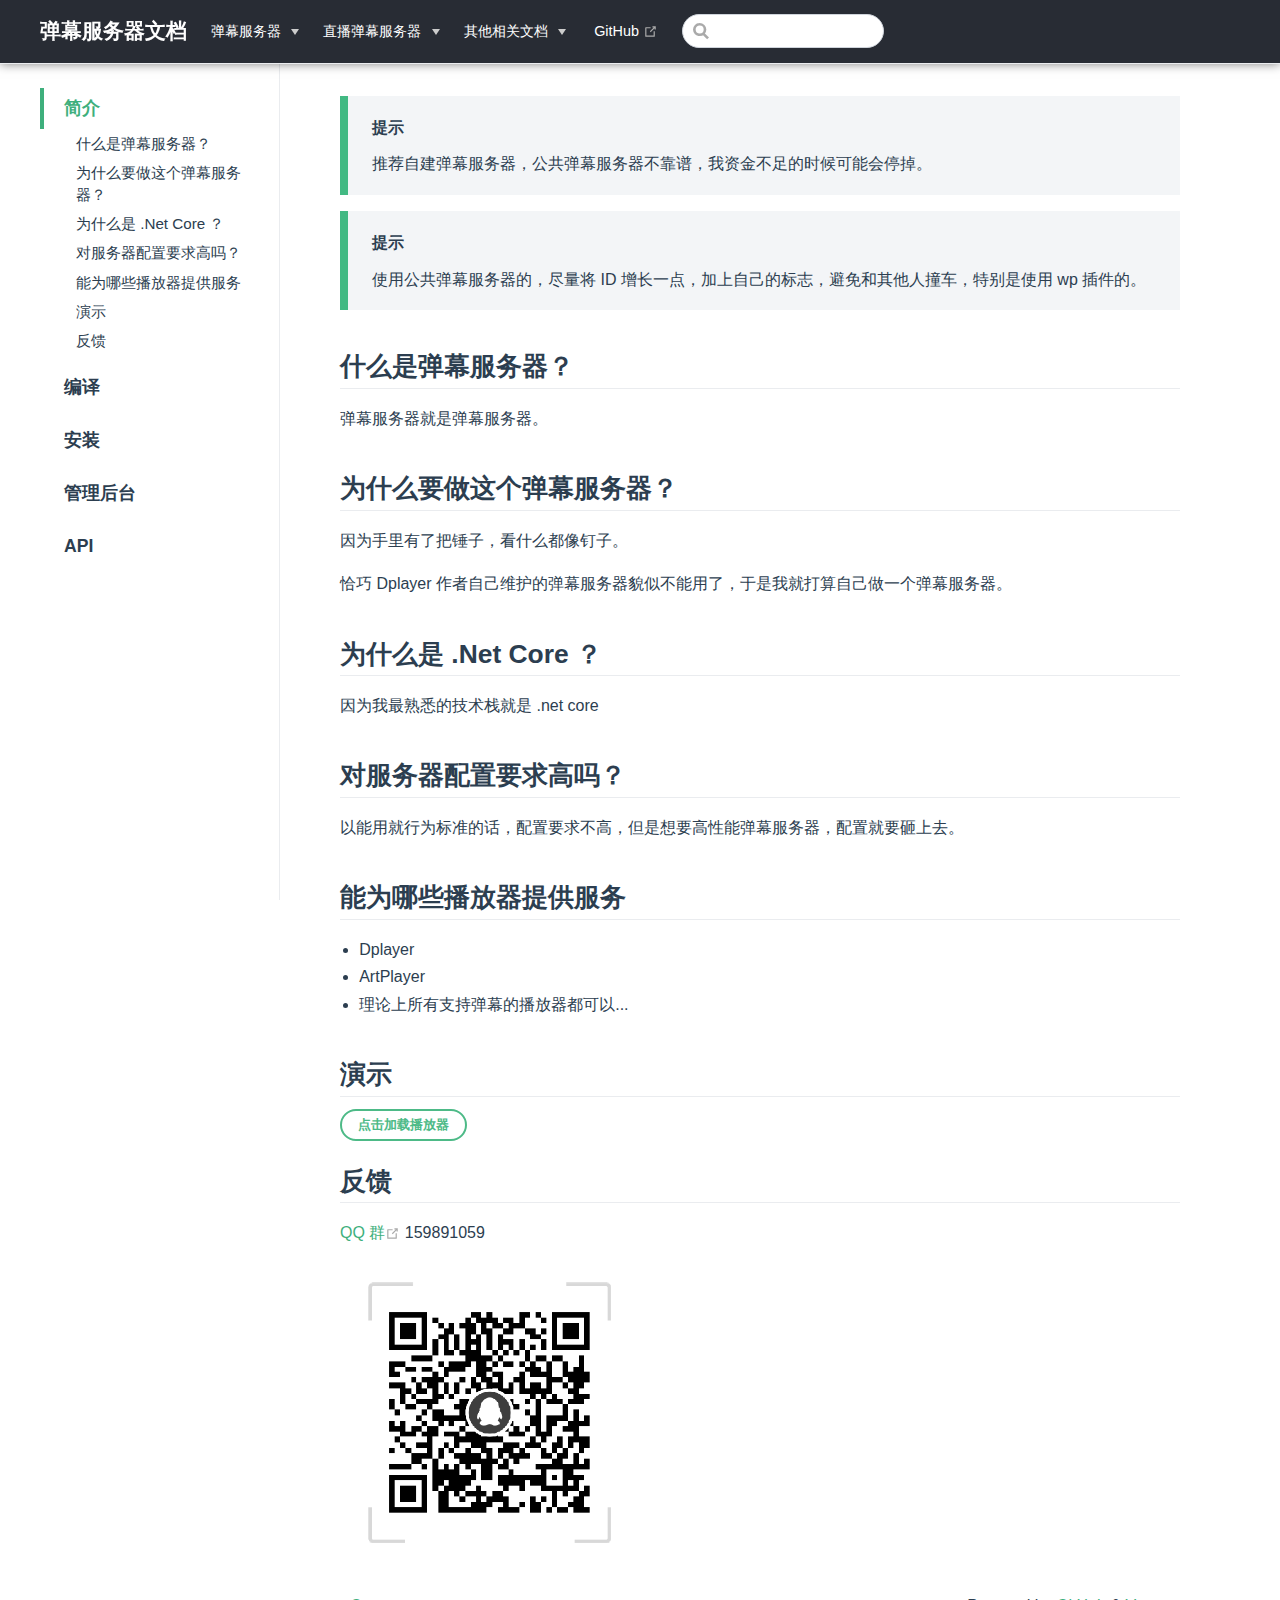
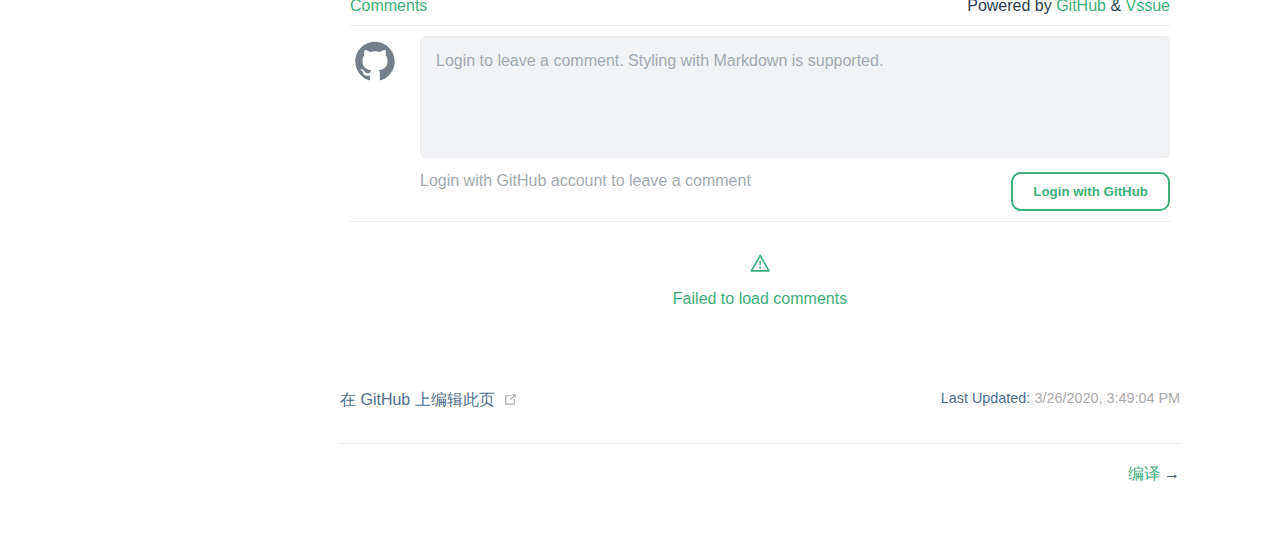
<file: danmu/index.html>
<!DOCTYPE html>
<html lang="en-US">
  <head>
    <meta charset="utf-8">
    <meta name="viewport" content="width=device-width,initial-scale=1">
    <title>简介 | 弹幕服务器文档</title>
    <meta name="description" content="Danmu.Server 弹幕服务器文档">
    <meta name="generator" content="VuePress 1.3.1">
    <link rel="icon" href="/favicon.png">
    
    <link rel="preload" href="/assets/css/0.styles.9aaad053.css" as="style"><link rel="preload" href="/assets/js/app.044b6d44.js" as="script"><link rel="preload" href="/assets/js/3.a4555ad6.js" as="script"><link rel="preload" href="/assets/js/8.705f28dc.js" as="script"><link rel="preload" href="/assets/js/4.b73c36b1.js" as="script"><link rel="prefetch" href="/assets/js/10.29b220e4.js"><link rel="prefetch" href="/assets/js/11.7ca59abe.js"><link rel="prefetch" href="/assets/js/12.73f42aed.js"><link rel="prefetch" href="/assets/js/13.ba0046e8.js"><link rel="prefetch" href="/assets/js/14.7a0109a0.js"><link rel="prefetch" href="/assets/js/15.c3f37ac7.js"><link rel="prefetch" href="/assets/js/16.ab5525b2.js"><link rel="prefetch" href="/assets/js/17.f99894ca.js"><link rel="prefetch" href="/assets/js/18.1f7d3e4f.js"><link rel="prefetch" href="/assets/js/19.3c8f49ad.js"><link rel="prefetch" href="/assets/js/20.335239d6.js"><link rel="prefetch" href="/assets/js/21.06995a8d.js"><link rel="prefetch" href="/assets/js/5.79865d3e.js"><link rel="prefetch" href="/assets/js/6.e4e79ae0.js"><link rel="prefetch" href="/assets/js/7.9766105f.js"><link rel="prefetch" href="/assets/js/9.791594b1.js"><link rel="prefetch" href="/assets/js/vendors~dplayer.c60a2c69.js">
    <link rel="stylesheet" href="/assets/css/0.styles.9aaad053.css">
  </head>
  <body>
    <div id="app" data-server-rendered="true"><div class="theme-container"><header class="navbar"><div class="inner"><div class="sidebar-button"><svg xmlns="http://www.w3.org/2000/svg" aria-hidden="true" role="img" viewBox="0 0 448 512" class="icon"><path fill="currentColor" d="M436 124H12c-6.627 0-12-5.373-12-12V80c0-6.627 5.373-12 12-12h424c6.627 0 12 5.373 12 12v32c0 6.627-5.373 12-12 12zm0 160H12c-6.627 0-12-5.373-12-12v-32c0-6.627 5.373-12 12-12h424c6.627 0 12 5.373 12 12v32c0 6.627-5.373 12-12 12zm0 160H12c-6.627 0-12-5.373-12-12v-32c0-6.627 5.373-12 12-12h424c6.627 0 12 5.373 12 12v32c0 6.627-5.373 12-12 12z"></path></svg></div> <a href="/" class="home-link router-link-active"><!----> <span class="site-name">弹幕服务器文档</span></a> <div class="links"><nav class="nav-links can-hide"><div class="nav-item"><div class="dropdown-wrapper"><a class="dropdown-title"><span class="title">弹幕服务器</span> <span class="arrow right"></span></a> <ul class="nav-dropdown" style="display:none;"><li class="dropdown-item"><!----> <a href="/danmu/" class="nav-link router-link-exact-active router-link-active">简介</a></li><li class="dropdown-item"><!----> <a href="/danmu/make.html" class="nav-link">编译</a></li><li class="dropdown-item"><!----> <a href="/danmu/install.html" class="nav-link">安装</a></li><li class="dropdown-item"><!----> <a href="/danmu/admin.html" class="nav-link">管理</a></li><li class="dropdown-item"><!----> <a href="/danmu/api.html" class="nav-link">API</a></li></ul></div></div><div class="nav-item"><div class="dropdown-wrapper"><a class="dropdown-title"><span class="title">直播弹幕服务器</span> <span class="arrow right"></span></a> <ul class="nav-dropdown" style="display:none;"><li class="dropdown-item"><!----> <a href="/live/" class="nav-link">简介</a></li><li class="dropdown-item"><!----> <a href="/live/install.html" class="nav-link">安装</a></li><li class="dropdown-item"><!----> <a href="/live/api.html" class="nav-link">API</a></li></ul></div></div><div class="nav-item"><div class="dropdown-wrapper"><a class="dropdown-title"><span class="title">其他相关文档</span> <span class="arrow right"></span></a> <ul class="nav-dropdown" style="display:none;"><li class="dropdown-item"><!----> <a href="/other/" class="nav-link">其他文档</a></li><li class="dropdown-item"><!----> <a href="/other/pgsql.html" class="nav-link">PostgreSQL安装</a></li><li class="dropdown-item"><!----> <a href="/other/otherapi.html" class="nav-link">其他API</a></li><li class="dropdown-item"><!----> <a href="/other/fqa.html" class="nav-link">FQA</a></li><li class="dropdown-item"><!----> <a href="/other/sponsors.html" class="nav-link">感谢</a></li></ul></div></div> <a href="https://github.com/MonoLogueChi/Danmu.Server" target="_blank" rel="noopener noreferrer" class="repo-link">
    GitHub
    <svg xmlns="http://www.w3.org/2000/svg" aria-hidden="true" x="0px" y="0px" viewBox="0 0 100 100" width="15" height="15" class="icon outbound"><path fill="currentColor" d="M18.8,85.1h56l0,0c2.2,0,4-1.8,4-4v-32h-8v28h-48v-48h28v-8h-32l0,0c-2.2,0-4,1.8-4,4v56C14.8,83.3,16.6,85.1,18.8,85.1z"></path> <polygon fill="currentColor" points="45.7,48.7 51.3,54.3 77.2,28.5 77.2,37.2 85.2,37.2 85.2,14.9 62.8,14.9 62.8,22.9 71.5,22.9"></polygon></svg></a></nav> <div class="search-box"><input aria-label="Search" autocomplete="off" spellcheck="false" value=""> <!----></div></div></div></header> <div class="sidebar-mask"></div> <div class="docs-layout"><aside class="sidebar"><nav class="nav-links"><div class="nav-item"><div class="dropdown-wrapper"><a class="dropdown-title"><span class="title">弹幕服务器</span> <span class="arrow right"></span></a> <ul class="nav-dropdown" style="display:none;"><li class="dropdown-item"><!----> <a href="/danmu/" class="nav-link router-link-exact-active router-link-active">简介</a></li><li class="dropdown-item"><!----> <a href="/danmu/make.html" class="nav-link">编译</a></li><li class="dropdown-item"><!----> <a href="/danmu/install.html" class="nav-link">安装</a></li><li class="dropdown-item"><!----> <a href="/danmu/admin.html" class="nav-link">管理</a></li><li class="dropdown-item"><!----> <a href="/danmu/api.html" class="nav-link">API</a></li></ul></div></div><div class="nav-item"><div class="dropdown-wrapper"><a class="dropdown-title"><span class="title">直播弹幕服务器</span> <span class="arrow right"></span></a> <ul class="nav-dropdown" style="display:none;"><li class="dropdown-item"><!----> <a href="/live/" class="nav-link">简介</a></li><li class="dropdown-item"><!----> <a href="/live/install.html" class="nav-link">安装</a></li><li class="dropdown-item"><!----> <a href="/live/api.html" class="nav-link">API</a></li></ul></div></div><div class="nav-item"><div class="dropdown-wrapper"><a class="dropdown-title"><span class="title">其他相关文档</span> <span class="arrow right"></span></a> <ul class="nav-dropdown" style="display:none;"><li class="dropdown-item"><!----> <a href="/other/" class="nav-link">其他文档</a></li><li class="dropdown-item"><!----> <a href="/other/pgsql.html" class="nav-link">PostgreSQL安装</a></li><li class="dropdown-item"><!----> <a href="/other/otherapi.html" class="nav-link">其他API</a></li><li class="dropdown-item"><!----> <a href="/other/fqa.html" class="nav-link">FQA</a></li><li class="dropdown-item"><!----> <a href="/other/sponsors.html" class="nav-link">感谢</a></li></ul></div></div> <a href="https://github.com/MonoLogueChi/Danmu.Server" target="_blank" rel="noopener noreferrer" class="repo-link">
    GitHub
    <svg xmlns="http://www.w3.org/2000/svg" aria-hidden="true" x="0px" y="0px" viewBox="0 0 100 100" width="15" height="15" class="icon outbound"><path fill="currentColor" d="M18.8,85.1h56l0,0c2.2,0,4-1.8,4-4v-32h-8v28h-48v-48h28v-8h-32l0,0c-2.2,0-4,1.8-4,4v56C14.8,83.3,16.6,85.1,18.8,85.1z"></path> <polygon fill="currentColor" points="45.7,48.7 51.3,54.3 77.2,28.5 77.2,37.2 85.2,37.2 85.2,14.9 62.8,14.9 62.8,22.9 71.5,22.9"></polygon></svg></a></nav>  <ul class="sidebar-links"><li><a href="/danmu/" class="active sidebar-link">简介</a><ul class="sidebar-sub-headers"><li class="sidebar-sub-header"><a href="/danmu/#什么是弹幕服务器？" class="sidebar-link">什么是弹幕服务器？</a></li><li class="sidebar-sub-header"><a href="/danmu/#为什么要做这个弹幕服务器？" class="sidebar-link">为什么要做这个弹幕服务器？</a></li><li class="sidebar-sub-header"><a href="/danmu/#为什么是-net-core-？" class="sidebar-link">为什么是 .Net Core ？</a></li><li class="sidebar-sub-header"><a href="/danmu/#对服务器配置要求高吗？" class="sidebar-link">对服务器配置要求高吗？</a></li><li class="sidebar-sub-header"><a href="/danmu/#能为哪些播放器提供服务" class="sidebar-link">能为哪些播放器提供服务</a></li><li class="sidebar-sub-header"><a href="/danmu/#演示" class="sidebar-link">演示</a></li><li class="sidebar-sub-header"><a href="/danmu/#反馈" class="sidebar-link">反馈</a></li></ul></li><li><a href="/danmu/make.html" class="sidebar-link">编译</a></li><li><a href="/danmu/install.html" class="sidebar-link">安装</a></li><li><a href="/danmu/admin.html" class="sidebar-link">管理后台</a></li><li><a href="/danmu/api.html" class="sidebar-link">API</a></li></ul> </aside> <main class="page"> <div class="theme-default-content content__default"><div class="custom-block tip"><p class="custom-block-title">提示</p> <p>推荐自建弹幕服务器，公共弹幕服务器不靠谱，我资金不足的时候可能会停掉。</p></div> <div class="custom-block tip"><p class="custom-block-title">提示</p> <p>使用公共弹幕服务器的，尽量将 ID 增长一点，加上自己的标志，避免和其他人撞车，特别是使用 wp 插件的。</p></div> <h2 id="什么是弹幕服务器？"><a href="#什么是弹幕服务器？" class="header-anchor">#</a> 什么是弹幕服务器？</h2> <p>弹幕服务器就是弹幕服务器。</p> <h2 id="为什么要做这个弹幕服务器？"><a href="#为什么要做这个弹幕服务器？" class="header-anchor">#</a> 为什么要做这个弹幕服务器？</h2> <p>因为手里有了把锤子，看什么都像钉子。</p> <p>恰巧 Dplayer 作者自己维护的弹幕服务器貌似不能用了，于是我就打算自己做一个弹幕服务器。</p> <h2 id="为什么是-net-core-？"><a href="#为什么是-net-core-？" class="header-anchor">#</a> 为什么是 .Net Core ？</h2> <p>因为我最熟悉的技术栈就是 .net core</p> <h2 id="对服务器配置要求高吗？"><a href="#对服务器配置要求高吗？" class="header-anchor">#</a> 对服务器配置要求高吗？</h2> <p>以能用就行为标准的话，配置要求不高，但是想要高性能弹幕服务器，配置就要砸上去。</p> <h2 id="能为哪些播放器提供服务"><a href="#能为哪些播放器提供服务" class="header-anchor">#</a> 能为哪些播放器提供服务</h2> <ul><li>Dplayer</li> <li>ArtPlayer</li> <li>理论上所有支持弹幕的播放器都可以...</li></ul> <h2 id="演示"><a href="#演示" class="header-anchor">#</a> 演示</h2> <div class="dplayer" data-v-042a9bb7><button class="btn-show-player" style="display:;" data-v-042a9bb7>点击加载播放器</button> <!----></div> <h2 id="反馈"><a href="#反馈" class="header-anchor">#</a> 反馈</h2> <p><a href="https://shang.qq.com/wpa/qunwpa?idkey=f2a6dba8d97899969101dd29210d972f04febd0ff8cf08ed50dd27790f23c9a9" target="_blank" rel="noopener noreferrer">QQ 群<svg xmlns="http://www.w3.org/2000/svg" aria-hidden="true" x="0px" y="0px" viewBox="0 0 100 100" width="15" height="15" class="icon outbound"><path fill="currentColor" d="M18.8,85.1h56l0,0c2.2,0,4-1.8,4-4v-32h-8v28h-48v-48h28v-8h-32l0,0c-2.2,0-4,1.8-4,4v56C14.8,83.3,16.6,85.1,18.8,85.1z"></path> <polygon fill="currentColor" points="45.7,48.7 51.3,54.3 77.2,28.5 77.2,37.2 85.2,37.2 85.2,14.9 62.8,14.9 62.8,22.9 71.5,22.9"></polygon></svg></a> 159891059</p> <p><img src="[data-uri]" alt="" width="300" height="300"></p> <!----></div> <footer class="page-edit"><div class="edit-link"><a href="https://github.com/MonoLogueChi/Danmu.Server/edit/doc-source/docs/danmu/index.md" target="_blank" rel="noopener noreferrer">在 GitHub 上编辑此页</a> <svg xmlns="http://www.w3.org/2000/svg" aria-hidden="true" x="0px" y="0px" viewBox="0 0 100 100" width="15" height="15" class="icon outbound"><path fill="currentColor" d="M18.8,85.1h56l0,0c2.2,0,4-1.8,4-4v-32h-8v28h-48v-48h28v-8h-32l0,0c-2.2,0-4,1.8-4,4v56C14.8,83.3,16.6,85.1,18.8,85.1z"></path> <polygon fill="currentColor" points="45.7,48.7 51.3,54.3 77.2,28.5 77.2,37.2 85.2,37.2 85.2,14.9 62.8,14.9 62.8,22.9 71.5,22.9"></polygon></svg></div> <div class="last-updated"><span class="prefix">Last Updated: </span> <span class="time">3/26/2020, 3:49:04 PM</span></div></footer> <div class="page-nav"><p class="inner"><!----> <span class="next"><a href="/danmu/make.html">
          编译
        </a>
        →
      </span></p></div> </main></div></div><div class="global-ui"><!----></div></div>
    <script src="/assets/js/app.044b6d44.js" defer></script><script src="/assets/js/3.a4555ad6.js" defer></script><script src="/assets/js/8.705f28dc.js" defer></script><script src="/assets/js/4.b73c36b1.js" defer></script>
  </body>
</html>
</file>
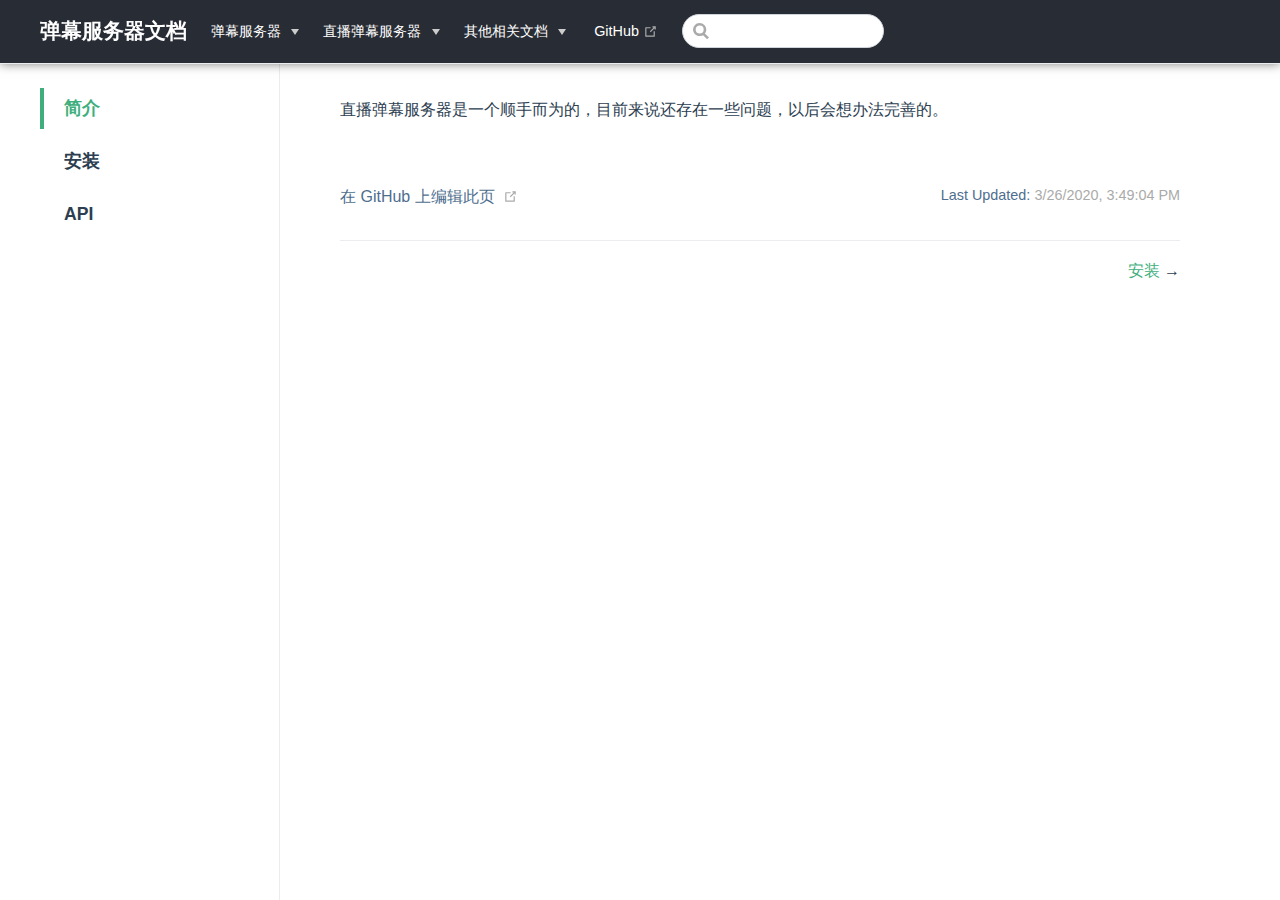
<file: live/index.html>
<!DOCTYPE html>
<html lang="en-US">
  <head>
    <meta charset="utf-8">
    <meta name="viewport" content="width=device-width,initial-scale=1">
    <title>简介 | 弹幕服务器文档</title>
    <meta name="description" content="Danmu.Server 弹幕服务器文档">
    <meta name="generator" content="VuePress 1.3.1">
    <link rel="icon" href="/favicon.png">
    
    <link rel="preload" href="/assets/css/0.styles.9aaad053.css" as="style"><link rel="preload" href="/assets/js/app.044b6d44.js" as="script"><link rel="preload" href="/assets/js/3.a4555ad6.js" as="script"><link rel="preload" href="/assets/js/16.ab5525b2.js" as="script"><link rel="prefetch" href="/assets/js/10.29b220e4.js"><link rel="prefetch" href="/assets/js/11.7ca59abe.js"><link rel="prefetch" href="/assets/js/12.73f42aed.js"><link rel="prefetch" href="/assets/js/13.ba0046e8.js"><link rel="prefetch" href="/assets/js/14.7a0109a0.js"><link rel="prefetch" href="/assets/js/15.c3f37ac7.js"><link rel="prefetch" href="/assets/js/17.f99894ca.js"><link rel="prefetch" href="/assets/js/18.1f7d3e4f.js"><link rel="prefetch" href="/assets/js/19.3c8f49ad.js"><link rel="prefetch" href="/assets/js/20.335239d6.js"><link rel="prefetch" href="/assets/js/21.06995a8d.js"><link rel="prefetch" href="/assets/js/4.b73c36b1.js"><link rel="prefetch" href="/assets/js/5.79865d3e.js"><link rel="prefetch" href="/assets/js/6.e4e79ae0.js"><link rel="prefetch" href="/assets/js/7.9766105f.js"><link rel="prefetch" href="/assets/js/8.705f28dc.js"><link rel="prefetch" href="/assets/js/9.791594b1.js"><link rel="prefetch" href="/assets/js/vendors~dplayer.c60a2c69.js">
    <link rel="stylesheet" href="/assets/css/0.styles.9aaad053.css">
  </head>
  <body>
    <div id="app" data-server-rendered="true"><div class="theme-container"><header class="navbar"><div class="inner"><div class="sidebar-button"><svg xmlns="http://www.w3.org/2000/svg" aria-hidden="true" role="img" viewBox="0 0 448 512" class="icon"><path fill="currentColor" d="M436 124H12c-6.627 0-12-5.373-12-12V80c0-6.627 5.373-12 12-12h424c6.627 0 12 5.373 12 12v32c0 6.627-5.373 12-12 12zm0 160H12c-6.627 0-12-5.373-12-12v-32c0-6.627 5.373-12 12-12h424c6.627 0 12 5.373 12 12v32c0 6.627-5.373 12-12 12zm0 160H12c-6.627 0-12-5.373-12-12v-32c0-6.627 5.373-12 12-12h424c6.627 0 12 5.373 12 12v32c0 6.627-5.373 12-12 12z"></path></svg></div> <a href="/" class="home-link router-link-active"><!----> <span class="site-name">弹幕服务器文档</span></a> <div class="links"><nav class="nav-links can-hide"><div class="nav-item"><div class="dropdown-wrapper"><a class="dropdown-title"><span class="title">弹幕服务器</span> <span class="arrow right"></span></a> <ul class="nav-dropdown" style="display:none;"><li class="dropdown-item"><!----> <a href="/danmu/" class="nav-link">简介</a></li><li class="dropdown-item"><!----> <a href="/danmu/make.html" class="nav-link">编译</a></li><li class="dropdown-item"><!----> <a href="/danmu/install.html" class="nav-link">安装</a></li><li class="dropdown-item"><!----> <a href="/danmu/admin.html" class="nav-link">管理</a></li><li class="dropdown-item"><!----> <a href="/danmu/api.html" class="nav-link">API</a></li></ul></div></div><div class="nav-item"><div class="dropdown-wrapper"><a class="dropdown-title"><span class="title">直播弹幕服务器</span> <span class="arrow right"></span></a> <ul class="nav-dropdown" style="display:none;"><li class="dropdown-item"><!----> <a href="/live/" class="nav-link router-link-exact-active router-link-active">简介</a></li><li class="dropdown-item"><!----> <a href="/live/install.html" class="nav-link">安装</a></li><li class="dropdown-item"><!----> <a href="/live/api.html" class="nav-link">API</a></li></ul></div></div><div class="nav-item"><div class="dropdown-wrapper"><a class="dropdown-title"><span class="title">其他相关文档</span> <span class="arrow right"></span></a> <ul class="nav-dropdown" style="display:none;"><li class="dropdown-item"><!----> <a href="/other/" class="nav-link">其他文档</a></li><li class="dropdown-item"><!----> <a href="/other/pgsql.html" class="nav-link">PostgreSQL安装</a></li><li class="dropdown-item"><!----> <a href="/other/otherapi.html" class="nav-link">其他API</a></li><li class="dropdown-item"><!----> <a href="/other/fqa.html" class="nav-link">FQA</a></li><li class="dropdown-item"><!----> <a href="/other/sponsors.html" class="nav-link">感谢</a></li></ul></div></div> <a href="https://github.com/MonoLogueChi/Danmu.Server" target="_blank" rel="noopener noreferrer" class="repo-link">
    GitHub
    <svg xmlns="http://www.w3.org/2000/svg" aria-hidden="true" x="0px" y="0px" viewBox="0 0 100 100" width="15" height="15" class="icon outbound"><path fill="currentColor" d="M18.8,85.1h56l0,0c2.2,0,4-1.8,4-4v-32h-8v28h-48v-48h28v-8h-32l0,0c-2.2,0-4,1.8-4,4v56C14.8,83.3,16.6,85.1,18.8,85.1z"></path> <polygon fill="currentColor" points="45.7,48.7 51.3,54.3 77.2,28.5 77.2,37.2 85.2,37.2 85.2,14.9 62.8,14.9 62.8,22.9 71.5,22.9"></polygon></svg></a></nav> <div class="search-box"><input aria-label="Search" autocomplete="off" spellcheck="false" value=""> <!----></div></div></div></header> <div class="sidebar-mask"></div> <div class="docs-layout"><aside class="sidebar"><nav class="nav-links"><div class="nav-item"><div class="dropdown-wrapper"><a class="dropdown-title"><span class="title">弹幕服务器</span> <span class="arrow right"></span></a> <ul class="nav-dropdown" style="display:none;"><li class="dropdown-item"><!----> <a href="/danmu/" class="nav-link">简介</a></li><li class="dropdown-item"><!----> <a href="/danmu/make.html" class="nav-link">编译</a></li><li class="dropdown-item"><!----> <a href="/danmu/install.html" class="nav-link">安装</a></li><li class="dropdown-item"><!----> <a href="/danmu/admin.html" class="nav-link">管理</a></li><li class="dropdown-item"><!----> <a href="/danmu/api.html" class="nav-link">API</a></li></ul></div></div><div class="nav-item"><div class="dropdown-wrapper"><a class="dropdown-title"><span class="title">直播弹幕服务器</span> <span class="arrow right"></span></a> <ul class="nav-dropdown" style="display:none;"><li class="dropdown-item"><!----> <a href="/live/" class="nav-link router-link-exact-active router-link-active">简介</a></li><li class="dropdown-item"><!----> <a href="/live/install.html" class="nav-link">安装</a></li><li class="dropdown-item"><!----> <a href="/live/api.html" class="nav-link">API</a></li></ul></div></div><div class="nav-item"><div class="dropdown-wrapper"><a class="dropdown-title"><span class="title">其他相关文档</span> <span class="arrow right"></span></a> <ul class="nav-dropdown" style="display:none;"><li class="dropdown-item"><!----> <a href="/other/" class="nav-link">其他文档</a></li><li class="dropdown-item"><!----> <a href="/other/pgsql.html" class="nav-link">PostgreSQL安装</a></li><li class="dropdown-item"><!----> <a href="/other/otherapi.html" class="nav-link">其他API</a></li><li class="dropdown-item"><!----> <a href="/other/fqa.html" class="nav-link">FQA</a></li><li class="dropdown-item"><!----> <a href="/other/sponsors.html" class="nav-link">感谢</a></li></ul></div></div> <a href="https://github.com/MonoLogueChi/Danmu.Server" target="_blank" rel="noopener noreferrer" class="repo-link">
    GitHub
    <svg xmlns="http://www.w3.org/2000/svg" aria-hidden="true" x="0px" y="0px" viewBox="0 0 100 100" width="15" height="15" class="icon outbound"><path fill="currentColor" d="M18.8,85.1h56l0,0c2.2,0,4-1.8,4-4v-32h-8v28h-48v-48h28v-8h-32l0,0c-2.2,0-4,1.8-4,4v56C14.8,83.3,16.6,85.1,18.8,85.1z"></path> <polygon fill="currentColor" points="45.7,48.7 51.3,54.3 77.2,28.5 77.2,37.2 85.2,37.2 85.2,14.9 62.8,14.9 62.8,22.9 71.5,22.9"></polygon></svg></a></nav>  <ul class="sidebar-links"><li><a href="/live/" class="active sidebar-link">简介</a></li><li><a href="/live/install.html" class="sidebar-link">安装</a></li><li><a href="/live/api.html" class="sidebar-link">API</a></li></ul> </aside> <main class="page"> <div class="theme-default-content content__default"><p>直播弹幕服务器是一个顺手而为的，目前来说还存在一些问题，以后会想办法完善的。</p></div> <footer class="page-edit"><div class="edit-link"><a href="https://github.com/MonoLogueChi/Danmu.Server/edit/doc-source/docs/live/index.md" target="_blank" rel="noopener noreferrer">在 GitHub 上编辑此页</a> <svg xmlns="http://www.w3.org/2000/svg" aria-hidden="true" x="0px" y="0px" viewBox="0 0 100 100" width="15" height="15" class="icon outbound"><path fill="currentColor" d="M18.8,85.1h56l0,0c2.2,0,4-1.8,4-4v-32h-8v28h-48v-48h28v-8h-32l0,0c-2.2,0-4,1.8-4,4v56C14.8,83.3,16.6,85.1,18.8,85.1z"></path> <polygon fill="currentColor" points="45.7,48.7 51.3,54.3 77.2,28.5 77.2,37.2 85.2,37.2 85.2,14.9 62.8,14.9 62.8,22.9 71.5,22.9"></polygon></svg></div> <div class="last-updated"><span class="prefix">Last Updated: </span> <span class="time">3/26/2020, 3:49:04 PM</span></div></footer> <div class="page-nav"><p class="inner"><!----> <span class="next"><a href="/live/install.html">
          安装
        </a>
        →
      </span></p></div> </main></div></div><div class="global-ui"><!----></div></div>
    <script src="/assets/js/app.044b6d44.js" defer></script><script src="/assets/js/3.a4555ad6.js" defer></script><script src="/assets/js/16.ab5525b2.js" defer></script>
  </body>
</html>
</file>
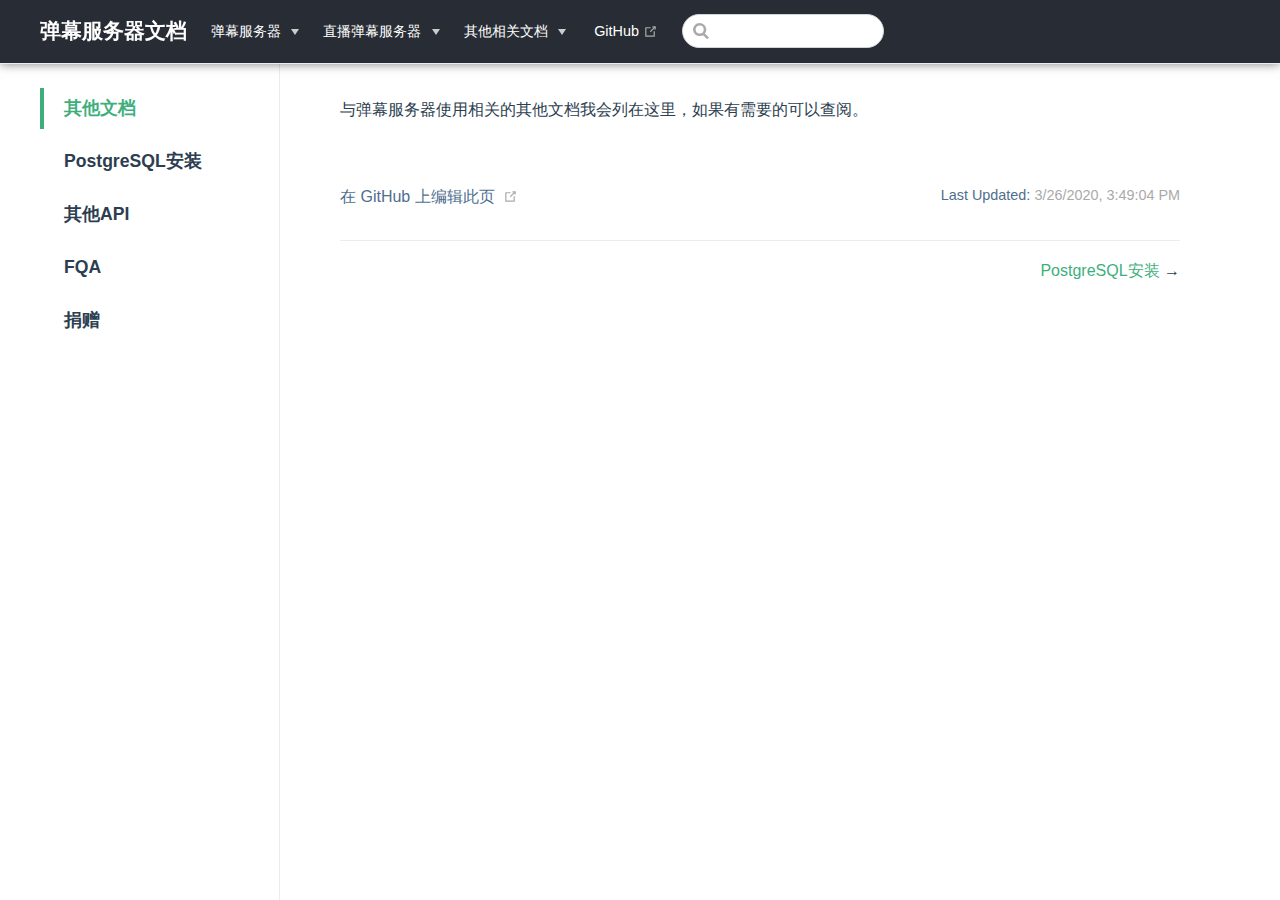
<file: other/index.html>
<!DOCTYPE html>
<html lang="en-US">
  <head>
    <meta charset="utf-8">
    <meta name="viewport" content="width=device-width,initial-scale=1">
    <title>其他文档 | 弹幕服务器文档</title>
    <meta name="description" content="Danmu.Server 弹幕服务器文档">
    <meta name="generator" content="VuePress 1.3.1">
    <link rel="icon" href="/favicon.png">
    
    <link rel="preload" href="/assets/css/0.styles.9aaad053.css" as="style"><link rel="preload" href="/assets/js/app.044b6d44.js" as="script"><link rel="preload" href="/assets/js/3.a4555ad6.js" as="script"><link rel="preload" href="/assets/js/19.3c8f49ad.js" as="script"><link rel="prefetch" href="/assets/js/10.29b220e4.js"><link rel="prefetch" href="/assets/js/11.7ca59abe.js"><link rel="prefetch" href="/assets/js/12.73f42aed.js"><link rel="prefetch" href="/assets/js/13.ba0046e8.js"><link rel="prefetch" href="/assets/js/14.7a0109a0.js"><link rel="prefetch" href="/assets/js/15.c3f37ac7.js"><link rel="prefetch" href="/assets/js/16.ab5525b2.js"><link rel="prefetch" href="/assets/js/17.f99894ca.js"><link rel="prefetch" href="/assets/js/18.1f7d3e4f.js"><link rel="prefetch" href="/assets/js/20.335239d6.js"><link rel="prefetch" href="/assets/js/21.06995a8d.js"><link rel="prefetch" href="/assets/js/4.b73c36b1.js"><link rel="prefetch" href="/assets/js/5.79865d3e.js"><link rel="prefetch" href="/assets/js/6.e4e79ae0.js"><link rel="prefetch" href="/assets/js/7.9766105f.js"><link rel="prefetch" href="/assets/js/8.705f28dc.js"><link rel="prefetch" href="/assets/js/9.791594b1.js"><link rel="prefetch" href="/assets/js/vendors~dplayer.c60a2c69.js">
    <link rel="stylesheet" href="/assets/css/0.styles.9aaad053.css">
  </head>
  <body>
    <div id="app" data-server-rendered="true"><div class="theme-container"><header class="navbar"><div class="inner"><div class="sidebar-button"><svg xmlns="http://www.w3.org/2000/svg" aria-hidden="true" role="img" viewBox="0 0 448 512" class="icon"><path fill="currentColor" d="M436 124H12c-6.627 0-12-5.373-12-12V80c0-6.627 5.373-12 12-12h424c6.627 0 12 5.373 12 12v32c0 6.627-5.373 12-12 12zm0 160H12c-6.627 0-12-5.373-12-12v-32c0-6.627 5.373-12 12-12h424c6.627 0 12 5.373 12 12v32c0 6.627-5.373 12-12 12zm0 160H12c-6.627 0-12-5.373-12-12v-32c0-6.627 5.373-12 12-12h424c6.627 0 12 5.373 12 12v32c0 6.627-5.373 12-12 12z"></path></svg></div> <a href="/" class="home-link router-link-active"><!----> <span class="site-name">弹幕服务器文档</span></a> <div class="links"><nav class="nav-links can-hide"><div class="nav-item"><div class="dropdown-wrapper"><a class="dropdown-title"><span class="title">弹幕服务器</span> <span class="arrow right"></span></a> <ul class="nav-dropdown" style="display:none;"><li class="dropdown-item"><!----> <a href="/danmu/" class="nav-link">简介</a></li><li class="dropdown-item"><!----> <a href="/danmu/make.html" class="nav-link">编译</a></li><li class="dropdown-item"><!----> <a href="/danmu/install.html" class="nav-link">安装</a></li><li class="dropdown-item"><!----> <a href="/danmu/admin.html" class="nav-link">管理</a></li><li class="dropdown-item"><!----> <a href="/danmu/api.html" class="nav-link">API</a></li></ul></div></div><div class="nav-item"><div class="dropdown-wrapper"><a class="dropdown-title"><span class="title">直播弹幕服务器</span> <span class="arrow right"></span></a> <ul class="nav-dropdown" style="display:none;"><li class="dropdown-item"><!----> <a href="/live/" class="nav-link">简介</a></li><li class="dropdown-item"><!----> <a href="/live/install.html" class="nav-link">安装</a></li><li class="dropdown-item"><!----> <a href="/live/api.html" class="nav-link">API</a></li></ul></div></div><div class="nav-item"><div class="dropdown-wrapper"><a class="dropdown-title"><span class="title">其他相关文档</span> <span class="arrow right"></span></a> <ul class="nav-dropdown" style="display:none;"><li class="dropdown-item"><!----> <a href="/other/" class="nav-link router-link-exact-active router-link-active">其他文档</a></li><li class="dropdown-item"><!----> <a href="/other/pgsql.html" class="nav-link">PostgreSQL安装</a></li><li class="dropdown-item"><!----> <a href="/other/otherapi.html" class="nav-link">其他API</a></li><li class="dropdown-item"><!----> <a href="/other/fqa.html" class="nav-link">FQA</a></li><li class="dropdown-item"><!----> <a href="/other/sponsors.html" class="nav-link">感谢</a></li></ul></div></div> <a href="https://github.com/MonoLogueChi/Danmu.Server" target="_blank" rel="noopener noreferrer" class="repo-link">
    GitHub
    <svg xmlns="http://www.w3.org/2000/svg" aria-hidden="true" x="0px" y="0px" viewBox="0 0 100 100" width="15" height="15" class="icon outbound"><path fill="currentColor" d="M18.8,85.1h56l0,0c2.2,0,4-1.8,4-4v-32h-8v28h-48v-48h28v-8h-32l0,0c-2.2,0-4,1.8-4,4v56C14.8,83.3,16.6,85.1,18.8,85.1z"></path> <polygon fill="currentColor" points="45.7,48.7 51.3,54.3 77.2,28.5 77.2,37.2 85.2,37.2 85.2,14.9 62.8,14.9 62.8,22.9 71.5,22.9"></polygon></svg></a></nav> <div class="search-box"><input aria-label="Search" autocomplete="off" spellcheck="false" value=""> <!----></div></div></div></header> <div class="sidebar-mask"></div> <div class="docs-layout"><aside class="sidebar"><nav class="nav-links"><div class="nav-item"><div class="dropdown-wrapper"><a class="dropdown-title"><span class="title">弹幕服务器</span> <span class="arrow right"></span></a> <ul class="nav-dropdown" style="display:none;"><li class="dropdown-item"><!----> <a href="/danmu/" class="nav-link">简介</a></li><li class="dropdown-item"><!----> <a href="/danmu/make.html" class="nav-link">编译</a></li><li class="dropdown-item"><!----> <a href="/danmu/install.html" class="nav-link">安装</a></li><li class="dropdown-item"><!----> <a href="/danmu/admin.html" class="nav-link">管理</a></li><li class="dropdown-item"><!----> <a href="/danmu/api.html" class="nav-link">API</a></li></ul></div></div><div class="nav-item"><div class="dropdown-wrapper"><a class="dropdown-title"><span class="title">直播弹幕服务器</span> <span class="arrow right"></span></a> <ul class="nav-dropdown" style="display:none;"><li class="dropdown-item"><!----> <a href="/live/" class="nav-link">简介</a></li><li class="dropdown-item"><!----> <a href="/live/install.html" class="nav-link">安装</a></li><li class="dropdown-item"><!----> <a href="/live/api.html" class="nav-link">API</a></li></ul></div></div><div class="nav-item"><div class="dropdown-wrapper"><a class="dropdown-title"><span class="title">其他相关文档</span> <span class="arrow right"></span></a> <ul class="nav-dropdown" style="display:none;"><li class="dropdown-item"><!----> <a href="/other/" class="nav-link router-link-exact-active router-link-active">其他文档</a></li><li class="dropdown-item"><!----> <a href="/other/pgsql.html" class="nav-link">PostgreSQL安装</a></li><li class="dropdown-item"><!----> <a href="/other/otherapi.html" class="nav-link">其他API</a></li><li class="dropdown-item"><!----> <a href="/other/fqa.html" class="nav-link">FQA</a></li><li class="dropdown-item"><!----> <a href="/other/sponsors.html" class="nav-link">感谢</a></li></ul></div></div> <a href="https://github.com/MonoLogueChi/Danmu.Server" target="_blank" rel="noopener noreferrer" class="repo-link">
    GitHub
    <svg xmlns="http://www.w3.org/2000/svg" aria-hidden="true" x="0px" y="0px" viewBox="0 0 100 100" width="15" height="15" class="icon outbound"><path fill="currentColor" d="M18.8,85.1h56l0,0c2.2,0,4-1.8,4-4v-32h-8v28h-48v-48h28v-8h-32l0,0c-2.2,0-4,1.8-4,4v56C14.8,83.3,16.6,85.1,18.8,85.1z"></path> <polygon fill="currentColor" points="45.7,48.7 51.3,54.3 77.2,28.5 77.2,37.2 85.2,37.2 85.2,14.9 62.8,14.9 62.8,22.9 71.5,22.9"></polygon></svg></a></nav>  <ul class="sidebar-links"><li><a href="/other/" class="active sidebar-link">其他文档</a></li><li><a href="/other/pgsql.html" class="sidebar-link">PostgreSQL安装</a></li><li><a href="/other/otherapi.html" class="sidebar-link">其他API</a></li><li><a href="/other/fqa.html" class="sidebar-link">FQA</a></li><li><a href="/other/sponsors.html" class="sidebar-link">捐赠</a></li></ul> </aside> <main class="page"> <div class="theme-default-content content__default"><p>与弹幕服务器使用相关的其他文档我会列在这里，如果有需要的可以查阅。</p></div> <footer class="page-edit"><div class="edit-link"><a href="https://github.com/MonoLogueChi/Danmu.Server/edit/doc-source/docs/other/index.md" target="_blank" rel="noopener noreferrer">在 GitHub 上编辑此页</a> <svg xmlns="http://www.w3.org/2000/svg" aria-hidden="true" x="0px" y="0px" viewBox="0 0 100 100" width="15" height="15" class="icon outbound"><path fill="currentColor" d="M18.8,85.1h56l0,0c2.2,0,4-1.8,4-4v-32h-8v28h-48v-48h28v-8h-32l0,0c-2.2,0-4,1.8-4,4v56C14.8,83.3,16.6,85.1,18.8,85.1z"></path> <polygon fill="currentColor" points="45.7,48.7 51.3,54.3 77.2,28.5 77.2,37.2 85.2,37.2 85.2,14.9 62.8,14.9 62.8,22.9 71.5,22.9"></polygon></svg></div> <div class="last-updated"><span class="prefix">Last Updated: </span> <span class="time">3/26/2020, 3:49:04 PM</span></div></footer> <div class="page-nav"><p class="inner"><!----> <span class="next"><a href="/other/pgsql.html">
          PostgreSQL安装
        </a>
        →
      </span></p></div> </main></div></div><div class="global-ui"><!----></div></div>
    <script src="/assets/js/app.044b6d44.js" defer></script><script src="/assets/js/3.a4555ad6.js" defer></script><script src="/assets/js/19.3c8f49ad.js" defer></script>
  </body>
</html>
</file>
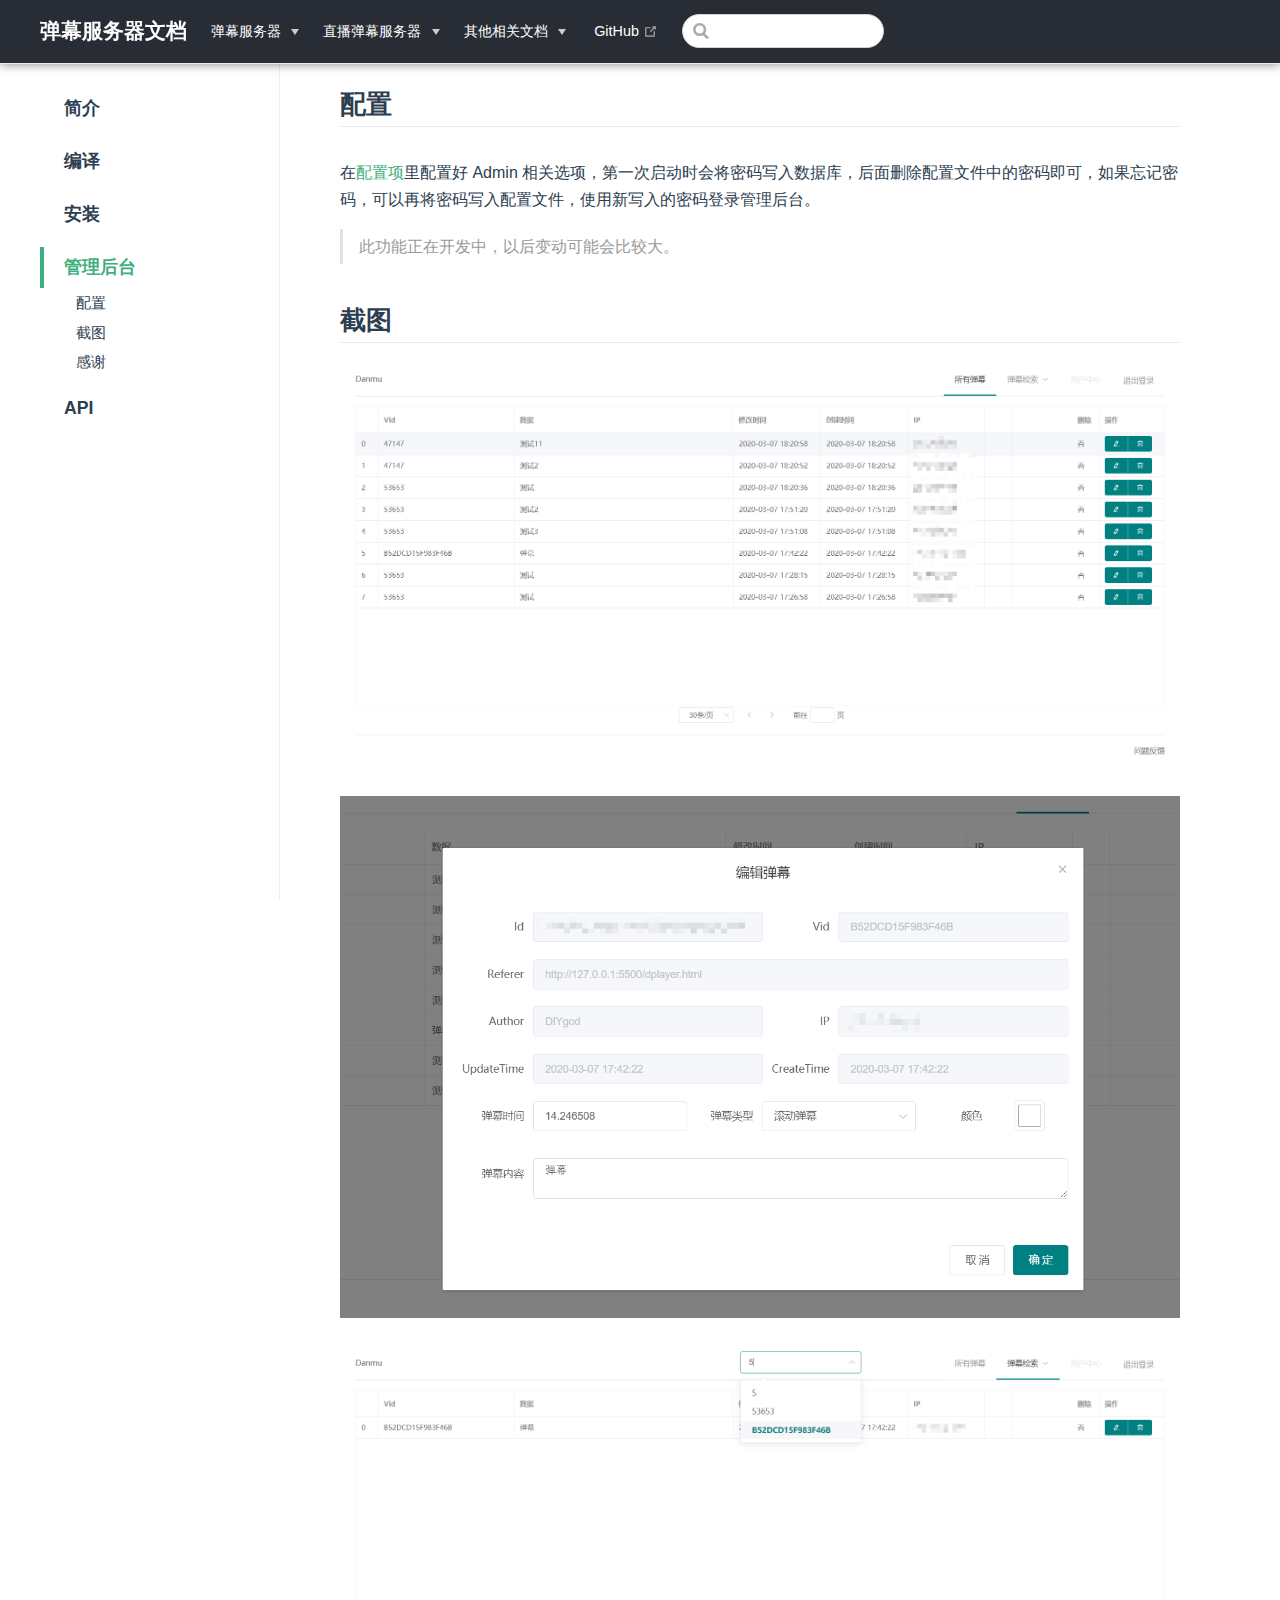
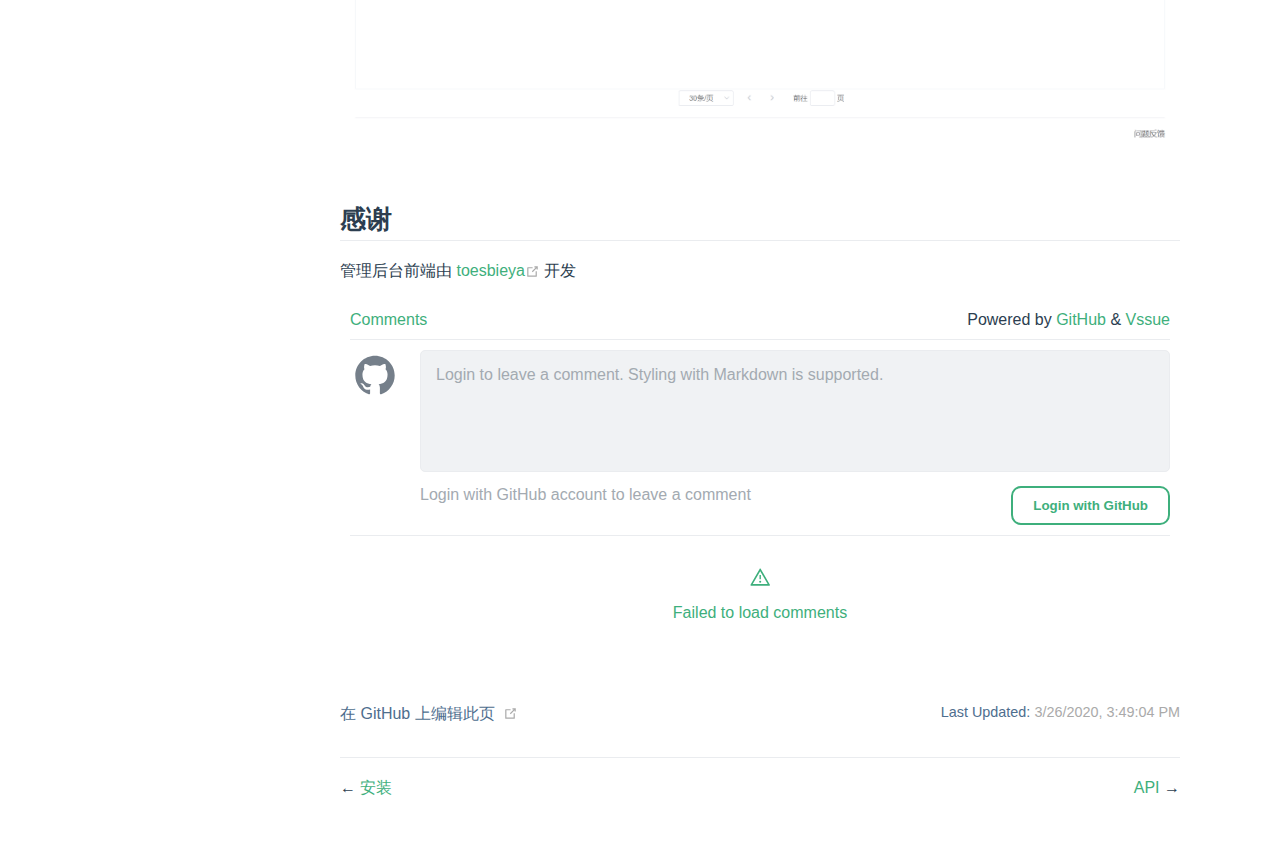
<file: danmu/admin.html>
<!DOCTYPE html>
<html lang="en-US">
  <head>
    <meta charset="utf-8">
    <meta name="viewport" content="width=device-width,initial-scale=1">
    <title>管理后台 | 弹幕服务器文档</title>
    <meta name="description" content="Danmu.Server 弹幕服务器文档">
    <meta name="generator" content="VuePress 1.3.1">
    <link rel="icon" href="/favicon.png">
    
    <link rel="preload" href="/assets/css/0.styles.9aaad053.css" as="style"><link rel="preload" href="/assets/js/app.044b6d44.js" as="script"><link rel="preload" href="/assets/js/3.a4555ad6.js" as="script"><link rel="preload" href="/assets/js/6.e4e79ae0.js" as="script"><link rel="prefetch" href="/assets/js/10.29b220e4.js"><link rel="prefetch" href="/assets/js/11.7ca59abe.js"><link rel="prefetch" href="/assets/js/12.73f42aed.js"><link rel="prefetch" href="/assets/js/13.ba0046e8.js"><link rel="prefetch" href="/assets/js/14.7a0109a0.js"><link rel="prefetch" href="/assets/js/15.c3f37ac7.js"><link rel="prefetch" href="/assets/js/16.ab5525b2.js"><link rel="prefetch" href="/assets/js/17.f99894ca.js"><link rel="prefetch" href="/assets/js/18.1f7d3e4f.js"><link rel="prefetch" href="/assets/js/19.3c8f49ad.js"><link rel="prefetch" href="/assets/js/20.335239d6.js"><link rel="prefetch" href="/assets/js/21.06995a8d.js"><link rel="prefetch" href="/assets/js/4.b73c36b1.js"><link rel="prefetch" href="/assets/js/5.79865d3e.js"><link rel="prefetch" href="/assets/js/7.9766105f.js"><link rel="prefetch" href="/assets/js/8.705f28dc.js"><link rel="prefetch" href="/assets/js/9.791594b1.js"><link rel="prefetch" href="/assets/js/vendors~dplayer.c60a2c69.js">
    <link rel="stylesheet" href="/assets/css/0.styles.9aaad053.css">
  </head>
  <body>
    <div id="app" data-server-rendered="true"><div class="theme-container"><header class="navbar"><div class="inner"><div class="sidebar-button"><svg xmlns="http://www.w3.org/2000/svg" aria-hidden="true" role="img" viewBox="0 0 448 512" class="icon"><path fill="currentColor" d="M436 124H12c-6.627 0-12-5.373-12-12V80c0-6.627 5.373-12 12-12h424c6.627 0 12 5.373 12 12v32c0 6.627-5.373 12-12 12zm0 160H12c-6.627 0-12-5.373-12-12v-32c0-6.627 5.373-12 12-12h424c6.627 0 12 5.373 12 12v32c0 6.627-5.373 12-12 12zm0 160H12c-6.627 0-12-5.373-12-12v-32c0-6.627 5.373-12 12-12h424c6.627 0 12 5.373 12 12v32c0 6.627-5.373 12-12 12z"></path></svg></div> <a href="/" class="home-link router-link-active"><!----> <span class="site-name">弹幕服务器文档</span></a> <div class="links"><nav class="nav-links can-hide"><div class="nav-item"><div class="dropdown-wrapper"><a class="dropdown-title"><span class="title">弹幕服务器</span> <span class="arrow right"></span></a> <ul class="nav-dropdown" style="display:none;"><li class="dropdown-item"><!----> <a href="/danmu/" class="nav-link router-link-active">简介</a></li><li class="dropdown-item"><!----> <a href="/danmu/make.html" class="nav-link">编译</a></li><li class="dropdown-item"><!----> <a href="/danmu/install.html" class="nav-link">安装</a></li><li class="dropdown-item"><!----> <a href="/danmu/admin.html" class="nav-link router-link-exact-active router-link-active">管理</a></li><li class="dropdown-item"><!----> <a href="/danmu/api.html" class="nav-link">API</a></li></ul></div></div><div class="nav-item"><div class="dropdown-wrapper"><a class="dropdown-title"><span class="title">直播弹幕服务器</span> <span class="arrow right"></span></a> <ul class="nav-dropdown" style="display:none;"><li class="dropdown-item"><!----> <a href="/live/" class="nav-link">简介</a></li><li class="dropdown-item"><!----> <a href="/live/install.html" class="nav-link">安装</a></li><li class="dropdown-item"><!----> <a href="/live/api.html" class="nav-link">API</a></li></ul></div></div><div class="nav-item"><div class="dropdown-wrapper"><a class="dropdown-title"><span class="title">其他相关文档</span> <span class="arrow right"></span></a> <ul class="nav-dropdown" style="display:none;"><li class="dropdown-item"><!----> <a href="/other/" class="nav-link">其他文档</a></li><li class="dropdown-item"><!----> <a href="/other/pgsql.html" class="nav-link">PostgreSQL安装</a></li><li class="dropdown-item"><!----> <a href="/other/otherapi.html" class="nav-link">其他API</a></li><li class="dropdown-item"><!----> <a href="/other/fqa.html" class="nav-link">FQA</a></li><li class="dropdown-item"><!----> <a href="/other/sponsors.html" class="nav-link">感谢</a></li></ul></div></div> <a href="https://github.com/MonoLogueChi/Danmu.Server" target="_blank" rel="noopener noreferrer" class="repo-link">
    GitHub
    <svg xmlns="http://www.w3.org/2000/svg" aria-hidden="true" x="0px" y="0px" viewBox="0 0 100 100" width="15" height="15" class="icon outbound"><path fill="currentColor" d="M18.8,85.1h56l0,0c2.2,0,4-1.8,4-4v-32h-8v28h-48v-48h28v-8h-32l0,0c-2.2,0-4,1.8-4,4v56C14.8,83.3,16.6,85.1,18.8,85.1z"></path> <polygon fill="currentColor" points="45.7,48.7 51.3,54.3 77.2,28.5 77.2,37.2 85.2,37.2 85.2,14.9 62.8,14.9 62.8,22.9 71.5,22.9"></polygon></svg></a></nav> <div class="search-box"><input aria-label="Search" autocomplete="off" spellcheck="false" value=""> <!----></div></div></div></header> <div class="sidebar-mask"></div> <div class="docs-layout"><aside class="sidebar"><nav class="nav-links"><div class="nav-item"><div class="dropdown-wrapper"><a class="dropdown-title"><span class="title">弹幕服务器</span> <span class="arrow right"></span></a> <ul class="nav-dropdown" style="display:none;"><li class="dropdown-item"><!----> <a href="/danmu/" class="nav-link router-link-active">简介</a></li><li class="dropdown-item"><!----> <a href="/danmu/make.html" class="nav-link">编译</a></li><li class="dropdown-item"><!----> <a href="/danmu/install.html" class="nav-link">安装</a></li><li class="dropdown-item"><!----> <a href="/danmu/admin.html" class="nav-link router-link-exact-active router-link-active">管理</a></li><li class="dropdown-item"><!----> <a href="/danmu/api.html" class="nav-link">API</a></li></ul></div></div><div class="nav-item"><div class="dropdown-wrapper"><a class="dropdown-title"><span class="title">直播弹幕服务器</span> <span class="arrow right"></span></a> <ul class="nav-dropdown" style="display:none;"><li class="dropdown-item"><!----> <a href="/live/" class="nav-link">简介</a></li><li class="dropdown-item"><!----> <a href="/live/install.html" class="nav-link">安装</a></li><li class="dropdown-item"><!----> <a href="/live/api.html" class="nav-link">API</a></li></ul></div></div><div class="nav-item"><div class="dropdown-wrapper"><a class="dropdown-title"><span class="title">其他相关文档</span> <span class="arrow right"></span></a> <ul class="nav-dropdown" style="display:none;"><li class="dropdown-item"><!----> <a href="/other/" class="nav-link">其他文档</a></li><li class="dropdown-item"><!----> <a href="/other/pgsql.html" class="nav-link">PostgreSQL安装</a></li><li class="dropdown-item"><!----> <a href="/other/otherapi.html" class="nav-link">其他API</a></li><li class="dropdown-item"><!----> <a href="/other/fqa.html" class="nav-link">FQA</a></li><li class="dropdown-item"><!----> <a href="/other/sponsors.html" class="nav-link">感谢</a></li></ul></div></div> <a href="https://github.com/MonoLogueChi/Danmu.Server" target="_blank" rel="noopener noreferrer" class="repo-link">
    GitHub
    <svg xmlns="http://www.w3.org/2000/svg" aria-hidden="true" x="0px" y="0px" viewBox="0 0 100 100" width="15" height="15" class="icon outbound"><path fill="currentColor" d="M18.8,85.1h56l0,0c2.2,0,4-1.8,4-4v-32h-8v28h-48v-48h28v-8h-32l0,0c-2.2,0-4,1.8-4,4v56C14.8,83.3,16.6,85.1,18.8,85.1z"></path> <polygon fill="currentColor" points="45.7,48.7 51.3,54.3 77.2,28.5 77.2,37.2 85.2,37.2 85.2,14.9 62.8,14.9 62.8,22.9 71.5,22.9"></polygon></svg></a></nav>  <ul class="sidebar-links"><li><a href="/danmu/" class="sidebar-link">简介</a></li><li><a href="/danmu/make.html" class="sidebar-link">编译</a></li><li><a href="/danmu/install.html" class="sidebar-link">安装</a></li><li><a href="/danmu/admin.html" class="active sidebar-link">管理后台</a><ul class="sidebar-sub-headers"><li class="sidebar-sub-header"><a href="/danmu/admin.html#配置" class="sidebar-link">配置</a></li><li class="sidebar-sub-header"><a href="/danmu/admin.html#截图" class="sidebar-link">截图</a></li><li class="sidebar-sub-header"><a href="/danmu/admin.html#感谢" class="sidebar-link">感谢</a></li></ul></li><li><a href="/danmu/api.html" class="sidebar-link">API</a></li></ul> </aside> <main class="page"> <div class="theme-default-content content__default"><h2 id="配置"><a href="#配置" class="header-anchor">#</a> 配置</h2> <p>在<a href="/danmu/install.html#安装程序">配置项</a>里配置好 Admin 相关选项，第一次启动时会将密码写入数据库，后面删除配置文件中的密码即可，如果忘记密码，可以再将密码写入配置文件，使用新写入的密码登录管理后台。</p> <blockquote><p>此功能正在开发中，以后变动可能会比较大。</p></blockquote> <h2 id="截图"><a href="#截图" class="header-anchor">#</a> 截图</h2> <p><img src="/assets/img/admin0.43657310.png" alt=""></p> <p><img src="/assets/img/admin1.ab65bf96.png" alt=""></p> <p><img src="/assets/img/admin2.826efaf3.png" alt=""></p> <h2 id="感谢"><a href="#感谢" class="header-anchor">#</a> 感谢</h2> <p>管理后台前端由 <a href="https://github.com/toesbieya" target="_blank" rel="noopener noreferrer">toesbieya<svg xmlns="http://www.w3.org/2000/svg" aria-hidden="true" x="0px" y="0px" viewBox="0 0 100 100" width="15" height="15" class="icon outbound"><path fill="currentColor" d="M18.8,85.1h56l0,0c2.2,0,4-1.8,4-4v-32h-8v28h-48v-48h28v-8h-32l0,0c-2.2,0-4,1.8-4,4v56C14.8,83.3,16.6,85.1,18.8,85.1z"></path> <polygon fill="currentColor" points="45.7,48.7 51.3,54.3 77.2,28.5 77.2,37.2 85.2,37.2 85.2,14.9 62.8,14.9 62.8,22.9 71.5,22.9"></polygon></svg></a> 开发</p> <!----></div> <footer class="page-edit"><div class="edit-link"><a href="https://github.com/MonoLogueChi/Danmu.Server/edit/doc-source/docs/danmu/admin.md" target="_blank" rel="noopener noreferrer">在 GitHub 上编辑此页</a> <svg xmlns="http://www.w3.org/2000/svg" aria-hidden="true" x="0px" y="0px" viewBox="0 0 100 100" width="15" height="15" class="icon outbound"><path fill="currentColor" d="M18.8,85.1h56l0,0c2.2,0,4-1.8,4-4v-32h-8v28h-48v-48h28v-8h-32l0,0c-2.2,0-4,1.8-4,4v56C14.8,83.3,16.6,85.1,18.8,85.1z"></path> <polygon fill="currentColor" points="45.7,48.7 51.3,54.3 77.2,28.5 77.2,37.2 85.2,37.2 85.2,14.9 62.8,14.9 62.8,22.9 71.5,22.9"></polygon></svg></div> <div class="last-updated"><span class="prefix">Last Updated: </span> <span class="time">3/26/2020, 3:49:04 PM</span></div></footer> <div class="page-nav"><p class="inner"><span class="prev">
        ←
        <a href="/danmu/install.html" class="prev">
          安装
        </a></span> <span class="next"><a href="/danmu/api.html">
          API
        </a>
        →
      </span></p></div> </main></div></div><div class="global-ui"><!----></div></div>
    <script src="/assets/js/app.044b6d44.js" defer></script><script src="/assets/js/3.a4555ad6.js" defer></script><script src="/assets/js/6.e4e79ae0.js" defer></script>
  </body>
</html>
</file>
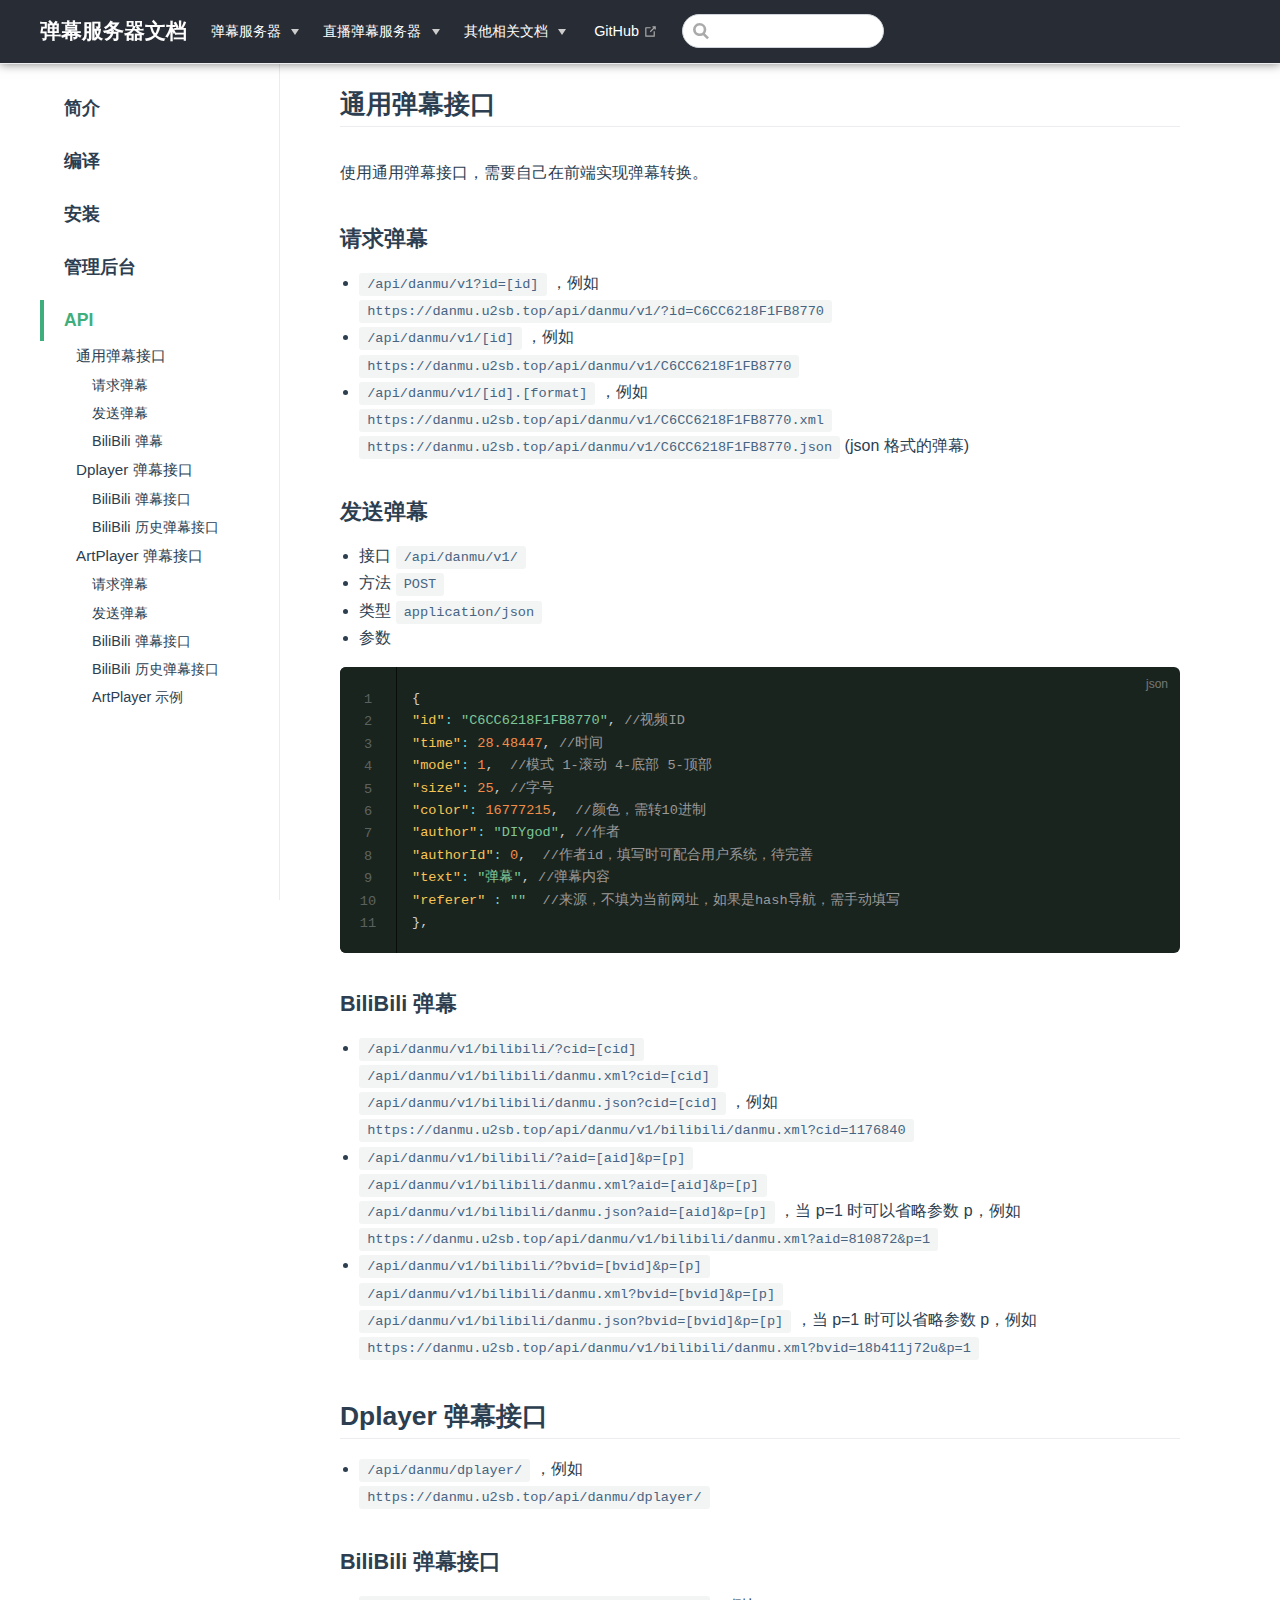
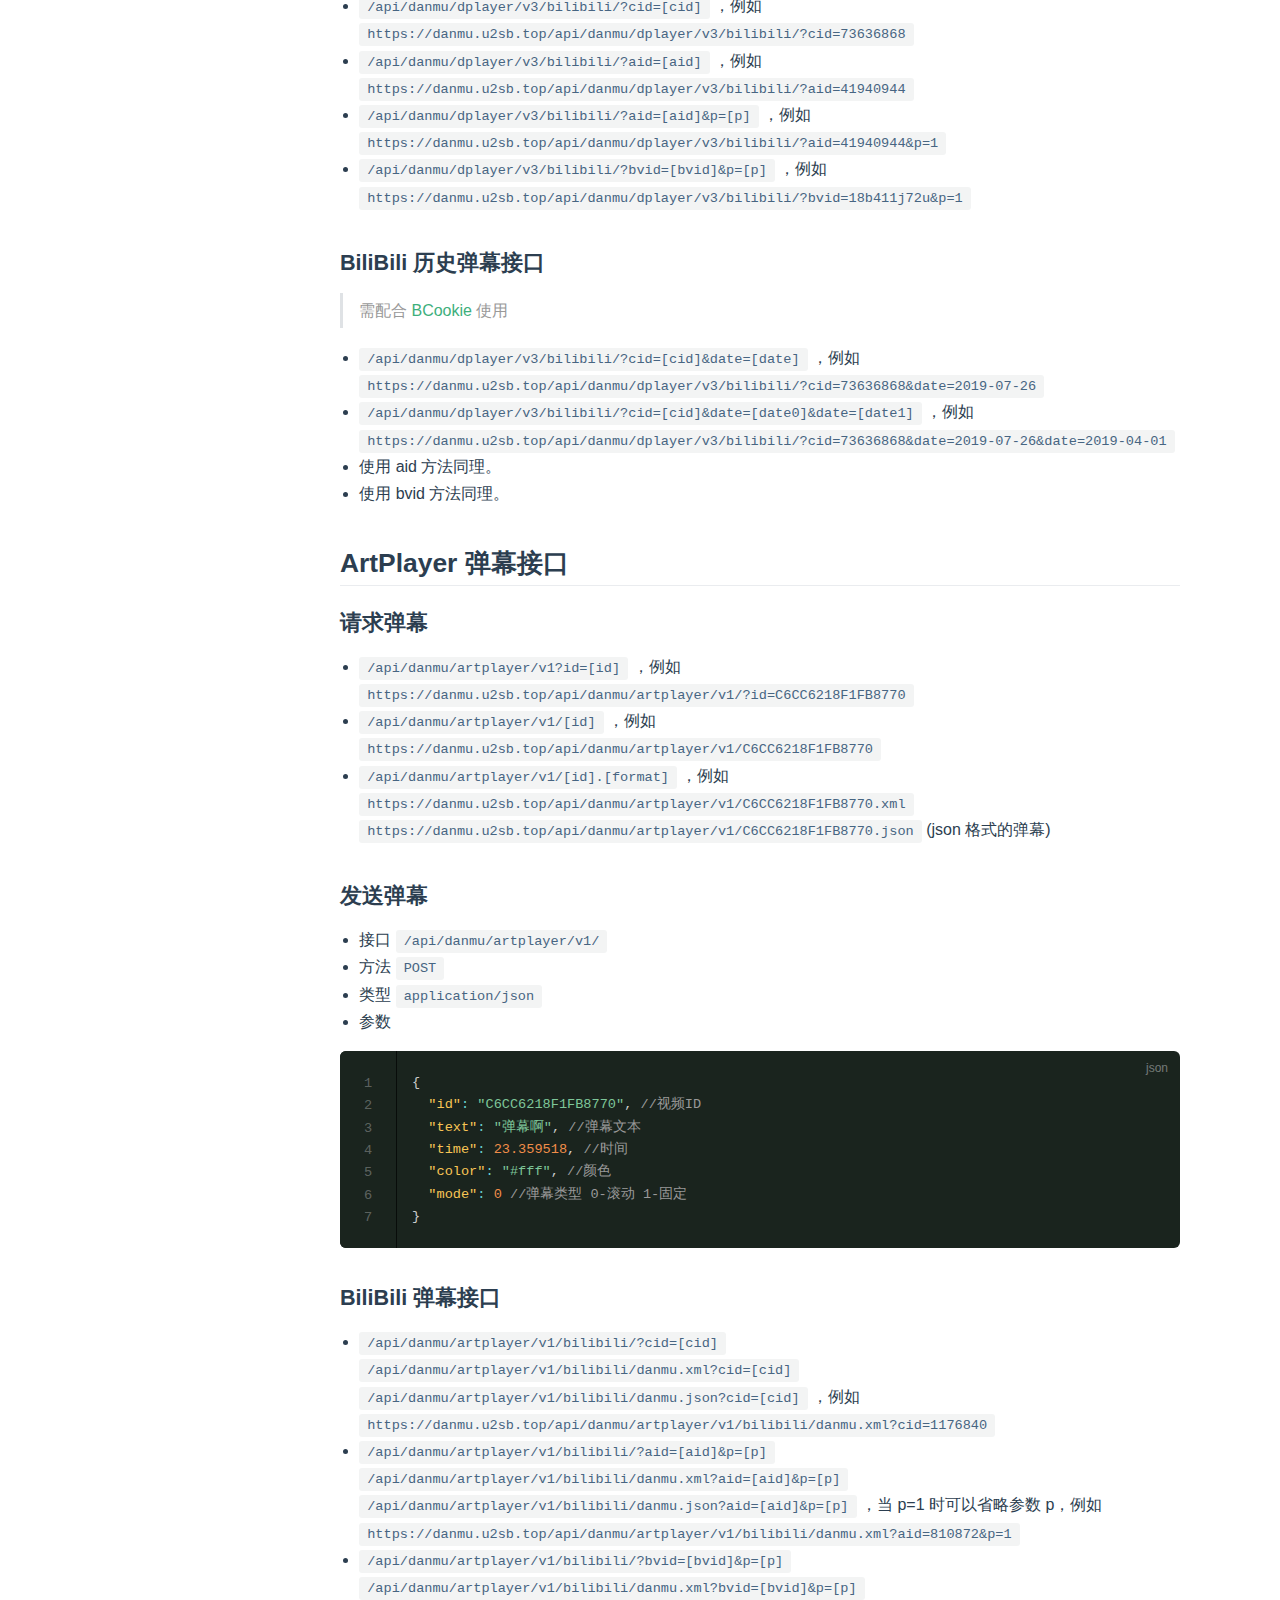
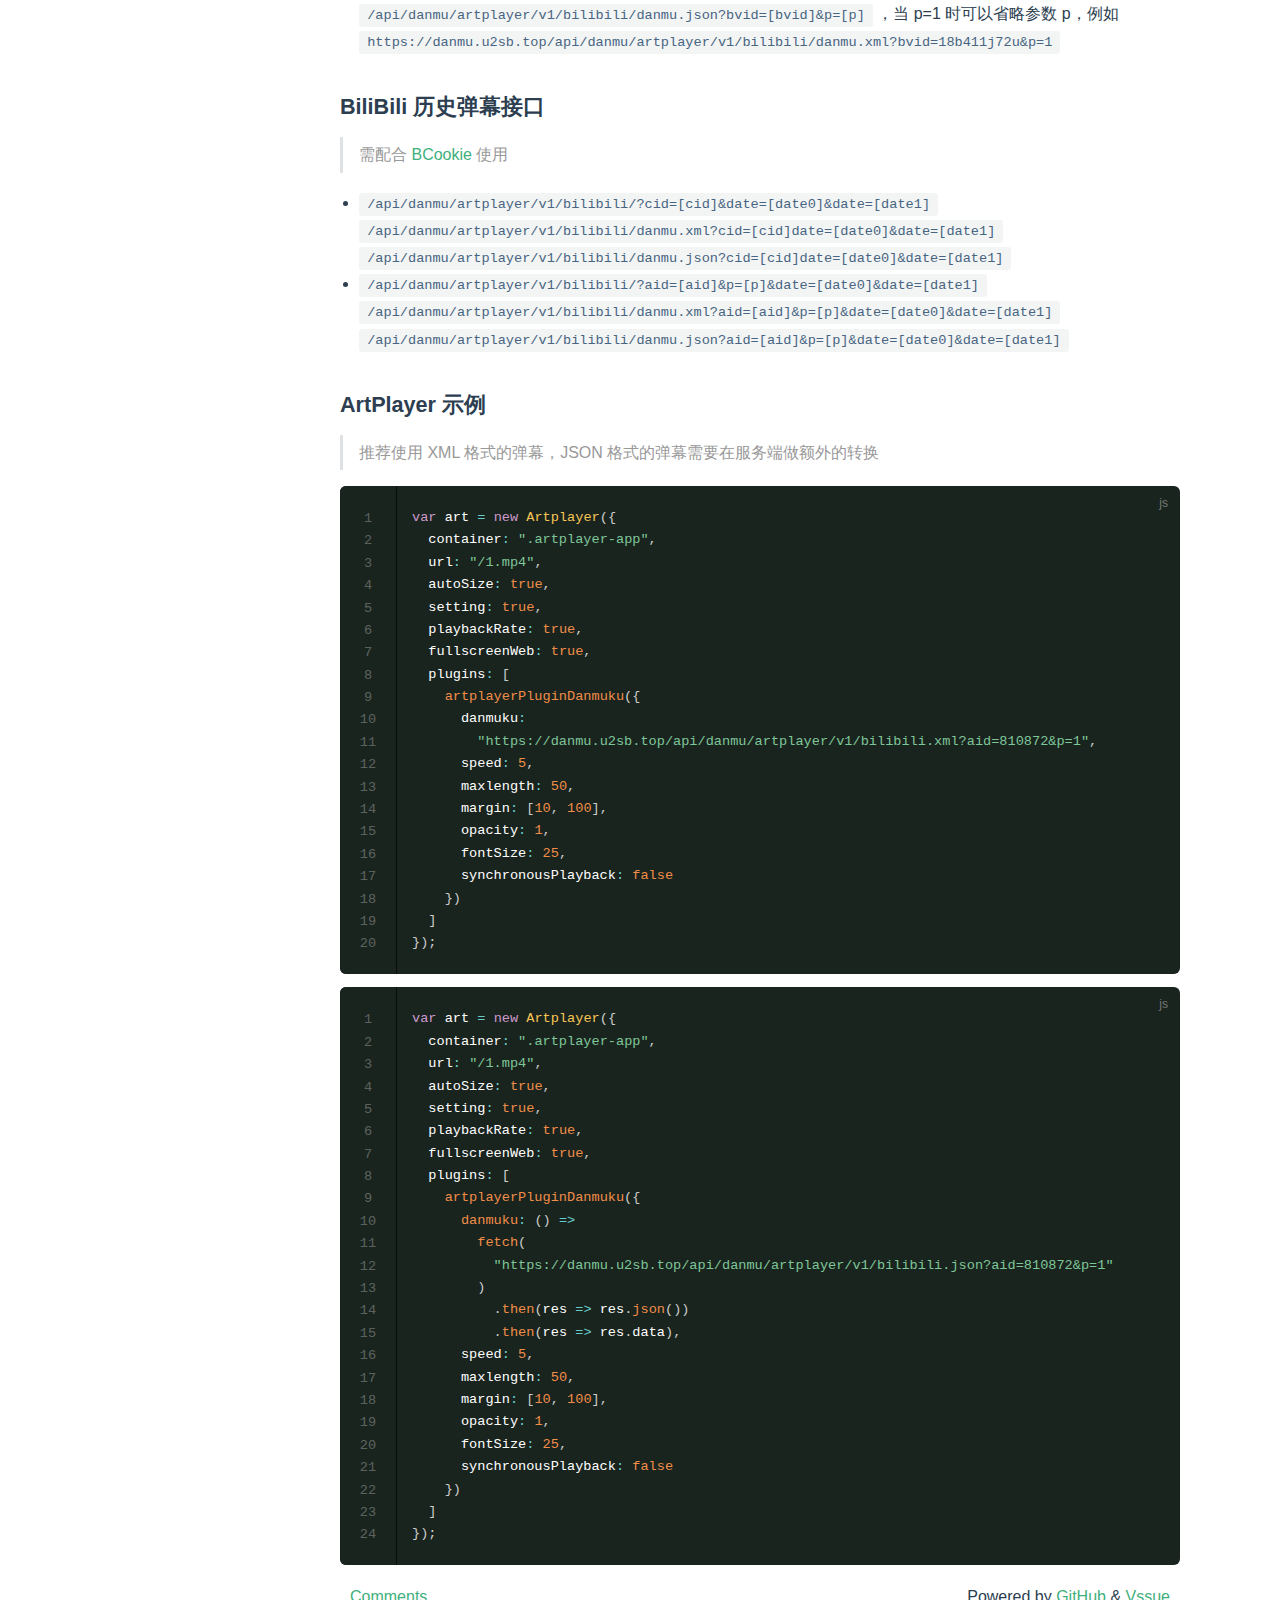
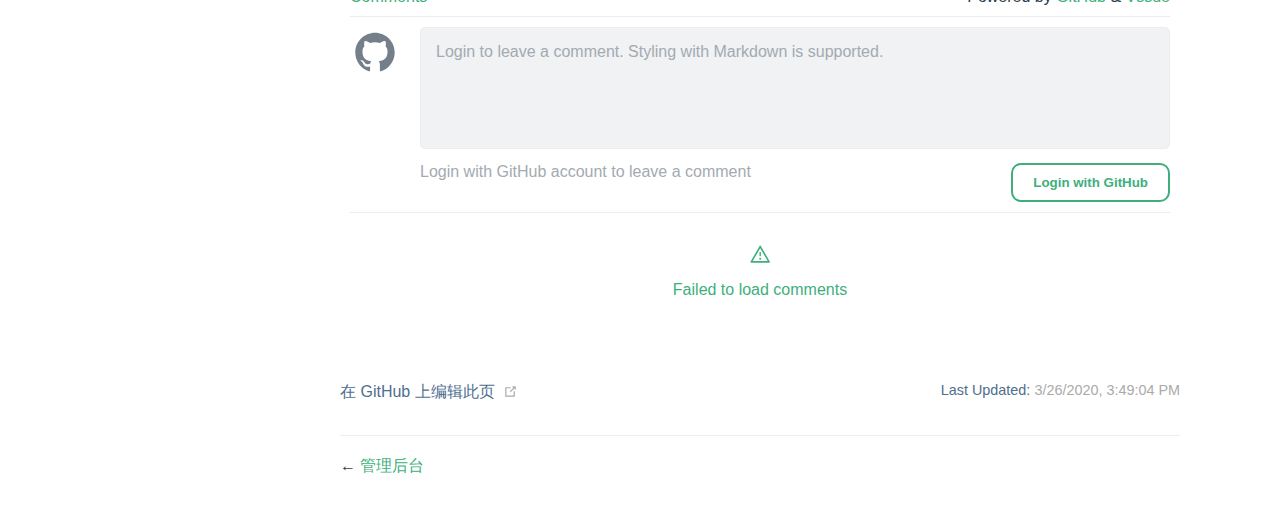
<file: danmu/api.html>
<!DOCTYPE html>
<html lang="en-US">
  <head>
    <meta charset="utf-8">
    <meta name="viewport" content="width=device-width,initial-scale=1">
    <title>API | 弹幕服务器文档</title>
    <meta name="description" content="Danmu.Server 弹幕服务器文档">
    <meta name="generator" content="VuePress 1.3.1">
    <link rel="icon" href="/favicon.png">
    
    <link rel="preload" href="/assets/css/0.styles.9aaad053.css" as="style"><link rel="preload" href="/assets/js/app.044b6d44.js" as="script"><link rel="preload" href="/assets/js/3.a4555ad6.js" as="script"><link rel="preload" href="/assets/js/13.ba0046e8.js" as="script"><link rel="prefetch" href="/assets/js/10.29b220e4.js"><link rel="prefetch" href="/assets/js/11.7ca59abe.js"><link rel="prefetch" href="/assets/js/12.73f42aed.js"><link rel="prefetch" href="/assets/js/14.7a0109a0.js"><link rel="prefetch" href="/assets/js/15.c3f37ac7.js"><link rel="prefetch" href="/assets/js/16.ab5525b2.js"><link rel="prefetch" href="/assets/js/17.f99894ca.js"><link rel="prefetch" href="/assets/js/18.1f7d3e4f.js"><link rel="prefetch" href="/assets/js/19.3c8f49ad.js"><link rel="prefetch" href="/assets/js/20.335239d6.js"><link rel="prefetch" href="/assets/js/21.06995a8d.js"><link rel="prefetch" href="/assets/js/4.b73c36b1.js"><link rel="prefetch" href="/assets/js/5.79865d3e.js"><link rel="prefetch" href="/assets/js/6.e4e79ae0.js"><link rel="prefetch" href="/assets/js/7.9766105f.js"><link rel="prefetch" href="/assets/js/8.705f28dc.js"><link rel="prefetch" href="/assets/js/9.791594b1.js"><link rel="prefetch" href="/assets/js/vendors~dplayer.c60a2c69.js">
    <link rel="stylesheet" href="/assets/css/0.styles.9aaad053.css">
  </head>
  <body>
    <div id="app" data-server-rendered="true"><div class="theme-container"><header class="navbar"><div class="inner"><div class="sidebar-button"><svg xmlns="http://www.w3.org/2000/svg" aria-hidden="true" role="img" viewBox="0 0 448 512" class="icon"><path fill="currentColor" d="M436 124H12c-6.627 0-12-5.373-12-12V80c0-6.627 5.373-12 12-12h424c6.627 0 12 5.373 12 12v32c0 6.627-5.373 12-12 12zm0 160H12c-6.627 0-12-5.373-12-12v-32c0-6.627 5.373-12 12-12h424c6.627 0 12 5.373 12 12v32c0 6.627-5.373 12-12 12zm0 160H12c-6.627 0-12-5.373-12-12v-32c0-6.627 5.373-12 12-12h424c6.627 0 12 5.373 12 12v32c0 6.627-5.373 12-12 12z"></path></svg></div> <a href="/" class="home-link router-link-active"><!----> <span class="site-name">弹幕服务器文档</span></a> <div class="links"><nav class="nav-links can-hide"><div class="nav-item"><div class="dropdown-wrapper"><a class="dropdown-title"><span class="title">弹幕服务器</span> <span class="arrow right"></span></a> <ul class="nav-dropdown" style="display:none;"><li class="dropdown-item"><!----> <a href="/danmu/" class="nav-link router-link-active">简介</a></li><li class="dropdown-item"><!----> <a href="/danmu/make.html" class="nav-link">编译</a></li><li class="dropdown-item"><!----> <a href="/danmu/install.html" class="nav-link">安装</a></li><li class="dropdown-item"><!----> <a href="/danmu/admin.html" class="nav-link">管理</a></li><li class="dropdown-item"><!----> <a href="/danmu/api.html" class="nav-link router-link-exact-active router-link-active">API</a></li></ul></div></div><div class="nav-item"><div class="dropdown-wrapper"><a class="dropdown-title"><span class="title">直播弹幕服务器</span> <span class="arrow right"></span></a> <ul class="nav-dropdown" style="display:none;"><li class="dropdown-item"><!----> <a href="/live/" class="nav-link">简介</a></li><li class="dropdown-item"><!----> <a href="/live/install.html" class="nav-link">安装</a></li><li class="dropdown-item"><!----> <a href="/live/api.html" class="nav-link">API</a></li></ul></div></div><div class="nav-item"><div class="dropdown-wrapper"><a class="dropdown-title"><span class="title">其他相关文档</span> <span class="arrow right"></span></a> <ul class="nav-dropdown" style="display:none;"><li class="dropdown-item"><!----> <a href="/other/" class="nav-link">其他文档</a></li><li class="dropdown-item"><!----> <a href="/other/pgsql.html" class="nav-link">PostgreSQL安装</a></li><li class="dropdown-item"><!----> <a href="/other/otherapi.html" class="nav-link">其他API</a></li><li class="dropdown-item"><!----> <a href="/other/fqa.html" class="nav-link">FQA</a></li><li class="dropdown-item"><!----> <a href="/other/sponsors.html" class="nav-link">感谢</a></li></ul></div></div> <a href="https://github.com/MonoLogueChi/Danmu.Server" target="_blank" rel="noopener noreferrer" class="repo-link">
    GitHub
    <svg xmlns="http://www.w3.org/2000/svg" aria-hidden="true" x="0px" y="0px" viewBox="0 0 100 100" width="15" height="15" class="icon outbound"><path fill="currentColor" d="M18.8,85.1h56l0,0c2.2,0,4-1.8,4-4v-32h-8v28h-48v-48h28v-8h-32l0,0c-2.2,0-4,1.8-4,4v56C14.8,83.3,16.6,85.1,18.8,85.1z"></path> <polygon fill="currentColor" points="45.7,48.7 51.3,54.3 77.2,28.5 77.2,37.2 85.2,37.2 85.2,14.9 62.8,14.9 62.8,22.9 71.5,22.9"></polygon></svg></a></nav> <div class="search-box"><input aria-label="Search" autocomplete="off" spellcheck="false" value=""> <!----></div></div></div></header> <div class="sidebar-mask"></div> <div class="docs-layout"><aside class="sidebar"><nav class="nav-links"><div class="nav-item"><div class="dropdown-wrapper"><a class="dropdown-title"><span class="title">弹幕服务器</span> <span class="arrow right"></span></a> <ul class="nav-dropdown" style="display:none;"><li class="dropdown-item"><!----> <a href="/danmu/" class="nav-link router-link-active">简介</a></li><li class="dropdown-item"><!----> <a href="/danmu/make.html" class="nav-link">编译</a></li><li class="dropdown-item"><!----> <a href="/danmu/install.html" class="nav-link">安装</a></li><li class="dropdown-item"><!----> <a href="/danmu/admin.html" class="nav-link">管理</a></li><li class="dropdown-item"><!----> <a href="/danmu/api.html" class="nav-link router-link-exact-active router-link-active">API</a></li></ul></div></div><div class="nav-item"><div class="dropdown-wrapper"><a class="dropdown-title"><span class="title">直播弹幕服务器</span> <span class="arrow right"></span></a> <ul class="nav-dropdown" style="display:none;"><li class="dropdown-item"><!----> <a href="/live/" class="nav-link">简介</a></li><li class="dropdown-item"><!----> <a href="/live/install.html" class="nav-link">安装</a></li><li class="dropdown-item"><!----> <a href="/live/api.html" class="nav-link">API</a></li></ul></div></div><div class="nav-item"><div class="dropdown-wrapper"><a class="dropdown-title"><span class="title">其他相关文档</span> <span class="arrow right"></span></a> <ul class="nav-dropdown" style="display:none;"><li class="dropdown-item"><!----> <a href="/other/" class="nav-link">其他文档</a></li><li class="dropdown-item"><!----> <a href="/other/pgsql.html" class="nav-link">PostgreSQL安装</a></li><li class="dropdown-item"><!----> <a href="/other/otherapi.html" class="nav-link">其他API</a></li><li class="dropdown-item"><!----> <a href="/other/fqa.html" class="nav-link">FQA</a></li><li class="dropdown-item"><!----> <a href="/other/sponsors.html" class="nav-link">感谢</a></li></ul></div></div> <a href="https://github.com/MonoLogueChi/Danmu.Server" target="_blank" rel="noopener noreferrer" class="repo-link">
    GitHub
    <svg xmlns="http://www.w3.org/2000/svg" aria-hidden="true" x="0px" y="0px" viewBox="0 0 100 100" width="15" height="15" class="icon outbound"><path fill="currentColor" d="M18.8,85.1h56l0,0c2.2,0,4-1.8,4-4v-32h-8v28h-48v-48h28v-8h-32l0,0c-2.2,0-4,1.8-4,4v56C14.8,83.3,16.6,85.1,18.8,85.1z"></path> <polygon fill="currentColor" points="45.7,48.7 51.3,54.3 77.2,28.5 77.2,37.2 85.2,37.2 85.2,14.9 62.8,14.9 62.8,22.9 71.5,22.9"></polygon></svg></a></nav>  <ul class="sidebar-links"><li><a href="/danmu/" class="sidebar-link">简介</a></li><li><a href="/danmu/make.html" class="sidebar-link">编译</a></li><li><a href="/danmu/install.html" class="sidebar-link">安装</a></li><li><a href="/danmu/admin.html" class="sidebar-link">管理后台</a></li><li><a href="/danmu/api.html" class="active sidebar-link">API</a><ul class="sidebar-sub-headers"><li class="sidebar-sub-header"><a href="/danmu/api.html#通用弹幕接口" class="sidebar-link">通用弹幕接口</a><ul class="sidebar-sub-headers"><li class="sidebar-sub-header"><a href="/danmu/api.html#请求弹幕" class="sidebar-link">请求弹幕</a></li><li class="sidebar-sub-header"><a href="/danmu/api.html#发送弹幕" class="sidebar-link">发送弹幕</a></li><li class="sidebar-sub-header"><a href="/danmu/api.html#bilibili-弹幕" class="sidebar-link">BiliBili 弹幕</a></li></ul></li><li class="sidebar-sub-header"><a href="/danmu/api.html#dplayer-弹幕接口" class="sidebar-link">Dplayer 弹幕接口</a><ul class="sidebar-sub-headers"><li class="sidebar-sub-header"><a href="/danmu/api.html#bilibili-弹幕接口" class="sidebar-link">BiliBili 弹幕接口</a></li><li class="sidebar-sub-header"><a href="/danmu/api.html#bilibili-历史弹幕接口" class="sidebar-link">BiliBili 历史弹幕接口</a></li></ul></li><li class="sidebar-sub-header"><a href="/danmu/api.html#artplayer-弹幕接口" class="sidebar-link">ArtPlayer 弹幕接口</a><ul class="sidebar-sub-headers"><li class="sidebar-sub-header"><a href="/danmu/api.html#请求弹幕-2" class="sidebar-link">请求弹幕</a></li><li class="sidebar-sub-header"><a href="/danmu/api.html#发送弹幕-2" class="sidebar-link">发送弹幕</a></li><li class="sidebar-sub-header"><a href="/danmu/api.html#bilibili-弹幕接口-2" class="sidebar-link">BiliBili 弹幕接口</a></li><li class="sidebar-sub-header"><a href="/danmu/api.html#bilibili-历史弹幕接口-2" class="sidebar-link">BiliBili 历史弹幕接口</a></li><li class="sidebar-sub-header"><a href="/danmu/api.html#artplayer-示例" class="sidebar-link">ArtPlayer 示例</a></li></ul></li></ul></li></ul> </aside> <main class="page"> <div class="theme-default-content content__default"><h2 id="通用弹幕接口"><a href="#通用弹幕接口" class="header-anchor">#</a> 通用弹幕接口</h2> <p>使用通用弹幕接口，需要自己在前端实现弹幕转换。</p> <h3 id="请求弹幕"><a href="#请求弹幕" class="header-anchor">#</a> 请求弹幕</h3> <ul><li><code>/api/danmu/v1?id=[id]</code>  ，例如<br> <code>https://danmu.u2sb.top/api/danmu/v1/?id=C6CC6218F1FB8770</code></li> <li><code>/api/danmu/v1/[id]</code> ，例如<br> <code>https://danmu.u2sb.top/api/danmu/v1/C6CC6218F1FB8770</code></li> <li><code>/api/danmu/v1/[id].[format]</code> ，例如<br> <code>https://danmu.u2sb.top/api/danmu/v1/C6CC6218F1FB8770.xml</code> <br> <code>https://danmu.u2sb.top/api/danmu/v1/C6CC6218F1FB8770.json</code>  (json 格式的弹幕)</li></ul> <h3 id="发送弹幕"><a href="#发送弹幕" class="header-anchor">#</a> 发送弹幕</h3> <ul><li>接口  <code>/api/danmu/v1/</code></li> <li>方法  <code>POST</code></li> <li>类型  <code>application/json</code></li> <li>参数</li></ul> <div class="language-json line-numbers-mode"><pre class="language-json"><code><span class="token punctuation">{</span>
<span class="token property">&quot;id&quot;</span><span class="token operator">:</span> <span class="token string">&quot;C6CC6218F1FB8770&quot;</span><span class="token punctuation">,</span> <span class="token comment">//视频ID</span>
<span class="token property">&quot;time&quot;</span><span class="token operator">:</span> <span class="token number">28.48447</span><span class="token punctuation">,</span> <span class="token comment">//时间</span>
<span class="token property">&quot;mode&quot;</span><span class="token operator">:</span> <span class="token number">1</span><span class="token punctuation">,</span>  <span class="token comment">//模式 1-滚动 4-底部 5-顶部</span>
<span class="token property">&quot;size&quot;</span><span class="token operator">:</span> <span class="token number">25</span><span class="token punctuation">,</span> <span class="token comment">//字号</span>
<span class="token property">&quot;color&quot;</span><span class="token operator">:</span> <span class="token number">16777215</span><span class="token punctuation">,</span>  <span class="token comment">//颜色，需转10进制</span>
<span class="token property">&quot;author&quot;</span><span class="token operator">:</span> <span class="token string">&quot;DIYgod&quot;</span><span class="token punctuation">,</span> <span class="token comment">//作者</span>
<span class="token property">&quot;authorId&quot;</span><span class="token operator">:</span> <span class="token number">0</span><span class="token punctuation">,</span>  <span class="token comment">//作者id，填写时可配合用户系统，待完善</span>
<span class="token property">&quot;text&quot;</span><span class="token operator">:</span> <span class="token string">&quot;弹幕&quot;</span><span class="token punctuation">,</span> <span class="token comment">//弹幕内容</span>
<span class="token property">&quot;referer&quot;</span> <span class="token operator">:</span> <span class="token string">&quot;&quot;</span>  <span class="token comment">//来源，不填为当前网址，如果是hash导航，需手动填写</span>
<span class="token punctuation">}</span><span class="token punctuation">,</span>
</code></pre> <div class="line-numbers-wrapper"><span class="line-number">1</span><br><span class="line-number">2</span><br><span class="line-number">3</span><br><span class="line-number">4</span><br><span class="line-number">5</span><br><span class="line-number">6</span><br><span class="line-number">7</span><br><span class="line-number">8</span><br><span class="line-number">9</span><br><span class="line-number">10</span><br><span class="line-number">11</span><br></div></div><h3 id="bilibili-弹幕"><a href="#bilibili-弹幕" class="header-anchor">#</a> BiliBili 弹幕</h3> <ul><li><code>/api/danmu/v1/bilibili/?cid=[cid]</code> <br> <code>/api/danmu/v1/bilibili/danmu.xml?cid=[cid]</code> <br> <code>/api/danmu/v1/bilibili/danmu.json?cid=[cid]</code> ，例如<br> <code>https://danmu.u2sb.top/api/danmu/v1/bilibili/danmu.xml?cid=1176840</code></li> <li><code>/api/danmu/v1/bilibili/?aid=[aid]&amp;p=[p]</code> <br> <code>/api/danmu/v1/bilibili/danmu.xml?aid=[aid]&amp;p=[p]</code> <br> <code>/api/danmu/v1/bilibili/danmu.json?aid=[aid]&amp;p=[p]</code> ，当 p=1 时可以省略参数 p，例如<br> <code>https://danmu.u2sb.top/api/danmu/v1/bilibili/danmu.xml?aid=810872&amp;p=1</code></li> <li><code>/api/danmu/v1/bilibili/?bvid=[bvid]&amp;p=[p]</code> <br> <code>/api/danmu/v1/bilibili/danmu.xml?bvid=[bvid]&amp;p=[p]</code> <br> <code>/api/danmu/v1/bilibili/danmu.json?bvid=[bvid]&amp;p=[p]</code> ，当 p=1 时可以省略参数 p，例如<br> <code>https://danmu.u2sb.top/api/danmu/v1/bilibili/danmu.xml?bvid=18b411j72u&amp;p=1</code></li></ul> <h2 id="dplayer-弹幕接口"><a href="#dplayer-弹幕接口" class="header-anchor">#</a> Dplayer 弹幕接口</h2> <ul><li><code>/api/danmu/dplayer/</code>  ，例如<br> <code>https://danmu.u2sb.top/api/danmu/dplayer/</code></li></ul> <h3 id="bilibili-弹幕接口"><a href="#bilibili-弹幕接口" class="header-anchor">#</a> BiliBili 弹幕接口</h3> <ul><li><code>/api/danmu/dplayer/v3/bilibili/?cid=[cid]</code>  ，例如<br> <code>https://danmu.u2sb.top/api/danmu/dplayer/v3/bilibili/?cid=73636868</code></li> <li><code>/api/danmu/dplayer/v3/bilibili/?aid=[aid]</code>  ，例如<br> <code>https://danmu.u2sb.top/api/danmu/dplayer/v3/bilibili/?aid=41940944</code></li> <li><code>/api/danmu/dplayer/v3/bilibili/?aid=[aid]&amp;p=[p]</code>  ，例如<br> <code>https://danmu.u2sb.top/api/danmu/dplayer/v3/bilibili/?aid=41940944&amp;p=1</code></li> <li><code>/api/danmu/dplayer/v3/bilibili/?bvid=[bvid]&amp;p=[p]</code>  ，例如<br> <code>https://danmu.u2sb.top/api/danmu/dplayer/v3/bilibili/?bvid=18b411j72u&amp;p=1</code></li></ul> <h3 id="bilibili-历史弹幕接口"><a href="#bilibili-历史弹幕接口" class="header-anchor">#</a> BiliBili 历史弹幕接口</h3> <blockquote><p>需配合 <a href="/danmu/install.html#配置文件解释">BCookie</a> 使用</p></blockquote> <ul><li><code>/api/danmu/dplayer/v3/bilibili/?cid=[cid]&amp;date=[date]</code>  ，例如<br> <code>https://danmu.u2sb.top/api/danmu/dplayer/v3/bilibili/?cid=73636868&amp;date=2019-07-26</code></li> <li><code>/api/danmu/dplayer/v3/bilibili/?cid=[cid]&amp;date=[date0]&amp;date=[date1]</code>  ，例如<br> <code>https://danmu.u2sb.top/api/danmu/dplayer/v3/bilibili/?cid=73636868&amp;date=2019-07-26&amp;date=2019-04-01</code></li> <li>使用 aid 方法同理。</li> <li>使用 bvid 方法同理。</li></ul> <h2 id="artplayer-弹幕接口"><a href="#artplayer-弹幕接口" class="header-anchor">#</a> ArtPlayer 弹幕接口</h2> <h3 id="请求弹幕-2"><a href="#请求弹幕-2" class="header-anchor">#</a> 请求弹幕</h3> <ul><li><code>/api/danmu/artplayer/v1?id=[id]</code>  ，例如<br> <code>https://danmu.u2sb.top/api/danmu/artplayer/v1/?id=C6CC6218F1FB8770</code></li> <li><code>/api/danmu/artplayer/v1/[id]</code> ，例如<br> <code>https://danmu.u2sb.top/api/danmu/artplayer/v1/C6CC6218F1FB8770</code></li> <li><code>/api/danmu/artplayer/v1/[id].[format]</code> ，例如<br> <code>https://danmu.u2sb.top/api/danmu/artplayer/v1/C6CC6218F1FB8770.xml</code> <br> <code>https://danmu.u2sb.top/api/danmu/artplayer/v1/C6CC6218F1FB8770.json</code>  (json 格式的弹幕)</li></ul> <h3 id="发送弹幕-2"><a href="#发送弹幕-2" class="header-anchor">#</a> 发送弹幕</h3> <ul><li>接口  <code>/api/danmu/artplayer/v1/</code></li> <li>方法  <code>POST</code></li> <li>类型  <code>application/json</code></li> <li>参数</li></ul> <div class="language-json line-numbers-mode"><pre class="language-json"><code><span class="token punctuation">{</span>
  <span class="token property">&quot;id&quot;</span><span class="token operator">:</span> <span class="token string">&quot;C6CC6218F1FB8770&quot;</span><span class="token punctuation">,</span> <span class="token comment">//视频ID</span>
  <span class="token property">&quot;text&quot;</span><span class="token operator">:</span> <span class="token string">&quot;弹幕啊&quot;</span><span class="token punctuation">,</span> <span class="token comment">//弹幕文本</span>
  <span class="token property">&quot;time&quot;</span><span class="token operator">:</span> <span class="token number">23.359518</span><span class="token punctuation">,</span> <span class="token comment">//时间</span>
  <span class="token property">&quot;color&quot;</span><span class="token operator">:</span> <span class="token string">&quot;#fff&quot;</span><span class="token punctuation">,</span> <span class="token comment">//颜色</span>
  <span class="token property">&quot;mode&quot;</span><span class="token operator">:</span> <span class="token number">0</span> <span class="token comment">//弹幕类型 0-滚动 1-固定</span>
<span class="token punctuation">}</span>
</code></pre> <div class="line-numbers-wrapper"><span class="line-number">1</span><br><span class="line-number">2</span><br><span class="line-number">3</span><br><span class="line-number">4</span><br><span class="line-number">5</span><br><span class="line-number">6</span><br><span class="line-number">7</span><br></div></div><h3 id="bilibili-弹幕接口-2"><a href="#bilibili-弹幕接口-2" class="header-anchor">#</a> BiliBili 弹幕接口</h3> <ul><li><code>/api/danmu/artplayer/v1/bilibili/?cid=[cid]</code> <br> <code>/api/danmu/artplayer/v1/bilibili/danmu.xml?cid=[cid]</code> <br> <code>/api/danmu/artplayer/v1/bilibili/danmu.json?cid=[cid]</code> ，例如<br> <code>https://danmu.u2sb.top/api/danmu/artplayer/v1/bilibili/danmu.xml?cid=1176840</code></li> <li><code>/api/danmu/artplayer/v1/bilibili/?aid=[aid]&amp;p=[p]</code> <br> <code>/api/danmu/artplayer/v1/bilibili/danmu.xml?aid=[aid]&amp;p=[p]</code> <br> <code>/api/danmu/artplayer/v1/bilibili/danmu.json?aid=[aid]&amp;p=[p]</code> ，当 p=1 时可以省略参数 p，例如<br> <code>https://danmu.u2sb.top/api/danmu/artplayer/v1/bilibili/danmu.xml?aid=810872&amp;p=1</code></li> <li><code>/api/danmu/artplayer/v1/bilibili/?bvid=[bvid]&amp;p=[p]</code> <br> <code>/api/danmu/artplayer/v1/bilibili/danmu.xml?bvid=[bvid]&amp;p=[p]</code> <br> <code>/api/danmu/artplayer/v1/bilibili/danmu.json?bvid=[bvid]&amp;p=[p]</code> ，当 p=1 时可以省略参数 p，例如<br> <code>https://danmu.u2sb.top/api/danmu/artplayer/v1/bilibili/danmu.xml?bvid=18b411j72u&amp;p=1</code></li></ul> <h3 id="bilibili-历史弹幕接口-2"><a href="#bilibili-历史弹幕接口-2" class="header-anchor">#</a> BiliBili 历史弹幕接口</h3> <blockquote><p>需配合 <a href="/danmu/install.html#配置文件解释">BCookie</a> 使用</p></blockquote> <ul><li><code>/api/danmu/artplayer/v1/bilibili/?cid=[cid]&amp;date=[date0]&amp;date=[date1]</code> <br> <code>/api/danmu/artplayer/v1/bilibili/danmu.xml?cid=[cid]date=[date0]&amp;date=[date1]</code> <br> <code>/api/danmu/artplayer/v1/bilibili/danmu.json?cid=[cid]date=[date0]&amp;date=[date1]</code></li> <li><code>/api/danmu/artplayer/v1/bilibili/?aid=[aid]&amp;p=[p]&amp;date=[date0]&amp;date=[date1]</code> <br> <code>/api/danmu/artplayer/v1/bilibili/danmu.xml?aid=[aid]&amp;p=[p]&amp;date=[date0]&amp;date=[date1]</code> <br> <code>/api/danmu/artplayer/v1/bilibili/danmu.json?aid=[aid]&amp;p=[p]&amp;date=[date0]&amp;date=[date1]</code></li></ul> <h3 id="artplayer-示例"><a href="#artplayer-示例" class="header-anchor">#</a> ArtPlayer 示例</h3> <blockquote><p>推荐使用 XML 格式的弹幕，JSON 格式的弹幕需要在服务端做额外的转换</p></blockquote> <div class="language-js xml格式 line-numbers-mode"><pre class="language-js"><code><span class="token keyword">var</span> art <span class="token operator">=</span> <span class="token keyword">new</span> <span class="token class-name">Artplayer</span><span class="token punctuation">(</span><span class="token punctuation">{</span>
  container<span class="token operator">:</span> <span class="token string">&quot;.artplayer-app&quot;</span><span class="token punctuation">,</span>
  url<span class="token operator">:</span> <span class="token string">&quot;/1.mp4&quot;</span><span class="token punctuation">,</span>
  autoSize<span class="token operator">:</span> <span class="token boolean">true</span><span class="token punctuation">,</span>
  setting<span class="token operator">:</span> <span class="token boolean">true</span><span class="token punctuation">,</span>
  playbackRate<span class="token operator">:</span> <span class="token boolean">true</span><span class="token punctuation">,</span>
  fullscreenWeb<span class="token operator">:</span> <span class="token boolean">true</span><span class="token punctuation">,</span>
  plugins<span class="token operator">:</span> <span class="token punctuation">[</span>
    <span class="token function">artplayerPluginDanmuku</span><span class="token punctuation">(</span><span class="token punctuation">{</span>
      danmuku<span class="token operator">:</span>
        <span class="token string">&quot;https://danmu.u2sb.top/api/danmu/artplayer/v1/bilibili.xml?aid=810872&amp;p=1&quot;</span><span class="token punctuation">,</span>
      speed<span class="token operator">:</span> <span class="token number">5</span><span class="token punctuation">,</span>
      maxlength<span class="token operator">:</span> <span class="token number">50</span><span class="token punctuation">,</span>
      margin<span class="token operator">:</span> <span class="token punctuation">[</span><span class="token number">10</span><span class="token punctuation">,</span> <span class="token number">100</span><span class="token punctuation">]</span><span class="token punctuation">,</span>
      opacity<span class="token operator">:</span> <span class="token number">1</span><span class="token punctuation">,</span>
      fontSize<span class="token operator">:</span> <span class="token number">25</span><span class="token punctuation">,</span>
      synchronousPlayback<span class="token operator">:</span> <span class="token boolean">false</span>
    <span class="token punctuation">}</span><span class="token punctuation">)</span>
  <span class="token punctuation">]</span>
<span class="token punctuation">}</span><span class="token punctuation">)</span><span class="token punctuation">;</span>
</code></pre> <div class="line-numbers-wrapper"><span class="line-number">1</span><br><span class="line-number">2</span><br><span class="line-number">3</span><br><span class="line-number">4</span><br><span class="line-number">5</span><br><span class="line-number">6</span><br><span class="line-number">7</span><br><span class="line-number">8</span><br><span class="line-number">9</span><br><span class="line-number">10</span><br><span class="line-number">11</span><br><span class="line-number">12</span><br><span class="line-number">13</span><br><span class="line-number">14</span><br><span class="line-number">15</span><br><span class="line-number">16</span><br><span class="line-number">17</span><br><span class="line-number">18</span><br><span class="line-number">19</span><br><span class="line-number">20</span><br></div></div><div class="language-js json格式 line-numbers-mode"><pre class="language-js"><code><span class="token keyword">var</span> art <span class="token operator">=</span> <span class="token keyword">new</span> <span class="token class-name">Artplayer</span><span class="token punctuation">(</span><span class="token punctuation">{</span>
  container<span class="token operator">:</span> <span class="token string">&quot;.artplayer-app&quot;</span><span class="token punctuation">,</span>
  url<span class="token operator">:</span> <span class="token string">&quot;/1.mp4&quot;</span><span class="token punctuation">,</span>
  autoSize<span class="token operator">:</span> <span class="token boolean">true</span><span class="token punctuation">,</span>
  setting<span class="token operator">:</span> <span class="token boolean">true</span><span class="token punctuation">,</span>
  playbackRate<span class="token operator">:</span> <span class="token boolean">true</span><span class="token punctuation">,</span>
  fullscreenWeb<span class="token operator">:</span> <span class="token boolean">true</span><span class="token punctuation">,</span>
  plugins<span class="token operator">:</span> <span class="token punctuation">[</span>
    <span class="token function">artplayerPluginDanmuku</span><span class="token punctuation">(</span><span class="token punctuation">{</span>
      <span class="token function-variable function">danmuku</span><span class="token operator">:</span> <span class="token punctuation">(</span><span class="token punctuation">)</span> <span class="token operator">=&gt;</span>
        <span class="token function">fetch</span><span class="token punctuation">(</span>
          <span class="token string">&quot;https://danmu.u2sb.top/api/danmu/artplayer/v1/bilibili.json?aid=810872&amp;p=1&quot;</span>
        <span class="token punctuation">)</span>
          <span class="token punctuation">.</span><span class="token function">then</span><span class="token punctuation">(</span><span class="token parameter">res</span> <span class="token operator">=&gt;</span> res<span class="token punctuation">.</span><span class="token function">json</span><span class="token punctuation">(</span><span class="token punctuation">)</span><span class="token punctuation">)</span>
          <span class="token punctuation">.</span><span class="token function">then</span><span class="token punctuation">(</span><span class="token parameter">res</span> <span class="token operator">=&gt;</span> res<span class="token punctuation">.</span>data<span class="token punctuation">)</span><span class="token punctuation">,</span>
      speed<span class="token operator">:</span> <span class="token number">5</span><span class="token punctuation">,</span>
      maxlength<span class="token operator">:</span> <span class="token number">50</span><span class="token punctuation">,</span>
      margin<span class="token operator">:</span> <span class="token punctuation">[</span><span class="token number">10</span><span class="token punctuation">,</span> <span class="token number">100</span><span class="token punctuation">]</span><span class="token punctuation">,</span>
      opacity<span class="token operator">:</span> <span class="token number">1</span><span class="token punctuation">,</span>
      fontSize<span class="token operator">:</span> <span class="token number">25</span><span class="token punctuation">,</span>
      synchronousPlayback<span class="token operator">:</span> <span class="token boolean">false</span>
    <span class="token punctuation">}</span><span class="token punctuation">)</span>
  <span class="token punctuation">]</span>
<span class="token punctuation">}</span><span class="token punctuation">)</span><span class="token punctuation">;</span>
</code></pre> <div class="line-numbers-wrapper"><span class="line-number">1</span><br><span class="line-number">2</span><br><span class="line-number">3</span><br><span class="line-number">4</span><br><span class="line-number">5</span><br><span class="line-number">6</span><br><span class="line-number">7</span><br><span class="line-number">8</span><br><span class="line-number">9</span><br><span class="line-number">10</span><br><span class="line-number">11</span><br><span class="line-number">12</span><br><span class="line-number">13</span><br><span class="line-number">14</span><br><span class="line-number">15</span><br><span class="line-number">16</span><br><span class="line-number">17</span><br><span class="line-number">18</span><br><span class="line-number">19</span><br><span class="line-number">20</span><br><span class="line-number">21</span><br><span class="line-number">22</span><br><span class="line-number">23</span><br><span class="line-number">24</span><br></div></div><!----></div> <footer class="page-edit"><div class="edit-link"><a href="https://github.com/MonoLogueChi/Danmu.Server/edit/doc-source/docs/danmu/api.md" target="_blank" rel="noopener noreferrer">在 GitHub 上编辑此页</a> <svg xmlns="http://www.w3.org/2000/svg" aria-hidden="true" x="0px" y="0px" viewBox="0 0 100 100" width="15" height="15" class="icon outbound"><path fill="currentColor" d="M18.8,85.1h56l0,0c2.2,0,4-1.8,4-4v-32h-8v28h-48v-48h28v-8h-32l0,0c-2.2,0-4,1.8-4,4v56C14.8,83.3,16.6,85.1,18.8,85.1z"></path> <polygon fill="currentColor" points="45.7,48.7 51.3,54.3 77.2,28.5 77.2,37.2 85.2,37.2 85.2,14.9 62.8,14.9 62.8,22.9 71.5,22.9"></polygon></svg></div> <div class="last-updated"><span class="prefix">Last Updated: </span> <span class="time">3/26/2020, 3:49:04 PM</span></div></footer> <div class="page-nav"><p class="inner"><span class="prev">
        ←
        <a href="/danmu/admin.html" class="prev">
          管理后台
        </a></span> <!----></p></div> </main></div></div><div class="global-ui"><!----></div></div>
    <script src="/assets/js/app.044b6d44.js" defer></script><script src="/assets/js/3.a4555ad6.js" defer></script><script src="/assets/js/13.ba0046e8.js" defer></script>
  </body>
</html>
</file>
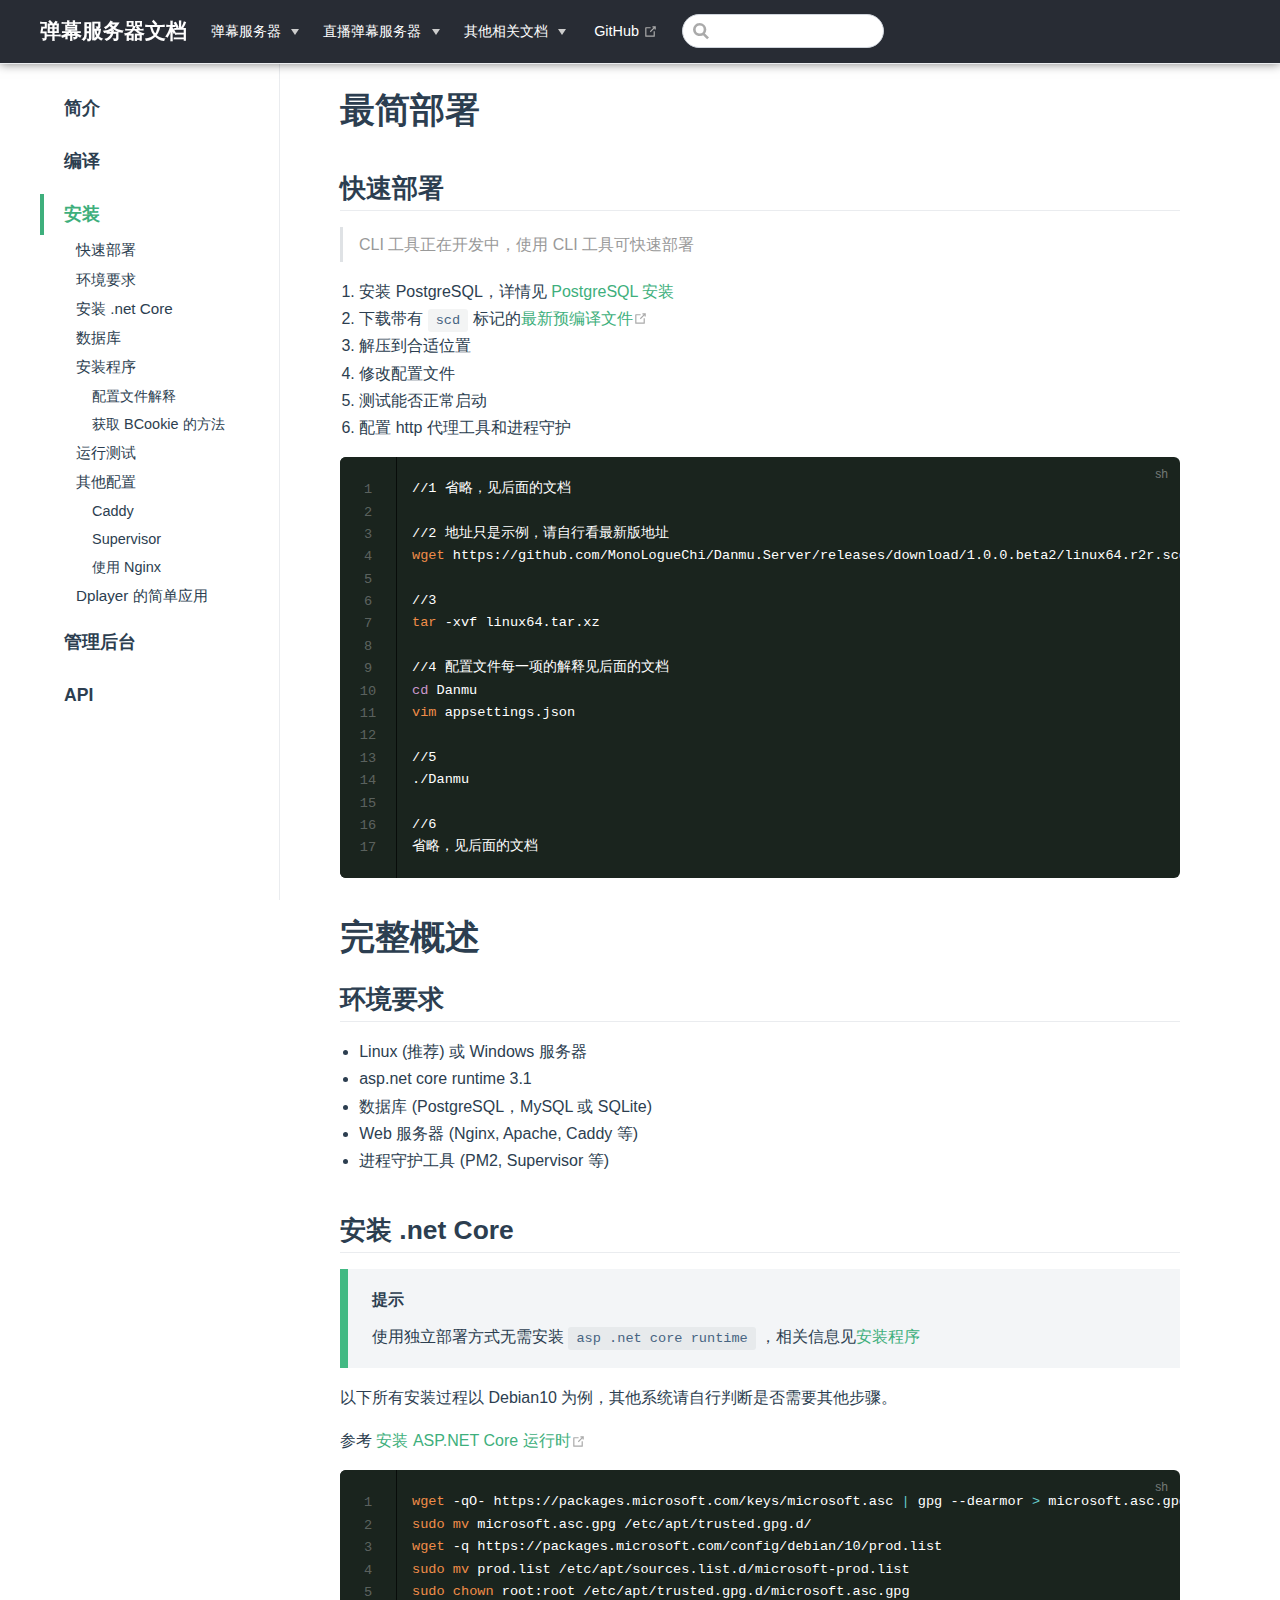
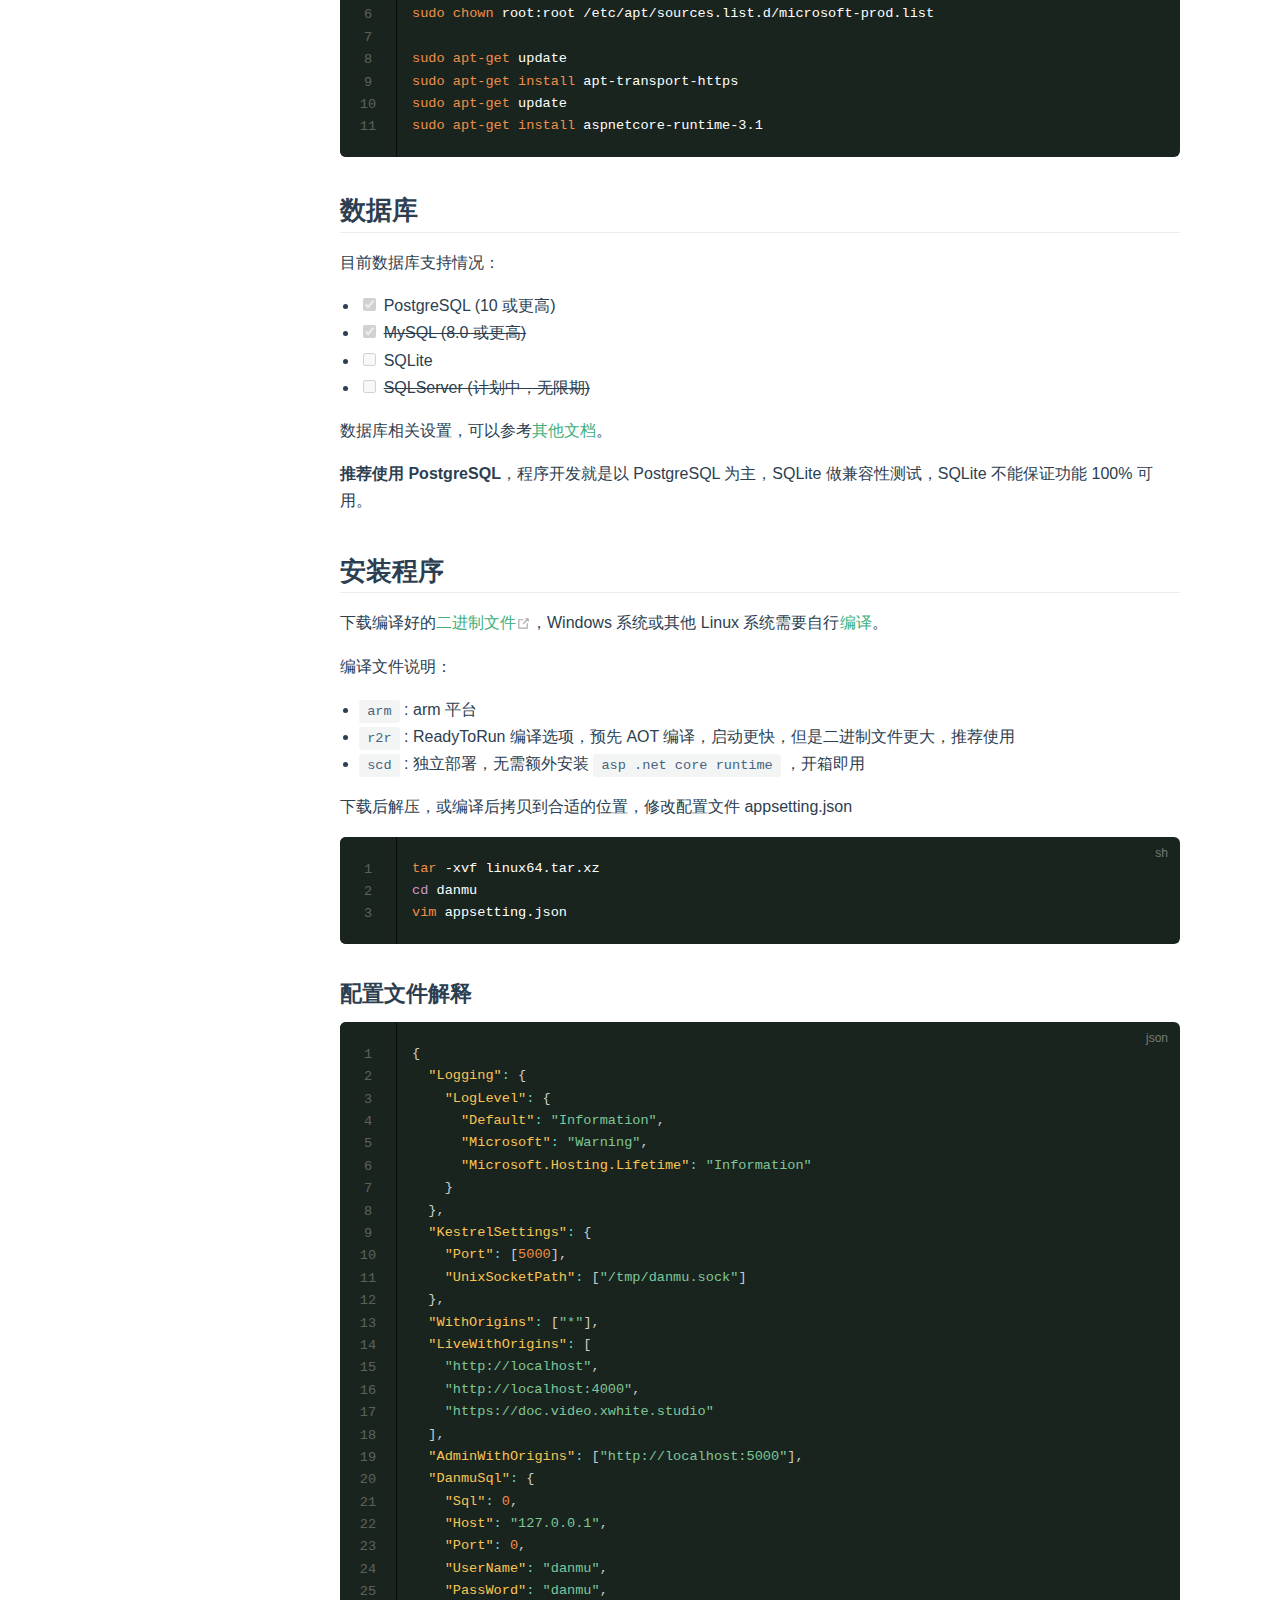
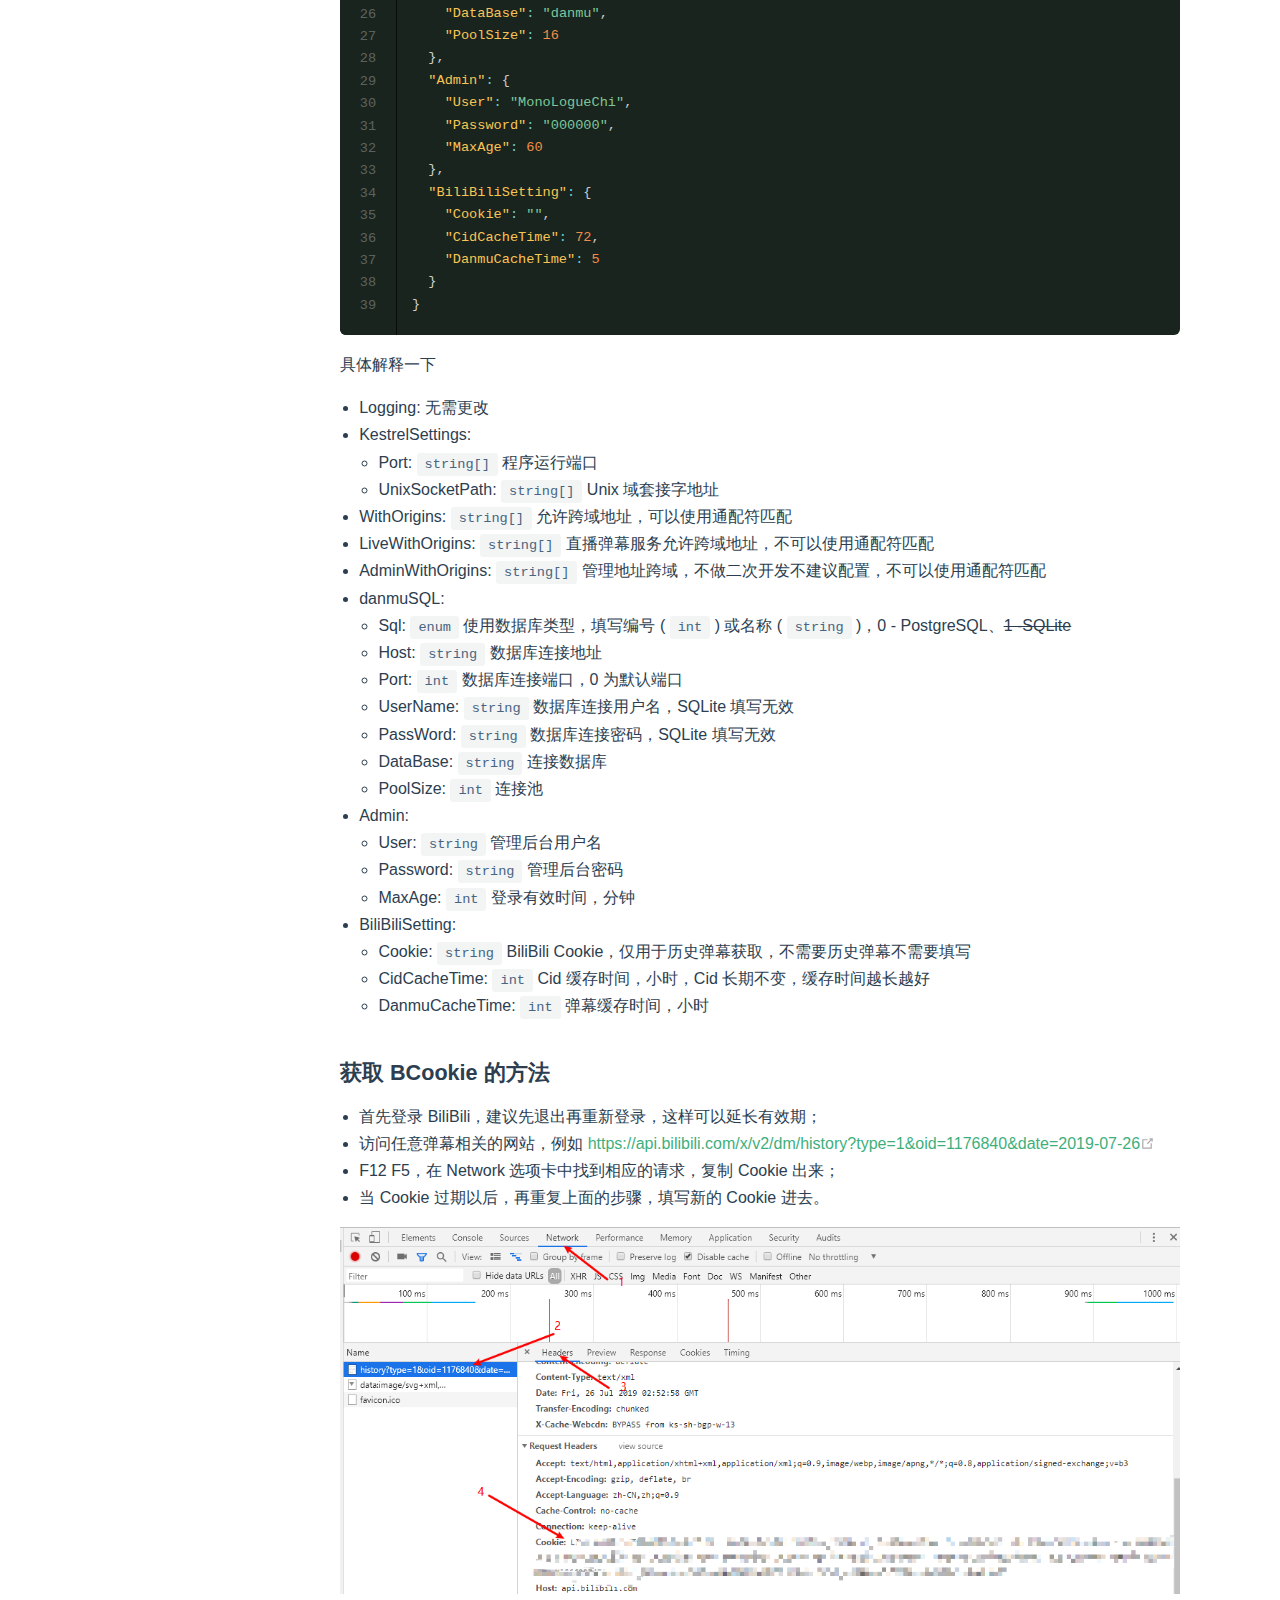
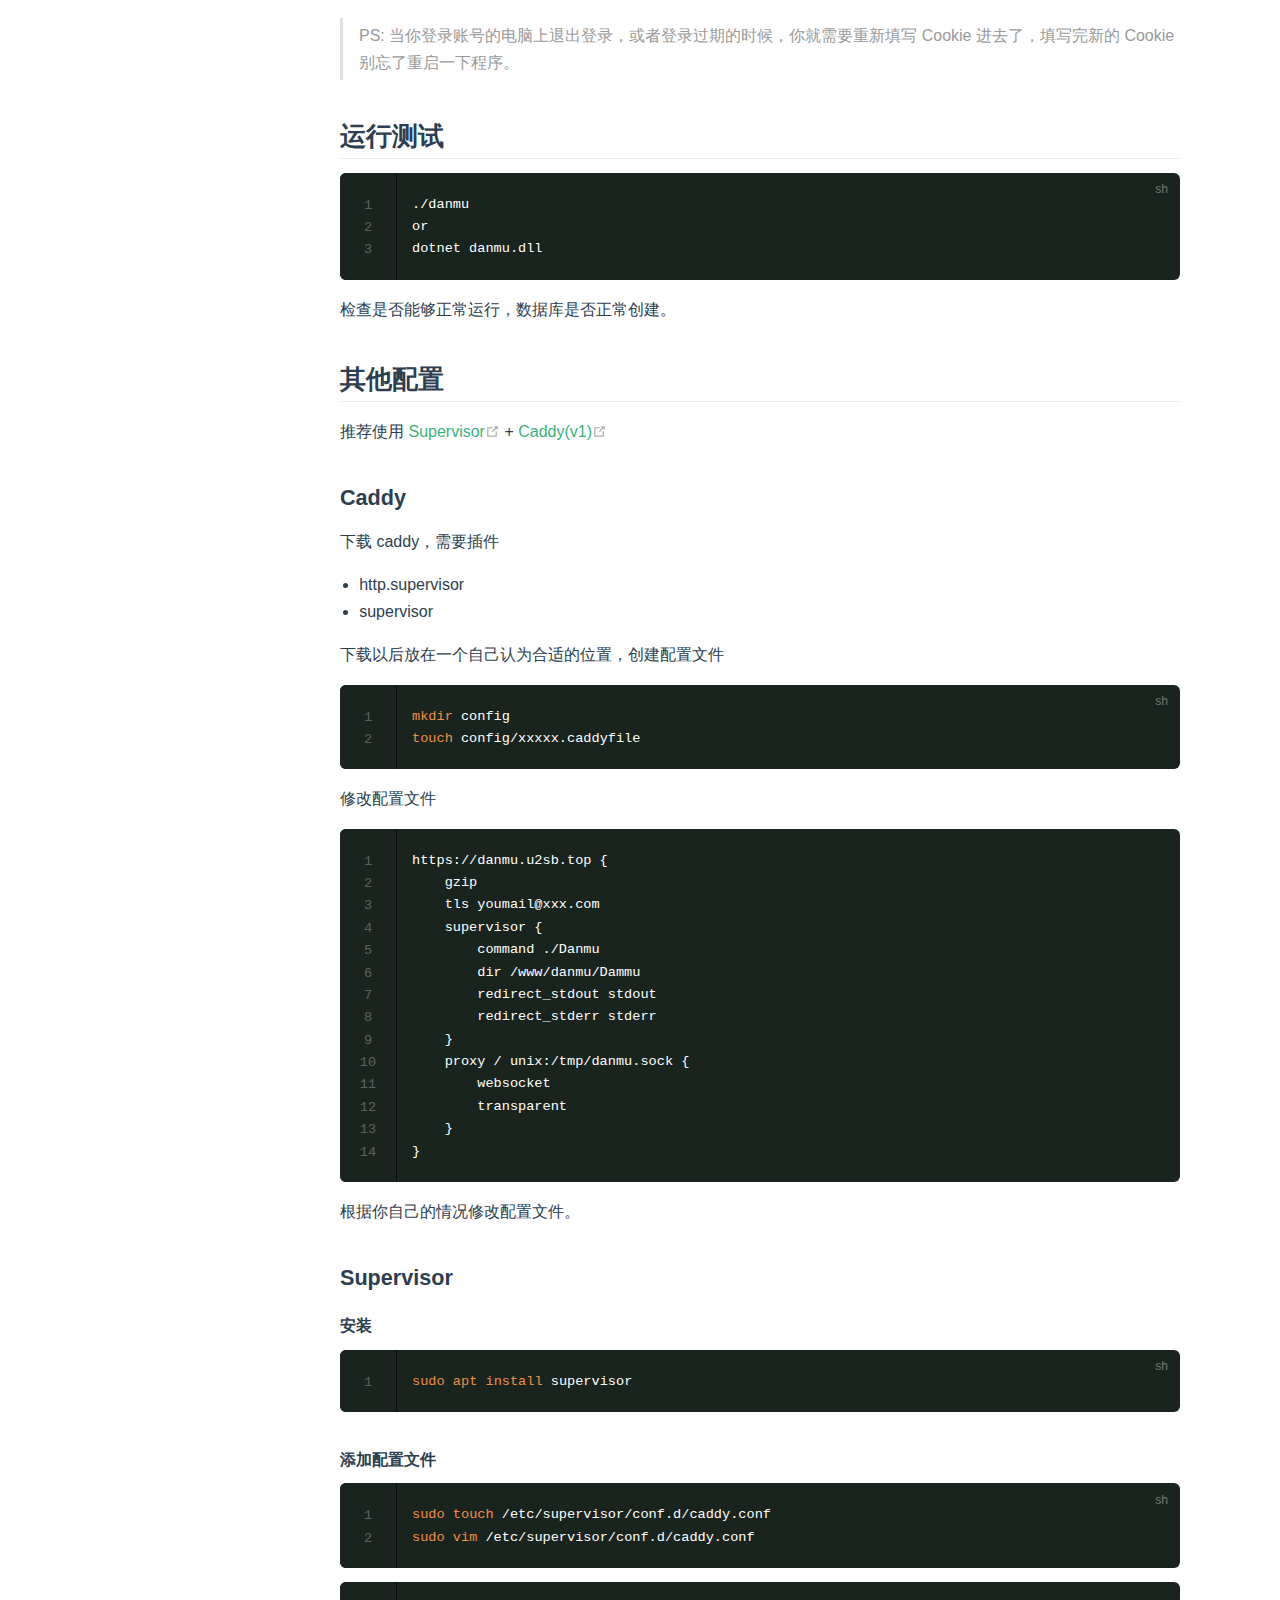
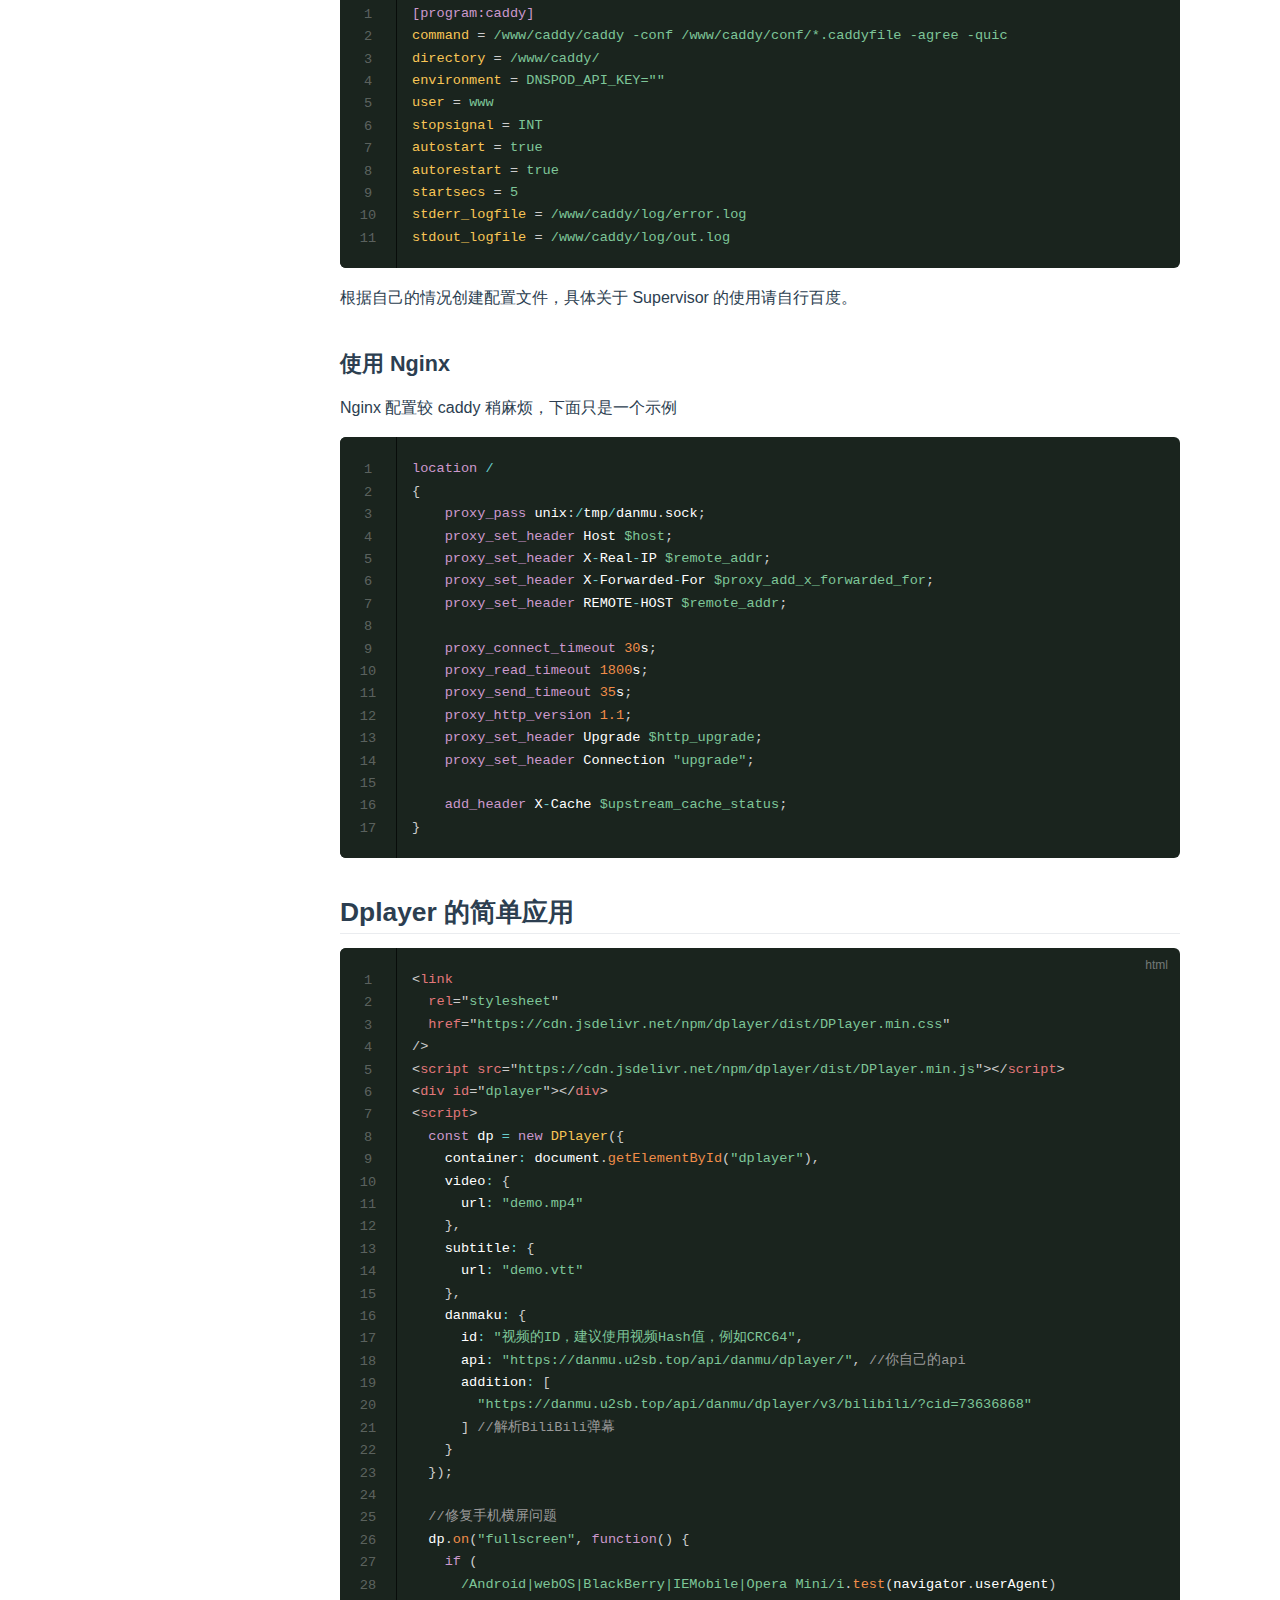
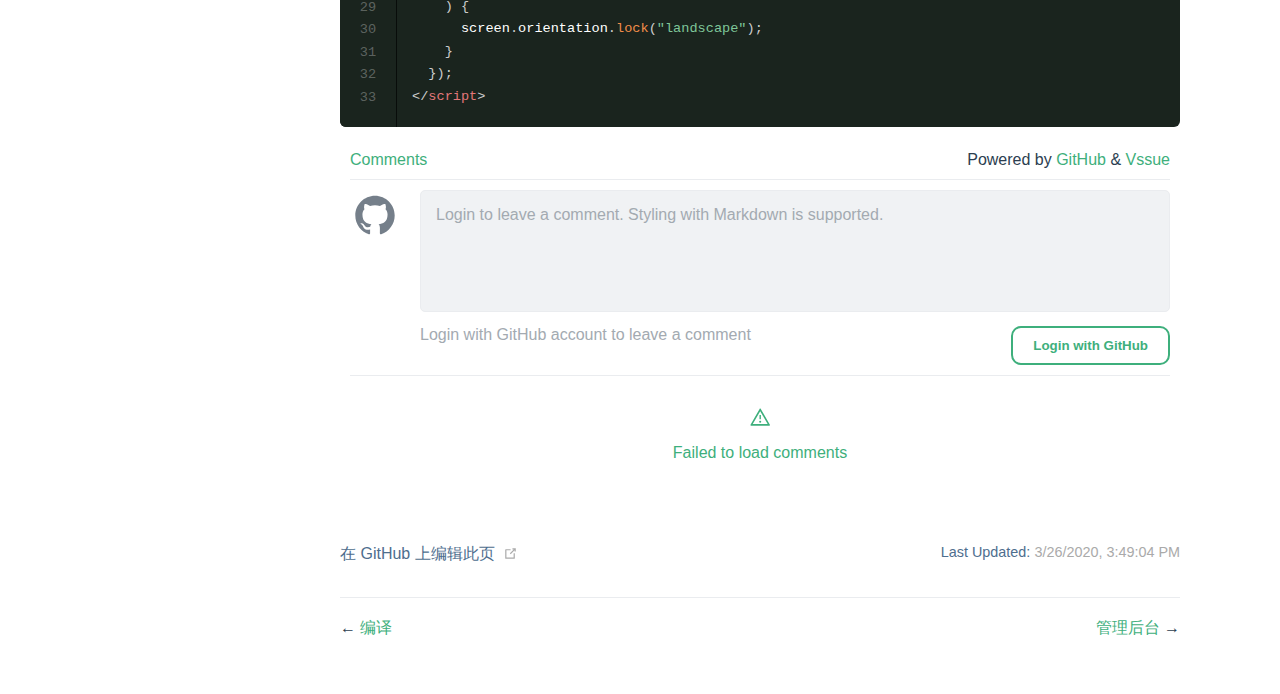
<file: danmu/install.html>
<!DOCTYPE html>
<html lang="en-US">
  <head>
    <meta charset="utf-8">
    <meta name="viewport" content="width=device-width,initial-scale=1">
    <title>安装 | 弹幕服务器文档</title>
    <meta name="description" content="Danmu.Server 弹幕服务器文档">
    <meta name="generator" content="VuePress 1.3.1">
    <link rel="icon" href="/favicon.png">
    
    <link rel="preload" href="/assets/css/0.styles.9aaad053.css" as="style"><link rel="preload" href="/assets/js/app.044b6d44.js" as="script"><link rel="preload" href="/assets/js/3.a4555ad6.js" as="script"><link rel="preload" href="/assets/js/9.791594b1.js" as="script"><link rel="prefetch" href="/assets/js/10.29b220e4.js"><link rel="prefetch" href="/assets/js/11.7ca59abe.js"><link rel="prefetch" href="/assets/js/12.73f42aed.js"><link rel="prefetch" href="/assets/js/13.ba0046e8.js"><link rel="prefetch" href="/assets/js/14.7a0109a0.js"><link rel="prefetch" href="/assets/js/15.c3f37ac7.js"><link rel="prefetch" href="/assets/js/16.ab5525b2.js"><link rel="prefetch" href="/assets/js/17.f99894ca.js"><link rel="prefetch" href="/assets/js/18.1f7d3e4f.js"><link rel="prefetch" href="/assets/js/19.3c8f49ad.js"><link rel="prefetch" href="/assets/js/20.335239d6.js"><link rel="prefetch" href="/assets/js/21.06995a8d.js"><link rel="prefetch" href="/assets/js/4.b73c36b1.js"><link rel="prefetch" href="/assets/js/5.79865d3e.js"><link rel="prefetch" href="/assets/js/6.e4e79ae0.js"><link rel="prefetch" href="/assets/js/7.9766105f.js"><link rel="prefetch" href="/assets/js/8.705f28dc.js"><link rel="prefetch" href="/assets/js/vendors~dplayer.c60a2c69.js">
    <link rel="stylesheet" href="/assets/css/0.styles.9aaad053.css">
  </head>
  <body>
    <div id="app" data-server-rendered="true"><div class="theme-container"><header class="navbar"><div class="inner"><div class="sidebar-button"><svg xmlns="http://www.w3.org/2000/svg" aria-hidden="true" role="img" viewBox="0 0 448 512" class="icon"><path fill="currentColor" d="M436 124H12c-6.627 0-12-5.373-12-12V80c0-6.627 5.373-12 12-12h424c6.627 0 12 5.373 12 12v32c0 6.627-5.373 12-12 12zm0 160H12c-6.627 0-12-5.373-12-12v-32c0-6.627 5.373-12 12-12h424c6.627 0 12 5.373 12 12v32c0 6.627-5.373 12-12 12zm0 160H12c-6.627 0-12-5.373-12-12v-32c0-6.627 5.373-12 12-12h424c6.627 0 12 5.373 12 12v32c0 6.627-5.373 12-12 12z"></path></svg></div> <a href="/" class="home-link router-link-active"><!----> <span class="site-name">弹幕服务器文档</span></a> <div class="links"><nav class="nav-links can-hide"><div class="nav-item"><div class="dropdown-wrapper"><a class="dropdown-title"><span class="title">弹幕服务器</span> <span class="arrow right"></span></a> <ul class="nav-dropdown" style="display:none;"><li class="dropdown-item"><!----> <a href="/danmu/" class="nav-link router-link-active">简介</a></li><li class="dropdown-item"><!----> <a href="/danmu/make.html" class="nav-link">编译</a></li><li class="dropdown-item"><!----> <a href="/danmu/install.html" class="nav-link router-link-exact-active router-link-active">安装</a></li><li class="dropdown-item"><!----> <a href="/danmu/admin.html" class="nav-link">管理</a></li><li class="dropdown-item"><!----> <a href="/danmu/api.html" class="nav-link">API</a></li></ul></div></div><div class="nav-item"><div class="dropdown-wrapper"><a class="dropdown-title"><span class="title">直播弹幕服务器</span> <span class="arrow right"></span></a> <ul class="nav-dropdown" style="display:none;"><li class="dropdown-item"><!----> <a href="/live/" class="nav-link">简介</a></li><li class="dropdown-item"><!----> <a href="/live/install.html" class="nav-link">安装</a></li><li class="dropdown-item"><!----> <a href="/live/api.html" class="nav-link">API</a></li></ul></div></div><div class="nav-item"><div class="dropdown-wrapper"><a class="dropdown-title"><span class="title">其他相关文档</span> <span class="arrow right"></span></a> <ul class="nav-dropdown" style="display:none;"><li class="dropdown-item"><!----> <a href="/other/" class="nav-link">其他文档</a></li><li class="dropdown-item"><!----> <a href="/other/pgsql.html" class="nav-link">PostgreSQL安装</a></li><li class="dropdown-item"><!----> <a href="/other/otherapi.html" class="nav-link">其他API</a></li><li class="dropdown-item"><!----> <a href="/other/fqa.html" class="nav-link">FQA</a></li><li class="dropdown-item"><!----> <a href="/other/sponsors.html" class="nav-link">感谢</a></li></ul></div></div> <a href="https://github.com/MonoLogueChi/Danmu.Server" target="_blank" rel="noopener noreferrer" class="repo-link">
    GitHub
    <svg xmlns="http://www.w3.org/2000/svg" aria-hidden="true" x="0px" y="0px" viewBox="0 0 100 100" width="15" height="15" class="icon outbound"><path fill="currentColor" d="M18.8,85.1h56l0,0c2.2,0,4-1.8,4-4v-32h-8v28h-48v-48h28v-8h-32l0,0c-2.2,0-4,1.8-4,4v56C14.8,83.3,16.6,85.1,18.8,85.1z"></path> <polygon fill="currentColor" points="45.7,48.7 51.3,54.3 77.2,28.5 77.2,37.2 85.2,37.2 85.2,14.9 62.8,14.9 62.8,22.9 71.5,22.9"></polygon></svg></a></nav> <div class="search-box"><input aria-label="Search" autocomplete="off" spellcheck="false" value=""> <!----></div></div></div></header> <div class="sidebar-mask"></div> <div class="docs-layout"><aside class="sidebar"><nav class="nav-links"><div class="nav-item"><div class="dropdown-wrapper"><a class="dropdown-title"><span class="title">弹幕服务器</span> <span class="arrow right"></span></a> <ul class="nav-dropdown" style="display:none;"><li class="dropdown-item"><!----> <a href="/danmu/" class="nav-link router-link-active">简介</a></li><li class="dropdown-item"><!----> <a href="/danmu/make.html" class="nav-link">编译</a></li><li class="dropdown-item"><!----> <a href="/danmu/install.html" class="nav-link router-link-exact-active router-link-active">安装</a></li><li class="dropdown-item"><!----> <a href="/danmu/admin.html" class="nav-link">管理</a></li><li class="dropdown-item"><!----> <a href="/danmu/api.html" class="nav-link">API</a></li></ul></div></div><div class="nav-item"><div class="dropdown-wrapper"><a class="dropdown-title"><span class="title">直播弹幕服务器</span> <span class="arrow right"></span></a> <ul class="nav-dropdown" style="display:none;"><li class="dropdown-item"><!----> <a href="/live/" class="nav-link">简介</a></li><li class="dropdown-item"><!----> <a href="/live/install.html" class="nav-link">安装</a></li><li class="dropdown-item"><!----> <a href="/live/api.html" class="nav-link">API</a></li></ul></div></div><div class="nav-item"><div class="dropdown-wrapper"><a class="dropdown-title"><span class="title">其他相关文档</span> <span class="arrow right"></span></a> <ul class="nav-dropdown" style="display:none;"><li class="dropdown-item"><!----> <a href="/other/" class="nav-link">其他文档</a></li><li class="dropdown-item"><!----> <a href="/other/pgsql.html" class="nav-link">PostgreSQL安装</a></li><li class="dropdown-item"><!----> <a href="/other/otherapi.html" class="nav-link">其他API</a></li><li class="dropdown-item"><!----> <a href="/other/fqa.html" class="nav-link">FQA</a></li><li class="dropdown-item"><!----> <a href="/other/sponsors.html" class="nav-link">感谢</a></li></ul></div></div> <a href="https://github.com/MonoLogueChi/Danmu.Server" target="_blank" rel="noopener noreferrer" class="repo-link">
    GitHub
    <svg xmlns="http://www.w3.org/2000/svg" aria-hidden="true" x="0px" y="0px" viewBox="0 0 100 100" width="15" height="15" class="icon outbound"><path fill="currentColor" d="M18.8,85.1h56l0,0c2.2,0,4-1.8,4-4v-32h-8v28h-48v-48h28v-8h-32l0,0c-2.2,0-4,1.8-4,4v56C14.8,83.3,16.6,85.1,18.8,85.1z"></path> <polygon fill="currentColor" points="45.7,48.7 51.3,54.3 77.2,28.5 77.2,37.2 85.2,37.2 85.2,14.9 62.8,14.9 62.8,22.9 71.5,22.9"></polygon></svg></a></nav>  <ul class="sidebar-links"><li><a href="/danmu/" class="sidebar-link">简介</a></li><li><a href="/danmu/make.html" class="sidebar-link">编译</a></li><li><a href="/danmu/install.html" class="active sidebar-link">安装</a><ul class="sidebar-sub-headers"><li class="sidebar-sub-header"><a href="/danmu/install.html#快速部署" class="sidebar-link">快速部署</a></li><li class="sidebar-sub-header"><a href="/danmu/install.html#环境要求" class="sidebar-link">环境要求</a></li><li class="sidebar-sub-header"><a href="/danmu/install.html#安装-net-core" class="sidebar-link">安装 .net Core</a></li><li class="sidebar-sub-header"><a href="/danmu/install.html#数据库" class="sidebar-link">数据库</a></li><li class="sidebar-sub-header"><a href="/danmu/install.html#安装程序" class="sidebar-link">安装程序</a><ul class="sidebar-sub-headers"><li class="sidebar-sub-header"><a href="/danmu/install.html#配置文件解释" class="sidebar-link">配置文件解释</a></li><li class="sidebar-sub-header"><a href="/danmu/install.html#获取-bcookie-的方法" class="sidebar-link">获取 BCookie 的方法</a></li></ul></li><li class="sidebar-sub-header"><a href="/danmu/install.html#运行测试" class="sidebar-link">运行测试</a></li><li class="sidebar-sub-header"><a href="/danmu/install.html#其他配置" class="sidebar-link">其他配置</a><ul class="sidebar-sub-headers"><li class="sidebar-sub-header"><a href="/danmu/install.html#caddy" class="sidebar-link">Caddy</a></li><li class="sidebar-sub-header"><a href="/danmu/install.html#supervisor" class="sidebar-link">Supervisor</a></li><li class="sidebar-sub-header"><a href="/danmu/install.html#使用-nginx" class="sidebar-link">使用 Nginx</a></li></ul></li><li class="sidebar-sub-header"><a href="/danmu/install.html#dplayer-的简单应用" class="sidebar-link">Dplayer 的简单应用</a></li></ul></li><li><a href="/danmu/admin.html" class="sidebar-link">管理后台</a></li><li><a href="/danmu/api.html" class="sidebar-link">API</a></li></ul> </aside> <main class="page"> <div class="theme-default-content content__default"><h1 id="最简部署"><a href="#最简部署" class="header-anchor">#</a> 最简部署</h1> <h2 id="快速部署"><a href="#快速部署" class="header-anchor">#</a> 快速部署</h2> <blockquote><p>CLI 工具正在开发中，使用 CLI 工具可快速部署</p></blockquote> <ol><li>安装 PostgreSQL，详情见<a href="/other/pgsql.html"> PostgreSQL 安装</a></li> <li>下载带有  <code>scd</code>  标记的<a href="https://github.com/MonoLogueChi/Danmu.Server/releases/latest" target="_blank" rel="noopener noreferrer">最新预编译文件<svg xmlns="http://www.w3.org/2000/svg" aria-hidden="true" x="0px" y="0px" viewBox="0 0 100 100" width="15" height="15" class="icon outbound"><path fill="currentColor" d="M18.8,85.1h56l0,0c2.2,0,4-1.8,4-4v-32h-8v28h-48v-48h28v-8h-32l0,0c-2.2,0-4,1.8-4,4v56C14.8,83.3,16.6,85.1,18.8,85.1z"></path> <polygon fill="currentColor" points="45.7,48.7 51.3,54.3 77.2,28.5 77.2,37.2 85.2,37.2 85.2,14.9 62.8,14.9 62.8,22.9 71.5,22.9"></polygon></svg></a></li> <li>解压到合适位置</li> <li>修改配置文件</li> <li>测试能否正常启动</li> <li>配置 http 代理工具和进程守护</li></ol> <div class="language-bash line-numbers-mode"><pre class="language-bash"><code>//1 省略，见后面的文档

//2 地址只是示例，请自行看最新版地址
<span class="token function">wget</span> https://github.com/MonoLogueChi/Danmu.Server/releases/download/1.0.0.beta2/linux64.r2r.scd.tar.xz

//3
<span class="token function">tar</span> -xvf linux64.tar.xz

//4 配置文件每一项的解释见后面的文档
<span class="token builtin class-name">cd</span> Danmu
<span class="token function">vim</span> appsettings.json

//5
./Danmu

//6
省略，见后面的文档
</code></pre> <div class="line-numbers-wrapper"><span class="line-number">1</span><br><span class="line-number">2</span><br><span class="line-number">3</span><br><span class="line-number">4</span><br><span class="line-number">5</span><br><span class="line-number">6</span><br><span class="line-number">7</span><br><span class="line-number">8</span><br><span class="line-number">9</span><br><span class="line-number">10</span><br><span class="line-number">11</span><br><span class="line-number">12</span><br><span class="line-number">13</span><br><span class="line-number">14</span><br><span class="line-number">15</span><br><span class="line-number">16</span><br><span class="line-number">17</span><br></div></div><h1 id="完整概述"><a href="#完整概述" class="header-anchor">#</a> 完整概述</h1> <h2 id="环境要求"><a href="#环境要求" class="header-anchor">#</a> 环境要求</h2> <ul><li>Linux (推荐) 或 Windows 服务器</li> <li>asp.net core runtime 3.1</li> <li>数据库 (PostgreSQL，MySQL 或 SQLite)</li> <li>Web 服务器 (Nginx, Apache, Caddy 等)</li> <li>进程守护工具 (PM2, Supervisor 等)</li></ul> <h2 id="安装-net-core"><a href="#安装-net-core" class="header-anchor">#</a> 安装 .net Core</h2> <div class="custom-block tip"><p class="custom-block-title">提示</p> <p>使用独立部署方式无需安装  <code>asp .net core runtime</code> ，相关信息见<a href="#%E5%AE%89%E8%A3%85%E7%A8%8B%E5%BA%8F">安装程序</a></p></div> <p>以下所有安装过程以 Debian10 为例，其他系统请自行判断是否需要其他步骤。</p> <p>参考 <a href="https://docs.microsoft.com/zh-cn/dotnet/core/install/linux-package-manager-debian10#install-the-aspnet-core-runtime" target="_blank" rel="noopener noreferrer">安装 ASP.NET Core 运行时<svg xmlns="http://www.w3.org/2000/svg" aria-hidden="true" x="0px" y="0px" viewBox="0 0 100 100" width="15" height="15" class="icon outbound"><path fill="currentColor" d="M18.8,85.1h56l0,0c2.2,0,4-1.8,4-4v-32h-8v28h-48v-48h28v-8h-32l0,0c-2.2,0-4,1.8-4,4v56C14.8,83.3,16.6,85.1,18.8,85.1z"></path> <polygon fill="currentColor" points="45.7,48.7 51.3,54.3 77.2,28.5 77.2,37.2 85.2,37.2 85.2,14.9 62.8,14.9 62.8,22.9 71.5,22.9"></polygon></svg></a></p> <div class="language-bash line-numbers-mode"><pre class="language-bash"><code><span class="token function">wget</span> -qO- https://packages.microsoft.com/keys/microsoft.asc <span class="token operator">|</span> gpg --dearmor <span class="token operator">&gt;</span> microsoft.asc.gpg
<span class="token function">sudo</span> <span class="token function">mv</span> microsoft.asc.gpg /etc/apt/trusted.gpg.d/
<span class="token function">wget</span> -q https://packages.microsoft.com/config/debian/10/prod.list
<span class="token function">sudo</span> <span class="token function">mv</span> prod.list /etc/apt/sources.list.d/microsoft-prod.list
<span class="token function">sudo</span> <span class="token function">chown</span> root:root /etc/apt/trusted.gpg.d/microsoft.asc.gpg
<span class="token function">sudo</span> <span class="token function">chown</span> root:root /etc/apt/sources.list.d/microsoft-prod.list

<span class="token function">sudo</span> <span class="token function">apt-get</span> update
<span class="token function">sudo</span> <span class="token function">apt-get</span> <span class="token function">install</span> apt-transport-https
<span class="token function">sudo</span> <span class="token function">apt-get</span> update
<span class="token function">sudo</span> <span class="token function">apt-get</span> <span class="token function">install</span> aspnetcore-runtime-3.1
</code></pre> <div class="line-numbers-wrapper"><span class="line-number">1</span><br><span class="line-number">2</span><br><span class="line-number">3</span><br><span class="line-number">4</span><br><span class="line-number">5</span><br><span class="line-number">6</span><br><span class="line-number">7</span><br><span class="line-number">8</span><br><span class="line-number">9</span><br><span class="line-number">10</span><br><span class="line-number">11</span><br></div></div><h2 id="数据库"><a href="#数据库" class="header-anchor">#</a> 数据库</h2> <p>目前数据库支持情况：</p> <ul class="contains-task-list"><li class="task-list-item"><input checked="checked" disabled="disabled" type="checkbox" class="task-list-item-checkbox"> PostgreSQL (10 或更高)</li> <li class="task-list-item"><input checked="checked" disabled="disabled" type="checkbox" class="task-list-item-checkbox"> <s>MySQL (8.0 或更高)</s></li> <li class="task-list-item"><input disabled="disabled" type="checkbox" class="task-list-item-checkbox"> SQLite</li> <li class="task-list-item"><input disabled="disabled" type="checkbox" class="task-list-item-checkbox"> <s>SQLServer (计划中，无限期)</s></li></ul> <p>数据库相关设置，可以参考<a href="/other/">其他文档</a>。</p> <p><strong>推荐使用 PostgreSQL</strong>，程序开发就是以 PostgreSQL 为主，SQLite 做兼容性测试，SQLite 不能保证功能 100% 可用。</p> <h2 id="安装程序"><a href="#安装程序" class="header-anchor">#</a> 安装程序</h2> <p>下载编译好的<a href="https://github.com/MonoLogueChi/Danmu.Server/releases" target="_blank" rel="noopener noreferrer">二进制文件<svg xmlns="http://www.w3.org/2000/svg" aria-hidden="true" x="0px" y="0px" viewBox="0 0 100 100" width="15" height="15" class="icon outbound"><path fill="currentColor" d="M18.8,85.1h56l0,0c2.2,0,4-1.8,4-4v-32h-8v28h-48v-48h28v-8h-32l0,0c-2.2,0-4,1.8-4,4v56C14.8,83.3,16.6,85.1,18.8,85.1z"></path> <polygon fill="currentColor" points="45.7,48.7 51.3,54.3 77.2,28.5 77.2,37.2 85.2,37.2 85.2,14.9 62.8,14.9 62.8,22.9 71.5,22.9"></polygon></svg></a>，Windows 系统或其他 Linux 系统需要自行<a href="/danmu/make.html">编译</a>。</p> <p>编译文件说明：</p> <ul><li><code>arm</code>  : arm 平台</li> <li><code>r2r</code>  : ReadyToRun 编译选项，预先 AOT 编译，启动更快，但是二进制文件更大，推荐使用</li> <li><code>scd</code>  : 独立部署，无需额外安装  <code>asp .net core runtime</code> ，开箱即用</li></ul> <p>下载后解压，或编译后拷贝到合适的位置，修改配置文件 appsetting.json</p> <div class="language-bash line-numbers-mode"><pre class="language-bash"><code><span class="token function">tar</span> -xvf linux64.tar.xz
<span class="token builtin class-name">cd</span> danmu
<span class="token function">vim</span> appsetting.json
</code></pre> <div class="line-numbers-wrapper"><span class="line-number">1</span><br><span class="line-number">2</span><br><span class="line-number">3</span><br></div></div><h3 id="配置文件解释"><a href="#配置文件解释" class="header-anchor">#</a> 配置文件解释</h3> <div class="language-json appsetting.json line-numbers-mode"><pre class="language-json"><code><span class="token punctuation">{</span>
  <span class="token property">&quot;Logging&quot;</span><span class="token operator">:</span> <span class="token punctuation">{</span>
    <span class="token property">&quot;LogLevel&quot;</span><span class="token operator">:</span> <span class="token punctuation">{</span>
      <span class="token property">&quot;Default&quot;</span><span class="token operator">:</span> <span class="token string">&quot;Information&quot;</span><span class="token punctuation">,</span>
      <span class="token property">&quot;Microsoft&quot;</span><span class="token operator">:</span> <span class="token string">&quot;Warning&quot;</span><span class="token punctuation">,</span>
      <span class="token property">&quot;Microsoft.Hosting.Lifetime&quot;</span><span class="token operator">:</span> <span class="token string">&quot;Information&quot;</span>
    <span class="token punctuation">}</span>
  <span class="token punctuation">}</span><span class="token punctuation">,</span>
  <span class="token property">&quot;KestrelSettings&quot;</span><span class="token operator">:</span> <span class="token punctuation">{</span>
    <span class="token property">&quot;Port&quot;</span><span class="token operator">:</span> <span class="token punctuation">[</span><span class="token number">5000</span><span class="token punctuation">]</span><span class="token punctuation">,</span>
    <span class="token property">&quot;UnixSocketPath&quot;</span><span class="token operator">:</span> <span class="token punctuation">[</span><span class="token string">&quot;/tmp/danmu.sock&quot;</span><span class="token punctuation">]</span>
  <span class="token punctuation">}</span><span class="token punctuation">,</span>
  <span class="token property">&quot;WithOrigins&quot;</span><span class="token operator">:</span> <span class="token punctuation">[</span><span class="token string">&quot;*&quot;</span><span class="token punctuation">]</span><span class="token punctuation">,</span>
  <span class="token property">&quot;LiveWithOrigins&quot;</span><span class="token operator">:</span> <span class="token punctuation">[</span>
    <span class="token string">&quot;http://localhost&quot;</span><span class="token punctuation">,</span>
    <span class="token string">&quot;http://localhost:4000&quot;</span><span class="token punctuation">,</span>
    <span class="token string">&quot;https://doc.video.xwhite.studio&quot;</span>
  <span class="token punctuation">]</span><span class="token punctuation">,</span>
  <span class="token property">&quot;AdminWithOrigins&quot;</span><span class="token operator">:</span> <span class="token punctuation">[</span><span class="token string">&quot;http://localhost:5000&quot;</span><span class="token punctuation">]</span><span class="token punctuation">,</span>
  <span class="token property">&quot;DanmuSql&quot;</span><span class="token operator">:</span> <span class="token punctuation">{</span>
    <span class="token property">&quot;Sql&quot;</span><span class="token operator">:</span> <span class="token number">0</span><span class="token punctuation">,</span>
    <span class="token property">&quot;Host&quot;</span><span class="token operator">:</span> <span class="token string">&quot;127.0.0.1&quot;</span><span class="token punctuation">,</span>
    <span class="token property">&quot;Port&quot;</span><span class="token operator">:</span> <span class="token number">0</span><span class="token punctuation">,</span>
    <span class="token property">&quot;UserName&quot;</span><span class="token operator">:</span> <span class="token string">&quot;danmu&quot;</span><span class="token punctuation">,</span>
    <span class="token property">&quot;PassWord&quot;</span><span class="token operator">:</span> <span class="token string">&quot;danmu&quot;</span><span class="token punctuation">,</span>
    <span class="token property">&quot;DataBase&quot;</span><span class="token operator">:</span> <span class="token string">&quot;danmu&quot;</span><span class="token punctuation">,</span>
    <span class="token property">&quot;PoolSize&quot;</span><span class="token operator">:</span> <span class="token number">16</span>
  <span class="token punctuation">}</span><span class="token punctuation">,</span>
  <span class="token property">&quot;Admin&quot;</span><span class="token operator">:</span> <span class="token punctuation">{</span>
    <span class="token property">&quot;User&quot;</span><span class="token operator">:</span> <span class="token string">&quot;MonoLogueChi&quot;</span><span class="token punctuation">,</span>
    <span class="token property">&quot;Password&quot;</span><span class="token operator">:</span> <span class="token string">&quot;000000&quot;</span><span class="token punctuation">,</span>
    <span class="token property">&quot;MaxAge&quot;</span><span class="token operator">:</span> <span class="token number">60</span>
  <span class="token punctuation">}</span><span class="token punctuation">,</span>
  <span class="token property">&quot;BiliBiliSetting&quot;</span><span class="token operator">:</span> <span class="token punctuation">{</span>
    <span class="token property">&quot;Cookie&quot;</span><span class="token operator">:</span> <span class="token string">&quot;&quot;</span><span class="token punctuation">,</span>
    <span class="token property">&quot;CidCacheTime&quot;</span><span class="token operator">:</span> <span class="token number">72</span><span class="token punctuation">,</span>
    <span class="token property">&quot;DanmuCacheTime&quot;</span><span class="token operator">:</span> <span class="token number">5</span>
  <span class="token punctuation">}</span>
<span class="token punctuation">}</span>
</code></pre> <div class="line-numbers-wrapper"><span class="line-number">1</span><br><span class="line-number">2</span><br><span class="line-number">3</span><br><span class="line-number">4</span><br><span class="line-number">5</span><br><span class="line-number">6</span><br><span class="line-number">7</span><br><span class="line-number">8</span><br><span class="line-number">9</span><br><span class="line-number">10</span><br><span class="line-number">11</span><br><span class="line-number">12</span><br><span class="line-number">13</span><br><span class="line-number">14</span><br><span class="line-number">15</span><br><span class="line-number">16</span><br><span class="line-number">17</span><br><span class="line-number">18</span><br><span class="line-number">19</span><br><span class="line-number">20</span><br><span class="line-number">21</span><br><span class="line-number">22</span><br><span class="line-number">23</span><br><span class="line-number">24</span><br><span class="line-number">25</span><br><span class="line-number">26</span><br><span class="line-number">27</span><br><span class="line-number">28</span><br><span class="line-number">29</span><br><span class="line-number">30</span><br><span class="line-number">31</span><br><span class="line-number">32</span><br><span class="line-number">33</span><br><span class="line-number">34</span><br><span class="line-number">35</span><br><span class="line-number">36</span><br><span class="line-number">37</span><br><span class="line-number">38</span><br><span class="line-number">39</span><br></div></div><p>具体解释一下</p> <ul><li>Logging: 无需更改</li> <li>KestrelSettings:
<ul><li>Port:  <code>string[]</code>  程序运行端口</li> <li>UnixSocketPath:  <code>string[]</code>  Unix 域套接字地址</li></ul></li> <li>WithOrigins:  <code>string[]</code>  允许跨域地址，可以使用通配符匹配</li> <li>LiveWithOrigins:  <code>string[]</code>  直播弹幕服务允许跨域地址，不可以使用通配符匹配</li> <li>AdminWithOrigins:  <code>string[]</code>  管理地址跨域，不做二次开发不建议配置，不可以使用通配符匹配</li> <li>danmuSQL:
<ul><li>Sql:  <code>enum</code>  使用数据库类型，填写编号 ( <code>int</code> ) 或名称 ( <code>string</code> )，0 - PostgreSQL、<s>1 -SQLite</s></li> <li>Host:  <code>string</code>  数据库连接地址</li> <li>Port:  <code>int</code>  数据库连接端口，0 为默认端口</li> <li>UserName:  <code>string</code>  数据库连接用户名，SQLite 填写无效</li> <li>PassWord:  <code>string</code>  数据库连接密码，SQLite 填写无效</li> <li>DataBase:  <code>string</code>  连接数据库</li> <li>PoolSize:  <code>int</code>  连接池</li></ul></li> <li>Admin:
<ul><li>User:  <code>string</code>  管理后台用户名</li> <li>Password:  <code>string</code>  管理后台密码</li> <li>MaxAge:  <code>int</code>  登录有效时间，分钟</li></ul></li> <li>BiliBiliSetting:
<ul><li>Cookie:  <code>string</code>  BiliBili Cookie，仅用于历史弹幕获取，不需要历史弹幕不需要填写</li> <li>CidCacheTime:  <code>int</code>  Cid 缓存时间，小时，Cid 长期不变，缓存时间越长越好</li> <li>DanmuCacheTime:  <code>int</code>  弹幕缓存时间，小时</li></ul></li></ul> <h3 id="获取-bcookie-的方法"><a href="#获取-bcookie-的方法" class="header-anchor">#</a> 获取 BCookie 的方法</h3> <ul><li>首先登录 BiliBili，建议先退出再重新登录，这样可以延长有效期；</li> <li>访问任意弹幕相关的网站，例如 <a href="https://api.bilibili.com/x/v2/dm/history?type=1&amp;oid=1176840&amp;date=2019-07-26" target="_blank" rel="noopener noreferrer">https://api.bilibili.com/x/v2/dm/history?type=1&amp;oid=1176840&amp;date=2019-07-26<svg xmlns="http://www.w3.org/2000/svg" aria-hidden="true" x="0px" y="0px" viewBox="0 0 100 100" width="15" height="15" class="icon outbound"><path fill="currentColor" d="M18.8,85.1h56l0,0c2.2,0,4-1.8,4-4v-32h-8v28h-48v-48h28v-8h-32l0,0c-2.2,0-4,1.8-4,4v56C14.8,83.3,16.6,85.1,18.8,85.1z"></path> <polygon fill="currentColor" points="45.7,48.7 51.3,54.3 77.2,28.5 77.2,37.2 85.2,37.2 85.2,14.9 62.8,14.9 62.8,22.9 71.5,22.9"></polygon></svg></a></li> <li>F12 F5，在 Network 选项卡中找到相应的请求，复制 Cookie 出来；</li> <li>当 Cookie 过期以后，再重复上面的步骤，填写新的 Cookie 进去。</li></ul> <p><img src="/assets/img/cookie.71a0fa16.png" alt=""></p> <blockquote><p>PS: 当你登录账号的电脑上退出登录，或者登录过期的时候，你就需要重新填写 Cookie 进去了，填写完新的 Cookie 别忘了重启一下程序。</p></blockquote> <h2 id="运行测试"><a href="#运行测试" class="header-anchor">#</a> 运行测试</h2> <div class="language-bash line-numbers-mode"><pre class="language-bash"><code>./danmu
or
dotnet danmu.dll
</code></pre> <div class="line-numbers-wrapper"><span class="line-number">1</span><br><span class="line-number">2</span><br><span class="line-number">3</span><br></div></div><p>检查是否能够正常运行，数据库是否正常创建。</p> <h2 id="其他配置"><a href="#其他配置" class="header-anchor">#</a> 其他配置</h2> <p>推荐使用 <a href="http://www.supervisord.org/" target="_blank" rel="noopener noreferrer">Supervisor<svg xmlns="http://www.w3.org/2000/svg" aria-hidden="true" x="0px" y="0px" viewBox="0 0 100 100" width="15" height="15" class="icon outbound"><path fill="currentColor" d="M18.8,85.1h56l0,0c2.2,0,4-1.8,4-4v-32h-8v28h-48v-48h28v-8h-32l0,0c-2.2,0-4,1.8-4,4v56C14.8,83.3,16.6,85.1,18.8,85.1z"></path> <polygon fill="currentColor" points="45.7,48.7 51.3,54.3 77.2,28.5 77.2,37.2 85.2,37.2 85.2,14.9 62.8,14.9 62.8,22.9 71.5,22.9"></polygon></svg></a> + <a href="https://caddyserver.com/v1/" target="_blank" rel="noopener noreferrer">Caddy(v1)<svg xmlns="http://www.w3.org/2000/svg" aria-hidden="true" x="0px" y="0px" viewBox="0 0 100 100" width="15" height="15" class="icon outbound"><path fill="currentColor" d="M18.8,85.1h56l0,0c2.2,0,4-1.8,4-4v-32h-8v28h-48v-48h28v-8h-32l0,0c-2.2,0-4,1.8-4,4v56C14.8,83.3,16.6,85.1,18.8,85.1z"></path> <polygon fill="currentColor" points="45.7,48.7 51.3,54.3 77.2,28.5 77.2,37.2 85.2,37.2 85.2,14.9 62.8,14.9 62.8,22.9 71.5,22.9"></polygon></svg></a></p> <h3 id="caddy"><a href="#caddy" class="header-anchor">#</a> Caddy</h3> <p>下载 caddy，需要插件</p> <ul><li>http.supervisor</li> <li>supervisor</li></ul> <p>下载以后放在一个自己认为合适的位置，创建配置文件</p> <div class="language-bash line-numbers-mode"><pre class="language-bash"><code><span class="token function">mkdir</span> config
<span class="token function">touch</span> config/xxxxx.caddyfile
</code></pre> <div class="line-numbers-wrapper"><span class="line-number">1</span><br><span class="line-number">2</span><br></div></div><p>修改配置文件</p> <div class="language- line-numbers-mode"><pre class="language-text"><code>https://danmu.u2sb.top {
    gzip
    tls youmail@xxx.com
    supervisor {
        command ./Danmu
        dir /www/danmu/Dammu
        redirect_stdout stdout
        redirect_stderr stderr
    }
    proxy / unix:/tmp/danmu.sock {
        websocket
        transparent
    }
}
</code></pre> <div class="line-numbers-wrapper"><span class="line-number">1</span><br><span class="line-number">2</span><br><span class="line-number">3</span><br><span class="line-number">4</span><br><span class="line-number">5</span><br><span class="line-number">6</span><br><span class="line-number">7</span><br><span class="line-number">8</span><br><span class="line-number">9</span><br><span class="line-number">10</span><br><span class="line-number">11</span><br><span class="line-number">12</span><br><span class="line-number">13</span><br><span class="line-number">14</span><br></div></div><p>根据你自己的情况修改配置文件。</p> <h3 id="supervisor"><a href="#supervisor" class="header-anchor">#</a> Supervisor</h3> <h4 id="安装"><a href="#安装" class="header-anchor">#</a> 安装</h4> <div class="language-bash line-numbers-mode"><pre class="language-bash"><code><span class="token function">sudo</span> <span class="token function">apt</span> <span class="token function">install</span> supervisor
</code></pre> <div class="line-numbers-wrapper"><span class="line-number">1</span><br></div></div><h4 id="添加配置文件"><a href="#添加配置文件" class="header-anchor">#</a> 添加配置文件</h4> <div class="language-bash line-numbers-mode"><pre class="language-bash"><code><span class="token function">sudo</span> <span class="token function">touch</span> /etc/supervisor/conf.d/caddy.conf
<span class="token function">sudo</span> <span class="token function">vim</span> /etc/supervisor/conf.d/caddy.conf
</code></pre> <div class="line-numbers-wrapper"><span class="line-number">1</span><br><span class="line-number">2</span><br></div></div><div class="language-ini caddy.conf line-numbers-mode"><pre class="language-ini"><code><span class="token selector">[program:caddy]</span>
<span class="token constant">command</span> <span class="token attr-value"><span class="token punctuation">=</span> /www/caddy/caddy -conf /www/caddy/conf/*.caddyfile -agree -quic</span>
<span class="token constant">directory</span> <span class="token attr-value"><span class="token punctuation">=</span> /www/caddy/</span>
<span class="token constant">environment</span> <span class="token attr-value"><span class="token punctuation">=</span> DNSPOD_API_KEY=&quot;&quot;</span>
<span class="token constant">user</span> <span class="token attr-value"><span class="token punctuation">=</span> www</span>
<span class="token constant">stopsignal</span> <span class="token attr-value"><span class="token punctuation">=</span> INT</span>
<span class="token constant">autostart</span> <span class="token attr-value"><span class="token punctuation">=</span> true</span>
<span class="token constant">autorestart</span> <span class="token attr-value"><span class="token punctuation">=</span> true</span>
<span class="token constant">startsecs</span> <span class="token attr-value"><span class="token punctuation">=</span> 5</span>
<span class="token constant">stderr_logfile</span> <span class="token attr-value"><span class="token punctuation">=</span> /www/caddy/log/error.log</span>
<span class="token constant">stdout_logfile</span> <span class="token attr-value"><span class="token punctuation">=</span> /www/caddy/log/out.log</span>
</code></pre> <div class="line-numbers-wrapper"><span class="line-number">1</span><br><span class="line-number">2</span><br><span class="line-number">3</span><br><span class="line-number">4</span><br><span class="line-number">5</span><br><span class="line-number">6</span><br><span class="line-number">7</span><br><span class="line-number">8</span><br><span class="line-number">9</span><br><span class="line-number">10</span><br><span class="line-number">11</span><br></div></div><p>根据自己的情况创建配置文件，具体关于 Supervisor 的使用请自行百度。</p> <h3 id="使用-nginx"><a href="#使用-nginx" class="header-anchor">#</a> 使用 Nginx</h3> <p>Nginx 配置较 caddy 稍麻烦，下面只是一个示例</p> <div class="language-nginx line-numbers-mode"><pre class="language-nginx"><code><span class="token keyword">location</span> <span class="token operator">/</span>
<span class="token punctuation">{</span>
    <span class="token keyword">proxy_pass</span> unix<span class="token punctuation">:</span><span class="token operator">/</span>tmp<span class="token operator">/</span>danmu<span class="token punctuation">.</span>sock<span class="token punctuation">;</span>
    <span class="token keyword">proxy_set_header</span> Host <span class="token variable">$host</span><span class="token punctuation">;</span>
    <span class="token keyword">proxy_set_header</span> X<span class="token operator">-</span>Real<span class="token operator">-</span>IP <span class="token variable">$remote_addr</span><span class="token punctuation">;</span>
    <span class="token keyword">proxy_set_header</span> X<span class="token operator">-</span>Forwarded<span class="token operator">-</span>For <span class="token variable">$proxy_add_x_forwarded_for</span><span class="token punctuation">;</span>
    <span class="token keyword">proxy_set_header</span> REMOTE<span class="token operator">-</span>HOST <span class="token variable">$remote_addr</span><span class="token punctuation">;</span>

    <span class="token keyword">proxy_connect_timeout</span> <span class="token number">30</span>s<span class="token punctuation">;</span>
    <span class="token keyword">proxy_read_timeout</span> <span class="token number">1800</span>s<span class="token punctuation">;</span>
    <span class="token keyword">proxy_send_timeout</span> <span class="token number">35</span>s<span class="token punctuation">;</span>
    <span class="token keyword">proxy_http_version</span> <span class="token number">1.1</span><span class="token punctuation">;</span>
    <span class="token keyword">proxy_set_header</span> Upgrade <span class="token variable">$http_upgrade</span><span class="token punctuation">;</span>
    <span class="token keyword">proxy_set_header</span> Connection <span class="token string">&quot;upgrade&quot;</span><span class="token punctuation">;</span>

    <span class="token keyword">add_header</span> X<span class="token operator">-</span>Cache <span class="token variable">$upstream_cache_status</span><span class="token punctuation">;</span>
<span class="token punctuation">}</span>
</code></pre> <div class="line-numbers-wrapper"><span class="line-number">1</span><br><span class="line-number">2</span><br><span class="line-number">3</span><br><span class="line-number">4</span><br><span class="line-number">5</span><br><span class="line-number">6</span><br><span class="line-number">7</span><br><span class="line-number">8</span><br><span class="line-number">9</span><br><span class="line-number">10</span><br><span class="line-number">11</span><br><span class="line-number">12</span><br><span class="line-number">13</span><br><span class="line-number">14</span><br><span class="line-number">15</span><br><span class="line-number">16</span><br><span class="line-number">17</span><br></div></div><h2 id="dplayer-的简单应用"><a href="#dplayer-的简单应用" class="header-anchor">#</a> Dplayer 的简单应用</h2> <div class="language-html line-numbers-mode"><pre class="language-html"><code><span class="token tag"><span class="token tag"><span class="token punctuation">&lt;</span>link</span>
  <span class="token attr-name">rel</span><span class="token attr-value"><span class="token punctuation">=</span><span class="token punctuation">&quot;</span>stylesheet<span class="token punctuation">&quot;</span></span>
  <span class="token attr-name">href</span><span class="token attr-value"><span class="token punctuation">=</span><span class="token punctuation">&quot;</span>https://cdn.jsdelivr.net/npm/dplayer/dist/DPlayer.min.css<span class="token punctuation">&quot;</span></span>
<span class="token punctuation">/&gt;</span></span>
<span class="token tag"><span class="token tag"><span class="token punctuation">&lt;</span>script</span> <span class="token attr-name">src</span><span class="token attr-value"><span class="token punctuation">=</span><span class="token punctuation">&quot;</span>https://cdn.jsdelivr.net/npm/dplayer/dist/DPlayer.min.js<span class="token punctuation">&quot;</span></span><span class="token punctuation">&gt;</span></span><span class="token script"></span><span class="token tag"><span class="token tag"><span class="token punctuation">&lt;/</span>script</span><span class="token punctuation">&gt;</span></span>
<span class="token tag"><span class="token tag"><span class="token punctuation">&lt;</span>div</span> <span class="token attr-name">id</span><span class="token attr-value"><span class="token punctuation">=</span><span class="token punctuation">&quot;</span>dplayer<span class="token punctuation">&quot;</span></span><span class="token punctuation">&gt;</span></span><span class="token tag"><span class="token tag"><span class="token punctuation">&lt;/</span>div</span><span class="token punctuation">&gt;</span></span>
<span class="token tag"><span class="token tag"><span class="token punctuation">&lt;</span>script</span><span class="token punctuation">&gt;</span></span><span class="token script"><span class="token language-javascript">
  <span class="token keyword">const</span> dp <span class="token operator">=</span> <span class="token keyword">new</span> <span class="token class-name">DPlayer</span><span class="token punctuation">(</span><span class="token punctuation">{</span>
    container<span class="token operator">:</span> document<span class="token punctuation">.</span><span class="token function">getElementById</span><span class="token punctuation">(</span><span class="token string">&quot;dplayer&quot;</span><span class="token punctuation">)</span><span class="token punctuation">,</span>
    video<span class="token operator">:</span> <span class="token punctuation">{</span>
      url<span class="token operator">:</span> <span class="token string">&quot;demo.mp4&quot;</span>
    <span class="token punctuation">}</span><span class="token punctuation">,</span>
    subtitle<span class="token operator">:</span> <span class="token punctuation">{</span>
      url<span class="token operator">:</span> <span class="token string">&quot;demo.vtt&quot;</span>
    <span class="token punctuation">}</span><span class="token punctuation">,</span>
    danmaku<span class="token operator">:</span> <span class="token punctuation">{</span>
      id<span class="token operator">:</span> <span class="token string">&quot;视频的ID，建议使用视频Hash值，例如CRC64&quot;</span><span class="token punctuation">,</span>
      api<span class="token operator">:</span> <span class="token string">&quot;https://danmu.u2sb.top/api/danmu/dplayer/&quot;</span><span class="token punctuation">,</span> <span class="token comment">//你自己的api</span>
      addition<span class="token operator">:</span> <span class="token punctuation">[</span>
        <span class="token string">&quot;https://danmu.u2sb.top/api/danmu/dplayer/v3/bilibili/?cid=73636868&quot;</span>
      <span class="token punctuation">]</span> <span class="token comment">//解析BiliBili弹幕</span>
    <span class="token punctuation">}</span>
  <span class="token punctuation">}</span><span class="token punctuation">)</span><span class="token punctuation">;</span>

  <span class="token comment">//修复手机横屏问题</span>
  dp<span class="token punctuation">.</span><span class="token function">on</span><span class="token punctuation">(</span><span class="token string">&quot;fullscreen&quot;</span><span class="token punctuation">,</span> <span class="token keyword">function</span><span class="token punctuation">(</span><span class="token punctuation">)</span> <span class="token punctuation">{</span>
    <span class="token keyword">if</span> <span class="token punctuation">(</span>
      <span class="token regex">/Android|webOS|BlackBerry|IEMobile|Opera Mini/i</span><span class="token punctuation">.</span><span class="token function">test</span><span class="token punctuation">(</span>navigator<span class="token punctuation">.</span>userAgent<span class="token punctuation">)</span>
    <span class="token punctuation">)</span> <span class="token punctuation">{</span>
      screen<span class="token punctuation">.</span>orientation<span class="token punctuation">.</span><span class="token function">lock</span><span class="token punctuation">(</span><span class="token string">&quot;landscape&quot;</span><span class="token punctuation">)</span><span class="token punctuation">;</span>
    <span class="token punctuation">}</span>
  <span class="token punctuation">}</span><span class="token punctuation">)</span><span class="token punctuation">;</span>
</span></span><span class="token tag"><span class="token tag"><span class="token punctuation">&lt;/</span>script</span><span class="token punctuation">&gt;</span></span>
</code></pre> <div class="line-numbers-wrapper"><span class="line-number">1</span><br><span class="line-number">2</span><br><span class="line-number">3</span><br><span class="line-number">4</span><br><span class="line-number">5</span><br><span class="line-number">6</span><br><span class="line-number">7</span><br><span class="line-number">8</span><br><span class="line-number">9</span><br><span class="line-number">10</span><br><span class="line-number">11</span><br><span class="line-number">12</span><br><span class="line-number">13</span><br><span class="line-number">14</span><br><span class="line-number">15</span><br><span class="line-number">16</span><br><span class="line-number">17</span><br><span class="line-number">18</span><br><span class="line-number">19</span><br><span class="line-number">20</span><br><span class="line-number">21</span><br><span class="line-number">22</span><br><span class="line-number">23</span><br><span class="line-number">24</span><br><span class="line-number">25</span><br><span class="line-number">26</span><br><span class="line-number">27</span><br><span class="line-number">28</span><br><span class="line-number">29</span><br><span class="line-number">30</span><br><span class="line-number">31</span><br><span class="line-number">32</span><br><span class="line-number">33</span><br></div></div><!----></div> <footer class="page-edit"><div class="edit-link"><a href="https://github.com/MonoLogueChi/Danmu.Server/edit/doc-source/docs/danmu/install.md" target="_blank" rel="noopener noreferrer">在 GitHub 上编辑此页</a> <svg xmlns="http://www.w3.org/2000/svg" aria-hidden="true" x="0px" y="0px" viewBox="0 0 100 100" width="15" height="15" class="icon outbound"><path fill="currentColor" d="M18.8,85.1h56l0,0c2.2,0,4-1.8,4-4v-32h-8v28h-48v-48h28v-8h-32l0,0c-2.2,0-4,1.8-4,4v56C14.8,83.3,16.6,85.1,18.8,85.1z"></path> <polygon fill="currentColor" points="45.7,48.7 51.3,54.3 77.2,28.5 77.2,37.2 85.2,37.2 85.2,14.9 62.8,14.9 62.8,22.9 71.5,22.9"></polygon></svg></div> <div class="last-updated"><span class="prefix">Last Updated: </span> <span class="time">3/26/2020, 3:49:04 PM</span></div></footer> <div class="page-nav"><p class="inner"><span class="prev">
        ←
        <a href="/danmu/make.html" class="prev">
          编译
        </a></span> <span class="next"><a href="/danmu/admin.html">
          管理后台
        </a>
        →
      </span></p></div> </main></div></div><div class="global-ui"><!----></div></div>
    <script src="/assets/js/app.044b6d44.js" defer></script><script src="/assets/js/3.a4555ad6.js" defer></script><script src="/assets/js/9.791594b1.js" defer></script>
  </body>
</html>
</file>
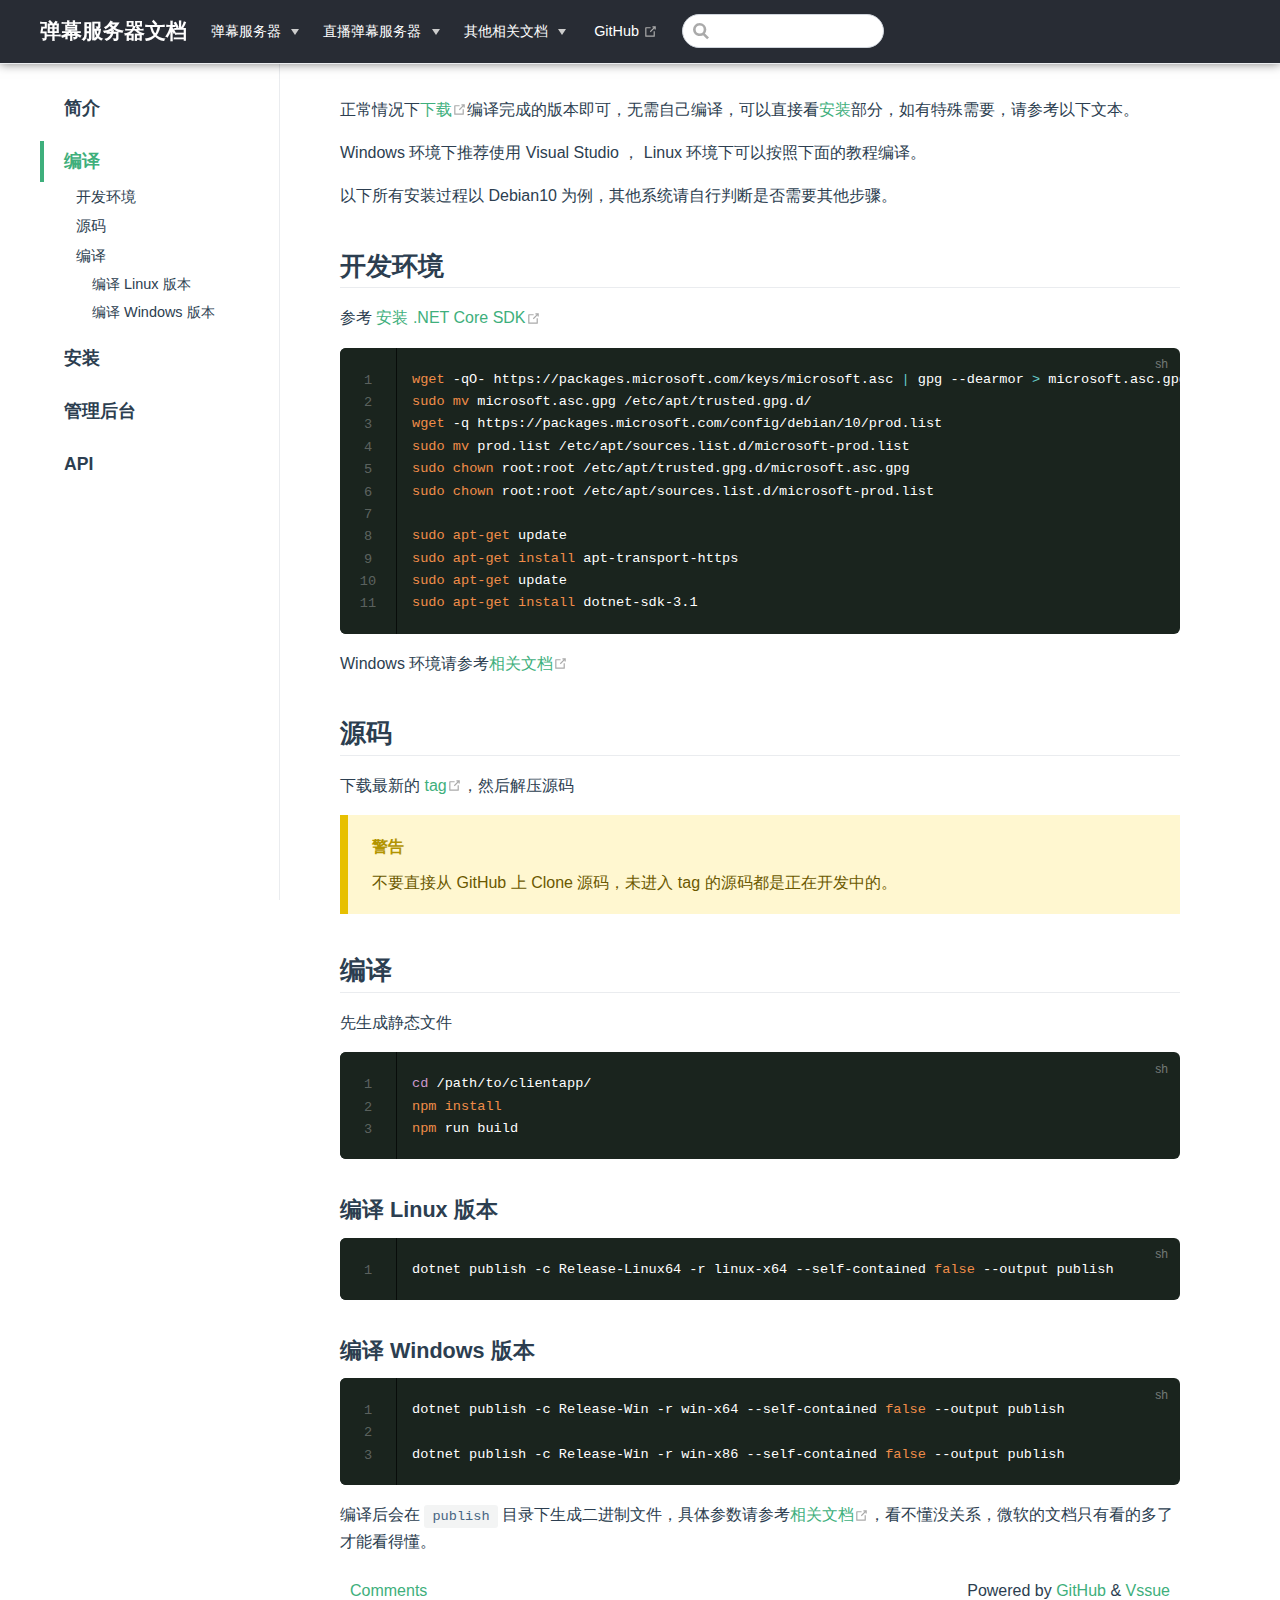
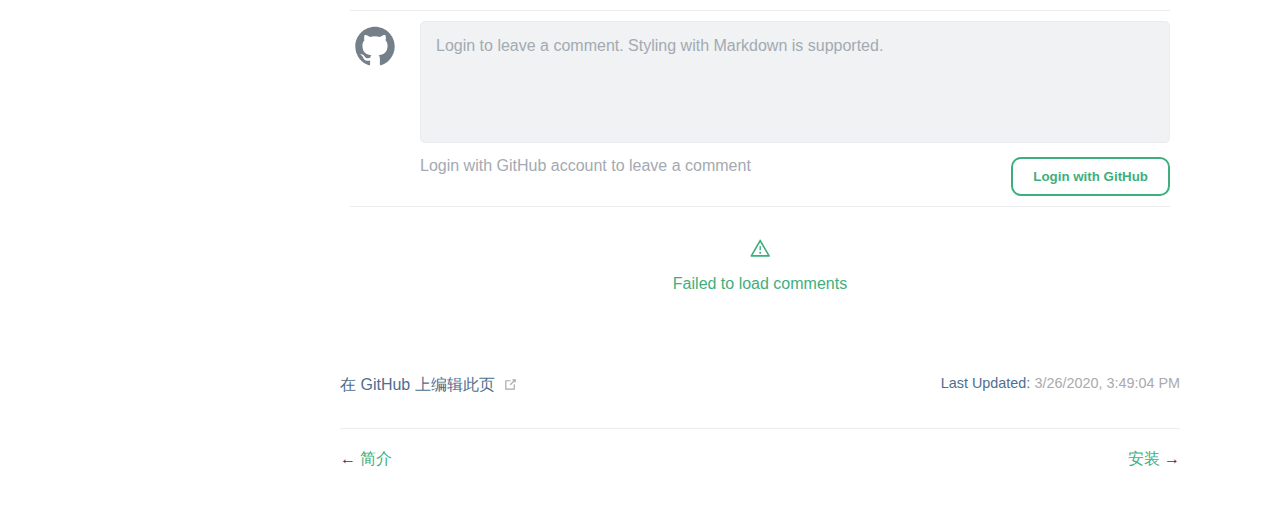
<file: danmu/make.html>
<!DOCTYPE html>
<html lang="en-US">
  <head>
    <meta charset="utf-8">
    <meta name="viewport" content="width=device-width,initial-scale=1">
    <title>编译 | 弹幕服务器文档</title>
    <meta name="description" content="Danmu.Server 弹幕服务器文档">
    <meta name="generator" content="VuePress 1.3.1">
    <link rel="icon" href="/favicon.png">
    
    <link rel="preload" href="/assets/css/0.styles.9aaad053.css" as="style"><link rel="preload" href="/assets/js/app.044b6d44.js" as="script"><link rel="preload" href="/assets/js/3.a4555ad6.js" as="script"><link rel="preload" href="/assets/js/14.7a0109a0.js" as="script"><link rel="prefetch" href="/assets/js/10.29b220e4.js"><link rel="prefetch" href="/assets/js/11.7ca59abe.js"><link rel="prefetch" href="/assets/js/12.73f42aed.js"><link rel="prefetch" href="/assets/js/13.ba0046e8.js"><link rel="prefetch" href="/assets/js/15.c3f37ac7.js"><link rel="prefetch" href="/assets/js/16.ab5525b2.js"><link rel="prefetch" href="/assets/js/17.f99894ca.js"><link rel="prefetch" href="/assets/js/18.1f7d3e4f.js"><link rel="prefetch" href="/assets/js/19.3c8f49ad.js"><link rel="prefetch" href="/assets/js/20.335239d6.js"><link rel="prefetch" href="/assets/js/21.06995a8d.js"><link rel="prefetch" href="/assets/js/4.b73c36b1.js"><link rel="prefetch" href="/assets/js/5.79865d3e.js"><link rel="prefetch" href="/assets/js/6.e4e79ae0.js"><link rel="prefetch" href="/assets/js/7.9766105f.js"><link rel="prefetch" href="/assets/js/8.705f28dc.js"><link rel="prefetch" href="/assets/js/9.791594b1.js"><link rel="prefetch" href="/assets/js/vendors~dplayer.c60a2c69.js">
    <link rel="stylesheet" href="/assets/css/0.styles.9aaad053.css">
  </head>
  <body>
    <div id="app" data-server-rendered="true"><div class="theme-container"><header class="navbar"><div class="inner"><div class="sidebar-button"><svg xmlns="http://www.w3.org/2000/svg" aria-hidden="true" role="img" viewBox="0 0 448 512" class="icon"><path fill="currentColor" d="M436 124H12c-6.627 0-12-5.373-12-12V80c0-6.627 5.373-12 12-12h424c6.627 0 12 5.373 12 12v32c0 6.627-5.373 12-12 12zm0 160H12c-6.627 0-12-5.373-12-12v-32c0-6.627 5.373-12 12-12h424c6.627 0 12 5.373 12 12v32c0 6.627-5.373 12-12 12zm0 160H12c-6.627 0-12-5.373-12-12v-32c0-6.627 5.373-12 12-12h424c6.627 0 12 5.373 12 12v32c0 6.627-5.373 12-12 12z"></path></svg></div> <a href="/" class="home-link router-link-active"><!----> <span class="site-name">弹幕服务器文档</span></a> <div class="links"><nav class="nav-links can-hide"><div class="nav-item"><div class="dropdown-wrapper"><a class="dropdown-title"><span class="title">弹幕服务器</span> <span class="arrow right"></span></a> <ul class="nav-dropdown" style="display:none;"><li class="dropdown-item"><!----> <a href="/danmu/" class="nav-link router-link-active">简介</a></li><li class="dropdown-item"><!----> <a href="/danmu/make.html" class="nav-link router-link-exact-active router-link-active">编译</a></li><li class="dropdown-item"><!----> <a href="/danmu/install.html" class="nav-link">安装</a></li><li class="dropdown-item"><!----> <a href="/danmu/admin.html" class="nav-link">管理</a></li><li class="dropdown-item"><!----> <a href="/danmu/api.html" class="nav-link">API</a></li></ul></div></div><div class="nav-item"><div class="dropdown-wrapper"><a class="dropdown-title"><span class="title">直播弹幕服务器</span> <span class="arrow right"></span></a> <ul class="nav-dropdown" style="display:none;"><li class="dropdown-item"><!----> <a href="/live/" class="nav-link">简介</a></li><li class="dropdown-item"><!----> <a href="/live/install.html" class="nav-link">安装</a></li><li class="dropdown-item"><!----> <a href="/live/api.html" class="nav-link">API</a></li></ul></div></div><div class="nav-item"><div class="dropdown-wrapper"><a class="dropdown-title"><span class="title">其他相关文档</span> <span class="arrow right"></span></a> <ul class="nav-dropdown" style="display:none;"><li class="dropdown-item"><!----> <a href="/other/" class="nav-link">其他文档</a></li><li class="dropdown-item"><!----> <a href="/other/pgsql.html" class="nav-link">PostgreSQL安装</a></li><li class="dropdown-item"><!----> <a href="/other/otherapi.html" class="nav-link">其他API</a></li><li class="dropdown-item"><!----> <a href="/other/fqa.html" class="nav-link">FQA</a></li><li class="dropdown-item"><!----> <a href="/other/sponsors.html" class="nav-link">感谢</a></li></ul></div></div> <a href="https://github.com/MonoLogueChi/Danmu.Server" target="_blank" rel="noopener noreferrer" class="repo-link">
    GitHub
    <svg xmlns="http://www.w3.org/2000/svg" aria-hidden="true" x="0px" y="0px" viewBox="0 0 100 100" width="15" height="15" class="icon outbound"><path fill="currentColor" d="M18.8,85.1h56l0,0c2.2,0,4-1.8,4-4v-32h-8v28h-48v-48h28v-8h-32l0,0c-2.2,0-4,1.8-4,4v56C14.8,83.3,16.6,85.1,18.8,85.1z"></path> <polygon fill="currentColor" points="45.7,48.7 51.3,54.3 77.2,28.5 77.2,37.2 85.2,37.2 85.2,14.9 62.8,14.9 62.8,22.9 71.5,22.9"></polygon></svg></a></nav> <div class="search-box"><input aria-label="Search" autocomplete="off" spellcheck="false" value=""> <!----></div></div></div></header> <div class="sidebar-mask"></div> <div class="docs-layout"><aside class="sidebar"><nav class="nav-links"><div class="nav-item"><div class="dropdown-wrapper"><a class="dropdown-title"><span class="title">弹幕服务器</span> <span class="arrow right"></span></a> <ul class="nav-dropdown" style="display:none;"><li class="dropdown-item"><!----> <a href="/danmu/" class="nav-link router-link-active">简介</a></li><li class="dropdown-item"><!----> <a href="/danmu/make.html" class="nav-link router-link-exact-active router-link-active">编译</a></li><li class="dropdown-item"><!----> <a href="/danmu/install.html" class="nav-link">安装</a></li><li class="dropdown-item"><!----> <a href="/danmu/admin.html" class="nav-link">管理</a></li><li class="dropdown-item"><!----> <a href="/danmu/api.html" class="nav-link">API</a></li></ul></div></div><div class="nav-item"><div class="dropdown-wrapper"><a class="dropdown-title"><span class="title">直播弹幕服务器</span> <span class="arrow right"></span></a> <ul class="nav-dropdown" style="display:none;"><li class="dropdown-item"><!----> <a href="/live/" class="nav-link">简介</a></li><li class="dropdown-item"><!----> <a href="/live/install.html" class="nav-link">安装</a></li><li class="dropdown-item"><!----> <a href="/live/api.html" class="nav-link">API</a></li></ul></div></div><div class="nav-item"><div class="dropdown-wrapper"><a class="dropdown-title"><span class="title">其他相关文档</span> <span class="arrow right"></span></a> <ul class="nav-dropdown" style="display:none;"><li class="dropdown-item"><!----> <a href="/other/" class="nav-link">其他文档</a></li><li class="dropdown-item"><!----> <a href="/other/pgsql.html" class="nav-link">PostgreSQL安装</a></li><li class="dropdown-item"><!----> <a href="/other/otherapi.html" class="nav-link">其他API</a></li><li class="dropdown-item"><!----> <a href="/other/fqa.html" class="nav-link">FQA</a></li><li class="dropdown-item"><!----> <a href="/other/sponsors.html" class="nav-link">感谢</a></li></ul></div></div> <a href="https://github.com/MonoLogueChi/Danmu.Server" target="_blank" rel="noopener noreferrer" class="repo-link">
    GitHub
    <svg xmlns="http://www.w3.org/2000/svg" aria-hidden="true" x="0px" y="0px" viewBox="0 0 100 100" width="15" height="15" class="icon outbound"><path fill="currentColor" d="M18.8,85.1h56l0,0c2.2,0,4-1.8,4-4v-32h-8v28h-48v-48h28v-8h-32l0,0c-2.2,0-4,1.8-4,4v56C14.8,83.3,16.6,85.1,18.8,85.1z"></path> <polygon fill="currentColor" points="45.7,48.7 51.3,54.3 77.2,28.5 77.2,37.2 85.2,37.2 85.2,14.9 62.8,14.9 62.8,22.9 71.5,22.9"></polygon></svg></a></nav>  <ul class="sidebar-links"><li><a href="/danmu/" class="sidebar-link">简介</a></li><li><a href="/danmu/make.html" class="active sidebar-link">编译</a><ul class="sidebar-sub-headers"><li class="sidebar-sub-header"><a href="/danmu/make.html#开发环境" class="sidebar-link">开发环境</a></li><li class="sidebar-sub-header"><a href="/danmu/make.html#源码" class="sidebar-link">源码</a></li><li class="sidebar-sub-header"><a href="/danmu/make.html#编译" class="sidebar-link">编译</a><ul class="sidebar-sub-headers"><li class="sidebar-sub-header"><a href="/danmu/make.html#编译-linux-版本" class="sidebar-link">编译 Linux 版本</a></li><li class="sidebar-sub-header"><a href="/danmu/make.html#编译-windows-版本" class="sidebar-link">编译 Windows 版本</a></li></ul></li></ul></li><li><a href="/danmu/install.html" class="sidebar-link">安装</a></li><li><a href="/danmu/admin.html" class="sidebar-link">管理后台</a></li><li><a href="/danmu/api.html" class="sidebar-link">API</a></li></ul> </aside> <main class="page"> <div class="theme-default-content content__default"><p>正常情况下<a href="https://github.com/MonoLogueChi/Danmu.Server/releases" target="_blank" rel="noopener noreferrer">下载<svg xmlns="http://www.w3.org/2000/svg" aria-hidden="true" x="0px" y="0px" viewBox="0 0 100 100" width="15" height="15" class="icon outbound"><path fill="currentColor" d="M18.8,85.1h56l0,0c2.2,0,4-1.8,4-4v-32h-8v28h-48v-48h28v-8h-32l0,0c-2.2,0-4,1.8-4,4v56C14.8,83.3,16.6,85.1,18.8,85.1z"></path> <polygon fill="currentColor" points="45.7,48.7 51.3,54.3 77.2,28.5 77.2,37.2 85.2,37.2 85.2,14.9 62.8,14.9 62.8,22.9 71.5,22.9"></polygon></svg></a>编译完成的版本即可，无需自己编译，可以直接看<a href="/danmu/install.html">安装</a>部分，如有特殊需要，请参考以下文本。</p> <p>Windows 环境下推荐使用 Visual Studio ， Linux 环境下可以按照下面的教程编译。</p> <p>以下所有安装过程以 Debian10 为例，其他系统请自行判断是否需要其他步骤。</p> <h2 id="开发环境"><a href="#开发环境" class="header-anchor">#</a> 开发环境</h2> <p>参考 <a href="https://docs.microsoft.com/zh-cn/dotnet/core/install/linux-package-manager-debian10#install-the-net-core-sdk" target="_blank" rel="noopener noreferrer">安装 .NET Core SDK<svg xmlns="http://www.w3.org/2000/svg" aria-hidden="true" x="0px" y="0px" viewBox="0 0 100 100" width="15" height="15" class="icon outbound"><path fill="currentColor" d="M18.8,85.1h56l0,0c2.2,0,4-1.8,4-4v-32h-8v28h-48v-48h28v-8h-32l0,0c-2.2,0-4,1.8-4,4v56C14.8,83.3,16.6,85.1,18.8,85.1z"></path> <polygon fill="currentColor" points="45.7,48.7 51.3,54.3 77.2,28.5 77.2,37.2 85.2,37.2 85.2,14.9 62.8,14.9 62.8,22.9 71.5,22.9"></polygon></svg></a></p> <div class="language-bash line-numbers-mode"><pre class="language-bash"><code><span class="token function">wget</span> -qO- https://packages.microsoft.com/keys/microsoft.asc <span class="token operator">|</span> gpg --dearmor <span class="token operator">&gt;</span> microsoft.asc.gpg
<span class="token function">sudo</span> <span class="token function">mv</span> microsoft.asc.gpg /etc/apt/trusted.gpg.d/
<span class="token function">wget</span> -q https://packages.microsoft.com/config/debian/10/prod.list
<span class="token function">sudo</span> <span class="token function">mv</span> prod.list /etc/apt/sources.list.d/microsoft-prod.list
<span class="token function">sudo</span> <span class="token function">chown</span> root:root /etc/apt/trusted.gpg.d/microsoft.asc.gpg
<span class="token function">sudo</span> <span class="token function">chown</span> root:root /etc/apt/sources.list.d/microsoft-prod.list

<span class="token function">sudo</span> <span class="token function">apt-get</span> update
<span class="token function">sudo</span> <span class="token function">apt-get</span> <span class="token function">install</span> apt-transport-https
<span class="token function">sudo</span> <span class="token function">apt-get</span> update
<span class="token function">sudo</span> <span class="token function">apt-get</span> <span class="token function">install</span> dotnet-sdk-3.1
</code></pre> <div class="line-numbers-wrapper"><span class="line-number">1</span><br><span class="line-number">2</span><br><span class="line-number">3</span><br><span class="line-number">4</span><br><span class="line-number">5</span><br><span class="line-number">6</span><br><span class="line-number">7</span><br><span class="line-number">8</span><br><span class="line-number">9</span><br><span class="line-number">10</span><br><span class="line-number">11</span><br></div></div><p>Windows 环境请参考<a href="https://docs.microsoft.com/zh-cn/dotnet/core/install/sdk?pivots=os-windows" target="_blank" rel="noopener noreferrer">相关文档<svg xmlns="http://www.w3.org/2000/svg" aria-hidden="true" x="0px" y="0px" viewBox="0 0 100 100" width="15" height="15" class="icon outbound"><path fill="currentColor" d="M18.8,85.1h56l0,0c2.2,0,4-1.8,4-4v-32h-8v28h-48v-48h28v-8h-32l0,0c-2.2,0-4,1.8-4,4v56C14.8,83.3,16.6,85.1,18.8,85.1z"></path> <polygon fill="currentColor" points="45.7,48.7 51.3,54.3 77.2,28.5 77.2,37.2 85.2,37.2 85.2,14.9 62.8,14.9 62.8,22.9 71.5,22.9"></polygon></svg></a></p> <h2 id="源码"><a href="#源码" class="header-anchor">#</a> 源码</h2> <p>下载最新的 <a href="https://github.com/MonoLogueChi/Danmu.Server/releases/latest" target="_blank" rel="noopener noreferrer">tag<svg xmlns="http://www.w3.org/2000/svg" aria-hidden="true" x="0px" y="0px" viewBox="0 0 100 100" width="15" height="15" class="icon outbound"><path fill="currentColor" d="M18.8,85.1h56l0,0c2.2,0,4-1.8,4-4v-32h-8v28h-48v-48h28v-8h-32l0,0c-2.2,0-4,1.8-4,4v56C14.8,83.3,16.6,85.1,18.8,85.1z"></path> <polygon fill="currentColor" points="45.7,48.7 51.3,54.3 77.2,28.5 77.2,37.2 85.2,37.2 85.2,14.9 62.8,14.9 62.8,22.9 71.5,22.9"></polygon></svg></a>，然后解压源码</p> <div class="custom-block warning"><p class="custom-block-title">警告</p> <p>不要直接从 GitHub 上 Clone 源码，未进入 tag 的源码都是正在开发中的。</p></div> <h2 id="编译"><a href="#编译" class="header-anchor">#</a> 编译</h2> <p>先生成静态文件</p> <div class="language-bash line-numbers-mode"><pre class="language-bash"><code><span class="token builtin class-name">cd</span> /path/to/clientapp/
<span class="token function">npm</span> <span class="token function">install</span>
<span class="token function">npm</span> run build
</code></pre> <div class="line-numbers-wrapper"><span class="line-number">1</span><br><span class="line-number">2</span><br><span class="line-number">3</span><br></div></div><h3 id="编译-linux-版本"><a href="#编译-linux-版本" class="header-anchor">#</a> 编译 Linux 版本</h3> <div class="language-bash line-numbers-mode"><pre class="language-bash"><code>dotnet publish -c Release-Linux64 -r linux-x64 --self-contained <span class="token boolean">false</span> --output publish
</code></pre> <div class="line-numbers-wrapper"><span class="line-number">1</span><br></div></div><h3 id="编译-windows-版本"><a href="#编译-windows-版本" class="header-anchor">#</a> 编译 Windows 版本</h3> <div class="language-bash line-numbers-mode"><pre class="language-bash"><code>dotnet publish -c Release-Win -r win-x64 --self-contained <span class="token boolean">false</span> --output publish

dotnet publish -c Release-Win -r win-x86 --self-contained <span class="token boolean">false</span> --output publish
</code></pre> <div class="line-numbers-wrapper"><span class="line-number">1</span><br><span class="line-number">2</span><br><span class="line-number">3</span><br></div></div><p>编译后会在  <code>publish</code>  目录下生成二进制文件，具体参数请参考<a href="https://docs.microsoft.com/zh-cn/dotnet/core/deploying/deploy-with-cli" target="_blank" rel="noopener noreferrer">相关文档<svg xmlns="http://www.w3.org/2000/svg" aria-hidden="true" x="0px" y="0px" viewBox="0 0 100 100" width="15" height="15" class="icon outbound"><path fill="currentColor" d="M18.8,85.1h56l0,0c2.2,0,4-1.8,4-4v-32h-8v28h-48v-48h28v-8h-32l0,0c-2.2,0-4,1.8-4,4v56C14.8,83.3,16.6,85.1,18.8,85.1z"></path> <polygon fill="currentColor" points="45.7,48.7 51.3,54.3 77.2,28.5 77.2,37.2 85.2,37.2 85.2,14.9 62.8,14.9 62.8,22.9 71.5,22.9"></polygon></svg></a>，看不懂没关系，微软的文档只有看的多了才能看得懂。</p> <!----></div> <footer class="page-edit"><div class="edit-link"><a href="https://github.com/MonoLogueChi/Danmu.Server/edit/doc-source/docs/danmu/make.md" target="_blank" rel="noopener noreferrer">在 GitHub 上编辑此页</a> <svg xmlns="http://www.w3.org/2000/svg" aria-hidden="true" x="0px" y="0px" viewBox="0 0 100 100" width="15" height="15" class="icon outbound"><path fill="currentColor" d="M18.8,85.1h56l0,0c2.2,0,4-1.8,4-4v-32h-8v28h-48v-48h28v-8h-32l0,0c-2.2,0-4,1.8-4,4v56C14.8,83.3,16.6,85.1,18.8,85.1z"></path> <polygon fill="currentColor" points="45.7,48.7 51.3,54.3 77.2,28.5 77.2,37.2 85.2,37.2 85.2,14.9 62.8,14.9 62.8,22.9 71.5,22.9"></polygon></svg></div> <div class="last-updated"><span class="prefix">Last Updated: </span> <span class="time">3/26/2020, 3:49:04 PM</span></div></footer> <div class="page-nav"><p class="inner"><span class="prev">
        ←
        <a href="/danmu/" class="prev router-link-active">
          简介
        </a></span> <span class="next"><a href="/danmu/install.html">
          安装
        </a>
        →
      </span></p></div> </main></div></div><div class="global-ui"><!----></div></div>
    <script src="/assets/js/app.044b6d44.js" defer></script><script src="/assets/js/3.a4555ad6.js" defer></script><script src="/assets/js/14.7a0109a0.js" defer></script>
  </body>
</html>
</file>
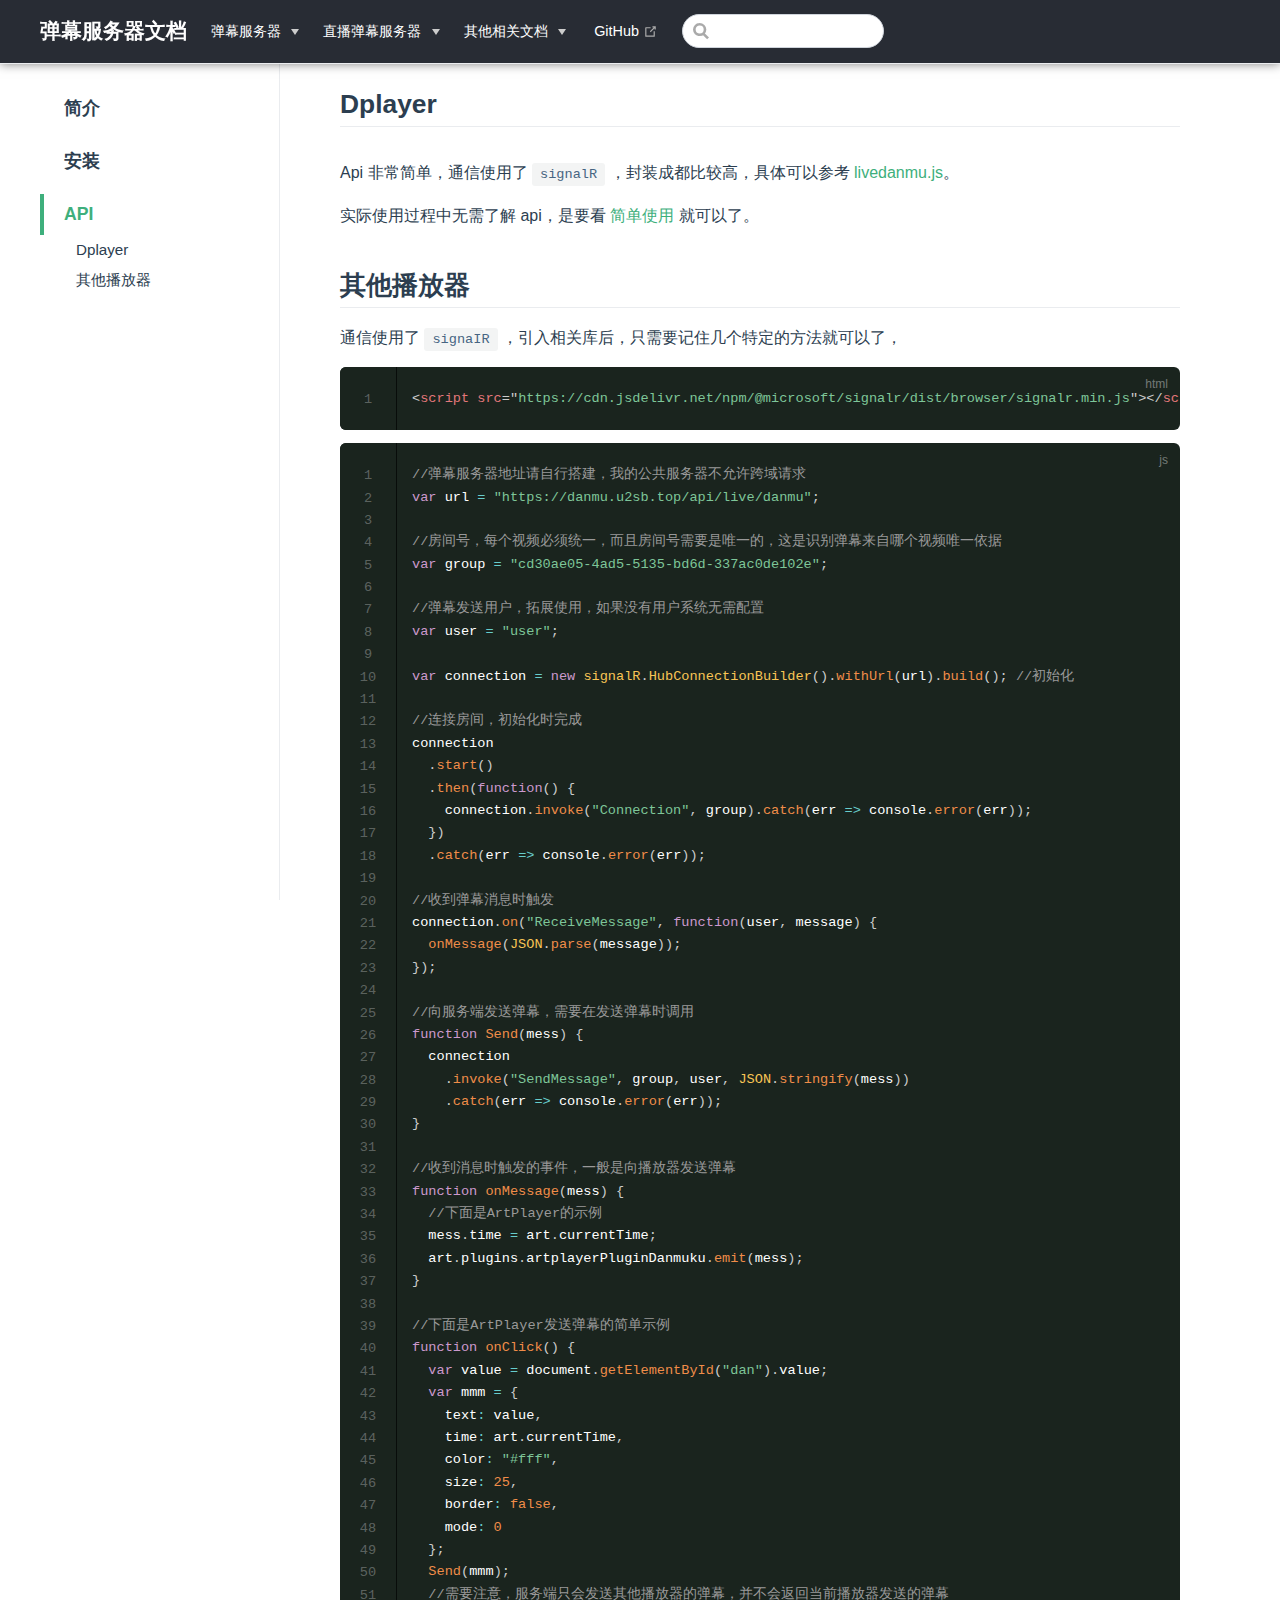
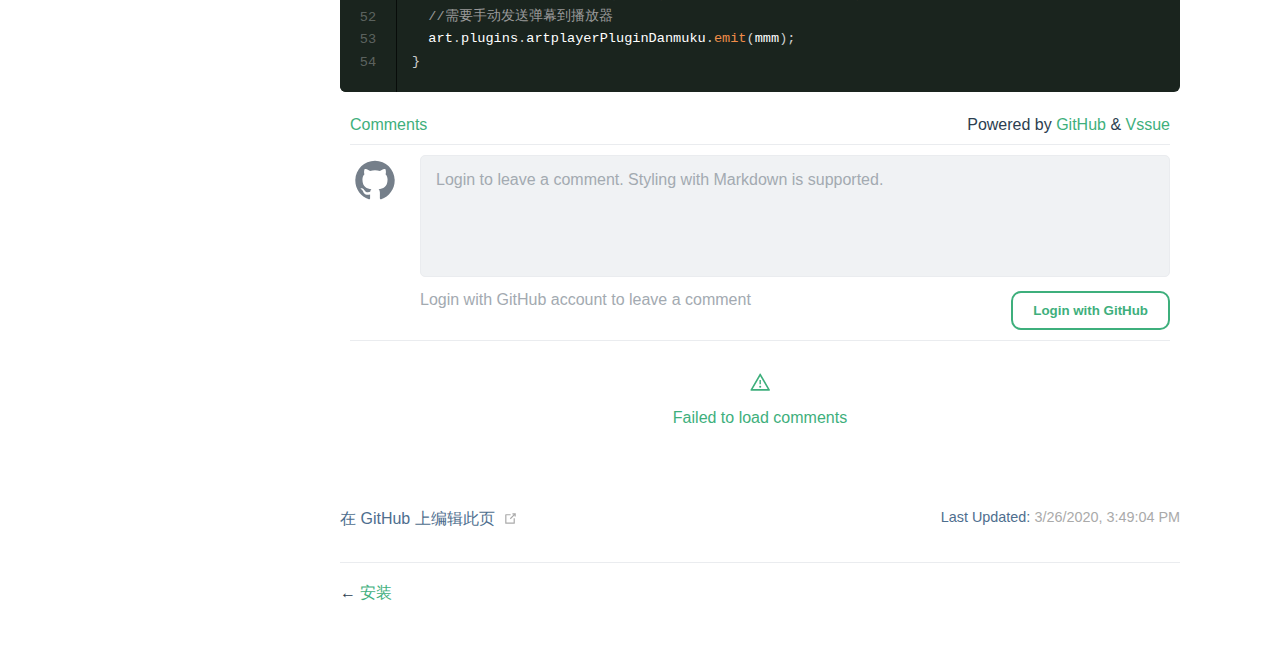
<file: live/api.html>
<!DOCTYPE html>
<html lang="en-US">
  <head>
    <meta charset="utf-8">
    <meta name="viewport" content="width=device-width,initial-scale=1">
    <title>API | 弹幕服务器文档</title>
    <meta name="description" content="Danmu.Server 弹幕服务器文档">
    <meta name="generator" content="VuePress 1.3.1">
    <link rel="icon" href="/favicon.png">
    
    <link rel="preload" href="/assets/css/0.styles.9aaad053.css" as="style"><link rel="preload" href="/assets/js/app.044b6d44.js" as="script"><link rel="preload" href="/assets/js/3.a4555ad6.js" as="script"><link rel="preload" href="/assets/js/15.c3f37ac7.js" as="script"><link rel="prefetch" href="/assets/js/10.29b220e4.js"><link rel="prefetch" href="/assets/js/11.7ca59abe.js"><link rel="prefetch" href="/assets/js/12.73f42aed.js"><link rel="prefetch" href="/assets/js/13.ba0046e8.js"><link rel="prefetch" href="/assets/js/14.7a0109a0.js"><link rel="prefetch" href="/assets/js/16.ab5525b2.js"><link rel="prefetch" href="/assets/js/17.f99894ca.js"><link rel="prefetch" href="/assets/js/18.1f7d3e4f.js"><link rel="prefetch" href="/assets/js/19.3c8f49ad.js"><link rel="prefetch" href="/assets/js/20.335239d6.js"><link rel="prefetch" href="/assets/js/21.06995a8d.js"><link rel="prefetch" href="/assets/js/4.b73c36b1.js"><link rel="prefetch" href="/assets/js/5.79865d3e.js"><link rel="prefetch" href="/assets/js/6.e4e79ae0.js"><link rel="prefetch" href="/assets/js/7.9766105f.js"><link rel="prefetch" href="/assets/js/8.705f28dc.js"><link rel="prefetch" href="/assets/js/9.791594b1.js"><link rel="prefetch" href="/assets/js/vendors~dplayer.c60a2c69.js">
    <link rel="stylesheet" href="/assets/css/0.styles.9aaad053.css">
  </head>
  <body>
    <div id="app" data-server-rendered="true"><div class="theme-container"><header class="navbar"><div class="inner"><div class="sidebar-button"><svg xmlns="http://www.w3.org/2000/svg" aria-hidden="true" role="img" viewBox="0 0 448 512" class="icon"><path fill="currentColor" d="M436 124H12c-6.627 0-12-5.373-12-12V80c0-6.627 5.373-12 12-12h424c6.627 0 12 5.373 12 12v32c0 6.627-5.373 12-12 12zm0 160H12c-6.627 0-12-5.373-12-12v-32c0-6.627 5.373-12 12-12h424c6.627 0 12 5.373 12 12v32c0 6.627-5.373 12-12 12zm0 160H12c-6.627 0-12-5.373-12-12v-32c0-6.627 5.373-12 12-12h424c6.627 0 12 5.373 12 12v32c0 6.627-5.373 12-12 12z"></path></svg></div> <a href="/" class="home-link router-link-active"><!----> <span class="site-name">弹幕服务器文档</span></a> <div class="links"><nav class="nav-links can-hide"><div class="nav-item"><div class="dropdown-wrapper"><a class="dropdown-title"><span class="title">弹幕服务器</span> <span class="arrow right"></span></a> <ul class="nav-dropdown" style="display:none;"><li class="dropdown-item"><!----> <a href="/danmu/" class="nav-link">简介</a></li><li class="dropdown-item"><!----> <a href="/danmu/make.html" class="nav-link">编译</a></li><li class="dropdown-item"><!----> <a href="/danmu/install.html" class="nav-link">安装</a></li><li class="dropdown-item"><!----> <a href="/danmu/admin.html" class="nav-link">管理</a></li><li class="dropdown-item"><!----> <a href="/danmu/api.html" class="nav-link">API</a></li></ul></div></div><div class="nav-item"><div class="dropdown-wrapper"><a class="dropdown-title"><span class="title">直播弹幕服务器</span> <span class="arrow right"></span></a> <ul class="nav-dropdown" style="display:none;"><li class="dropdown-item"><!----> <a href="/live/" class="nav-link router-link-active">简介</a></li><li class="dropdown-item"><!----> <a href="/live/install.html" class="nav-link">安装</a></li><li class="dropdown-item"><!----> <a href="/live/api.html" class="nav-link router-link-exact-active router-link-active">API</a></li></ul></div></div><div class="nav-item"><div class="dropdown-wrapper"><a class="dropdown-title"><span class="title">其他相关文档</span> <span class="arrow right"></span></a> <ul class="nav-dropdown" style="display:none;"><li class="dropdown-item"><!----> <a href="/other/" class="nav-link">其他文档</a></li><li class="dropdown-item"><!----> <a href="/other/pgsql.html" class="nav-link">PostgreSQL安装</a></li><li class="dropdown-item"><!----> <a href="/other/otherapi.html" class="nav-link">其他API</a></li><li class="dropdown-item"><!----> <a href="/other/fqa.html" class="nav-link">FQA</a></li><li class="dropdown-item"><!----> <a href="/other/sponsors.html" class="nav-link">感谢</a></li></ul></div></div> <a href="https://github.com/MonoLogueChi/Danmu.Server" target="_blank" rel="noopener noreferrer" class="repo-link">
    GitHub
    <svg xmlns="http://www.w3.org/2000/svg" aria-hidden="true" x="0px" y="0px" viewBox="0 0 100 100" width="15" height="15" class="icon outbound"><path fill="currentColor" d="M18.8,85.1h56l0,0c2.2,0,4-1.8,4-4v-32h-8v28h-48v-48h28v-8h-32l0,0c-2.2,0-4,1.8-4,4v56C14.8,83.3,16.6,85.1,18.8,85.1z"></path> <polygon fill="currentColor" points="45.7,48.7 51.3,54.3 77.2,28.5 77.2,37.2 85.2,37.2 85.2,14.9 62.8,14.9 62.8,22.9 71.5,22.9"></polygon></svg></a></nav> <div class="search-box"><input aria-label="Search" autocomplete="off" spellcheck="false" value=""> <!----></div></div></div></header> <div class="sidebar-mask"></div> <div class="docs-layout"><aside class="sidebar"><nav class="nav-links"><div class="nav-item"><div class="dropdown-wrapper"><a class="dropdown-title"><span class="title">弹幕服务器</span> <span class="arrow right"></span></a> <ul class="nav-dropdown" style="display:none;"><li class="dropdown-item"><!----> <a href="/danmu/" class="nav-link">简介</a></li><li class="dropdown-item"><!----> <a href="/danmu/make.html" class="nav-link">编译</a></li><li class="dropdown-item"><!----> <a href="/danmu/install.html" class="nav-link">安装</a></li><li class="dropdown-item"><!----> <a href="/danmu/admin.html" class="nav-link">管理</a></li><li class="dropdown-item"><!----> <a href="/danmu/api.html" class="nav-link">API</a></li></ul></div></div><div class="nav-item"><div class="dropdown-wrapper"><a class="dropdown-title"><span class="title">直播弹幕服务器</span> <span class="arrow right"></span></a> <ul class="nav-dropdown" style="display:none;"><li class="dropdown-item"><!----> <a href="/live/" class="nav-link router-link-active">简介</a></li><li class="dropdown-item"><!----> <a href="/live/install.html" class="nav-link">安装</a></li><li class="dropdown-item"><!----> <a href="/live/api.html" class="nav-link router-link-exact-active router-link-active">API</a></li></ul></div></div><div class="nav-item"><div class="dropdown-wrapper"><a class="dropdown-title"><span class="title">其他相关文档</span> <span class="arrow right"></span></a> <ul class="nav-dropdown" style="display:none;"><li class="dropdown-item"><!----> <a href="/other/" class="nav-link">其他文档</a></li><li class="dropdown-item"><!----> <a href="/other/pgsql.html" class="nav-link">PostgreSQL安装</a></li><li class="dropdown-item"><!----> <a href="/other/otherapi.html" class="nav-link">其他API</a></li><li class="dropdown-item"><!----> <a href="/other/fqa.html" class="nav-link">FQA</a></li><li class="dropdown-item"><!----> <a href="/other/sponsors.html" class="nav-link">感谢</a></li></ul></div></div> <a href="https://github.com/MonoLogueChi/Danmu.Server" target="_blank" rel="noopener noreferrer" class="repo-link">
    GitHub
    <svg xmlns="http://www.w3.org/2000/svg" aria-hidden="true" x="0px" y="0px" viewBox="0 0 100 100" width="15" height="15" class="icon outbound"><path fill="currentColor" d="M18.8,85.1h56l0,0c2.2,0,4-1.8,4-4v-32h-8v28h-48v-48h28v-8h-32l0,0c-2.2,0-4,1.8-4,4v56C14.8,83.3,16.6,85.1,18.8,85.1z"></path> <polygon fill="currentColor" points="45.7,48.7 51.3,54.3 77.2,28.5 77.2,37.2 85.2,37.2 85.2,14.9 62.8,14.9 62.8,22.9 71.5,22.9"></polygon></svg></a></nav>  <ul class="sidebar-links"><li><a href="/live/" class="sidebar-link">简介</a></li><li><a href="/live/install.html" class="sidebar-link">安装</a></li><li><a href="/live/api.html" class="active sidebar-link">API</a><ul class="sidebar-sub-headers"><li class="sidebar-sub-header"><a href="/live/api.html#dplayer" class="sidebar-link">Dplayer</a></li><li class="sidebar-sub-header"><a href="/live/api.html#其他播放器" class="sidebar-link">其他播放器</a></li></ul></li></ul> </aside> <main class="page"> <div class="theme-default-content content__default"><h2 id="dplayer"><a href="#dplayer" class="header-anchor">#</a> Dplayer</h2> <p>Api 非常简单，通信使用了 <code>signalR</code> ，封装成都比较高，具体可以参考 <a href="/js/livedanmu.js">livedanmu.js</a>。</p> <p>实际使用过程中无需了解 api，是要看 <a href="/live/install.html#简单使用">简单使用</a> 就可以了。</p> <h2 id="其他播放器"><a href="#其他播放器" class="header-anchor">#</a> 其他播放器</h2> <p>通信使用了  <code>signaIR</code> ，引入相关库后，只需要记住几个特定的方法就可以了，</p> <div class="language-html line-numbers-mode"><pre class="language-html"><code><span class="token tag"><span class="token tag"><span class="token punctuation">&lt;</span>script</span> <span class="token attr-name">src</span><span class="token attr-value"><span class="token punctuation">=</span><span class="token punctuation">&quot;</span>https://cdn.jsdelivr.net/npm/@microsoft/signalr/dist/browser/signalr.min.js<span class="token punctuation">&quot;</span></span><span class="token punctuation">&gt;</span></span><span class="token script"></span><span class="token tag"><span class="token tag"><span class="token punctuation">&lt;/</span>script</span><span class="token punctuation">&gt;</span></span>
</code></pre> <div class="line-numbers-wrapper"><span class="line-number">1</span><br></div></div><div class="language-js line-numbers-mode"><pre class="language-js"><code><span class="token comment">//弹幕服务器地址请自行搭建，我的公共服务器不允许跨域请求</span>
<span class="token keyword">var</span> url <span class="token operator">=</span> <span class="token string">&quot;https://danmu.u2sb.top/api/live/danmu&quot;</span><span class="token punctuation">;</span>

<span class="token comment">//房间号，每个视频必须统一，而且房间号需要是唯一的，这是识别弹幕来自哪个视频唯一依据</span>
<span class="token keyword">var</span> group <span class="token operator">=</span> <span class="token string">&quot;cd30ae05-4ad5-5135-bd6d-337ac0de102e&quot;</span><span class="token punctuation">;</span>

<span class="token comment">//弹幕发送用户，拓展使用，如果没有用户系统无需配置</span>
<span class="token keyword">var</span> user <span class="token operator">=</span> <span class="token string">&quot;user&quot;</span><span class="token punctuation">;</span>

<span class="token keyword">var</span> connection <span class="token operator">=</span> <span class="token keyword">new</span> <span class="token class-name">signalR<span class="token punctuation">.</span>HubConnectionBuilder</span><span class="token punctuation">(</span><span class="token punctuation">)</span><span class="token punctuation">.</span><span class="token function">withUrl</span><span class="token punctuation">(</span>url<span class="token punctuation">)</span><span class="token punctuation">.</span><span class="token function">build</span><span class="token punctuation">(</span><span class="token punctuation">)</span><span class="token punctuation">;</span> <span class="token comment">//初始化</span>

<span class="token comment">//连接房间，初始化时完成</span>
connection
  <span class="token punctuation">.</span><span class="token function">start</span><span class="token punctuation">(</span><span class="token punctuation">)</span>
  <span class="token punctuation">.</span><span class="token function">then</span><span class="token punctuation">(</span><span class="token keyword">function</span><span class="token punctuation">(</span><span class="token punctuation">)</span> <span class="token punctuation">{</span>
    connection<span class="token punctuation">.</span><span class="token function">invoke</span><span class="token punctuation">(</span><span class="token string">&quot;Connection&quot;</span><span class="token punctuation">,</span> group<span class="token punctuation">)</span><span class="token punctuation">.</span><span class="token function">catch</span><span class="token punctuation">(</span><span class="token parameter">err</span> <span class="token operator">=&gt;</span> console<span class="token punctuation">.</span><span class="token function">error</span><span class="token punctuation">(</span>err<span class="token punctuation">)</span><span class="token punctuation">)</span><span class="token punctuation">;</span>
  <span class="token punctuation">}</span><span class="token punctuation">)</span>
  <span class="token punctuation">.</span><span class="token function">catch</span><span class="token punctuation">(</span><span class="token parameter">err</span> <span class="token operator">=&gt;</span> console<span class="token punctuation">.</span><span class="token function">error</span><span class="token punctuation">(</span>err<span class="token punctuation">)</span><span class="token punctuation">)</span><span class="token punctuation">;</span>

<span class="token comment">//收到弹幕消息时触发</span>
connection<span class="token punctuation">.</span><span class="token function">on</span><span class="token punctuation">(</span><span class="token string">&quot;ReceiveMessage&quot;</span><span class="token punctuation">,</span> <span class="token keyword">function</span><span class="token punctuation">(</span><span class="token parameter">user<span class="token punctuation">,</span> message</span><span class="token punctuation">)</span> <span class="token punctuation">{</span>
  <span class="token function">onMessage</span><span class="token punctuation">(</span><span class="token constant">JSON</span><span class="token punctuation">.</span><span class="token function">parse</span><span class="token punctuation">(</span>message<span class="token punctuation">)</span><span class="token punctuation">)</span><span class="token punctuation">;</span>
<span class="token punctuation">}</span><span class="token punctuation">)</span><span class="token punctuation">;</span>

<span class="token comment">//向服务端发送弹幕，需要在发送弹幕时调用</span>
<span class="token keyword">function</span> <span class="token function">Send</span><span class="token punctuation">(</span><span class="token parameter">mess</span><span class="token punctuation">)</span> <span class="token punctuation">{</span>
  connection
    <span class="token punctuation">.</span><span class="token function">invoke</span><span class="token punctuation">(</span><span class="token string">&quot;SendMessage&quot;</span><span class="token punctuation">,</span> group<span class="token punctuation">,</span> user<span class="token punctuation">,</span> <span class="token constant">JSON</span><span class="token punctuation">.</span><span class="token function">stringify</span><span class="token punctuation">(</span>mess<span class="token punctuation">)</span><span class="token punctuation">)</span>
    <span class="token punctuation">.</span><span class="token function">catch</span><span class="token punctuation">(</span><span class="token parameter">err</span> <span class="token operator">=&gt;</span> console<span class="token punctuation">.</span><span class="token function">error</span><span class="token punctuation">(</span>err<span class="token punctuation">)</span><span class="token punctuation">)</span><span class="token punctuation">;</span>
<span class="token punctuation">}</span>

<span class="token comment">//收到消息时触发的事件，一般是向播放器发送弹幕</span>
<span class="token keyword">function</span> <span class="token function">onMessage</span><span class="token punctuation">(</span><span class="token parameter">mess</span><span class="token punctuation">)</span> <span class="token punctuation">{</span>
  <span class="token comment">//下面是ArtPlayer的示例</span>
  mess<span class="token punctuation">.</span>time <span class="token operator">=</span> art<span class="token punctuation">.</span>currentTime<span class="token punctuation">;</span>
  art<span class="token punctuation">.</span>plugins<span class="token punctuation">.</span>artplayerPluginDanmuku<span class="token punctuation">.</span><span class="token function">emit</span><span class="token punctuation">(</span>mess<span class="token punctuation">)</span><span class="token punctuation">;</span>
<span class="token punctuation">}</span>

<span class="token comment">//下面是ArtPlayer发送弹幕的简单示例</span>
<span class="token keyword">function</span> <span class="token function">onClick</span><span class="token punctuation">(</span><span class="token punctuation">)</span> <span class="token punctuation">{</span>
  <span class="token keyword">var</span> value <span class="token operator">=</span> document<span class="token punctuation">.</span><span class="token function">getElementById</span><span class="token punctuation">(</span><span class="token string">&quot;dan&quot;</span><span class="token punctuation">)</span><span class="token punctuation">.</span>value<span class="token punctuation">;</span>
  <span class="token keyword">var</span> mmm <span class="token operator">=</span> <span class="token punctuation">{</span>
    text<span class="token operator">:</span> value<span class="token punctuation">,</span>
    time<span class="token operator">:</span> art<span class="token punctuation">.</span>currentTime<span class="token punctuation">,</span>
    color<span class="token operator">:</span> <span class="token string">&quot;#fff&quot;</span><span class="token punctuation">,</span>
    size<span class="token operator">:</span> <span class="token number">25</span><span class="token punctuation">,</span>
    border<span class="token operator">:</span> <span class="token boolean">false</span><span class="token punctuation">,</span>
    mode<span class="token operator">:</span> <span class="token number">0</span>
  <span class="token punctuation">}</span><span class="token punctuation">;</span>
  <span class="token function">Send</span><span class="token punctuation">(</span>mmm<span class="token punctuation">)</span><span class="token punctuation">;</span>
  <span class="token comment">//需要注意，服务端只会发送其他播放器的弹幕，并不会返回当前播放器发送的弹幕</span>
  <span class="token comment">//需要手动发送弹幕到播放器</span>
  art<span class="token punctuation">.</span>plugins<span class="token punctuation">.</span>artplayerPluginDanmuku<span class="token punctuation">.</span><span class="token function">emit</span><span class="token punctuation">(</span>mmm<span class="token punctuation">)</span><span class="token punctuation">;</span>
<span class="token punctuation">}</span>
</code></pre> <div class="line-numbers-wrapper"><span class="line-number">1</span><br><span class="line-number">2</span><br><span class="line-number">3</span><br><span class="line-number">4</span><br><span class="line-number">5</span><br><span class="line-number">6</span><br><span class="line-number">7</span><br><span class="line-number">8</span><br><span class="line-number">9</span><br><span class="line-number">10</span><br><span class="line-number">11</span><br><span class="line-number">12</span><br><span class="line-number">13</span><br><span class="line-number">14</span><br><span class="line-number">15</span><br><span class="line-number">16</span><br><span class="line-number">17</span><br><span class="line-number">18</span><br><span class="line-number">19</span><br><span class="line-number">20</span><br><span class="line-number">21</span><br><span class="line-number">22</span><br><span class="line-number">23</span><br><span class="line-number">24</span><br><span class="line-number">25</span><br><span class="line-number">26</span><br><span class="line-number">27</span><br><span class="line-number">28</span><br><span class="line-number">29</span><br><span class="line-number">30</span><br><span class="line-number">31</span><br><span class="line-number">32</span><br><span class="line-number">33</span><br><span class="line-number">34</span><br><span class="line-number">35</span><br><span class="line-number">36</span><br><span class="line-number">37</span><br><span class="line-number">38</span><br><span class="line-number">39</span><br><span class="line-number">40</span><br><span class="line-number">41</span><br><span class="line-number">42</span><br><span class="line-number">43</span><br><span class="line-number">44</span><br><span class="line-number">45</span><br><span class="line-number">46</span><br><span class="line-number">47</span><br><span class="line-number">48</span><br><span class="line-number">49</span><br><span class="line-number">50</span><br><span class="line-number">51</span><br><span class="line-number">52</span><br><span class="line-number">53</span><br><span class="line-number">54</span><br></div></div><!----></div> <footer class="page-edit"><div class="edit-link"><a href="https://github.com/MonoLogueChi/Danmu.Server/edit/doc-source/docs/live/api.md" target="_blank" rel="noopener noreferrer">在 GitHub 上编辑此页</a> <svg xmlns="http://www.w3.org/2000/svg" aria-hidden="true" x="0px" y="0px" viewBox="0 0 100 100" width="15" height="15" class="icon outbound"><path fill="currentColor" d="M18.8,85.1h56l0,0c2.2,0,4-1.8,4-4v-32h-8v28h-48v-48h28v-8h-32l0,0c-2.2,0-4,1.8-4,4v56C14.8,83.3,16.6,85.1,18.8,85.1z"></path> <polygon fill="currentColor" points="45.7,48.7 51.3,54.3 77.2,28.5 77.2,37.2 85.2,37.2 85.2,14.9 62.8,14.9 62.8,22.9 71.5,22.9"></polygon></svg></div> <div class="last-updated"><span class="prefix">Last Updated: </span> <span class="time">3/26/2020, 3:49:04 PM</span></div></footer> <div class="page-nav"><p class="inner"><span class="prev">
        ←
        <a href="/live/install.html" class="prev">
          安装
        </a></span> <!----></p></div> </main></div></div><div class="global-ui"><!----></div></div>
    <script src="/assets/js/app.044b6d44.js" defer></script><script src="/assets/js/3.a4555ad6.js" defer></script><script src="/assets/js/15.c3f37ac7.js" defer></script>
  </body>
</html>
</file>
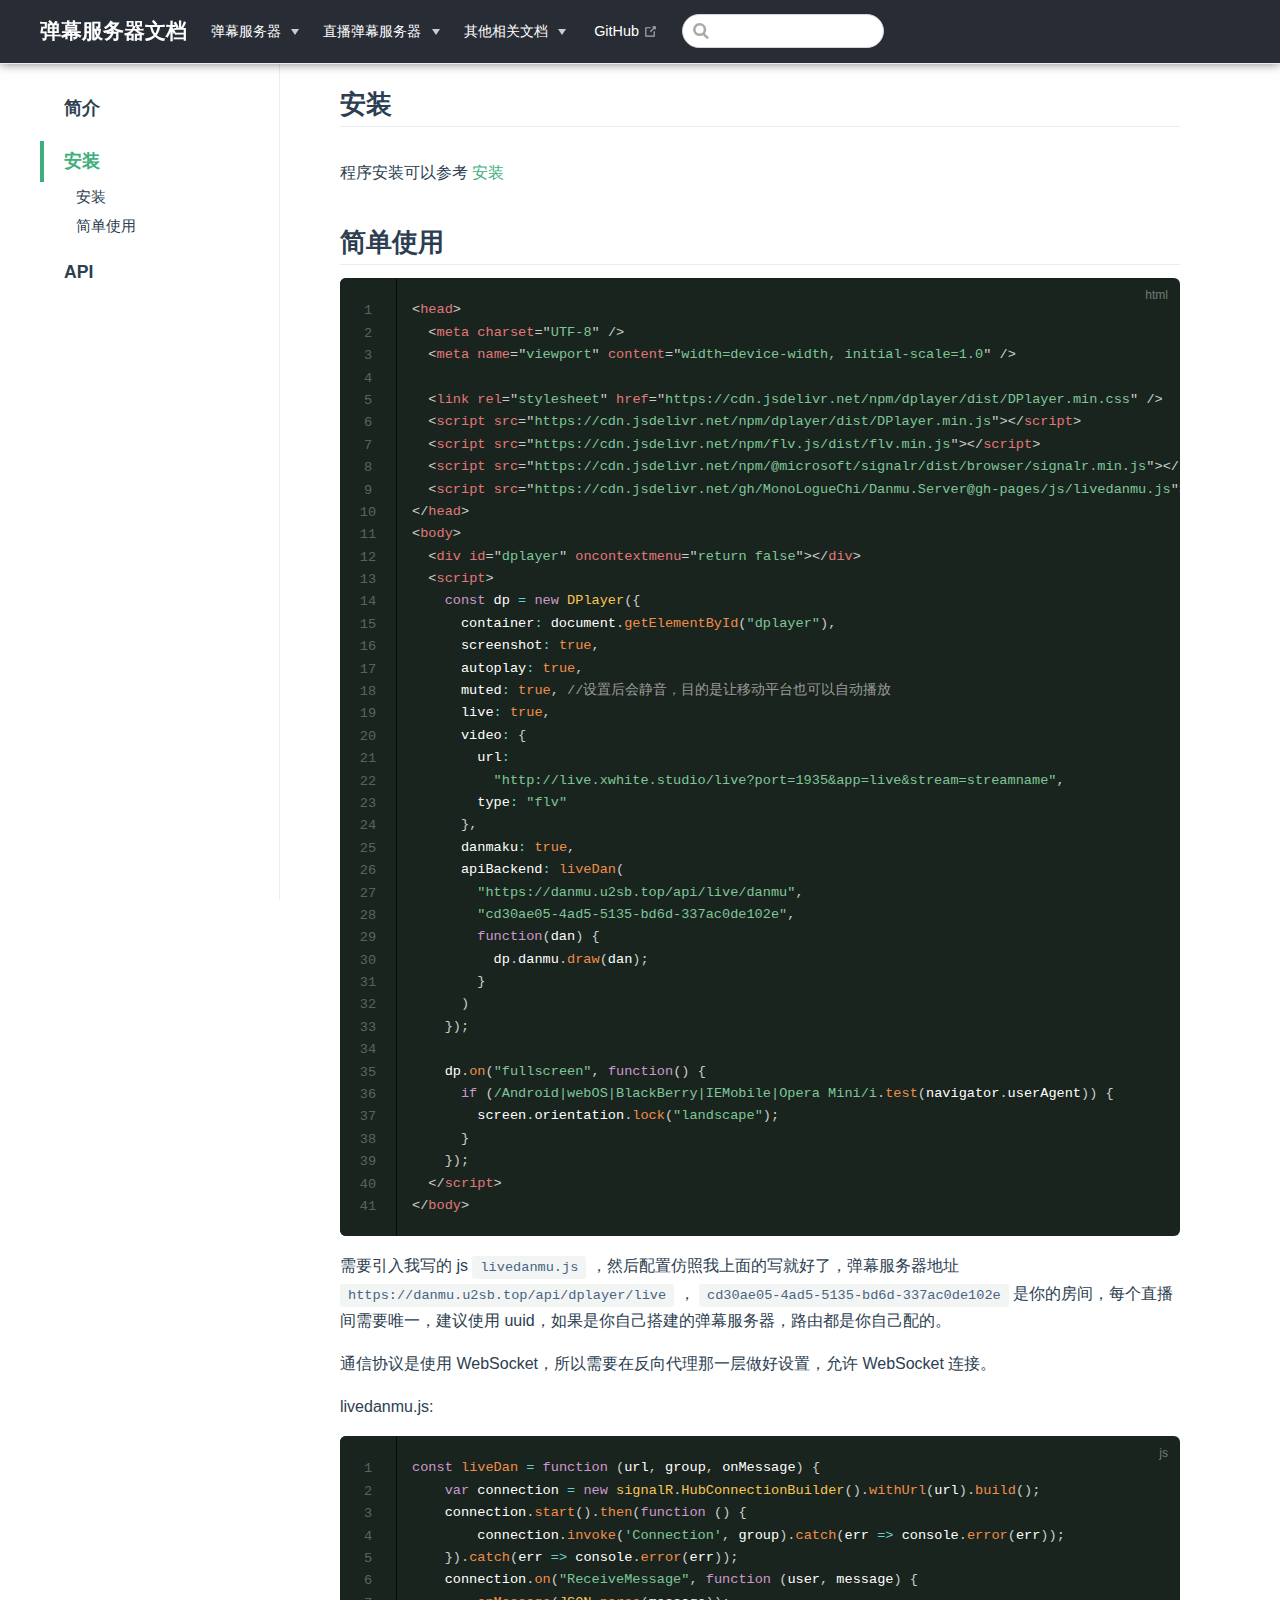
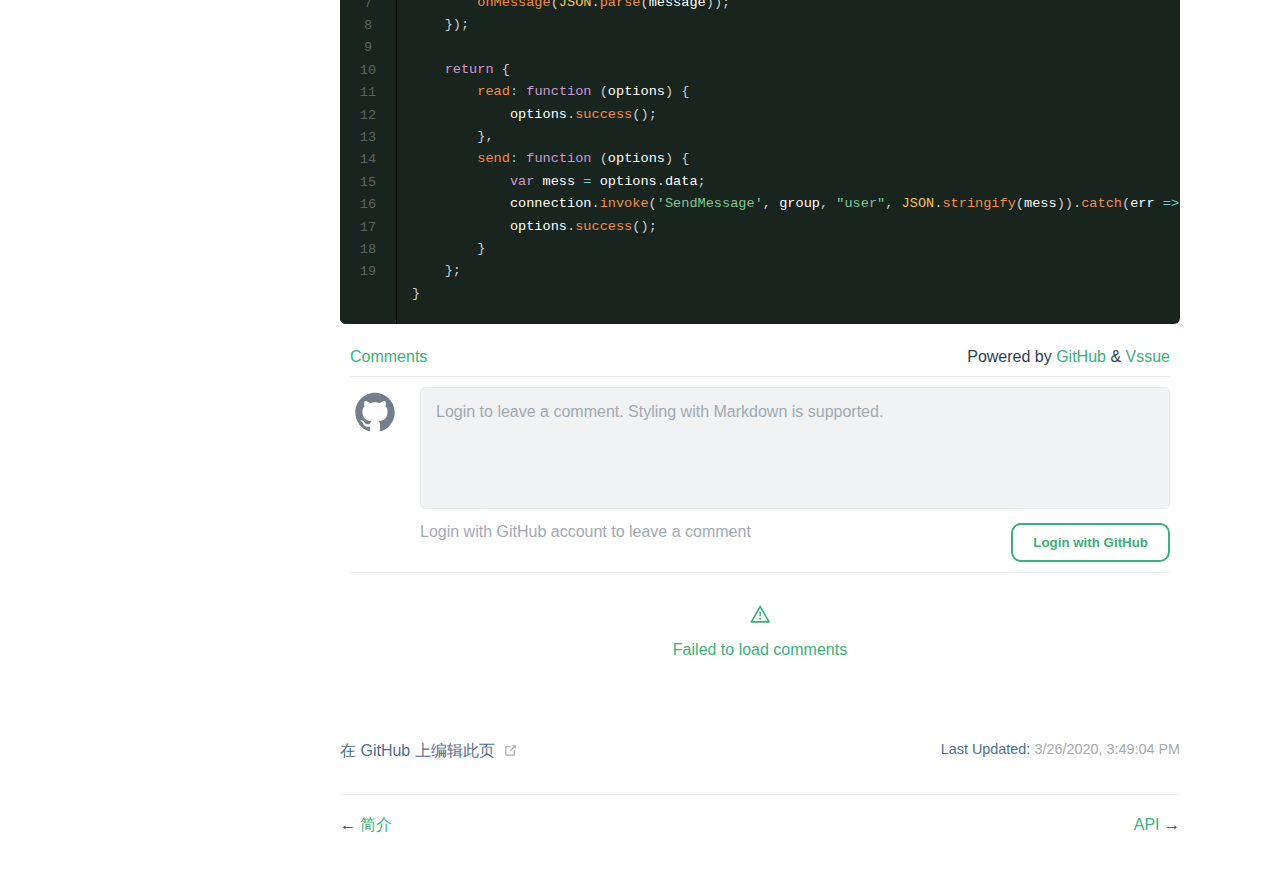
<file: live/install.html>
<!DOCTYPE html>
<html lang="en-US">
  <head>
    <meta charset="utf-8">
    <meta name="viewport" content="width=device-width,initial-scale=1">
    <title>安装 | 弹幕服务器文档</title>
    <meta name="description" content="Danmu.Server 弹幕服务器文档">
    <meta name="generator" content="VuePress 1.3.1">
    <link rel="icon" href="/favicon.png">
    
    <link rel="preload" href="/assets/css/0.styles.9aaad053.css" as="style"><link rel="preload" href="/assets/js/app.044b6d44.js" as="script"><link rel="preload" href="/assets/js/3.a4555ad6.js" as="script"><link rel="preload" href="/assets/js/17.f99894ca.js" as="script"><link rel="prefetch" href="/assets/js/10.29b220e4.js"><link rel="prefetch" href="/assets/js/11.7ca59abe.js"><link rel="prefetch" href="/assets/js/12.73f42aed.js"><link rel="prefetch" href="/assets/js/13.ba0046e8.js"><link rel="prefetch" href="/assets/js/14.7a0109a0.js"><link rel="prefetch" href="/assets/js/15.c3f37ac7.js"><link rel="prefetch" href="/assets/js/16.ab5525b2.js"><link rel="prefetch" href="/assets/js/18.1f7d3e4f.js"><link rel="prefetch" href="/assets/js/19.3c8f49ad.js"><link rel="prefetch" href="/assets/js/20.335239d6.js"><link rel="prefetch" href="/assets/js/21.06995a8d.js"><link rel="prefetch" href="/assets/js/4.b73c36b1.js"><link rel="prefetch" href="/assets/js/5.79865d3e.js"><link rel="prefetch" href="/assets/js/6.e4e79ae0.js"><link rel="prefetch" href="/assets/js/7.9766105f.js"><link rel="prefetch" href="/assets/js/8.705f28dc.js"><link rel="prefetch" href="/assets/js/9.791594b1.js"><link rel="prefetch" href="/assets/js/vendors~dplayer.c60a2c69.js">
    <link rel="stylesheet" href="/assets/css/0.styles.9aaad053.css">
  </head>
  <body>
    <div id="app" data-server-rendered="true"><div class="theme-container"><header class="navbar"><div class="inner"><div class="sidebar-button"><svg xmlns="http://www.w3.org/2000/svg" aria-hidden="true" role="img" viewBox="0 0 448 512" class="icon"><path fill="currentColor" d="M436 124H12c-6.627 0-12-5.373-12-12V80c0-6.627 5.373-12 12-12h424c6.627 0 12 5.373 12 12v32c0 6.627-5.373 12-12 12zm0 160H12c-6.627 0-12-5.373-12-12v-32c0-6.627 5.373-12 12-12h424c6.627 0 12 5.373 12 12v32c0 6.627-5.373 12-12 12zm0 160H12c-6.627 0-12-5.373-12-12v-32c0-6.627 5.373-12 12-12h424c6.627 0 12 5.373 12 12v32c0 6.627-5.373 12-12 12z"></path></svg></div> <a href="/" class="home-link router-link-active"><!----> <span class="site-name">弹幕服务器文档</span></a> <div class="links"><nav class="nav-links can-hide"><div class="nav-item"><div class="dropdown-wrapper"><a class="dropdown-title"><span class="title">弹幕服务器</span> <span class="arrow right"></span></a> <ul class="nav-dropdown" style="display:none;"><li class="dropdown-item"><!----> <a href="/danmu/" class="nav-link">简介</a></li><li class="dropdown-item"><!----> <a href="/danmu/make.html" class="nav-link">编译</a></li><li class="dropdown-item"><!----> <a href="/danmu/install.html" class="nav-link">安装</a></li><li class="dropdown-item"><!----> <a href="/danmu/admin.html" class="nav-link">管理</a></li><li class="dropdown-item"><!----> <a href="/danmu/api.html" class="nav-link">API</a></li></ul></div></div><div class="nav-item"><div class="dropdown-wrapper"><a class="dropdown-title"><span class="title">直播弹幕服务器</span> <span class="arrow right"></span></a> <ul class="nav-dropdown" style="display:none;"><li class="dropdown-item"><!----> <a href="/live/" class="nav-link router-link-active">简介</a></li><li class="dropdown-item"><!----> <a href="/live/install.html" class="nav-link router-link-exact-active router-link-active">安装</a></li><li class="dropdown-item"><!----> <a href="/live/api.html" class="nav-link">API</a></li></ul></div></div><div class="nav-item"><div class="dropdown-wrapper"><a class="dropdown-title"><span class="title">其他相关文档</span> <span class="arrow right"></span></a> <ul class="nav-dropdown" style="display:none;"><li class="dropdown-item"><!----> <a href="/other/" class="nav-link">其他文档</a></li><li class="dropdown-item"><!----> <a href="/other/pgsql.html" class="nav-link">PostgreSQL安装</a></li><li class="dropdown-item"><!----> <a href="/other/otherapi.html" class="nav-link">其他API</a></li><li class="dropdown-item"><!----> <a href="/other/fqa.html" class="nav-link">FQA</a></li><li class="dropdown-item"><!----> <a href="/other/sponsors.html" class="nav-link">感谢</a></li></ul></div></div> <a href="https://github.com/MonoLogueChi/Danmu.Server" target="_blank" rel="noopener noreferrer" class="repo-link">
    GitHub
    <svg xmlns="http://www.w3.org/2000/svg" aria-hidden="true" x="0px" y="0px" viewBox="0 0 100 100" width="15" height="15" class="icon outbound"><path fill="currentColor" d="M18.8,85.1h56l0,0c2.2,0,4-1.8,4-4v-32h-8v28h-48v-48h28v-8h-32l0,0c-2.2,0-4,1.8-4,4v56C14.8,83.3,16.6,85.1,18.8,85.1z"></path> <polygon fill="currentColor" points="45.7,48.7 51.3,54.3 77.2,28.5 77.2,37.2 85.2,37.2 85.2,14.9 62.8,14.9 62.8,22.9 71.5,22.9"></polygon></svg></a></nav> <div class="search-box"><input aria-label="Search" autocomplete="off" spellcheck="false" value=""> <!----></div></div></div></header> <div class="sidebar-mask"></div> <div class="docs-layout"><aside class="sidebar"><nav class="nav-links"><div class="nav-item"><div class="dropdown-wrapper"><a class="dropdown-title"><span class="title">弹幕服务器</span> <span class="arrow right"></span></a> <ul class="nav-dropdown" style="display:none;"><li class="dropdown-item"><!----> <a href="/danmu/" class="nav-link">简介</a></li><li class="dropdown-item"><!----> <a href="/danmu/make.html" class="nav-link">编译</a></li><li class="dropdown-item"><!----> <a href="/danmu/install.html" class="nav-link">安装</a></li><li class="dropdown-item"><!----> <a href="/danmu/admin.html" class="nav-link">管理</a></li><li class="dropdown-item"><!----> <a href="/danmu/api.html" class="nav-link">API</a></li></ul></div></div><div class="nav-item"><div class="dropdown-wrapper"><a class="dropdown-title"><span class="title">直播弹幕服务器</span> <span class="arrow right"></span></a> <ul class="nav-dropdown" style="display:none;"><li class="dropdown-item"><!----> <a href="/live/" class="nav-link router-link-active">简介</a></li><li class="dropdown-item"><!----> <a href="/live/install.html" class="nav-link router-link-exact-active router-link-active">安装</a></li><li class="dropdown-item"><!----> <a href="/live/api.html" class="nav-link">API</a></li></ul></div></div><div class="nav-item"><div class="dropdown-wrapper"><a class="dropdown-title"><span class="title">其他相关文档</span> <span class="arrow right"></span></a> <ul class="nav-dropdown" style="display:none;"><li class="dropdown-item"><!----> <a href="/other/" class="nav-link">其他文档</a></li><li class="dropdown-item"><!----> <a href="/other/pgsql.html" class="nav-link">PostgreSQL安装</a></li><li class="dropdown-item"><!----> <a href="/other/otherapi.html" class="nav-link">其他API</a></li><li class="dropdown-item"><!----> <a href="/other/fqa.html" class="nav-link">FQA</a></li><li class="dropdown-item"><!----> <a href="/other/sponsors.html" class="nav-link">感谢</a></li></ul></div></div> <a href="https://github.com/MonoLogueChi/Danmu.Server" target="_blank" rel="noopener noreferrer" class="repo-link">
    GitHub
    <svg xmlns="http://www.w3.org/2000/svg" aria-hidden="true" x="0px" y="0px" viewBox="0 0 100 100" width="15" height="15" class="icon outbound"><path fill="currentColor" d="M18.8,85.1h56l0,0c2.2,0,4-1.8,4-4v-32h-8v28h-48v-48h28v-8h-32l0,0c-2.2,0-4,1.8-4,4v56C14.8,83.3,16.6,85.1,18.8,85.1z"></path> <polygon fill="currentColor" points="45.7,48.7 51.3,54.3 77.2,28.5 77.2,37.2 85.2,37.2 85.2,14.9 62.8,14.9 62.8,22.9 71.5,22.9"></polygon></svg></a></nav>  <ul class="sidebar-links"><li><a href="/live/" class="sidebar-link">简介</a></li><li><a href="/live/install.html" class="active sidebar-link">安装</a><ul class="sidebar-sub-headers"><li class="sidebar-sub-header"><a href="/live/install.html#安装" class="sidebar-link">安装</a></li><li class="sidebar-sub-header"><a href="/live/install.html#简单使用" class="sidebar-link">简单使用</a></li></ul></li><li><a href="/live/api.html" class="sidebar-link">API</a></li></ul> </aside> <main class="page"> <div class="theme-default-content content__default"><h2 id="安装"><a href="#安装" class="header-anchor">#</a> 安装</h2> <p>程序安装可以参考 <a href="/danmu/install.html">安装</a></p> <h2 id="简单使用"><a href="#简单使用" class="header-anchor">#</a> 简单使用</h2> <div class="language-html line-numbers-mode"><pre class="language-html"><code><span class="token tag"><span class="token tag"><span class="token punctuation">&lt;</span>head</span><span class="token punctuation">&gt;</span></span>
  <span class="token tag"><span class="token tag"><span class="token punctuation">&lt;</span>meta</span> <span class="token attr-name">charset</span><span class="token attr-value"><span class="token punctuation">=</span><span class="token punctuation">&quot;</span>UTF-8<span class="token punctuation">&quot;</span></span> <span class="token punctuation">/&gt;</span></span>
  <span class="token tag"><span class="token tag"><span class="token punctuation">&lt;</span>meta</span> <span class="token attr-name">name</span><span class="token attr-value"><span class="token punctuation">=</span><span class="token punctuation">&quot;</span>viewport<span class="token punctuation">&quot;</span></span> <span class="token attr-name">content</span><span class="token attr-value"><span class="token punctuation">=</span><span class="token punctuation">&quot;</span>width=device-width, initial-scale=1.0<span class="token punctuation">&quot;</span></span> <span class="token punctuation">/&gt;</span></span>

  <span class="token tag"><span class="token tag"><span class="token punctuation">&lt;</span>link</span> <span class="token attr-name">rel</span><span class="token attr-value"><span class="token punctuation">=</span><span class="token punctuation">&quot;</span>stylesheet<span class="token punctuation">&quot;</span></span> <span class="token attr-name">href</span><span class="token attr-value"><span class="token punctuation">=</span><span class="token punctuation">&quot;</span>https://cdn.jsdelivr.net/npm/dplayer/dist/DPlayer.min.css<span class="token punctuation">&quot;</span></span> <span class="token punctuation">/&gt;</span></span>
  <span class="token tag"><span class="token tag"><span class="token punctuation">&lt;</span>script</span> <span class="token attr-name">src</span><span class="token attr-value"><span class="token punctuation">=</span><span class="token punctuation">&quot;</span>https://cdn.jsdelivr.net/npm/dplayer/dist/DPlayer.min.js<span class="token punctuation">&quot;</span></span><span class="token punctuation">&gt;</span></span><span class="token script"></span><span class="token tag"><span class="token tag"><span class="token punctuation">&lt;/</span>script</span><span class="token punctuation">&gt;</span></span>
  <span class="token tag"><span class="token tag"><span class="token punctuation">&lt;</span>script</span> <span class="token attr-name">src</span><span class="token attr-value"><span class="token punctuation">=</span><span class="token punctuation">&quot;</span>https://cdn.jsdelivr.net/npm/flv.js/dist/flv.min.js<span class="token punctuation">&quot;</span></span><span class="token punctuation">&gt;</span></span><span class="token script"></span><span class="token tag"><span class="token tag"><span class="token punctuation">&lt;/</span>script</span><span class="token punctuation">&gt;</span></span>
  <span class="token tag"><span class="token tag"><span class="token punctuation">&lt;</span>script</span> <span class="token attr-name">src</span><span class="token attr-value"><span class="token punctuation">=</span><span class="token punctuation">&quot;</span>https://cdn.jsdelivr.net/npm/@microsoft/signalr/dist/browser/signalr.min.js<span class="token punctuation">&quot;</span></span><span class="token punctuation">&gt;</span></span><span class="token script"></span><span class="token tag"><span class="token tag"><span class="token punctuation">&lt;/</span>script</span><span class="token punctuation">&gt;</span></span>
  <span class="token tag"><span class="token tag"><span class="token punctuation">&lt;</span>script</span> <span class="token attr-name">src</span><span class="token attr-value"><span class="token punctuation">=</span><span class="token punctuation">&quot;</span>https://cdn.jsdelivr.net/gh/MonoLogueChi/Danmu.Server@gh-pages/js/livedanmu.js<span class="token punctuation">&quot;</span></span><span class="token punctuation">&gt;</span></span><span class="token script"></span><span class="token tag"><span class="token tag"><span class="token punctuation">&lt;/</span>script</span><span class="token punctuation">&gt;</span></span>
<span class="token tag"><span class="token tag"><span class="token punctuation">&lt;/</span>head</span><span class="token punctuation">&gt;</span></span>
<span class="token tag"><span class="token tag"><span class="token punctuation">&lt;</span>body</span><span class="token punctuation">&gt;</span></span>
  <span class="token tag"><span class="token tag"><span class="token punctuation">&lt;</span>div</span> <span class="token attr-name">id</span><span class="token attr-value"><span class="token punctuation">=</span><span class="token punctuation">&quot;</span>dplayer<span class="token punctuation">&quot;</span></span> <span class="token attr-name">oncontextmenu</span><span class="token attr-value"><span class="token punctuation">=</span><span class="token punctuation">&quot;</span>return false<span class="token punctuation">&quot;</span></span><span class="token punctuation">&gt;</span></span><span class="token tag"><span class="token tag"><span class="token punctuation">&lt;/</span>div</span><span class="token punctuation">&gt;</span></span>
  <span class="token tag"><span class="token tag"><span class="token punctuation">&lt;</span>script</span><span class="token punctuation">&gt;</span></span><span class="token script"><span class="token language-javascript">
    <span class="token keyword">const</span> dp <span class="token operator">=</span> <span class="token keyword">new</span> <span class="token class-name">DPlayer</span><span class="token punctuation">(</span><span class="token punctuation">{</span>
      container<span class="token operator">:</span> document<span class="token punctuation">.</span><span class="token function">getElementById</span><span class="token punctuation">(</span><span class="token string">&quot;dplayer&quot;</span><span class="token punctuation">)</span><span class="token punctuation">,</span>
      screenshot<span class="token operator">:</span> <span class="token boolean">true</span><span class="token punctuation">,</span>
      autoplay<span class="token operator">:</span> <span class="token boolean">true</span><span class="token punctuation">,</span>
      muted<span class="token operator">:</span> <span class="token boolean">true</span><span class="token punctuation">,</span> <span class="token comment">//设置后会静音，目的是让移动平台也可以自动播放</span>
      live<span class="token operator">:</span> <span class="token boolean">true</span><span class="token punctuation">,</span>
      video<span class="token operator">:</span> <span class="token punctuation">{</span>
        url<span class="token operator">:</span>
          <span class="token string">&quot;http://live.xwhite.studio/live?port=1935&amp;app=live&amp;stream=streamname&quot;</span><span class="token punctuation">,</span>
        type<span class="token operator">:</span> <span class="token string">&quot;flv&quot;</span>
      <span class="token punctuation">}</span><span class="token punctuation">,</span>
      danmaku<span class="token operator">:</span> <span class="token boolean">true</span><span class="token punctuation">,</span>
      apiBackend<span class="token operator">:</span> <span class="token function">liveDan</span><span class="token punctuation">(</span>
        <span class="token string">&quot;https://danmu.u2sb.top/api/live/danmu&quot;</span><span class="token punctuation">,</span>
        <span class="token string">&quot;cd30ae05-4ad5-5135-bd6d-337ac0de102e&quot;</span><span class="token punctuation">,</span>
        <span class="token keyword">function</span><span class="token punctuation">(</span><span class="token parameter">dan</span><span class="token punctuation">)</span> <span class="token punctuation">{</span>
          dp<span class="token punctuation">.</span>danmu<span class="token punctuation">.</span><span class="token function">draw</span><span class="token punctuation">(</span>dan<span class="token punctuation">)</span><span class="token punctuation">;</span>
        <span class="token punctuation">}</span>
      <span class="token punctuation">)</span>
    <span class="token punctuation">}</span><span class="token punctuation">)</span><span class="token punctuation">;</span>

    dp<span class="token punctuation">.</span><span class="token function">on</span><span class="token punctuation">(</span><span class="token string">&quot;fullscreen&quot;</span><span class="token punctuation">,</span> <span class="token keyword">function</span><span class="token punctuation">(</span><span class="token punctuation">)</span> <span class="token punctuation">{</span>
      <span class="token keyword">if</span> <span class="token punctuation">(</span><span class="token regex">/Android|webOS|BlackBerry|IEMobile|Opera Mini/i</span><span class="token punctuation">.</span><span class="token function">test</span><span class="token punctuation">(</span>navigator<span class="token punctuation">.</span>userAgent<span class="token punctuation">)</span><span class="token punctuation">)</span> <span class="token punctuation">{</span>
        screen<span class="token punctuation">.</span>orientation<span class="token punctuation">.</span><span class="token function">lock</span><span class="token punctuation">(</span><span class="token string">&quot;landscape&quot;</span><span class="token punctuation">)</span><span class="token punctuation">;</span>
      <span class="token punctuation">}</span>
    <span class="token punctuation">}</span><span class="token punctuation">)</span><span class="token punctuation">;</span>
  </span></span><span class="token tag"><span class="token tag"><span class="token punctuation">&lt;/</span>script</span><span class="token punctuation">&gt;</span></span>
<span class="token tag"><span class="token tag"><span class="token punctuation">&lt;/</span>body</span><span class="token punctuation">&gt;</span></span>
</code></pre> <div class="line-numbers-wrapper"><span class="line-number">1</span><br><span class="line-number">2</span><br><span class="line-number">3</span><br><span class="line-number">4</span><br><span class="line-number">5</span><br><span class="line-number">6</span><br><span class="line-number">7</span><br><span class="line-number">8</span><br><span class="line-number">9</span><br><span class="line-number">10</span><br><span class="line-number">11</span><br><span class="line-number">12</span><br><span class="line-number">13</span><br><span class="line-number">14</span><br><span class="line-number">15</span><br><span class="line-number">16</span><br><span class="line-number">17</span><br><span class="line-number">18</span><br><span class="line-number">19</span><br><span class="line-number">20</span><br><span class="line-number">21</span><br><span class="line-number">22</span><br><span class="line-number">23</span><br><span class="line-number">24</span><br><span class="line-number">25</span><br><span class="line-number">26</span><br><span class="line-number">27</span><br><span class="line-number">28</span><br><span class="line-number">29</span><br><span class="line-number">30</span><br><span class="line-number">31</span><br><span class="line-number">32</span><br><span class="line-number">33</span><br><span class="line-number">34</span><br><span class="line-number">35</span><br><span class="line-number">36</span><br><span class="line-number">37</span><br><span class="line-number">38</span><br><span class="line-number">39</span><br><span class="line-number">40</span><br><span class="line-number">41</span><br></div></div><p>需要引入我写的 js  <code>livedanmu.js</code> ，然后配置仿照我上面的写就好了，弹幕服务器地址  <code>https://danmu.u2sb.top/api/dplayer/live</code> ， <code>cd30ae05-4ad5-5135-bd6d-337ac0de102e</code>  是你的房间，每个直播间需要唯一，建议使用 uuid，如果是你自己搭建的弹幕服务器，路由都是你自己配的。</p> <p>通信协议是使用 WebSocket，所以需要在反向代理那一层做好设置，允许 WebSocket 连接。</p> <p>livedanmu.js:</p> <div class="language-js line-numbers-mode"><pre class="language-js"><code><span class="token keyword">const</span> <span class="token function-variable function">liveDan</span> <span class="token operator">=</span> <span class="token keyword">function</span> <span class="token punctuation">(</span><span class="token parameter">url<span class="token punctuation">,</span> group<span class="token punctuation">,</span> onMessage</span><span class="token punctuation">)</span> <span class="token punctuation">{</span>
    <span class="token keyword">var</span> connection <span class="token operator">=</span> <span class="token keyword">new</span> <span class="token class-name">signalR<span class="token punctuation">.</span>HubConnectionBuilder</span><span class="token punctuation">(</span><span class="token punctuation">)</span><span class="token punctuation">.</span><span class="token function">withUrl</span><span class="token punctuation">(</span>url<span class="token punctuation">)</span><span class="token punctuation">.</span><span class="token function">build</span><span class="token punctuation">(</span><span class="token punctuation">)</span><span class="token punctuation">;</span>
    connection<span class="token punctuation">.</span><span class="token function">start</span><span class="token punctuation">(</span><span class="token punctuation">)</span><span class="token punctuation">.</span><span class="token function">then</span><span class="token punctuation">(</span><span class="token keyword">function</span> <span class="token punctuation">(</span><span class="token punctuation">)</span> <span class="token punctuation">{</span>
        connection<span class="token punctuation">.</span><span class="token function">invoke</span><span class="token punctuation">(</span><span class="token string">'Connection'</span><span class="token punctuation">,</span> group<span class="token punctuation">)</span><span class="token punctuation">.</span><span class="token function">catch</span><span class="token punctuation">(</span><span class="token parameter">err</span> <span class="token operator">=&gt;</span> console<span class="token punctuation">.</span><span class="token function">error</span><span class="token punctuation">(</span>err<span class="token punctuation">)</span><span class="token punctuation">)</span><span class="token punctuation">;</span>
    <span class="token punctuation">}</span><span class="token punctuation">)</span><span class="token punctuation">.</span><span class="token function">catch</span><span class="token punctuation">(</span><span class="token parameter">err</span> <span class="token operator">=&gt;</span> console<span class="token punctuation">.</span><span class="token function">error</span><span class="token punctuation">(</span>err<span class="token punctuation">)</span><span class="token punctuation">)</span><span class="token punctuation">;</span>
    connection<span class="token punctuation">.</span><span class="token function">on</span><span class="token punctuation">(</span><span class="token string">&quot;ReceiveMessage&quot;</span><span class="token punctuation">,</span> <span class="token keyword">function</span> <span class="token punctuation">(</span><span class="token parameter">user<span class="token punctuation">,</span> message</span><span class="token punctuation">)</span> <span class="token punctuation">{</span>
        <span class="token function">onMessage</span><span class="token punctuation">(</span><span class="token constant">JSON</span><span class="token punctuation">.</span><span class="token function">parse</span><span class="token punctuation">(</span>message<span class="token punctuation">)</span><span class="token punctuation">)</span><span class="token punctuation">;</span>
    <span class="token punctuation">}</span><span class="token punctuation">)</span><span class="token punctuation">;</span>

    <span class="token keyword">return</span> <span class="token punctuation">{</span>
        <span class="token function-variable function">read</span><span class="token operator">:</span> <span class="token keyword">function</span> <span class="token punctuation">(</span><span class="token parameter">options</span><span class="token punctuation">)</span> <span class="token punctuation">{</span>
            options<span class="token punctuation">.</span><span class="token function">success</span><span class="token punctuation">(</span><span class="token punctuation">)</span><span class="token punctuation">;</span>
        <span class="token punctuation">}</span><span class="token punctuation">,</span>
        <span class="token function-variable function">send</span><span class="token operator">:</span> <span class="token keyword">function</span> <span class="token punctuation">(</span><span class="token parameter">options</span><span class="token punctuation">)</span> <span class="token punctuation">{</span>
            <span class="token keyword">var</span> mess <span class="token operator">=</span> options<span class="token punctuation">.</span>data<span class="token punctuation">;</span>
            connection<span class="token punctuation">.</span><span class="token function">invoke</span><span class="token punctuation">(</span><span class="token string">'SendMessage'</span><span class="token punctuation">,</span> group<span class="token punctuation">,</span> <span class="token string">&quot;user&quot;</span><span class="token punctuation">,</span> <span class="token constant">JSON</span><span class="token punctuation">.</span><span class="token function">stringify</span><span class="token punctuation">(</span>mess<span class="token punctuation">)</span><span class="token punctuation">)</span><span class="token punctuation">.</span><span class="token function">catch</span><span class="token punctuation">(</span><span class="token parameter">err</span> <span class="token operator">=&gt;</span> console<span class="token punctuation">.</span><span class="token function">error</span><span class="token punctuation">(</span>err<span class="token punctuation">)</span><span class="token punctuation">)</span><span class="token punctuation">;</span>
            options<span class="token punctuation">.</span><span class="token function">success</span><span class="token punctuation">(</span><span class="token punctuation">)</span><span class="token punctuation">;</span>
        <span class="token punctuation">}</span>
    <span class="token punctuation">}</span><span class="token punctuation">;</span>
<span class="token punctuation">}</span></code></pre> <div class="line-numbers-wrapper"><span class="line-number">1</span><br><span class="line-number">2</span><br><span class="line-number">3</span><br><span class="line-number">4</span><br><span class="line-number">5</span><br><span class="line-number">6</span><br><span class="line-number">7</span><br><span class="line-number">8</span><br><span class="line-number">9</span><br><span class="line-number">10</span><br><span class="line-number">11</span><br><span class="line-number">12</span><br><span class="line-number">13</span><br><span class="line-number">14</span><br><span class="line-number">15</span><br><span class="line-number">16</span><br><span class="line-number">17</span><br><span class="line-number">18</span><br><span class="line-number">19</span><br></div></div><!----></div> <footer class="page-edit"><div class="edit-link"><a href="https://github.com/MonoLogueChi/Danmu.Server/edit/doc-source/docs/live/install.md" target="_blank" rel="noopener noreferrer">在 GitHub 上编辑此页</a> <svg xmlns="http://www.w3.org/2000/svg" aria-hidden="true" x="0px" y="0px" viewBox="0 0 100 100" width="15" height="15" class="icon outbound"><path fill="currentColor" d="M18.8,85.1h56l0,0c2.2,0,4-1.8,4-4v-32h-8v28h-48v-48h28v-8h-32l0,0c-2.2,0-4,1.8-4,4v56C14.8,83.3,16.6,85.1,18.8,85.1z"></path> <polygon fill="currentColor" points="45.7,48.7 51.3,54.3 77.2,28.5 77.2,37.2 85.2,37.2 85.2,14.9 62.8,14.9 62.8,22.9 71.5,22.9"></polygon></svg></div> <div class="last-updated"><span class="prefix">Last Updated: </span> <span class="time">3/26/2020, 3:49:04 PM</span></div></footer> <div class="page-nav"><p class="inner"><span class="prev">
        ←
        <a href="/live/" class="prev router-link-active">
          简介
        </a></span> <span class="next"><a href="/live/api.html">
          API
        </a>
        →
      </span></p></div> </main></div></div><div class="global-ui"><!----></div></div>
    <script src="/assets/js/app.044b6d44.js" defer></script><script src="/assets/js/3.a4555ad6.js" defer></script><script src="/assets/js/17.f99894ca.js" defer></script>
  </body>
</html>
</file>
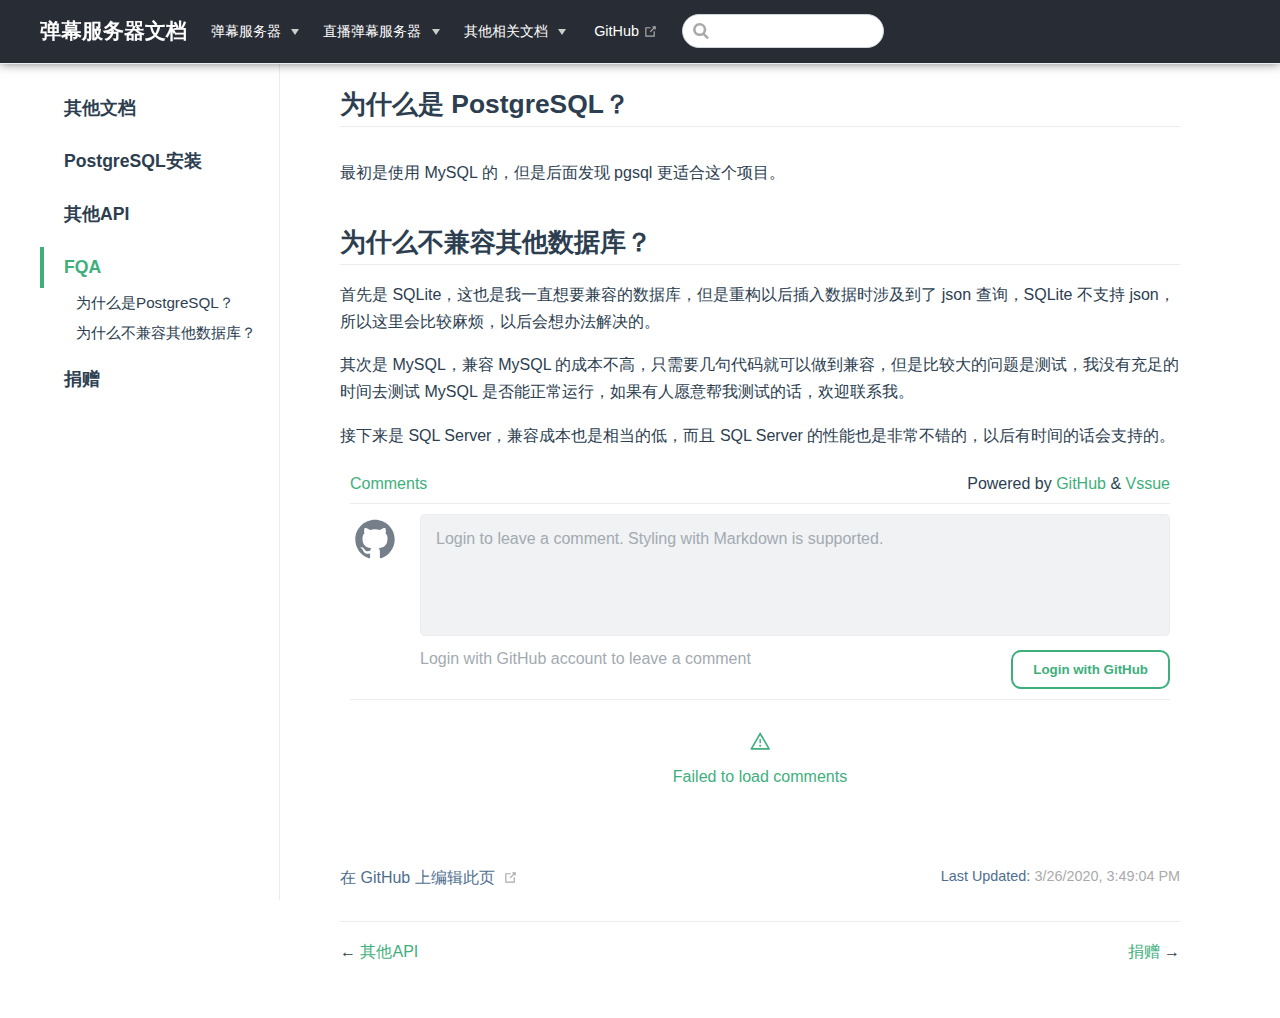
<file: other/fqa.html>
<!DOCTYPE html>
<html lang="en-US">
  <head>
    <meta charset="utf-8">
    <meta name="viewport" content="width=device-width,initial-scale=1">
    <title>FQA | 弹幕服务器文档</title>
    <meta name="description" content="Danmu.Server 弹幕服务器文档">
    <meta name="generator" content="VuePress 1.3.1">
    <link rel="icon" href="/favicon.png">
    
    <link rel="preload" href="/assets/css/0.styles.9aaad053.css" as="style"><link rel="preload" href="/assets/js/app.044b6d44.js" as="script"><link rel="preload" href="/assets/js/3.a4555ad6.js" as="script"><link rel="preload" href="/assets/js/18.1f7d3e4f.js" as="script"><link rel="prefetch" href="/assets/js/10.29b220e4.js"><link rel="prefetch" href="/assets/js/11.7ca59abe.js"><link rel="prefetch" href="/assets/js/12.73f42aed.js"><link rel="prefetch" href="/assets/js/13.ba0046e8.js"><link rel="prefetch" href="/assets/js/14.7a0109a0.js"><link rel="prefetch" href="/assets/js/15.c3f37ac7.js"><link rel="prefetch" href="/assets/js/16.ab5525b2.js"><link rel="prefetch" href="/assets/js/17.f99894ca.js"><link rel="prefetch" href="/assets/js/19.3c8f49ad.js"><link rel="prefetch" href="/assets/js/20.335239d6.js"><link rel="prefetch" href="/assets/js/21.06995a8d.js"><link rel="prefetch" href="/assets/js/4.b73c36b1.js"><link rel="prefetch" href="/assets/js/5.79865d3e.js"><link rel="prefetch" href="/assets/js/6.e4e79ae0.js"><link rel="prefetch" href="/assets/js/7.9766105f.js"><link rel="prefetch" href="/assets/js/8.705f28dc.js"><link rel="prefetch" href="/assets/js/9.791594b1.js"><link rel="prefetch" href="/assets/js/vendors~dplayer.c60a2c69.js">
    <link rel="stylesheet" href="/assets/css/0.styles.9aaad053.css">
  </head>
  <body>
    <div id="app" data-server-rendered="true"><div class="theme-container"><header class="navbar"><div class="inner"><div class="sidebar-button"><svg xmlns="http://www.w3.org/2000/svg" aria-hidden="true" role="img" viewBox="0 0 448 512" class="icon"><path fill="currentColor" d="M436 124H12c-6.627 0-12-5.373-12-12V80c0-6.627 5.373-12 12-12h424c6.627 0 12 5.373 12 12v32c0 6.627-5.373 12-12 12zm0 160H12c-6.627 0-12-5.373-12-12v-32c0-6.627 5.373-12 12-12h424c6.627 0 12 5.373 12 12v32c0 6.627-5.373 12-12 12zm0 160H12c-6.627 0-12-5.373-12-12v-32c0-6.627 5.373-12 12-12h424c6.627 0 12 5.373 12 12v32c0 6.627-5.373 12-12 12z"></path></svg></div> <a href="/" class="home-link router-link-active"><!----> <span class="site-name">弹幕服务器文档</span></a> <div class="links"><nav class="nav-links can-hide"><div class="nav-item"><div class="dropdown-wrapper"><a class="dropdown-title"><span class="title">弹幕服务器</span> <span class="arrow right"></span></a> <ul class="nav-dropdown" style="display:none;"><li class="dropdown-item"><!----> <a href="/danmu/" class="nav-link">简介</a></li><li class="dropdown-item"><!----> <a href="/danmu/make.html" class="nav-link">编译</a></li><li class="dropdown-item"><!----> <a href="/danmu/install.html" class="nav-link">安装</a></li><li class="dropdown-item"><!----> <a href="/danmu/admin.html" class="nav-link">管理</a></li><li class="dropdown-item"><!----> <a href="/danmu/api.html" class="nav-link">API</a></li></ul></div></div><div class="nav-item"><div class="dropdown-wrapper"><a class="dropdown-title"><span class="title">直播弹幕服务器</span> <span class="arrow right"></span></a> <ul class="nav-dropdown" style="display:none;"><li class="dropdown-item"><!----> <a href="/live/" class="nav-link">简介</a></li><li class="dropdown-item"><!----> <a href="/live/install.html" class="nav-link">安装</a></li><li class="dropdown-item"><!----> <a href="/live/api.html" class="nav-link">API</a></li></ul></div></div><div class="nav-item"><div class="dropdown-wrapper"><a class="dropdown-title"><span class="title">其他相关文档</span> <span class="arrow right"></span></a> <ul class="nav-dropdown" style="display:none;"><li class="dropdown-item"><!----> <a href="/other/" class="nav-link router-link-active">其他文档</a></li><li class="dropdown-item"><!----> <a href="/other/pgsql.html" class="nav-link">PostgreSQL安装</a></li><li class="dropdown-item"><!----> <a href="/other/otherapi.html" class="nav-link">其他API</a></li><li class="dropdown-item"><!----> <a href="/other/fqa.html" class="nav-link router-link-exact-active router-link-active">FQA</a></li><li class="dropdown-item"><!----> <a href="/other/sponsors.html" class="nav-link">感谢</a></li></ul></div></div> <a href="https://github.com/MonoLogueChi/Danmu.Server" target="_blank" rel="noopener noreferrer" class="repo-link">
    GitHub
    <svg xmlns="http://www.w3.org/2000/svg" aria-hidden="true" x="0px" y="0px" viewBox="0 0 100 100" width="15" height="15" class="icon outbound"><path fill="currentColor" d="M18.8,85.1h56l0,0c2.2,0,4-1.8,4-4v-32h-8v28h-48v-48h28v-8h-32l0,0c-2.2,0-4,1.8-4,4v56C14.8,83.3,16.6,85.1,18.8,85.1z"></path> <polygon fill="currentColor" points="45.7,48.7 51.3,54.3 77.2,28.5 77.2,37.2 85.2,37.2 85.2,14.9 62.8,14.9 62.8,22.9 71.5,22.9"></polygon></svg></a></nav> <div class="search-box"><input aria-label="Search" autocomplete="off" spellcheck="false" value=""> <!----></div></div></div></header> <div class="sidebar-mask"></div> <div class="docs-layout"><aside class="sidebar"><nav class="nav-links"><div class="nav-item"><div class="dropdown-wrapper"><a class="dropdown-title"><span class="title">弹幕服务器</span> <span class="arrow right"></span></a> <ul class="nav-dropdown" style="display:none;"><li class="dropdown-item"><!----> <a href="/danmu/" class="nav-link">简介</a></li><li class="dropdown-item"><!----> <a href="/danmu/make.html" class="nav-link">编译</a></li><li class="dropdown-item"><!----> <a href="/danmu/install.html" class="nav-link">安装</a></li><li class="dropdown-item"><!----> <a href="/danmu/admin.html" class="nav-link">管理</a></li><li class="dropdown-item"><!----> <a href="/danmu/api.html" class="nav-link">API</a></li></ul></div></div><div class="nav-item"><div class="dropdown-wrapper"><a class="dropdown-title"><span class="title">直播弹幕服务器</span> <span class="arrow right"></span></a> <ul class="nav-dropdown" style="display:none;"><li class="dropdown-item"><!----> <a href="/live/" class="nav-link">简介</a></li><li class="dropdown-item"><!----> <a href="/live/install.html" class="nav-link">安装</a></li><li class="dropdown-item"><!----> <a href="/live/api.html" class="nav-link">API</a></li></ul></div></div><div class="nav-item"><div class="dropdown-wrapper"><a class="dropdown-title"><span class="title">其他相关文档</span> <span class="arrow right"></span></a> <ul class="nav-dropdown" style="display:none;"><li class="dropdown-item"><!----> <a href="/other/" class="nav-link router-link-active">其他文档</a></li><li class="dropdown-item"><!----> <a href="/other/pgsql.html" class="nav-link">PostgreSQL安装</a></li><li class="dropdown-item"><!----> <a href="/other/otherapi.html" class="nav-link">其他API</a></li><li class="dropdown-item"><!----> <a href="/other/fqa.html" class="nav-link router-link-exact-active router-link-active">FQA</a></li><li class="dropdown-item"><!----> <a href="/other/sponsors.html" class="nav-link">感谢</a></li></ul></div></div> <a href="https://github.com/MonoLogueChi/Danmu.Server" target="_blank" rel="noopener noreferrer" class="repo-link">
    GitHub
    <svg xmlns="http://www.w3.org/2000/svg" aria-hidden="true" x="0px" y="0px" viewBox="0 0 100 100" width="15" height="15" class="icon outbound"><path fill="currentColor" d="M18.8,85.1h56l0,0c2.2,0,4-1.8,4-4v-32h-8v28h-48v-48h28v-8h-32l0,0c-2.2,0-4,1.8-4,4v56C14.8,83.3,16.6,85.1,18.8,85.1z"></path> <polygon fill="currentColor" points="45.7,48.7 51.3,54.3 77.2,28.5 77.2,37.2 85.2,37.2 85.2,14.9 62.8,14.9 62.8,22.9 71.5,22.9"></polygon></svg></a></nav>  <ul class="sidebar-links"><li><a href="/other/" class="sidebar-link">其他文档</a></li><li><a href="/other/pgsql.html" class="sidebar-link">PostgreSQL安装</a></li><li><a href="/other/otherapi.html" class="sidebar-link">其他API</a></li><li><a href="/other/fqa.html" class="active sidebar-link">FQA</a><ul class="sidebar-sub-headers"><li class="sidebar-sub-header"><a href="/other/fqa.html#为什么是postgresql？" class="sidebar-link">为什么是PostgreSQL？</a></li><li class="sidebar-sub-header"><a href="/other/fqa.html#为什么不兼容其他数据库？" class="sidebar-link">为什么不兼容其他数据库？</a></li></ul></li><li><a href="/other/sponsors.html" class="sidebar-link">捐赠</a></li></ul> </aside> <main class="page"> <div class="theme-default-content content__default"><h2 id="为什么是postgresql？"><a href="#为什么是postgresql？" class="header-anchor">#</a> 为什么是 PostgreSQL？</h2> <p>最初是使用 MySQL 的，但是后面发现 pgsql 更适合这个项目。</p> <h2 id="为什么不兼容其他数据库？"><a href="#为什么不兼容其他数据库？" class="header-anchor">#</a> 为什么不兼容其他数据库？</h2> <p>首先是 SQLite，这也是我一直想要兼容的数据库，但是重构以后插入数据时涉及到了 json 查询，SQLite 不支持 json，所以这里会比较麻烦，以后会想办法解决的。</p> <p>其次是 MySQL，兼容 MySQL 的成本不高，只需要几句代码就可以做到兼容，但是比较大的问题是测试，我没有充足的时间去测试 MySQL 是否能正常运行，如果有人愿意帮我测试的话，欢迎联系我。</p> <p>接下来是 SQL Server，兼容成本也是相当的低，而且 SQL Server 的性能也是非常不错的，以后有时间的话会支持的。</p> <!----></div> <footer class="page-edit"><div class="edit-link"><a href="https://github.com/MonoLogueChi/Danmu.Server/edit/doc-source/docs/other/fqa.md" target="_blank" rel="noopener noreferrer">在 GitHub 上编辑此页</a> <svg xmlns="http://www.w3.org/2000/svg" aria-hidden="true" x="0px" y="0px" viewBox="0 0 100 100" width="15" height="15" class="icon outbound"><path fill="currentColor" d="M18.8,85.1h56l0,0c2.2,0,4-1.8,4-4v-32h-8v28h-48v-48h28v-8h-32l0,0c-2.2,0-4,1.8-4,4v56C14.8,83.3,16.6,85.1,18.8,85.1z"></path> <polygon fill="currentColor" points="45.7,48.7 51.3,54.3 77.2,28.5 77.2,37.2 85.2,37.2 85.2,14.9 62.8,14.9 62.8,22.9 71.5,22.9"></polygon></svg></div> <div class="last-updated"><span class="prefix">Last Updated: </span> <span class="time">3/26/2020, 3:49:04 PM</span></div></footer> <div class="page-nav"><p class="inner"><span class="prev">
        ←
        <a href="/other/otherapi.html" class="prev">
          其他API
        </a></span> <span class="next"><a href="/other/sponsors.html">
          捐赠
        </a>
        →
      </span></p></div> </main></div></div><div class="global-ui"><!----></div></div>
    <script src="/assets/js/app.044b6d44.js" defer></script><script src="/assets/js/3.a4555ad6.js" defer></script><script src="/assets/js/18.1f7d3e4f.js" defer></script>
  </body>
</html>
</file>
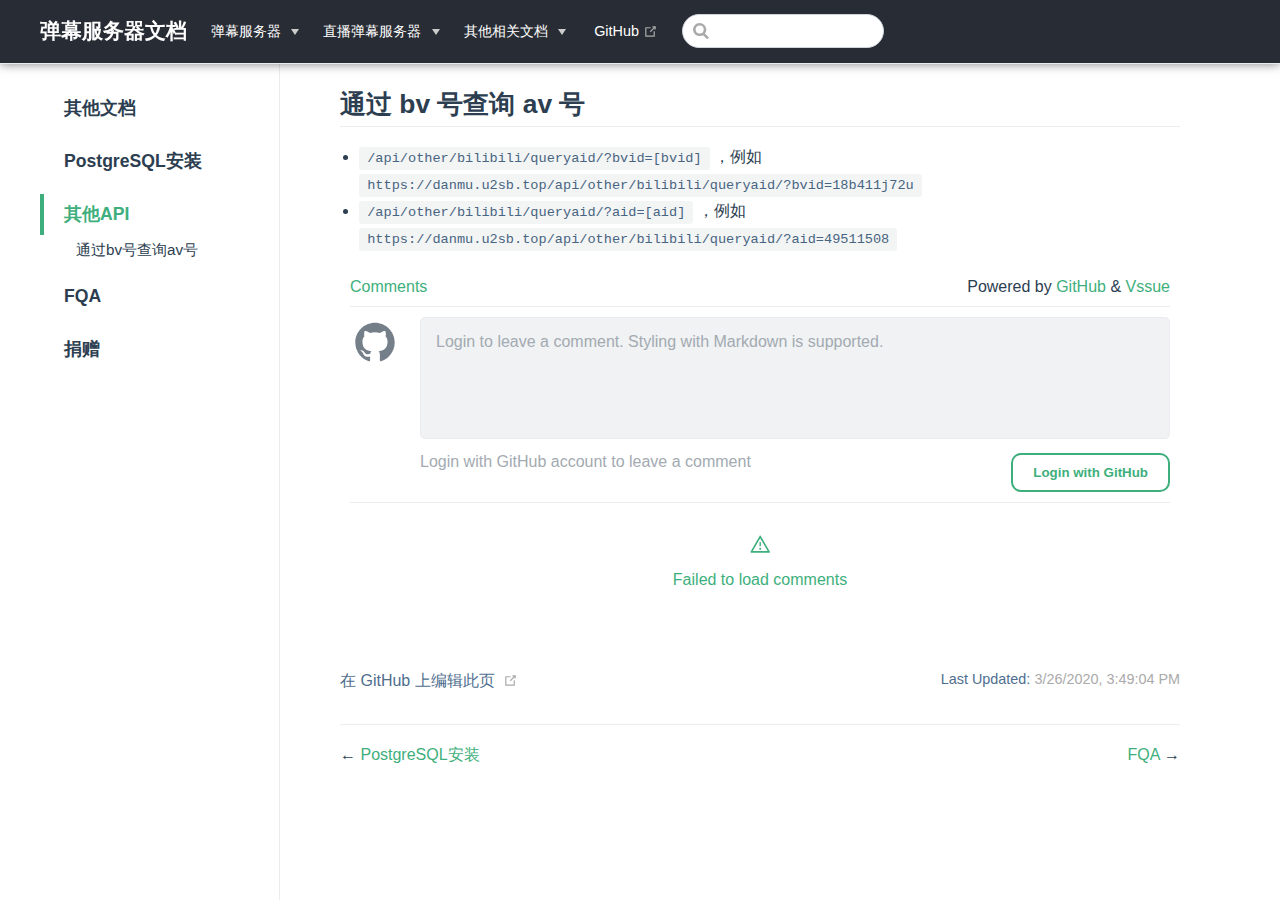
<file: other/otherapi.html>
<!DOCTYPE html>
<html lang="en-US">
  <head>
    <meta charset="utf-8">
    <meta name="viewport" content="width=device-width,initial-scale=1">
    <title>其他API | 弹幕服务器文档</title>
    <meta name="description" content="Danmu.Server 弹幕服务器文档">
    <meta name="generator" content="VuePress 1.3.1">
    <link rel="icon" href="/favicon.png">
    
    <link rel="preload" href="/assets/css/0.styles.9aaad053.css" as="style"><link rel="preload" href="/assets/js/app.044b6d44.js" as="script"><link rel="preload" href="/assets/js/3.a4555ad6.js" as="script"><link rel="preload" href="/assets/js/20.335239d6.js" as="script"><link rel="prefetch" href="/assets/js/10.29b220e4.js"><link rel="prefetch" href="/assets/js/11.7ca59abe.js"><link rel="prefetch" href="/assets/js/12.73f42aed.js"><link rel="prefetch" href="/assets/js/13.ba0046e8.js"><link rel="prefetch" href="/assets/js/14.7a0109a0.js"><link rel="prefetch" href="/assets/js/15.c3f37ac7.js"><link rel="prefetch" href="/assets/js/16.ab5525b2.js"><link rel="prefetch" href="/assets/js/17.f99894ca.js"><link rel="prefetch" href="/assets/js/18.1f7d3e4f.js"><link rel="prefetch" href="/assets/js/19.3c8f49ad.js"><link rel="prefetch" href="/assets/js/21.06995a8d.js"><link rel="prefetch" href="/assets/js/4.b73c36b1.js"><link rel="prefetch" href="/assets/js/5.79865d3e.js"><link rel="prefetch" href="/assets/js/6.e4e79ae0.js"><link rel="prefetch" href="/assets/js/7.9766105f.js"><link rel="prefetch" href="/assets/js/8.705f28dc.js"><link rel="prefetch" href="/assets/js/9.791594b1.js"><link rel="prefetch" href="/assets/js/vendors~dplayer.c60a2c69.js">
    <link rel="stylesheet" href="/assets/css/0.styles.9aaad053.css">
  </head>
  <body>
    <div id="app" data-server-rendered="true"><div class="theme-container"><header class="navbar"><div class="inner"><div class="sidebar-button"><svg xmlns="http://www.w3.org/2000/svg" aria-hidden="true" role="img" viewBox="0 0 448 512" class="icon"><path fill="currentColor" d="M436 124H12c-6.627 0-12-5.373-12-12V80c0-6.627 5.373-12 12-12h424c6.627 0 12 5.373 12 12v32c0 6.627-5.373 12-12 12zm0 160H12c-6.627 0-12-5.373-12-12v-32c0-6.627 5.373-12 12-12h424c6.627 0 12 5.373 12 12v32c0 6.627-5.373 12-12 12zm0 160H12c-6.627 0-12-5.373-12-12v-32c0-6.627 5.373-12 12-12h424c6.627 0 12 5.373 12 12v32c0 6.627-5.373 12-12 12z"></path></svg></div> <a href="/" class="home-link router-link-active"><!----> <span class="site-name">弹幕服务器文档</span></a> <div class="links"><nav class="nav-links can-hide"><div class="nav-item"><div class="dropdown-wrapper"><a class="dropdown-title"><span class="title">弹幕服务器</span> <span class="arrow right"></span></a> <ul class="nav-dropdown" style="display:none;"><li class="dropdown-item"><!----> <a href="/danmu/" class="nav-link">简介</a></li><li class="dropdown-item"><!----> <a href="/danmu/make.html" class="nav-link">编译</a></li><li class="dropdown-item"><!----> <a href="/danmu/install.html" class="nav-link">安装</a></li><li class="dropdown-item"><!----> <a href="/danmu/admin.html" class="nav-link">管理</a></li><li class="dropdown-item"><!----> <a href="/danmu/api.html" class="nav-link">API</a></li></ul></div></div><div class="nav-item"><div class="dropdown-wrapper"><a class="dropdown-title"><span class="title">直播弹幕服务器</span> <span class="arrow right"></span></a> <ul class="nav-dropdown" style="display:none;"><li class="dropdown-item"><!----> <a href="/live/" class="nav-link">简介</a></li><li class="dropdown-item"><!----> <a href="/live/install.html" class="nav-link">安装</a></li><li class="dropdown-item"><!----> <a href="/live/api.html" class="nav-link">API</a></li></ul></div></div><div class="nav-item"><div class="dropdown-wrapper"><a class="dropdown-title"><span class="title">其他相关文档</span> <span class="arrow right"></span></a> <ul class="nav-dropdown" style="display:none;"><li class="dropdown-item"><!----> <a href="/other/" class="nav-link router-link-active">其他文档</a></li><li class="dropdown-item"><!----> <a href="/other/pgsql.html" class="nav-link">PostgreSQL安装</a></li><li class="dropdown-item"><!----> <a href="/other/otherapi.html" class="nav-link router-link-exact-active router-link-active">其他API</a></li><li class="dropdown-item"><!----> <a href="/other/fqa.html" class="nav-link">FQA</a></li><li class="dropdown-item"><!----> <a href="/other/sponsors.html" class="nav-link">感谢</a></li></ul></div></div> <a href="https://github.com/MonoLogueChi/Danmu.Server" target="_blank" rel="noopener noreferrer" class="repo-link">
    GitHub
    <svg xmlns="http://www.w3.org/2000/svg" aria-hidden="true" x="0px" y="0px" viewBox="0 0 100 100" width="15" height="15" class="icon outbound"><path fill="currentColor" d="M18.8,85.1h56l0,0c2.2,0,4-1.8,4-4v-32h-8v28h-48v-48h28v-8h-32l0,0c-2.2,0-4,1.8-4,4v56C14.8,83.3,16.6,85.1,18.8,85.1z"></path> <polygon fill="currentColor" points="45.7,48.7 51.3,54.3 77.2,28.5 77.2,37.2 85.2,37.2 85.2,14.9 62.8,14.9 62.8,22.9 71.5,22.9"></polygon></svg></a></nav> <div class="search-box"><input aria-label="Search" autocomplete="off" spellcheck="false" value=""> <!----></div></div></div></header> <div class="sidebar-mask"></div> <div class="docs-layout"><aside class="sidebar"><nav class="nav-links"><div class="nav-item"><div class="dropdown-wrapper"><a class="dropdown-title"><span class="title">弹幕服务器</span> <span class="arrow right"></span></a> <ul class="nav-dropdown" style="display:none;"><li class="dropdown-item"><!----> <a href="/danmu/" class="nav-link">简介</a></li><li class="dropdown-item"><!----> <a href="/danmu/make.html" class="nav-link">编译</a></li><li class="dropdown-item"><!----> <a href="/danmu/install.html" class="nav-link">安装</a></li><li class="dropdown-item"><!----> <a href="/danmu/admin.html" class="nav-link">管理</a></li><li class="dropdown-item"><!----> <a href="/danmu/api.html" class="nav-link">API</a></li></ul></div></div><div class="nav-item"><div class="dropdown-wrapper"><a class="dropdown-title"><span class="title">直播弹幕服务器</span> <span class="arrow right"></span></a> <ul class="nav-dropdown" style="display:none;"><li class="dropdown-item"><!----> <a href="/live/" class="nav-link">简介</a></li><li class="dropdown-item"><!----> <a href="/live/install.html" class="nav-link">安装</a></li><li class="dropdown-item"><!----> <a href="/live/api.html" class="nav-link">API</a></li></ul></div></div><div class="nav-item"><div class="dropdown-wrapper"><a class="dropdown-title"><span class="title">其他相关文档</span> <span class="arrow right"></span></a> <ul class="nav-dropdown" style="display:none;"><li class="dropdown-item"><!----> <a href="/other/" class="nav-link router-link-active">其他文档</a></li><li class="dropdown-item"><!----> <a href="/other/pgsql.html" class="nav-link">PostgreSQL安装</a></li><li class="dropdown-item"><!----> <a href="/other/otherapi.html" class="nav-link router-link-exact-active router-link-active">其他API</a></li><li class="dropdown-item"><!----> <a href="/other/fqa.html" class="nav-link">FQA</a></li><li class="dropdown-item"><!----> <a href="/other/sponsors.html" class="nav-link">感谢</a></li></ul></div></div> <a href="https://github.com/MonoLogueChi/Danmu.Server" target="_blank" rel="noopener noreferrer" class="repo-link">
    GitHub
    <svg xmlns="http://www.w3.org/2000/svg" aria-hidden="true" x="0px" y="0px" viewBox="0 0 100 100" width="15" height="15" class="icon outbound"><path fill="currentColor" d="M18.8,85.1h56l0,0c2.2,0,4-1.8,4-4v-32h-8v28h-48v-48h28v-8h-32l0,0c-2.2,0-4,1.8-4,4v56C14.8,83.3,16.6,85.1,18.8,85.1z"></path> <polygon fill="currentColor" points="45.7,48.7 51.3,54.3 77.2,28.5 77.2,37.2 85.2,37.2 85.2,14.9 62.8,14.9 62.8,22.9 71.5,22.9"></polygon></svg></a></nav>  <ul class="sidebar-links"><li><a href="/other/" class="sidebar-link">其他文档</a></li><li><a href="/other/pgsql.html" class="sidebar-link">PostgreSQL安装</a></li><li><a href="/other/otherapi.html" class="active sidebar-link">其他API</a><ul class="sidebar-sub-headers"><li class="sidebar-sub-header"><a href="/other/otherapi.html#通过bv号查询av号" class="sidebar-link">通过bv号查询av号</a></li></ul></li><li><a href="/other/fqa.html" class="sidebar-link">FQA</a></li><li><a href="/other/sponsors.html" class="sidebar-link">捐赠</a></li></ul> </aside> <main class="page"> <div class="theme-default-content content__default"><h2 id="通过bv号查询av号"><a href="#通过bv号查询av号" class="header-anchor">#</a> 通过 bv 号查询 av 号</h2> <ul><li><code>/api/other/bilibili/queryaid/?bvid=[bvid]</code> ，例如<br> <code>https://danmu.u2sb.top/api/other/bilibili/queryaid/?bvid=18b411j72u</code></li> <li><code>/api/other/bilibili/queryaid/?aid=[aid]</code> ，例如<br> <code>https://danmu.u2sb.top/api/other/bilibili/queryaid/?aid=49511508</code></li></ul> <!----></div> <footer class="page-edit"><div class="edit-link"><a href="https://github.com/MonoLogueChi/Danmu.Server/edit/doc-source/docs/other/otherapi.md" target="_blank" rel="noopener noreferrer">在 GitHub 上编辑此页</a> <svg xmlns="http://www.w3.org/2000/svg" aria-hidden="true" x="0px" y="0px" viewBox="0 0 100 100" width="15" height="15" class="icon outbound"><path fill="currentColor" d="M18.8,85.1h56l0,0c2.2,0,4-1.8,4-4v-32h-8v28h-48v-48h28v-8h-32l0,0c-2.2,0-4,1.8-4,4v56C14.8,83.3,16.6,85.1,18.8,85.1z"></path> <polygon fill="currentColor" points="45.7,48.7 51.3,54.3 77.2,28.5 77.2,37.2 85.2,37.2 85.2,14.9 62.8,14.9 62.8,22.9 71.5,22.9"></polygon></svg></div> <div class="last-updated"><span class="prefix">Last Updated: </span> <span class="time">3/26/2020, 3:49:04 PM</span></div></footer> <div class="page-nav"><p class="inner"><span class="prev">
        ←
        <a href="/other/pgsql.html" class="prev">
          PostgreSQL安装
        </a></span> <span class="next"><a href="/other/fqa.html">
          FQA
        </a>
        →
      </span></p></div> </main></div></div><div class="global-ui"><!----></div></div>
    <script src="/assets/js/app.044b6d44.js" defer></script><script src="/assets/js/3.a4555ad6.js" defer></script><script src="/assets/js/20.335239d6.js" defer></script>
  </body>
</html>
</file>
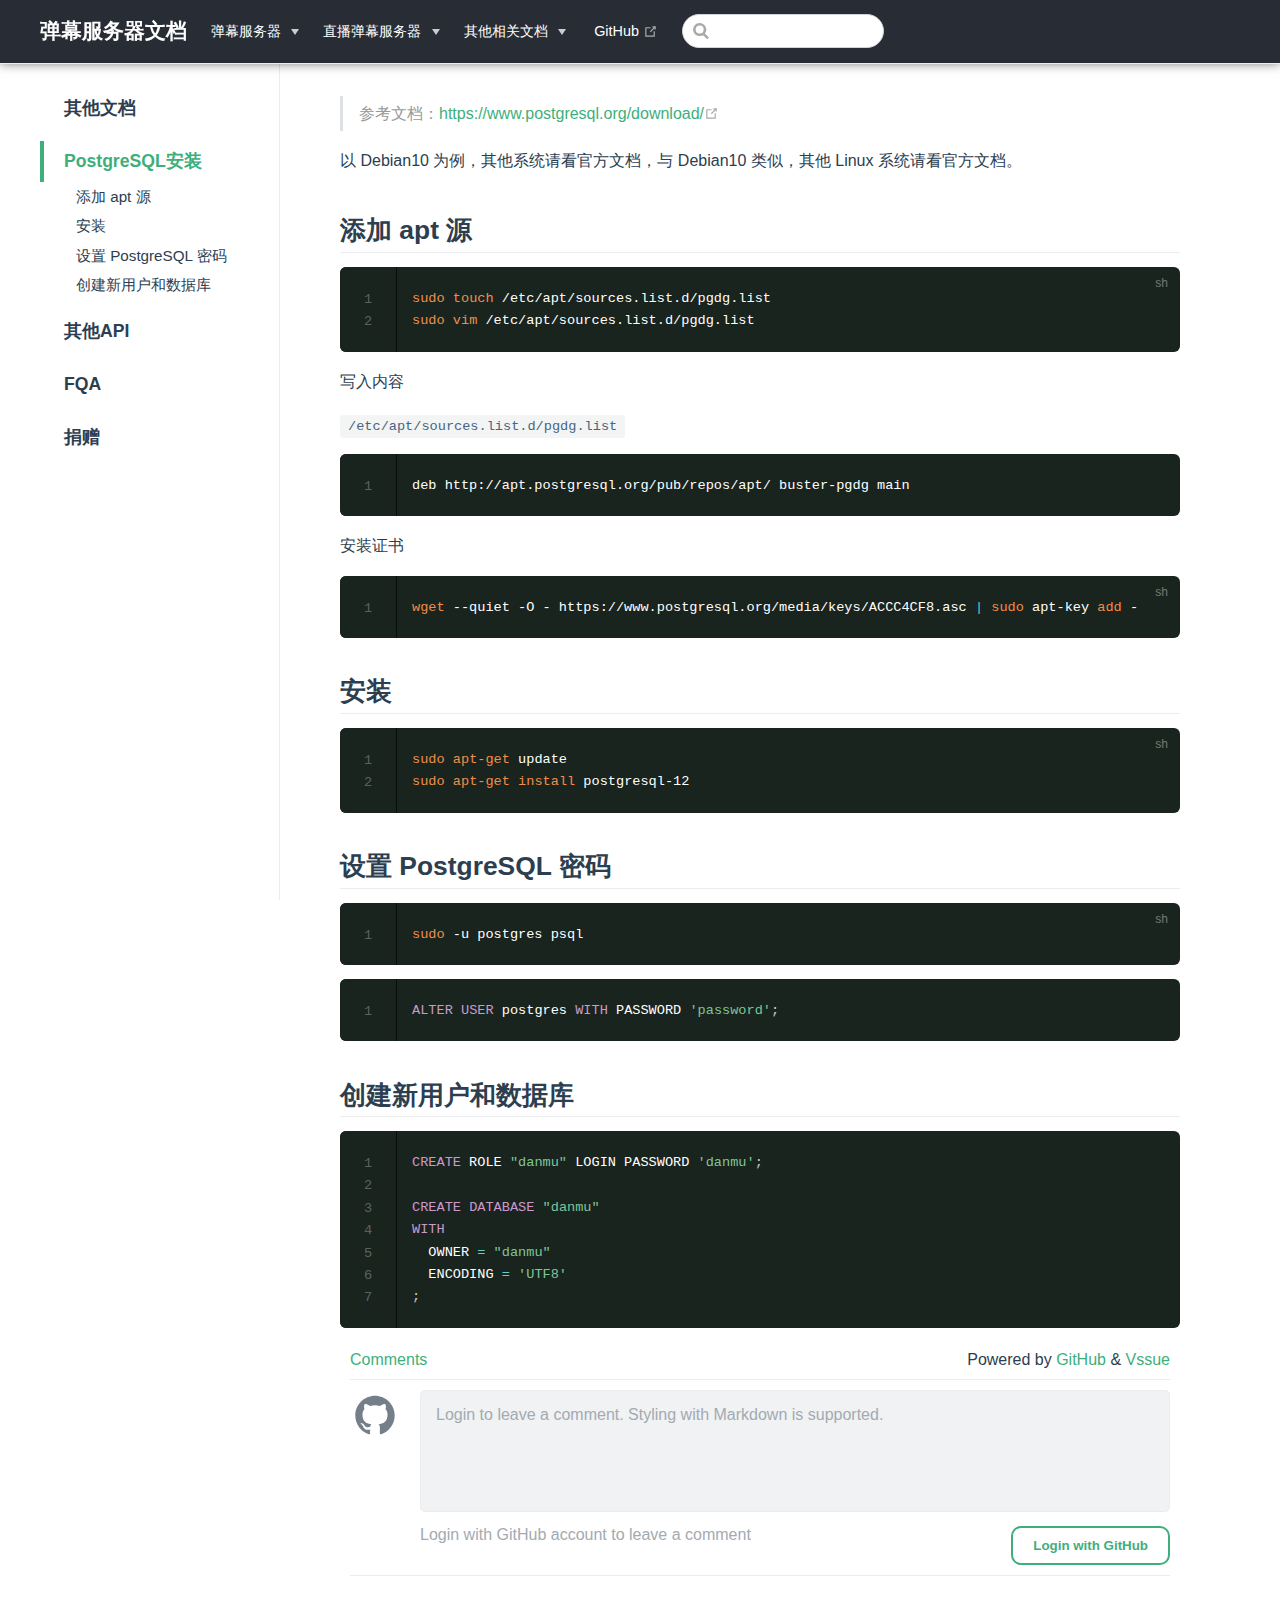
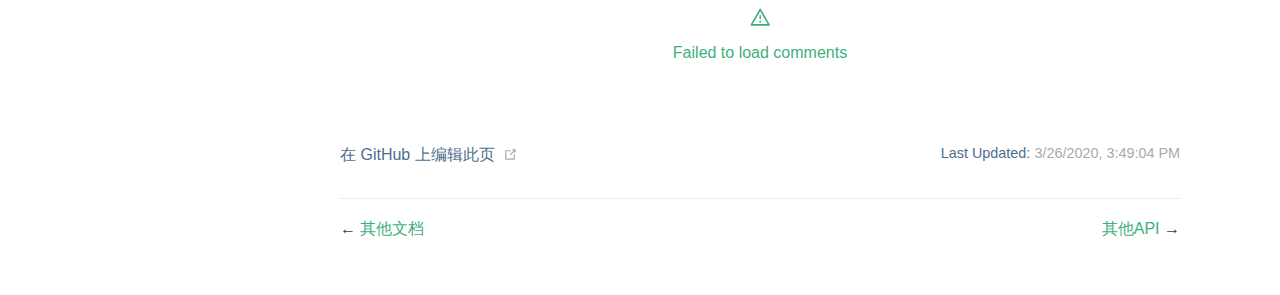
<file: other/pgsql.html>
<!DOCTYPE html>
<html lang="en-US">
  <head>
    <meta charset="utf-8">
    <meta name="viewport" content="width=device-width,initial-scale=1">
    <title>PostgreSQL安装 | 弹幕服务器文档</title>
    <meta name="description" content="Danmu.Server 弹幕服务器文档">
    <meta name="generator" content="VuePress 1.3.1">
    <link rel="icon" href="/favicon.png">
    
    <link rel="preload" href="/assets/css/0.styles.9aaad053.css" as="style"><link rel="preload" href="/assets/js/app.044b6d44.js" as="script"><link rel="preload" href="/assets/js/3.a4555ad6.js" as="script"><link rel="preload" href="/assets/js/21.06995a8d.js" as="script"><link rel="prefetch" href="/assets/js/10.29b220e4.js"><link rel="prefetch" href="/assets/js/11.7ca59abe.js"><link rel="prefetch" href="/assets/js/12.73f42aed.js"><link rel="prefetch" href="/assets/js/13.ba0046e8.js"><link rel="prefetch" href="/assets/js/14.7a0109a0.js"><link rel="prefetch" href="/assets/js/15.c3f37ac7.js"><link rel="prefetch" href="/assets/js/16.ab5525b2.js"><link rel="prefetch" href="/assets/js/17.f99894ca.js"><link rel="prefetch" href="/assets/js/18.1f7d3e4f.js"><link rel="prefetch" href="/assets/js/19.3c8f49ad.js"><link rel="prefetch" href="/assets/js/20.335239d6.js"><link rel="prefetch" href="/assets/js/4.b73c36b1.js"><link rel="prefetch" href="/assets/js/5.79865d3e.js"><link rel="prefetch" href="/assets/js/6.e4e79ae0.js"><link rel="prefetch" href="/assets/js/7.9766105f.js"><link rel="prefetch" href="/assets/js/8.705f28dc.js"><link rel="prefetch" href="/assets/js/9.791594b1.js"><link rel="prefetch" href="/assets/js/vendors~dplayer.c60a2c69.js">
    <link rel="stylesheet" href="/assets/css/0.styles.9aaad053.css">
  </head>
  <body>
    <div id="app" data-server-rendered="true"><div class="theme-container"><header class="navbar"><div class="inner"><div class="sidebar-button"><svg xmlns="http://www.w3.org/2000/svg" aria-hidden="true" role="img" viewBox="0 0 448 512" class="icon"><path fill="currentColor" d="M436 124H12c-6.627 0-12-5.373-12-12V80c0-6.627 5.373-12 12-12h424c6.627 0 12 5.373 12 12v32c0 6.627-5.373 12-12 12zm0 160H12c-6.627 0-12-5.373-12-12v-32c0-6.627 5.373-12 12-12h424c6.627 0 12 5.373 12 12v32c0 6.627-5.373 12-12 12zm0 160H12c-6.627 0-12-5.373-12-12v-32c0-6.627 5.373-12 12-12h424c6.627 0 12 5.373 12 12v32c0 6.627-5.373 12-12 12z"></path></svg></div> <a href="/" class="home-link router-link-active"><!----> <span class="site-name">弹幕服务器文档</span></a> <div class="links"><nav class="nav-links can-hide"><div class="nav-item"><div class="dropdown-wrapper"><a class="dropdown-title"><span class="title">弹幕服务器</span> <span class="arrow right"></span></a> <ul class="nav-dropdown" style="display:none;"><li class="dropdown-item"><!----> <a href="/danmu/" class="nav-link">简介</a></li><li class="dropdown-item"><!----> <a href="/danmu/make.html" class="nav-link">编译</a></li><li class="dropdown-item"><!----> <a href="/danmu/install.html" class="nav-link">安装</a></li><li class="dropdown-item"><!----> <a href="/danmu/admin.html" class="nav-link">管理</a></li><li class="dropdown-item"><!----> <a href="/danmu/api.html" class="nav-link">API</a></li></ul></div></div><div class="nav-item"><div class="dropdown-wrapper"><a class="dropdown-title"><span class="title">直播弹幕服务器</span> <span class="arrow right"></span></a> <ul class="nav-dropdown" style="display:none;"><li class="dropdown-item"><!----> <a href="/live/" class="nav-link">简介</a></li><li class="dropdown-item"><!----> <a href="/live/install.html" class="nav-link">安装</a></li><li class="dropdown-item"><!----> <a href="/live/api.html" class="nav-link">API</a></li></ul></div></div><div class="nav-item"><div class="dropdown-wrapper"><a class="dropdown-title"><span class="title">其他相关文档</span> <span class="arrow right"></span></a> <ul class="nav-dropdown" style="display:none;"><li class="dropdown-item"><!----> <a href="/other/" class="nav-link router-link-active">其他文档</a></li><li class="dropdown-item"><!----> <a href="/other/pgsql.html" class="nav-link router-link-exact-active router-link-active">PostgreSQL安装</a></li><li class="dropdown-item"><!----> <a href="/other/otherapi.html" class="nav-link">其他API</a></li><li class="dropdown-item"><!----> <a href="/other/fqa.html" class="nav-link">FQA</a></li><li class="dropdown-item"><!----> <a href="/other/sponsors.html" class="nav-link">感谢</a></li></ul></div></div> <a href="https://github.com/MonoLogueChi/Danmu.Server" target="_blank" rel="noopener noreferrer" class="repo-link">
    GitHub
    <svg xmlns="http://www.w3.org/2000/svg" aria-hidden="true" x="0px" y="0px" viewBox="0 0 100 100" width="15" height="15" class="icon outbound"><path fill="currentColor" d="M18.8,85.1h56l0,0c2.2,0,4-1.8,4-4v-32h-8v28h-48v-48h28v-8h-32l0,0c-2.2,0-4,1.8-4,4v56C14.8,83.3,16.6,85.1,18.8,85.1z"></path> <polygon fill="currentColor" points="45.7,48.7 51.3,54.3 77.2,28.5 77.2,37.2 85.2,37.2 85.2,14.9 62.8,14.9 62.8,22.9 71.5,22.9"></polygon></svg></a></nav> <div class="search-box"><input aria-label="Search" autocomplete="off" spellcheck="false" value=""> <!----></div></div></div></header> <div class="sidebar-mask"></div> <div class="docs-layout"><aside class="sidebar"><nav class="nav-links"><div class="nav-item"><div class="dropdown-wrapper"><a class="dropdown-title"><span class="title">弹幕服务器</span> <span class="arrow right"></span></a> <ul class="nav-dropdown" style="display:none;"><li class="dropdown-item"><!----> <a href="/danmu/" class="nav-link">简介</a></li><li class="dropdown-item"><!----> <a href="/danmu/make.html" class="nav-link">编译</a></li><li class="dropdown-item"><!----> <a href="/danmu/install.html" class="nav-link">安装</a></li><li class="dropdown-item"><!----> <a href="/danmu/admin.html" class="nav-link">管理</a></li><li class="dropdown-item"><!----> <a href="/danmu/api.html" class="nav-link">API</a></li></ul></div></div><div class="nav-item"><div class="dropdown-wrapper"><a class="dropdown-title"><span class="title">直播弹幕服务器</span> <span class="arrow right"></span></a> <ul class="nav-dropdown" style="display:none;"><li class="dropdown-item"><!----> <a href="/live/" class="nav-link">简介</a></li><li class="dropdown-item"><!----> <a href="/live/install.html" class="nav-link">安装</a></li><li class="dropdown-item"><!----> <a href="/live/api.html" class="nav-link">API</a></li></ul></div></div><div class="nav-item"><div class="dropdown-wrapper"><a class="dropdown-title"><span class="title">其他相关文档</span> <span class="arrow right"></span></a> <ul class="nav-dropdown" style="display:none;"><li class="dropdown-item"><!----> <a href="/other/" class="nav-link router-link-active">其他文档</a></li><li class="dropdown-item"><!----> <a href="/other/pgsql.html" class="nav-link router-link-exact-active router-link-active">PostgreSQL安装</a></li><li class="dropdown-item"><!----> <a href="/other/otherapi.html" class="nav-link">其他API</a></li><li class="dropdown-item"><!----> <a href="/other/fqa.html" class="nav-link">FQA</a></li><li class="dropdown-item"><!----> <a href="/other/sponsors.html" class="nav-link">感谢</a></li></ul></div></div> <a href="https://github.com/MonoLogueChi/Danmu.Server" target="_blank" rel="noopener noreferrer" class="repo-link">
    GitHub
    <svg xmlns="http://www.w3.org/2000/svg" aria-hidden="true" x="0px" y="0px" viewBox="0 0 100 100" width="15" height="15" class="icon outbound"><path fill="currentColor" d="M18.8,85.1h56l0,0c2.2,0,4-1.8,4-4v-32h-8v28h-48v-48h28v-8h-32l0,0c-2.2,0-4,1.8-4,4v56C14.8,83.3,16.6,85.1,18.8,85.1z"></path> <polygon fill="currentColor" points="45.7,48.7 51.3,54.3 77.2,28.5 77.2,37.2 85.2,37.2 85.2,14.9 62.8,14.9 62.8,22.9 71.5,22.9"></polygon></svg></a></nav>  <ul class="sidebar-links"><li><a href="/other/" class="sidebar-link">其他文档</a></li><li><a href="/other/pgsql.html" class="active sidebar-link">PostgreSQL安装</a><ul class="sidebar-sub-headers"><li class="sidebar-sub-header"><a href="/other/pgsql.html#添加-apt-源" class="sidebar-link">添加 apt 源</a></li><li class="sidebar-sub-header"><a href="/other/pgsql.html#安装" class="sidebar-link">安装</a></li><li class="sidebar-sub-header"><a href="/other/pgsql.html#设置-postgresql-密码" class="sidebar-link">设置 PostgreSQL 密码</a></li><li class="sidebar-sub-header"><a href="/other/pgsql.html#创建新用户和数据库" class="sidebar-link">创建新用户和数据库</a></li></ul></li><li><a href="/other/otherapi.html" class="sidebar-link">其他API</a></li><li><a href="/other/fqa.html" class="sidebar-link">FQA</a></li><li><a href="/other/sponsors.html" class="sidebar-link">捐赠</a></li></ul> </aside> <main class="page"> <div class="theme-default-content content__default"><blockquote><p>参考文档：<a href="https://www.postgresql.org/download/" target="_blank" rel="noopener noreferrer">https://www.postgresql.org/download/<svg xmlns="http://www.w3.org/2000/svg" aria-hidden="true" x="0px" y="0px" viewBox="0 0 100 100" width="15" height="15" class="icon outbound"><path fill="currentColor" d="M18.8,85.1h56l0,0c2.2,0,4-1.8,4-4v-32h-8v28h-48v-48h28v-8h-32l0,0c-2.2,0-4,1.8-4,4v56C14.8,83.3,16.6,85.1,18.8,85.1z"></path> <polygon fill="currentColor" points="45.7,48.7 51.3,54.3 77.2,28.5 77.2,37.2 85.2,37.2 85.2,14.9 62.8,14.9 62.8,22.9 71.5,22.9"></polygon></svg></a></p></blockquote> <p>以 Debian10 为例，其他系统请看官方文档，与 Debian10 类似，其他 Linux 系统请看官方文档。</p> <h2 id="添加-apt-源"><a href="#添加-apt-源" class="header-anchor">#</a> 添加 apt 源</h2> <div class="language-bash line-numbers-mode"><pre class="language-bash"><code><span class="token function">sudo</span> <span class="token function">touch</span> /etc/apt/sources.list.d/pgdg.list
<span class="token function">sudo</span> <span class="token function">vim</span> /etc/apt/sources.list.d/pgdg.list
</code></pre> <div class="line-numbers-wrapper"><span class="line-number">1</span><br><span class="line-number">2</span><br></div></div><p>写入内容</p> <p><code>/etc/apt/sources.list.d/pgdg.list</code></p> <div class="language- line-numbers-mode"><pre class="language-text"><code>deb http://apt.postgresql.org/pub/repos/apt/ buster-pgdg main
</code></pre> <div class="line-numbers-wrapper"><span class="line-number">1</span><br></div></div><p>安装证书</p> <div class="language-bash line-numbers-mode"><pre class="language-bash"><code><span class="token function">wget</span> --quiet -O - https://www.postgresql.org/media/keys/ACCC4CF8.asc <span class="token operator">|</span> <span class="token function">sudo</span> apt-key <span class="token function">add</span> -
</code></pre> <div class="line-numbers-wrapper"><span class="line-number">1</span><br></div></div><h2 id="安装"><a href="#安装" class="header-anchor">#</a> 安装</h2> <div class="language-bash line-numbers-mode"><pre class="language-bash"><code><span class="token function">sudo</span> <span class="token function">apt-get</span> update
<span class="token function">sudo</span> <span class="token function">apt-get</span> <span class="token function">install</span> postgresql-12
</code></pre> <div class="line-numbers-wrapper"><span class="line-number">1</span><br><span class="line-number">2</span><br></div></div><h2 id="设置-postgresql-密码"><a href="#设置-postgresql-密码" class="header-anchor">#</a> 设置 PostgreSQL 密码</h2> <div class="language-bash line-numbers-mode"><pre class="language-bash"><code><span class="token function">sudo</span> -u postgres psql
</code></pre> <div class="line-numbers-wrapper"><span class="line-number">1</span><br></div></div><div class="language-sql line-numbers-mode"><pre class="language-sql"><code><span class="token keyword">ALTER</span> <span class="token keyword">USER</span> postgres <span class="token keyword">WITH</span> PASSWORD <span class="token string">'password'</span><span class="token punctuation">;</span>
</code></pre> <div class="line-numbers-wrapper"><span class="line-number">1</span><br></div></div><h2 id="创建新用户和数据库"><a href="#创建新用户和数据库" class="header-anchor">#</a> 创建新用户和数据库</h2> <div class="language-sql line-numbers-mode"><pre class="language-sql"><code><span class="token keyword">CREATE</span> ROLE <span class="token string">&quot;danmu&quot;</span> LOGIN PASSWORD <span class="token string">'danmu'</span><span class="token punctuation">;</span>

<span class="token keyword">CREATE</span> <span class="token keyword">DATABASE</span> <span class="token string">&quot;danmu&quot;</span>
<span class="token keyword">WITH</span>
  OWNER <span class="token operator">=</span> <span class="token string">&quot;danmu&quot;</span>
  ENCODING <span class="token operator">=</span> <span class="token string">'UTF8'</span>
<span class="token punctuation">;</span>
</code></pre> <div class="line-numbers-wrapper"><span class="line-number">1</span><br><span class="line-number">2</span><br><span class="line-number">3</span><br><span class="line-number">4</span><br><span class="line-number">5</span><br><span class="line-number">6</span><br><span class="line-number">7</span><br></div></div><!----></div> <footer class="page-edit"><div class="edit-link"><a href="https://github.com/MonoLogueChi/Danmu.Server/edit/doc-source/docs/other/pgsql.md" target="_blank" rel="noopener noreferrer">在 GitHub 上编辑此页</a> <svg xmlns="http://www.w3.org/2000/svg" aria-hidden="true" x="0px" y="0px" viewBox="0 0 100 100" width="15" height="15" class="icon outbound"><path fill="currentColor" d="M18.8,85.1h56l0,0c2.2,0,4-1.8,4-4v-32h-8v28h-48v-48h28v-8h-32l0,0c-2.2,0-4,1.8-4,4v56C14.8,83.3,16.6,85.1,18.8,85.1z"></path> <polygon fill="currentColor" points="45.7,48.7 51.3,54.3 77.2,28.5 77.2,37.2 85.2,37.2 85.2,14.9 62.8,14.9 62.8,22.9 71.5,22.9"></polygon></svg></div> <div class="last-updated"><span class="prefix">Last Updated: </span> <span class="time">3/26/2020, 3:49:04 PM</span></div></footer> <div class="page-nav"><p class="inner"><span class="prev">
        ←
        <a href="/other/" class="prev router-link-active">
          其他文档
        </a></span> <span class="next"><a href="/other/otherapi.html">
          其他API
        </a>
        →
      </span></p></div> </main></div></div><div class="global-ui"><!----></div></div>
    <script src="/assets/js/app.044b6d44.js" defer></script><script src="/assets/js/3.a4555ad6.js" defer></script><script src="/assets/js/21.06995a8d.js" defer></script>
  </body>
</html>
</file>
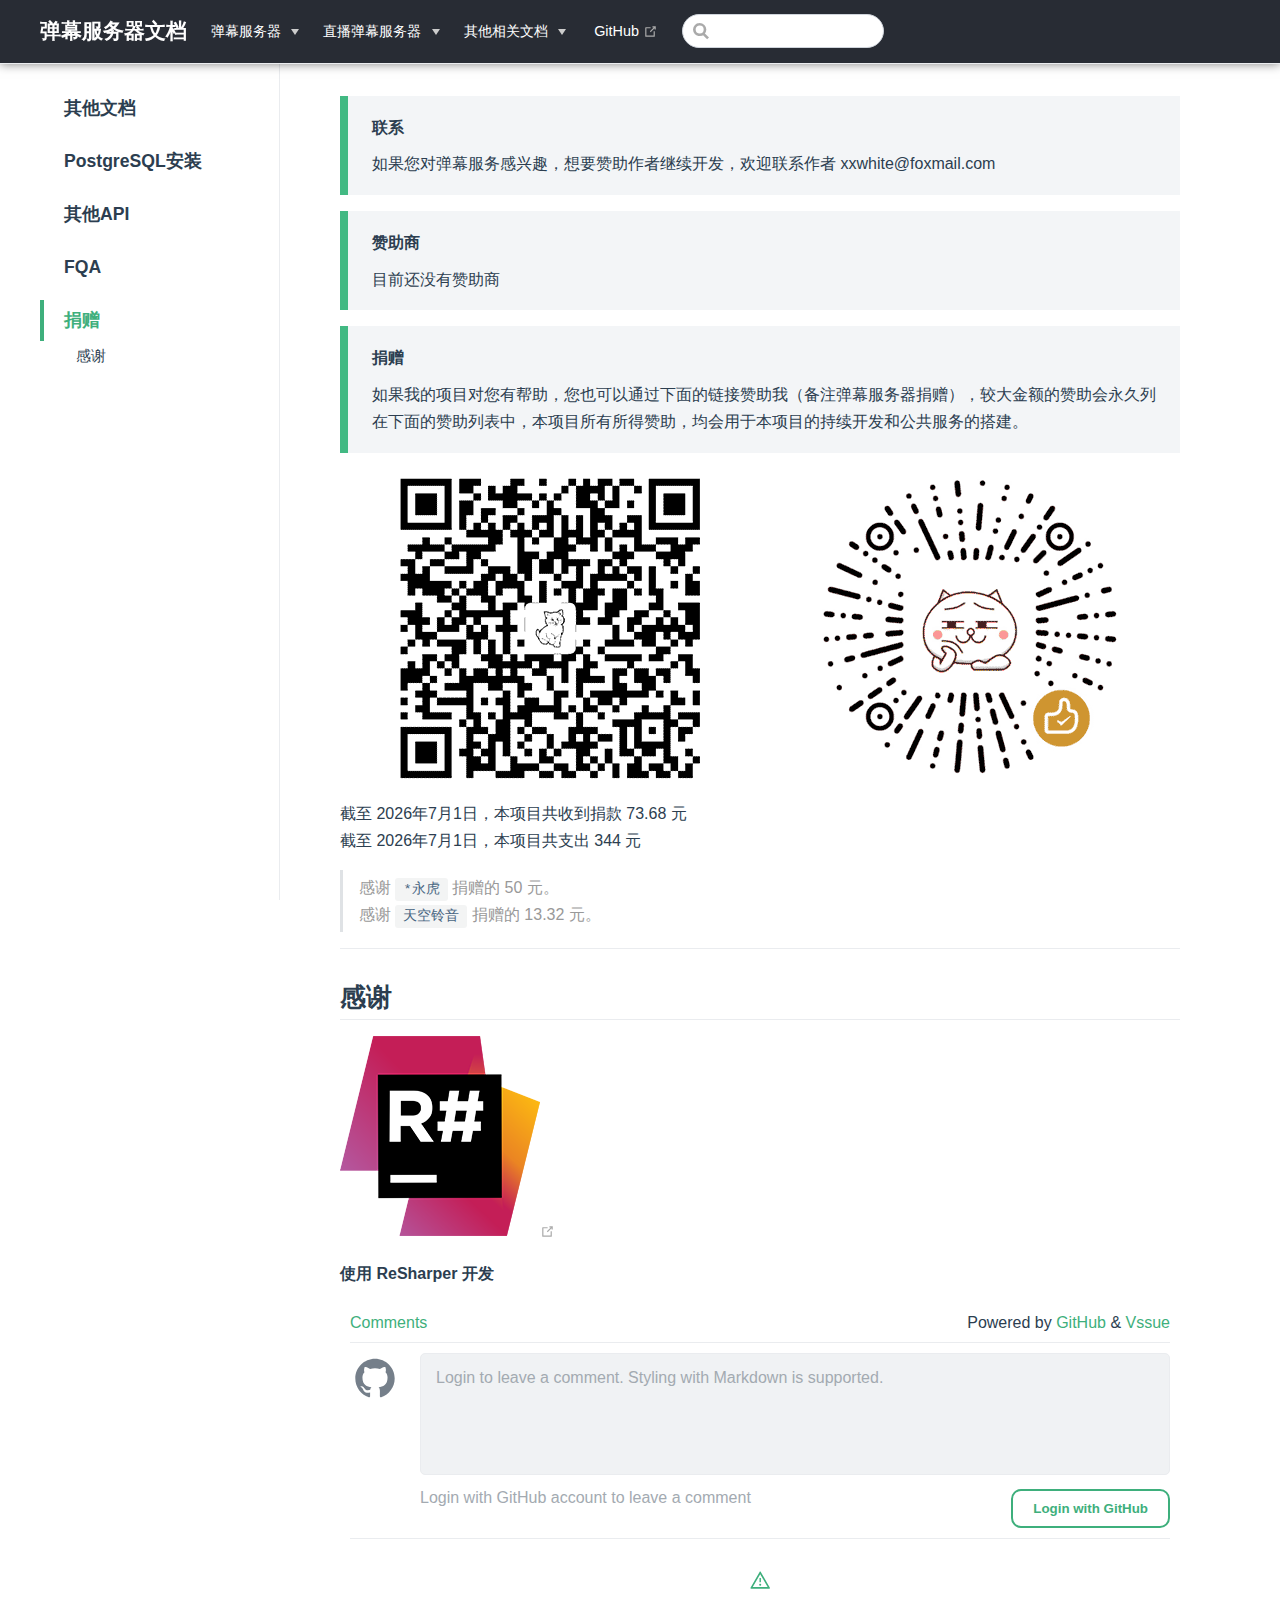
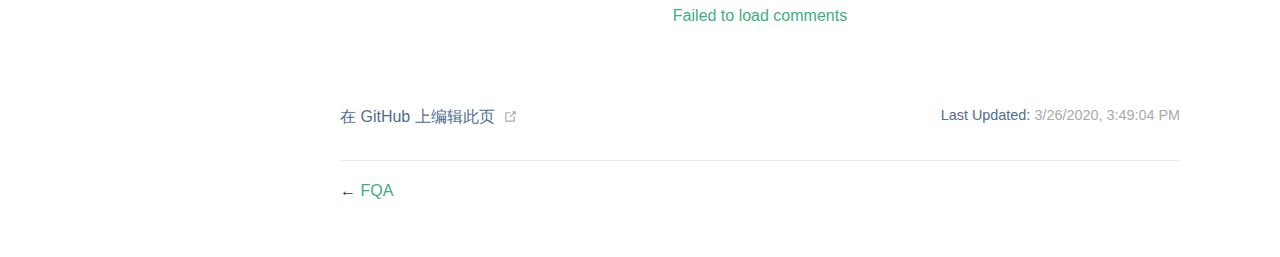
<file: other/sponsors.html>
<!DOCTYPE html>
<html lang="en-US">
  <head>
    <meta charset="utf-8">
    <meta name="viewport" content="width=device-width,initial-scale=1">
    <title>捐赠 | 弹幕服务器文档</title>
    <meta name="description" content="Danmu.Server 弹幕服务器文档">
    <meta name="generator" content="VuePress 1.3.1">
    <link rel="icon" href="/favicon.png">
    
    <link rel="preload" href="/assets/css/0.styles.9aaad053.css" as="style"><link rel="preload" href="/assets/js/app.044b6d44.js" as="script"><link rel="preload" href="/assets/js/3.a4555ad6.js" as="script"><link rel="preload" href="/assets/js/5.79865d3e.js" as="script"><link rel="prefetch" href="/assets/js/10.29b220e4.js"><link rel="prefetch" href="/assets/js/11.7ca59abe.js"><link rel="prefetch" href="/assets/js/12.73f42aed.js"><link rel="prefetch" href="/assets/js/13.ba0046e8.js"><link rel="prefetch" href="/assets/js/14.7a0109a0.js"><link rel="prefetch" href="/assets/js/15.c3f37ac7.js"><link rel="prefetch" href="/assets/js/16.ab5525b2.js"><link rel="prefetch" href="/assets/js/17.f99894ca.js"><link rel="prefetch" href="/assets/js/18.1f7d3e4f.js"><link rel="prefetch" href="/assets/js/19.3c8f49ad.js"><link rel="prefetch" href="/assets/js/20.335239d6.js"><link rel="prefetch" href="/assets/js/21.06995a8d.js"><link rel="prefetch" href="/assets/js/4.b73c36b1.js"><link rel="prefetch" href="/assets/js/6.e4e79ae0.js"><link rel="prefetch" href="/assets/js/7.9766105f.js"><link rel="prefetch" href="/assets/js/8.705f28dc.js"><link rel="prefetch" href="/assets/js/9.791594b1.js"><link rel="prefetch" href="/assets/js/vendors~dplayer.c60a2c69.js">
    <link rel="stylesheet" href="/assets/css/0.styles.9aaad053.css">
  </head>
  <body>
    <div id="app" data-server-rendered="true"><div class="theme-container"><header class="navbar"><div class="inner"><div class="sidebar-button"><svg xmlns="http://www.w3.org/2000/svg" aria-hidden="true" role="img" viewBox="0 0 448 512" class="icon"><path fill="currentColor" d="M436 124H12c-6.627 0-12-5.373-12-12V80c0-6.627 5.373-12 12-12h424c6.627 0 12 5.373 12 12v32c0 6.627-5.373 12-12 12zm0 160H12c-6.627 0-12-5.373-12-12v-32c0-6.627 5.373-12 12-12h424c6.627 0 12 5.373 12 12v32c0 6.627-5.373 12-12 12zm0 160H12c-6.627 0-12-5.373-12-12v-32c0-6.627 5.373-12 12-12h424c6.627 0 12 5.373 12 12v32c0 6.627-5.373 12-12 12z"></path></svg></div> <a href="/" class="home-link router-link-active"><!----> <span class="site-name">弹幕服务器文档</span></a> <div class="links"><nav class="nav-links can-hide"><div class="nav-item"><div class="dropdown-wrapper"><a class="dropdown-title"><span class="title">弹幕服务器</span> <span class="arrow right"></span></a> <ul class="nav-dropdown" style="display:none;"><li class="dropdown-item"><!----> <a href="/danmu/" class="nav-link">简介</a></li><li class="dropdown-item"><!----> <a href="/danmu/make.html" class="nav-link">编译</a></li><li class="dropdown-item"><!----> <a href="/danmu/install.html" class="nav-link">安装</a></li><li class="dropdown-item"><!----> <a href="/danmu/admin.html" class="nav-link">管理</a></li><li class="dropdown-item"><!----> <a href="/danmu/api.html" class="nav-link">API</a></li></ul></div></div><div class="nav-item"><div class="dropdown-wrapper"><a class="dropdown-title"><span class="title">直播弹幕服务器</span> <span class="arrow right"></span></a> <ul class="nav-dropdown" style="display:none;"><li class="dropdown-item"><!----> <a href="/live/" class="nav-link">简介</a></li><li class="dropdown-item"><!----> <a href="/live/install.html" class="nav-link">安装</a></li><li class="dropdown-item"><!----> <a href="/live/api.html" class="nav-link">API</a></li></ul></div></div><div class="nav-item"><div class="dropdown-wrapper"><a class="dropdown-title"><span class="title">其他相关文档</span> <span class="arrow right"></span></a> <ul class="nav-dropdown" style="display:none;"><li class="dropdown-item"><!----> <a href="/other/" class="nav-link router-link-active">其他文档</a></li><li class="dropdown-item"><!----> <a href="/other/pgsql.html" class="nav-link">PostgreSQL安装</a></li><li class="dropdown-item"><!----> <a href="/other/otherapi.html" class="nav-link">其他API</a></li><li class="dropdown-item"><!----> <a href="/other/fqa.html" class="nav-link">FQA</a></li><li class="dropdown-item"><!----> <a href="/other/sponsors.html" class="nav-link router-link-exact-active router-link-active">感谢</a></li></ul></div></div> <a href="https://github.com/MonoLogueChi/Danmu.Server" target="_blank" rel="noopener noreferrer" class="repo-link">
    GitHub
    <svg xmlns="http://www.w3.org/2000/svg" aria-hidden="true" x="0px" y="0px" viewBox="0 0 100 100" width="15" height="15" class="icon outbound"><path fill="currentColor" d="M18.8,85.1h56l0,0c2.2,0,4-1.8,4-4v-32h-8v28h-48v-48h28v-8h-32l0,0c-2.2,0-4,1.8-4,4v56C14.8,83.3,16.6,85.1,18.8,85.1z"></path> <polygon fill="currentColor" points="45.7,48.7 51.3,54.3 77.2,28.5 77.2,37.2 85.2,37.2 85.2,14.9 62.8,14.9 62.8,22.9 71.5,22.9"></polygon></svg></a></nav> <div class="search-box"><input aria-label="Search" autocomplete="off" spellcheck="false" value=""> <!----></div></div></div></header> <div class="sidebar-mask"></div> <div class="docs-layout"><aside class="sidebar"><nav class="nav-links"><div class="nav-item"><div class="dropdown-wrapper"><a class="dropdown-title"><span class="title">弹幕服务器</span> <span class="arrow right"></span></a> <ul class="nav-dropdown" style="display:none;"><li class="dropdown-item"><!----> <a href="/danmu/" class="nav-link">简介</a></li><li class="dropdown-item"><!----> <a href="/danmu/make.html" class="nav-link">编译</a></li><li class="dropdown-item"><!----> <a href="/danmu/install.html" class="nav-link">安装</a></li><li class="dropdown-item"><!----> <a href="/danmu/admin.html" class="nav-link">管理</a></li><li class="dropdown-item"><!----> <a href="/danmu/api.html" class="nav-link">API</a></li></ul></div></div><div class="nav-item"><div class="dropdown-wrapper"><a class="dropdown-title"><span class="title">直播弹幕服务器</span> <span class="arrow right"></span></a> <ul class="nav-dropdown" style="display:none;"><li class="dropdown-item"><!----> <a href="/live/" class="nav-link">简介</a></li><li class="dropdown-item"><!----> <a href="/live/install.html" class="nav-link">安装</a></li><li class="dropdown-item"><!----> <a href="/live/api.html" class="nav-link">API</a></li></ul></div></div><div class="nav-item"><div class="dropdown-wrapper"><a class="dropdown-title"><span class="title">其他相关文档</span> <span class="arrow right"></span></a> <ul class="nav-dropdown" style="display:none;"><li class="dropdown-item"><!----> <a href="/other/" class="nav-link router-link-active">其他文档</a></li><li class="dropdown-item"><!----> <a href="/other/pgsql.html" class="nav-link">PostgreSQL安装</a></li><li class="dropdown-item"><!----> <a href="/other/otherapi.html" class="nav-link">其他API</a></li><li class="dropdown-item"><!----> <a href="/other/fqa.html" class="nav-link">FQA</a></li><li class="dropdown-item"><!----> <a href="/other/sponsors.html" class="nav-link router-link-exact-active router-link-active">感谢</a></li></ul></div></div> <a href="https://github.com/MonoLogueChi/Danmu.Server" target="_blank" rel="noopener noreferrer" class="repo-link">
    GitHub
    <svg xmlns="http://www.w3.org/2000/svg" aria-hidden="true" x="0px" y="0px" viewBox="0 0 100 100" width="15" height="15" class="icon outbound"><path fill="currentColor" d="M18.8,85.1h56l0,0c2.2,0,4-1.8,4-4v-32h-8v28h-48v-48h28v-8h-32l0,0c-2.2,0-4,1.8-4,4v56C14.8,83.3,16.6,85.1,18.8,85.1z"></path> <polygon fill="currentColor" points="45.7,48.7 51.3,54.3 77.2,28.5 77.2,37.2 85.2,37.2 85.2,14.9 62.8,14.9 62.8,22.9 71.5,22.9"></polygon></svg></a></nav>  <ul class="sidebar-links"><li><a href="/other/" class="sidebar-link">其他文档</a></li><li><a href="/other/pgsql.html" class="sidebar-link">PostgreSQL安装</a></li><li><a href="/other/otherapi.html" class="sidebar-link">其他API</a></li><li><a href="/other/fqa.html" class="sidebar-link">FQA</a></li><li><a href="/other/sponsors.html" class="active sidebar-link">捐赠</a><ul class="sidebar-sub-headers"><li class="sidebar-sub-header"><a href="/other/sponsors.html#感谢" class="sidebar-link">感谢</a></li></ul></li></ul> </aside> <main class="page"> <div class="theme-default-content content__default"><div class="custom-block tip"><p class="custom-block-title">联系</p> <p>如果您对弹幕服务感兴趣，想要赞助作者继续开发，欢迎联系作者 xxwhite@foxmail.com</p></div> <div class="custom-block tip"><p class="custom-block-title">赞助商</p> <p>目前还没有赞助商</p></div> <div class="custom-block tip"><p class="custom-block-title">捐赠</p> <p>如果我的项目对您有帮助，您也可以通过下面的链接赞助我（备注弹幕服务器捐赠），较大金额的赞助会永久列在下面的赞助列表中，本项目所有所得赞助，均会用于本项目的持续开发和公共服务的搭建。</p></div> <center style="display:flex;justify-content:space-around;"><img src="[data-uri]"> <img src="[data-uri]"></center> <p>截至 2020年3月1日，本项目共收到捐款 73.68 元<br>
截至 2020年3月1日，本项目共支出 344 元</p> <blockquote><p>感谢  <code>*永虎</code>  捐赠的 50 元。<br>
感谢  <code>天空铃音</code>  捐赠的 13.32 元。</p></blockquote> <hr> <h2 id="感谢"><a href="#感谢" class="header-anchor">#</a> 感谢</h2> <p><a href="https://www.jetbrains.com/resharper/" target="_blank" rel="noopener noreferrer"><img src="/assets/img/ReSharper.92f9cece.png" alt="" width="200" height="200"><svg xmlns="http://www.w3.org/2000/svg" aria-hidden="true" x="0px" y="0px" viewBox="0 0 100 100" width="15" height="15" class="icon outbound"><path fill="currentColor" d="M18.8,85.1h56l0,0c2.2,0,4-1.8,4-4v-32h-8v28h-48v-48h28v-8h-32l0,0c-2.2,0-4,1.8-4,4v56C14.8,83.3,16.6,85.1,18.8,85.1z"></path> <polygon fill="currentColor" points="45.7,48.7 51.3,54.3 77.2,28.5 77.2,37.2 85.2,37.2 85.2,14.9 62.8,14.9 62.8,22.9 71.5,22.9"></polygon></svg></a></p> <p><strong>使用 ReSharper 开发</strong></p> <!----></div> <footer class="page-edit"><div class="edit-link"><a href="https://github.com/MonoLogueChi/Danmu.Server/edit/doc-source/docs/other/sponsors.md" target="_blank" rel="noopener noreferrer">在 GitHub 上编辑此页</a> <svg xmlns="http://www.w3.org/2000/svg" aria-hidden="true" x="0px" y="0px" viewBox="0 0 100 100" width="15" height="15" class="icon outbound"><path fill="currentColor" d="M18.8,85.1h56l0,0c2.2,0,4-1.8,4-4v-32h-8v28h-48v-48h28v-8h-32l0,0c-2.2,0-4,1.8-4,4v56C14.8,83.3,16.6,85.1,18.8,85.1z"></path> <polygon fill="currentColor" points="45.7,48.7 51.3,54.3 77.2,28.5 77.2,37.2 85.2,37.2 85.2,14.9 62.8,14.9 62.8,22.9 71.5,22.9"></polygon></svg></div> <div class="last-updated"><span class="prefix">Last Updated: </span> <span class="time">3/26/2020, 3:49:04 PM</span></div></footer> <div class="page-nav"><p class="inner"><span class="prev">
        ←
        <a href="/other/fqa.html" class="prev">
          FQA
        </a></span> <!----></p></div> </main></div></div><div class="global-ui"><!----></div></div>
    <script src="/assets/js/app.044b6d44.js" defer></script><script src="/assets/js/3.a4555ad6.js" defer></script><script src="/assets/js/5.79865d3e.js" defer></script>
  </body>
</html>
</file>
<file: assets/css/0.styles.9aaad053.css>
.medium-zoom-overlay{z-index:100}.medium-zoom-overlay~img{z-index:101}.go-to-top[data-v-5fd4ef0c]{cursor:pointer;position:fixed;bottom:2rem;right:2.5rem;width:2rem;color:#3eaf7c;z-index:1}.go-to-top[data-v-5fd4ef0c]:hover{color:#72cda4}@media (max-width:959px){.go-to-top[data-v-5fd4ef0c]{display:none}}.fade-enter-active[data-v-5fd4ef0c],.fade-leave-active[data-v-5fd4ef0c]{transition:opacity .3s}.fade-enter[data-v-5fd4ef0c],.fade-leave-to[data-v-5fd4ef0c]{opacity:0}#nprogress{pointer-events:none}#nprogress .bar{background:#3eaf7c;position:fixed;z-index:1031;top:0;left:0;width:100%;height:2px}#nprogress .peg{display:block;position:absolute;right:0;width:100px;height:100%;box-shadow:0 0 10px #3eaf7c,0 0 5px #3eaf7c;opacity:1;transform:rotate(3deg) translateY(-4px)}#nprogress .spinner{display:block;position:fixed;z-index:1031;top:15px;right:15px}#nprogress .spinner-icon{width:18px;height:18px;box-sizing:border-box;border-color:#3eaf7c transparent transparent #3eaf7c;border-style:solid;border-width:2px;border-radius:50%;-webkit-animation:nprogress-spinner .4s linear infinite;animation:nprogress-spinner .4s linear infinite}.nprogress-custom-parent{overflow:hidden;position:relative}.nprogress-custom-parent #nprogress .bar,.nprogress-custom-parent #nprogress .spinner{position:absolute}@-webkit-keyframes nprogress-spinner{0%{transform:rotate(0deg)}to{transform:rotate(1turn)}}@keyframes nprogress-spinner{0%{transform:rotate(0deg)}to{transform:rotate(1turn)}}@font-face{font-family:octicons-link;src:url([data-uri]) format("woff")}.markdown-body .octicon{display:inline-block;fill:currentColor;vertical-align:text-bottom}.markdown-body .anchor{float:left;line-height:1;margin-left:-20px;padding-right:4px}.markdown-body .anchor:focus{outline:none}.markdown-body h1 .octicon-link,.markdown-body h2 .octicon-link,.markdown-body h3 .octicon-link,.markdown-body h4 .octicon-link,.markdown-body h5 .octicon-link,.markdown-body h6 .octicon-link{color:#1b1f23;vertical-align:middle;visibility:hidden}.markdown-body h1:hover .anchor,.markdown-body h2:hover .anchor,.markdown-body h3:hover .anchor,.markdown-body h4:hover .anchor,.markdown-body h5:hover .anchor,.markdown-body h6:hover .anchor{text-decoration:none}.markdown-body h1:hover .anchor .octicon-link,.markdown-body h2:hover .anchor .octicon-link,.markdown-body h3:hover .anchor .octicon-link,.markdown-body h4:hover .anchor .octicon-link,.markdown-body h5:hover .anchor .octicon-link,.markdown-body h6:hover .anchor .octicon-link{visibility:visible}.markdown-body{-ms-text-size-adjust:100%;-webkit-text-size-adjust:100%;color:#24292e;font-family:-apple-system,BlinkMacSystemFont,Segoe UI,Helvetica,Arial,sans-serif,Apple Color Emoji,Segoe UI Emoji,Segoe UI Symbol;font-size:16px;line-height:1.5;word-wrap:break-word}.markdown-body .pl-c{color:#6a737d}.markdown-body .pl-c1,.markdown-body .pl-s .pl-v{color:#005cc5}.markdown-body .pl-e,.markdown-body .pl-en{color:#6f42c1}.markdown-body .pl-s .pl-s1,.markdown-body .pl-smi{color:#24292e}.markdown-body .pl-ent{color:#22863a}.markdown-body .pl-k{color:#d73a49}.markdown-body .pl-pds,.markdown-body .pl-s,.markdown-body .pl-s .pl-pse .pl-s1,.markdown-body .pl-sr,.markdown-body .pl-sr .pl-cce,.markdown-body .pl-sr .pl-sra,.markdown-body .pl-sr .pl-sre{color:#032f62}.markdown-body .pl-smw,.markdown-body .pl-v{color:#e36209}.markdown-body .pl-bu{color:#b31d28}.markdown-body .pl-ii{background-color:#b31d28;color:#fafbfc}.markdown-body .pl-c2{background-color:#d73a49;color:#fafbfc}.markdown-body .pl-c2:before{content:"^M"}.markdown-body .pl-sr .pl-cce{color:#22863a;font-weight:700}.markdown-body .pl-ml{color:#735c0f}.markdown-body .pl-mh,.markdown-body .pl-mh .pl-en,.markdown-body .pl-ms{color:#005cc5;font-weight:700}.markdown-body .pl-mi{color:#24292e;font-style:italic}.markdown-body .pl-mb{color:#24292e;font-weight:700}.markdown-body .pl-md{background-color:#ffeef0;color:#b31d28}.markdown-body .pl-mi1{background-color:#f0fff4;color:#22863a}.markdown-body .pl-mc{background-color:#ffebda;color:#e36209}.markdown-body .pl-mi2{background-color:#005cc5;color:#f6f8fa}.markdown-body .pl-mdr{color:#6f42c1;font-weight:700}.markdown-body .pl-ba{color:#586069}.markdown-body .pl-sg{color:#959da5}.markdown-body .pl-corl{color:#032f62;text-decoration:underline}.markdown-body details{display:block}.markdown-body summary{display:list-item}.markdown-body a{background-color:transparent}.markdown-body a:active,.markdown-body a:hover{outline-width:0}.markdown-body strong{font-weight:inherit;font-weight:bolder}.markdown-body h1{margin:.67em 0}.markdown-body img{border-style:none}.markdown-body code,.markdown-body kbd,.markdown-body pre{font-family:monospace,monospace;font-size:1em}.markdown-body hr{box-sizing:content-box;overflow:visible}.markdown-body input{font:inherit;margin:0;overflow:visible}.markdown-body [type=checkbox]{box-sizing:border-box;padding:0}.markdown-body *{box-sizing:border-box}.markdown-body input{font-family:inherit;font-size:inherit;line-height:inherit}.markdown-body a{color:#0366d6;text-decoration:none}.markdown-body a:hover{text-decoration:underline}.markdown-body strong{font-weight:600}.markdown-body hr{background:transparent;border-bottom:1px solid #dfe2e5;height:0;margin:15px 0;overflow:hidden}.markdown-body hr:after,.markdown-body hr:before{content:"";display:table}.markdown-body hr:after{clear:both}.markdown-body table{border-collapse:collapse;border-spacing:0}.markdown-body td,.markdown-body th{padding:0}.markdown-body details summary{cursor:pointer}.markdown-body h1,.markdown-body h2,.markdown-body h3,.markdown-body h4,.markdown-body h5,.markdown-body h6{margin-bottom:0;margin-top:0}.markdown-body h1{font-size:32px}.markdown-body h1,.markdown-body h2{font-weight:600}.markdown-body h2{font-size:24px}.markdown-body h3{font-size:20px}.markdown-body h3,.markdown-body h4{font-weight:600}.markdown-body h4{font-size:16px}.markdown-body h5{font-size:14px}.markdown-body h5,.markdown-body h6{font-weight:600}.markdown-body h6{font-size:12px}.markdown-body p{margin-bottom:10px;margin-top:0}.markdown-body blockquote{margin:0}.markdown-body ol,.markdown-body ul{margin-bottom:0;margin-top:0;padding-left:0}.markdown-body ol ol,.markdown-body ul ol{list-style-type:lower-roman}.markdown-body ol ol ol,.markdown-body ol ul ol,.markdown-body ul ol ol,.markdown-body ul ul ol{list-style-type:lower-alpha}.markdown-body dd{margin-left:0}.markdown-body code,.markdown-body pre{font-family:SFMono-Regular,Consolas,Liberation Mono,Menlo,Courier,monospace;font-size:12px}.markdown-body pre{margin-bottom:0;margin-top:0}.markdown-body input::-webkit-inner-spin-button,.markdown-body input::-webkit-outer-spin-button{-webkit-appearance:none;appearance:none;margin:0}.markdown-body .border{border:1px solid #e1e4e8!important}.markdown-body .border-0{border:0!important}.markdown-body .border-bottom{border-bottom:1px solid #e1e4e8!important}.markdown-body .rounded-1{border-radius:3px!important}.markdown-body .bg-white{background-color:#fff!important}.markdown-body .bg-gray-light{background-color:#fafbfc!important}.markdown-body .text-gray-light{color:#6a737d!important}.markdown-body .mb-0{margin-bottom:0!important}.markdown-body .my-2{margin-bottom:8px!important;margin-top:8px!important}.markdown-body .py-0{padding-bottom:0!important;padding-top:0!important}.markdown-body .py-2{padding-bottom:8px!important;padding-top:8px!important}.markdown-body .pl-3,.markdown-body .px-3{padding-left:16px!important}.markdown-body .px-3{padding-right:16px!important}.markdown-body .f6{font-size:12px!important}.markdown-body .lh-condensed{line-height:1.25!important}.markdown-body .text-bold{font-weight:600!important}.markdown-body:after,.markdown-body:before{content:"";display:table}.markdown-body:after{clear:both}.markdown-body>:first-child{margin-top:0!important}.markdown-body>:last-child{margin-bottom:0!important}.markdown-body a:not([href]){color:inherit;text-decoration:none}.markdown-body blockquote,.markdown-body dl,.markdown-body ol,.markdown-body p,.markdown-body pre,.markdown-body table,.markdown-body ul{margin-bottom:16px;margin-top:0}.markdown-body hr{background-color:#e1e4e8;border:0;height:.25em;margin:24px 0;padding:0}.markdown-body blockquote{border-left:.25em solid #dfe2e5;color:#6a737d;padding:0 1em}.markdown-body blockquote>:first-child{margin-top:0}.markdown-body blockquote>:last-child{margin-bottom:0}.markdown-body kbd{border:1px solid #c6cbd1;border-bottom-color:#959da5;box-shadow:inset 0 -1px 0 #959da5;font-size:11px}.markdown-body h1,.markdown-body h2,.markdown-body h3,.markdown-body h4,.markdown-body h5,.markdown-body h6{font-weight:600;line-height:1.25;margin-bottom:16px;margin-top:24px}.markdown-body h1{font-size:2em}.markdown-body h1,.markdown-body h2{border-bottom:1px solid #eaecef;padding-bottom:.3em}.markdown-body h2{font-size:1.5em}.markdown-body h3{font-size:1.25em}.markdown-body h4{font-size:1em}.markdown-body h5{font-size:.875em}.markdown-body h6{color:#6a737d;font-size:.85em}.markdown-body ol,.markdown-body ul{padding-left:2em}.markdown-body ol ol,.markdown-body ol ul,.markdown-body ul ol,.markdown-body ul ul{margin-bottom:0;margin-top:0}.markdown-body li{word-wrap:break-all}.markdown-body li>p{margin-top:16px}.markdown-body li+li{margin-top:.25em}.markdown-body dl{padding:0}.markdown-body dl dt{font-size:1em;font-style:italic;font-weight:600;margin-top:16px;padding:0}.markdown-body dl dd{margin-bottom:16px;padding:0 16px}.markdown-body table{display:block;overflow:auto;width:100%}.markdown-body table th{font-weight:600}.markdown-body table td,.markdown-body table th{border:1px solid #dfe2e5;padding:6px 13px}.markdown-body table tr{background-color:#fff;border-top:1px solid #c6cbd1}.markdown-body table tr:nth-child(2n){background-color:#f6f8fa}.markdown-body img{background-color:#fff;box-sizing:content-box;max-width:100%}.markdown-body img[align=right]{padding-left:20px}.markdown-body img[align=left]{padding-right:20px}.markdown-body code{background-color:rgba(27,31,35,.05);border-radius:3px;font-size:85%;margin:0;padding:.2em .4em}.markdown-body pre{word-wrap:normal}.markdown-body pre>code{background:transparent;border:0;font-size:100%;margin:0;padding:0;white-space:pre;word-break:normal}.markdown-body .highlight{margin-bottom:16px}.markdown-body .highlight pre{margin-bottom:0;word-break:normal}.markdown-body .highlight pre,.markdown-body pre{background-color:#f6f8fa;border-radius:3px;font-size:85%;line-height:1.45;overflow:auto;padding:16px}.markdown-body pre code{background-color:transparent;border:0;display:inline;line-height:inherit;margin:0;max-width:auto;overflow:visible;padding:0;word-wrap:normal}.markdown-body .commit-tease-sha{color:#444d56;display:inline-block;font-family:SFMono-Regular,Consolas,Liberation Mono,Menlo,Courier,monospace;font-size:90%}.markdown-body .blob-wrapper{border-bottom-left-radius:3px;border-bottom-right-radius:3px;overflow-x:auto;overflow-y:hidden}.markdown-body .blob-wrapper-embedded{max-height:240px;overflow-y:auto}.markdown-body .blob-num{-moz-user-select:none;-ms-user-select:none;-webkit-user-select:none;color:rgba(27,31,35,.3);cursor:pointer;font-family:SFMono-Regular,Consolas,Liberation Mono,Menlo,Courier,monospace;font-size:12px;line-height:20px;min-width:50px;padding-left:10px;padding-right:10px;text-align:right;user-select:none;vertical-align:top;white-space:nowrap;width:1%}.markdown-body .blob-num:hover{color:rgba(27,31,35,.6)}.markdown-body .blob-num:before{content:attr(data-line-number)}.markdown-body .blob-code{line-height:20px;padding-left:10px;padding-right:10px;position:relative;vertical-align:top}.markdown-body .blob-code-inner{color:#24292e;font-family:SFMono-Regular,Consolas,Liberation Mono,Menlo,Courier,monospace;font-size:12px;overflow:visible;white-space:pre;word-wrap:normal}.markdown-body .pl-token.active,.markdown-body .pl-token:hover{background:#ffea7f;cursor:pointer}.markdown-body kbd{background-color:#fafbfc;border:1px solid #d1d5da;border-bottom-color:#c6cbd1;border-radius:3px;box-shadow:inset 0 -1px 0 #c6cbd1;color:#444d56;display:inline-block;font:11px SFMono-Regular,Consolas,Liberation Mono,Menlo,Courier,monospace;line-height:10px;padding:3px 5px;vertical-align:middle}.markdown-body :checked+.radio-label{border-color:#0366d6;position:relative;z-index:1}.markdown-body .tab-size[data-tab-size="1"]{-moz-tab-size:1;-o-tab-size:1;tab-size:1}.markdown-body .tab-size[data-tab-size="2"]{-moz-tab-size:2;-o-tab-size:2;tab-size:2}.markdown-body .tab-size[data-tab-size="3"]{-moz-tab-size:3;-o-tab-size:3;tab-size:3}.markdown-body .tab-size[data-tab-size="4"]{-moz-tab-size:4;-o-tab-size:4;tab-size:4}.markdown-body .tab-size[data-tab-size="5"]{-moz-tab-size:5;-o-tab-size:5;tab-size:5}.markdown-body .tab-size[data-tab-size="6"]{-moz-tab-size:6;-o-tab-size:6;tab-size:6}.markdown-body .tab-size[data-tab-size="7"]{-moz-tab-size:7;-o-tab-size:7;tab-size:7}.markdown-body .tab-size[data-tab-size="8"]{-moz-tab-size:8;-o-tab-size:8;tab-size:8}.markdown-body .tab-size[data-tab-size="9"]{-moz-tab-size:9;-o-tab-size:9;tab-size:9}.markdown-body .tab-size[data-tab-size="10"]{-moz-tab-size:10;-o-tab-size:10;tab-size:10}.markdown-body .tab-size[data-tab-size="11"]{-moz-tab-size:11;-o-tab-size:11;tab-size:11}.markdown-body .tab-size[data-tab-size="12"]{-moz-tab-size:12;-o-tab-size:12;tab-size:12}.markdown-body .task-list-item{list-style-type:none}.markdown-body .task-list-item+.task-list-item{margin-top:3px}.markdown-body .task-list-item input{margin:0 .2em .25em -1.6em;vertical-align:middle}.markdown-body hr{border-bottom-color:#eee}.markdown-body .pl-0{padding-left:0!important}.markdown-body .pl-1{padding-left:4px!important}.markdown-body .pl-2{padding-left:8px!important}.markdown-body .pl-3{padding-left:16px!important}.markdown-body .pl-4{padding-left:24px!important}.markdown-body .pl-5{padding-left:32px!important}.markdown-body .pl-6{padding-left:40px!important}.markdown-body .pl-7{padding-left:48px!important}.markdown-body .pl-8{padding-left:64px!important}.markdown-body .pl-9{padding-left:80px!important}.markdown-body .pl-10{padding-left:96px!important}.markdown-body .pl-11{padding-left:112px!important}.markdown-body .pl-12{padding-left:128px!important}.clearfix:after,.vssue .vssue-new-comment .vssue-new-comment-footer:after{display:block;clear:both;content:""}.vssue{width:100%;color:#2c3e50;font-size:16px;font-family:-apple-system,BlinkMacSystemFont,Segoe UI,Helvetica,Arial,sans-serif,Apple Color Emoji,Segoe UI Emoji,Segoe UI Symbol;padding:10px}.vssue .vssue-button{outline:none;cursor:pointer;padding:10px 20px;font-size:1.05;font-weight:700;color:#3eaf7c;background-color:transparent;border:2px solid #3eaf7c;border-radius:10px}.vssue .vssue-button:disabled{cursor:not-allowed;color:#eaecef;border-color:#eaecef}.vssue .vssue-button:disabled .vssue-icon{fill:#eaecef}.vssue .vssue-button:not(:disabled).vssue-button-default{color:#a3aab1;border-color:#a3aab1}.vssue .vssue-button:not(:disabled).vssue-button-primary{color:#3eaf7c;border-color:#3eaf7c}.vssue .vssue-icon{width:1em;height:1em;vertical-align:-.15em;fill:#3eaf7c;overflow:hidden}.vssue .vssue-icon-loading{-webkit-animation:vssue-keyframe-rotation 1s linear infinite;animation:vssue-keyframe-rotation 1s linear infinite}@-webkit-keyframes vssue-keyframe-rotation{0%{transform:rotate(0deg)}to{transform:rotate(1turn)}}@keyframes vssue-keyframe-rotation{0%{transform:rotate(0deg)}to{transform:rotate(1turn)}}.vssue .fade-appear-active,.vssue .fade-enter-active{transition:all .3s ease}.vssue .fade-leave-active{transition:all .3s cubic-bezier(1,.5,.8,1)}.vssue .fade-appear,.vssue .fade-enter,.vssue .fade-leave-to{opacity:0}.vssue .vssue-notice{position:relative;z-index:100;transform:translateY(-11px)}.vssue .vssue-notice .vssue-alert{position:absolute;z-index:101;cursor:pointer;top:0;padding:10px 20px;width:100%;color:#3eaf7c;border:2px solid #c3ead8;border-radius:5px;background-color:#f5fbf8}.vssue .vssue-notice .vssue-progress{position:absolute;top:0;left:0;height:2px;background-color:#3eaf7c}.vssue .vssue-status{text-align:center;padding-top:20px;padding-bottom:10px;color:#3eaf7c}.vssue .vssue-status .vssue-icon{font-size:1.4em}.vssue .vssue-status .vssue-status-info{margin-top:10px;margin-bottom:10px}.vssue .vssue-header{padding-bottom:10px;border-bottom:1px solid #eaecef;margin-bottom:10px;overflow:hidden}.vssue .vssue-header .vssue-header-powered-by{float:right}.vssue .vssue-new-comment{border-bottom:1px solid #eaecef;margin-top:10px;margin-bottom:10px}.vssue .vssue-new-comment .vssue-comment-avatar{float:left;width:50px;height:50px}.vssue .vssue-new-comment .vssue-comment-avatar img{width:50px;height:50px}.vssue .vssue-new-comment .vssue-comment-avatar .vssue-icon{cursor:pointer;padding:5px;font-size:50px;fill:#757f8a}.vssue .vssue-new-comment .vssue-new-comment-body{position:relative}@media screen and (max-width:719px){.vssue .vssue-new-comment .vssue-new-comment-body{margin-left:60px}}@media screen and (min-width:720px){.vssue .vssue-new-comment .vssue-new-comment-body{margin-left:70px}}.vssue .vssue-new-comment .vssue-new-comment-body .vssue-new-comment-loading{position:absolute;top:50%;left:50%;transform:translate(-50%,-50%)}.vssue .vssue-new-comment .vssue-new-comment-footer{margin-top:10px;margin-bottom:10px}.vssue .vssue-new-comment .vssue-new-comment-footer .vssue-current-user{color:#a3aab1}.vssue .vssue-new-comment .vssue-new-comment-footer .vssue-current-user .vssue-logout{cursor:pointer;text-decoration:underline;color:#a3aab1;font-weight:400}@media screen and (max-width:719px){.vssue .vssue-new-comment .vssue-new-comment-footer{text-align:center}.vssue .vssue-new-comment .vssue-new-comment-footer .vssue-new-comment-operations{margin-top:10px}}@media screen and (min-width:720px){.vssue .vssue-new-comment .vssue-new-comment-footer{margin-left:70px;text-align:right}.vssue .vssue-new-comment .vssue-new-comment-footer .vssue-current-user{float:left}}.vssue .vssue-new-comment .vssue-new-comment-input{resize:none;outline:none;width:100%;padding:15px;font-size:16px;font-family:-apple-system,BlinkMacSystemFont,Segoe UI,Helvetica,Arial,sans-serif,Apple Color Emoji,Segoe UI Emoji,Segoe UI Symbol;background-color:#f5fbf8;border:1px solid #eaecef;border-radius:5px}.vssue .vssue-new-comment .vssue-new-comment-input:disabled{cursor:not-allowed;background-color:#f0f2f4}.vssue .vssue-new-comment .vssue-new-comment-input:focus{background-color:#fff;border-color:#9adbbe;box-shadow:0 0 1px 1px #9adbbe}.vssue .vssue-new-comment .vssue-new-comment-input::-webkit-input-placeholder{color:#a3aab1}.vssue .vssue-new-comment .vssue-new-comment-input::-moz-placeholder{color:#a3aab1}.vssue .vssue-new-comment .vssue-new-comment-input:-ms-input-placeholder{color:#a3aab1}.vssue .vssue-new-comment .vssue-new-comment-input::-ms-input-placeholder{color:#a3aab1}.vssue .vssue-new-comment .vssue-new-comment-input::placeholder{color:#a3aab1}.vssue .vssue-comments .vssue-comment{margin:15px 0}.vssue .vssue-comments .vssue-comment.vssue-comment-edit-mode .vssue-comment-main{border-color:#9adbbe;box-shadow:0 0 1px 1px #9adbbe}.vssue .vssue-comments .vssue-comment.vssue-comment-disabled{pointer-events:none}.vssue .vssue-comments .vssue-comment.vssue-comment-disabled .vssue-comment-body{background-color:#f9f9fa}.vssue .vssue-comments .vssue-comment .vssue-comment-avatar{float:left;width:50px;height:50px}.vssue .vssue-comments .vssue-comment .vssue-comment-avatar img{width:50px;height:50px}@media screen and (max-width:719px){.vssue .vssue-comments .vssue-comment .vssue-comment-body{margin-left:60px}}@media screen and (min-width:720px){.vssue .vssue-comments .vssue-comment .vssue-comment-body{margin-left:70px}}.vssue .vssue-comments .vssue-comment .vssue-comment-header{padding:10px 15px;overflow:hidden;border-top-left-radius:5px;border-top-right-radius:5px;border:1px solid #eaecef;border-bottom:none}.vssue .vssue-comments .vssue-comment .vssue-comment-header .vssue-comment-created-at{float:right;cursor:default;color:#a3aab1}.vssue .vssue-comments .vssue-comment .vssue-comment-main{padding:15px;border:1px solid #eaecef}.vssue .vssue-comments .vssue-comment .vssue-comment-main .vssue-edit-comment-input{resize:none;outline:none;border:none;width:100%;background:transparent}.vssue .vssue-comments .vssue-comment .vssue-comment-footer{padding:10px 15px;overflow:hidden;border-bottom-left-radius:5px;border-bottom-right-radius:5px;border:1px solid #eaecef;border-top:none}.vssue .vssue-comments .vssue-comment .vssue-comment-footer .vssue-comment-hint{cursor:default;color:#a3aab1}.vssue .vssue-comments .vssue-comment .vssue-comment-footer .vssue-comment-reactions .vssue-comment-reaction{cursor:pointer;display:inline-block;margin-right:8px;color:#3eaf7c}.vssue .vssue-comments .vssue-comment .vssue-comment-footer .vssue-comment-operations{float:right;color:#3eaf7c}.vssue .vssue-comments .vssue-comment .vssue-comment-footer .vssue-comment-operations .vssue-comment-operation{cursor:pointer;margin-left:8px}.vssue .vssue-comments .vssue-comment .vssue-comment-footer .vssue-comment-operations .vssue-comment-operation.vssue-comment-operation-muted{color:#a3aab1}.vssue .vssue-comments .vssue-comment .vssue-comment-footer .vssue-comment-operations .vssue-comment-operation.vssue-comment-operation-muted .vssue-icon{fill:#a3aab1}.vssue .vssue-pagination{cursor:default;display:flex;padding:5px;color:#a3aab1}@media screen and (max-width:719px){.vssue .vssue-pagination{flex-direction:column;justify-content:center;text-align:center}}.vssue .vssue-pagination .vssue-pagination-loading,.vssue .vssue-pagination .vssue-pagination-page,.vssue .vssue-pagination .vssue-pagination-per-page{flex:1}@media screen and (max-width:719px){.vssue .vssue-pagination .vssue-pagination-page{margin-top:10px}}@media screen and (min-width:720px){.vssue .vssue-pagination .vssue-pagination-page{text-align:right}}.vssue .vssue-pagination .vssue-pagination-select{outline:none;-webkit-appearance:none;-moz-appearance:none;appearance:none;border:1px solid #9adbbe;padding-left:.2rem;padding-right:1rem;background-color:transparent;background-image:url("data:image/svg+xml;charset=utf8,%3Csvg class='icon' viewBox='0 0 1024 1024' xmlns='http://www.w3.org/2000/svg'%3E%3Cdefs%3E%3Cstyle/%3E%3C/defs%3E%3Cpath d='M676.395 432.896a21.333 21.333 0 0 0-30.166 0L511.061 568.021 377.728 434.645a21.333 21.333 0 0 0-30.165 30.166l148.394 148.48a21.419 21.419 0 0 0 30.208 0l150.23-150.187a21.333 21.333 0 0 0 0-30.208'/%3E%3C/svg%3E");background-repeat:no-repeat;background-position:100%}.vssue .vssue-pagination .vssue-pagination-select:disabled{cursor:not-allowed}.vssue .vssue-pagination .vssue-pagination-select:focus{background-color:#fff;box-shadow:0 0 .2px .2px #9adbbe}.vssue .vssue-pagination .vssue-pagination-link{display:inline-block;min-width:1em;text-align:center}.vssue .vssue-pagination .vssue-pagination-link.disabled{pointer-events:none}.vssue .vssue-pagination .vssue-pagination-link:not(.disabled){color:#3eaf7c;font-weight:500;cursor:pointer}.vssue,.vssue *{box-sizing:border-box}.vssue :not(.vssue-comment-content) a{cursor:pointer;font-weight:500;color:#3eaf7c;text-decoration:none}.vssue :not(.vssue-comment-content) hr{display:block;height:1px;border:0;border-top:1px solid #eaecef;margin:1.2rem 0;padding:0}.icon.outbound{color:#aaa;display:inline-block;vertical-align:middle;position:relative;top:-1px}.home{padding:3.6rem 2rem 0;max-width:960px;margin:0 auto;display:block}.home .hero{text-align:center}.home .hero img{max-width:100%;max-height:280px;display:block;margin:3rem auto 1.5rem}.home .hero h1{font-size:3rem}.home .hero .action,.home .hero .description,.home .hero h1{margin:1.8rem auto}.home .hero .description{max-width:35rem;font-size:1.6rem;line-height:1.3;color:#6a8bad}.home .hero .action-button{display:inline-block;font-size:1.2rem;color:#fff;background-color:#3eaf7c;padding:.8rem 1.6rem;border-radius:4px;transition:background-color .1s ease;box-sizing:border-box;border-bottom:1px solid #389d70}.home .hero .action-button:hover{background-color:#4abf8a}.home .features{border-top:1px solid #eaecef;padding:1.2rem 0;margin-top:2.5rem;display:flex;flex-wrap:wrap;align-items:flex-start;align-content:stretch;justify-content:space-between}.home .feature{flex-grow:1;flex-basis:30%;max-width:30%}.home .feature h2{font-size:1.4rem;font-weight:500;border-bottom:none;padding-bottom:0;color:#3a5169}.home .feature p{color:#4e6e8e}.home .footer{padding:2.5rem;border-top:1px solid #eaecef;text-align:center;color:#4e6e8e}@media (max-width:719px){.home .features{flex-direction:column}.home .feature{max-width:100%;padding:0 2.5rem}}@media (max-width:419px){.home{padding-left:1.5rem;padding-right:1.5rem}.home .hero img{max-height:210px;margin:2rem auto 1.2rem}.home .hero h1{font-size:2rem}.home .hero .action,.home .hero .description,.home .hero h1{margin:1.2rem auto}.home .hero .description{font-size:1.2rem}.home .hero .action-button{font-size:1rem;padding:.6rem 1.2rem}.home .feature h2{font-size:1.25rem}}.search-box{display:inline-block;position:relative;margin-right:1rem}.search-box input{cursor:text;width:10rem;height:2rem;color:#4e6e8e;display:inline-block;border:1px solid #cfd4db;border-radius:2rem;font-size:.9rem;line-height:2rem;padding:0 .5rem 0 2rem;outline:none;transition:all .2s ease;background:#fff url(/assets/img/search.83621669.svg) .6rem .5rem no-repeat;background-size:1rem}.search-box input:focus{cursor:auto;border-color:#3eaf7c}.search-box .suggestions{background:#fff;width:20rem;position:absolute;top:1.5rem;border:1px solid #cfd4db;border-radius:6px;padding:.4rem;list-style-type:none}.search-box .suggestions.align-right{right:0}.search-box .suggestion{line-height:1.4;padding:.4rem .6rem;border-radius:4px;cursor:pointer}.search-box .suggestion a{white-space:normal;color:#5d82a6}.search-box .suggestion a .page-title{font-weight:600}.search-box .suggestion a .header{font-size:.9em;margin-left:.25em}.search-box .suggestion.focused{background-color:#f3f4f5}.search-box .suggestion.focused a{color:#3eaf7c}@media (max-width:959px){.search-box input{cursor:pointer;width:0;border-color:transparent;position:relative}.search-box input:focus{cursor:text;left:0;width:10rem}}@media (-ms-high-contrast:none){.search-box input{height:2rem}}@media (max-width:959px) and (min-width:719px){.search-box .suggestions{left:0}}@media (max-width:719px){.search-box{margin-right:0}.search-box input{left:1rem}.search-box .suggestions{right:0}}@media (max-width:419px){.search-box .suggestions{width:calc(100vw - 4rem)}.search-box input:focus{width:8rem}}.sidebar-button{cursor:pointer;display:none;width:1.25rem;height:1.25rem;position:absolute;padding:.6rem;top:.8rem;left:1rem}.sidebar-button .icon{color:#fff;display:block;width:1.25rem;height:1.25rem}@media (max-width:719px){.sidebar-button{display:block}}.dropdown-enter,.dropdown-leave-to{height:0!important}.dropdown-wrapper{cursor:pointer}.dropdown-wrapper .dropdown-title{display:block}.dropdown-wrapper .dropdown-title:hover{border-color:transparent}.dropdown-wrapper .dropdown-title .arrow{vertical-align:middle;margin-top:-1px;margin-left:.4rem}.dropdown-wrapper .nav-dropdown .dropdown-item{color:inherit;line-height:1.7rem}.dropdown-wrapper .nav-dropdown .dropdown-item h4{margin:.45rem 0 0;border-top:1px solid #3d3d3d;padding:.45rem 1.5rem 0 1.25rem}.dropdown-wrapper .nav-dropdown .dropdown-item .dropdown-subitem-wrapper{padding:0;list-style:none}.dropdown-wrapper .nav-dropdown .dropdown-item .dropdown-subitem-wrapper .dropdown-subitem{font-size:.9em}.dropdown-wrapper .nav-dropdown .dropdown-item a{display:block;line-height:1.7rem;position:relative;border-bottom:none;font-weight:400;margin-bottom:0;padding:0 1.5rem 0 1.25rem}.dropdown-wrapper .nav-dropdown .dropdown-item a.router-link-active,.dropdown-wrapper .nav-dropdown .dropdown-item a:hover{color:#acacac}.dropdown-wrapper .nav-dropdown .dropdown-item a.router-link-active:after{content:"";width:0;height:0;border-left:5px solid #acacac;border-top:3px solid transparent;border-bottom:3px solid transparent;position:absolute;top:calc(50% - 2px);left:9px}.dropdown-wrapper .nav-dropdown .dropdown-item:first-child h4{margin-top:0;padding-top:0;border-top:0}@media (max-width:719px){.dropdown-wrapper.open .dropdown-title{margin-bottom:.5rem}.dropdown-wrapper .nav-dropdown{transition:height .1s ease-out;overflow:hidden}.dropdown-wrapper .nav-dropdown .dropdown-item h4{border-top:0;margin-top:0;padding-top:0}.dropdown-wrapper .nav-dropdown .dropdown-item>a,.dropdown-wrapper .nav-dropdown .dropdown-item h4{font-size:15px;line-height:2rem}.dropdown-wrapper .nav-dropdown .dropdown-item .dropdown-subitem{font-size:14px;padding-left:1rem}}@media (min-width:719px){.dropdown-wrapper{height:1.8rem}.dropdown-wrapper:hover .nav-dropdown{display:block!important}.dropdown-wrapper .dropdown-title .arrow{border-left:4px solid transparent;border-right:4px solid transparent;border-top:6px solid #ccc;border-bottom:0}.dropdown-wrapper .nav-dropdown{display:none;height:auto!important;box-sizing:border-box;max-height:calc(100vh - 2.7rem);overflow-y:auto;position:absolute;top:100%;right:0;background-color:#282c34;padding:.6rem 0;border:none;border-bottom:#ccc;text-align:left;border-radius:.25rem;white-space:nowrap;margin:0;box-shadow:0 0 10px rgba(0,0,0,.61)}}.nav-links{display:inline-block;margin-right:1.5rem}.nav-links a{line-height:1.4rem;color:inherit}.nav-links a.router-link-active,.nav-links a:hover{color:#acacac}.nav-links .nav-item{position:relative;display:inline-block;margin-left:1.5rem;line-height:2rem}.nav-links .nav-item:first-child{margin-left:0}.nav-links .repo-link{margin-left:1.5rem}@media (max-width:719px){.nav-links .nav-item,.nav-links .repo-link{margin-left:0}}@media (min-width:719px){.nav-links a.router-link-active,.nav-links a:hover{color:#acacac}.nav-item>a:not(.external).router-link-active,.nav-item>a:not(.external):hover{margin-bottom:-2px;border-bottom:2px solid #46bd87}}.navbar{padding:.7rem 1.5rem;line-height:2.5rem;background-color:#282c34;box-shadow:0 0 10px rgba(0,0,0,.5)}.navbar .inner{max-width:1200px;margin:0 auto}.navbar .home-link{display:block;float:left}.navbar a,.navbar img,.navbar span{display:inline-block}.navbar .logo{height:2.2rem;min-width:2.2rem;margin-right:.8rem;vertical-align:top}.navbar .site-name{font-size:1.3rem;font-weight:600;color:#fff;position:relative}.navbar .links{padding-left:1.5rem;box-sizing:border-box;background-color:#282c34;white-space:nowrap;font-size:.9rem;position:relative;display:flex;color:#fff}.navbar .links .search-box{flex:0 0 auto;vertical-align:top}@media (max-width:719px){.navbar{padding-left:4rem}.navbar .can-hide{display:none}.navbar .links{padding-top:.1rem;padding-left:1rem}}.page-edit,.page-nav{max-width:840px;margin:0 auto;padding:2rem 2.5rem}@media (max-width:959px){.page-edit,.page-nav{padding:2rem}}@media (max-width:419px){.page-edit,.page-nav{padding:1.5rem}}.page{padding-bottom:2rem;display:block}.page-edit{padding-top:1rem;padding-bottom:1rem;overflow:auto}.page-edit .edit-link{display:inline-block}.page-edit .edit-link a{color:#4e6e8e;margin-right:.25rem}.page-edit .last-updated{float:right;font-size:.9em}.page-edit .last-updated .prefix{font-weight:500;color:#4e6e8e}.page-edit .last-updated .time{font-weight:400;color:#aaa}.page-nav{padding-top:1rem;padding-bottom:0}.page-nav .inner{min-height:2rem;margin-top:0;border-top:1px solid #eaecef;padding-top:1rem;overflow:auto}.page-nav .next{float:right}@media (max-width:719px){.page-edit .edit-link{margin-bottom:.5rem}.page-edit .last-updated{font-size:.8em;float:none;text-align:left}}.sidebar-group .sidebar-group{padding-left:.5em}.sidebar-group:not(.collapsable) .sidebar-heading:not(.clickable){cursor:auto;color:inherit}.sidebar-group.is-sub-group{padding-left:0}.sidebar-group.is-sub-group>.sidebar-heading{font-size:.95em;line-height:1.4;font-weight:400;padding-left:2rem}.sidebar-group.is-sub-group>.sidebar-heading:not(.clickable){opacity:.5}.sidebar-group.is-sub-group>.sidebar-group-items{padding-left:1rem}.sidebar-group.is-sub-group>.sidebar-group-items>li>.sidebar-link{font-size:.95em;border-left:none}.sidebar-group.depth-2>.sidebar-heading{border-left:none}.sidebar-heading{color:#2c3e50;transition:color .15s ease;cursor:pointer;font-size:1.1em;font-weight:700;padding:.35rem 1.5rem .35rem 1.25rem;width:100%;box-sizing:border-box;margin:0;border-left:.25rem solid transparent}.sidebar-heading.open,.sidebar-heading:hover{color:inherit}.sidebar-heading .arrow{position:relative;top:-.12em;left:.5em}.sidebar-heading.clickable.active{font-weight:600;color:#3eaf7c;border-left-color:#3eaf7c}.sidebar-heading.clickable:hover{color:#3eaf7c}.sidebar-group-items{transition:height .1s ease-out;font-size:.95em;overflow:hidden}.sidebar .sidebar-sub-headers{padding-left:1rem;font-size:.95em}a.sidebar-link{font-size:1em;font-weight:400;display:inline-block;color:#2c3e50;border-left:.25rem solid transparent;padding:.35rem 1rem .35rem 1.25rem;line-height:1.4;width:100%;box-sizing:border-box}a.sidebar-link:hover{color:#3eaf7c}a.sidebar-link.active{font-weight:600;color:#3eaf7c;border-left-color:#3eaf7c}.sidebar-group a.sidebar-link{padding-left:2rem}.sidebar-sub-headers a.sidebar-link{padding-top:.25rem;padding-bottom:.25rem;border-left:none}.sidebar-sub-headers a.sidebar-link.active{font-weight:500}.sidebar ul{padding:0;margin:0;list-style-type:none}.sidebar a{display:inline-block}.sidebar .nav-links{display:none;border-bottom:1px solid #eaecef;padding:.5rem 0 .75rem}.sidebar .nav-links a{font-weight:600}.sidebar .nav-links .nav-item,.sidebar .nav-links .repo-link{display:block;line-height:1.25rem;font-size:1.1em;padding:.5rem 0 .5rem 1.5rem}.sidebar>.sidebar-links{padding:1.5rem 0}.sidebar>.sidebar-links>li>a.sidebar-link{font-size:1.1em;line-height:1.7;font-weight:700}.sidebar>.sidebar-links>li:not(:first-child){margin-top:.75rem}@media (max-width:719px){.sidebar .nav-links{display:block}.sidebar .nav-links .dropdown-wrapper .nav-dropdown .dropdown-item a.router-link-active:after{top:calc(1rem - 2px)}.sidebar>.sidebar-links{padding:1rem 0}}code[class*=language-],pre[class*=language-]{color:#ccc;background:none;font-family:Consolas,Monaco,Andale Mono,Ubuntu Mono,monospace;font-size:1em;text-align:left;white-space:pre;word-spacing:normal;word-break:normal;word-wrap:normal;line-height:1.5;-moz-tab-size:4;-o-tab-size:4;tab-size:4;-webkit-hyphens:none;-ms-hyphens:none;hyphens:none}pre[class*=language-]{padding:1em;margin:.5em 0;overflow:auto}:not(pre)>code[class*=language-],pre[class*=language-]{background:#2d2d2d}:not(pre)>code[class*=language-]{padding:.1em;border-radius:.3em;white-space:normal}.token.block-comment,.token.cdata,.token.comment,.token.doctype,.token.prolog{color:#999}.token.punctuation{color:#ccc}.token.attr-name,.token.deleted,.token.namespace,.token.tag{color:#e2777a}.token.function-name{color:#6196cc}.token.boolean,.token.function,.token.number{color:#f08d49}.token.class-name,.token.constant,.token.property,.token.symbol{color:#f8c555}.token.atrule,.token.builtin,.token.important,.token.keyword,.token.selector{color:#cc99cd}.token.attr-value,.token.char,.token.regex,.token.string,.token.variable{color:#7ec699}.token.entity,.token.operator,.token.url{color:#67cdcc}.token.bold,.token.important{font-weight:700}.token.italic{font-style:italic}.token.entity{cursor:help}.token.inserted{color:green}.docs-layout{max-width:1200px;margin:0 auto}.theme-default-content code{color:#476582;padding:.25rem .5rem;margin:0;font-size:.85em;background-color:rgba(27,31,35,.05);border-radius:3px}.theme-default-content code .token.deleted{color:#ec5975}.theme-default-content code .token.inserted{color:#3eaf7c}.theme-default-content pre,.theme-default-content pre[class*=language-]{line-height:1.4;padding:1.25rem 1.5rem;margin:.85rem 0;background-color:#1a241e;border-radius:6px;overflow:auto}.theme-default-content pre[class*=language-] code,.theme-default-content pre code{color:#fff;padding:0;background-color:transparent;border-radius:0}div[class*=language-]{position:relative;background-color:#1a241e;border-radius:6px}div[class*=language-] .highlight-lines{-webkit-user-select:none;-ms-user-select:none;user-select:none;padding-top:1.3rem;position:absolute;top:0;left:0;width:100%;line-height:1.4}div[class*=language-] .highlight-lines .highlighted{background-color:rgba(0,0,0,.66)}div[class*=language-] pre,div[class*=language-] pre[class*=language-]{background:transparent;position:relative;z-index:1}div[class*=language-]:before{position:absolute;z-index:3;top:.8em;right:1em;font-size:.75rem;color:hsla(0,0%,100%,.4)}div[class*=language-]:not(.line-numbers-mode) .line-numbers-wrapper{display:none}div[class*=language-].line-numbers-mode .highlight-lines .highlighted{position:relative}div[class*=language-].line-numbers-mode .highlight-lines .highlighted:before{content:" ";position:absolute;z-index:3;left:0;top:0;display:block;width:3.5rem;height:100%;background-color:rgba(0,0,0,.66)}div[class*=language-].line-numbers-mode pre{padding-left:4.5rem;vertical-align:middle}div[class*=language-].line-numbers-mode .line-numbers-wrapper{position:absolute;top:0;width:3.5rem;text-align:center;color:hsla(0,0%,100%,.3);padding:1.25rem 0;line-height:1.4}div[class*=language-].line-numbers-mode .line-numbers-wrapper br{-webkit-user-select:none;-ms-user-select:none;user-select:none}div[class*=language-].line-numbers-mode .line-numbers-wrapper .line-number{position:relative;z-index:4;-webkit-user-select:none;-ms-user-select:none;user-select:none;font-size:.85em}div[class*=language-].line-numbers-mode:after{content:"";position:absolute;z-index:2;top:0;left:0;width:3.5rem;height:100%;border-radius:6px 0 0 6px;border-right:1px solid rgba(0,0,0,.66);background-color:#1a241e}div[class~=language-js]:before{content:"js"}div[class~=language-ts]:before{content:"ts"}div[class~=language-html]:before{content:"html"}div[class~=language-md]:before{content:"md"}div[class~=language-vue]:before{content:"vue"}div[class~=language-css]:before{content:"css"}div[class~=language-sass]:before{content:"sass"}div[class~=language-scss]:before{content:"scss"}div[class~=language-less]:before{content:"less"}div[class~=language-stylus]:before{content:"stylus"}div[class~=language-go]:before{content:"go"}div[class~=language-java]:before{content:"java"}div[class~=language-c]:before{content:"c"}div[class~=language-sh]:before{content:"sh"}div[class~=language-yaml]:before{content:"yaml"}div[class~=language-py]:before{content:"py"}div[class~=language-docker]:before{content:"docker"}div[class~=language-dockerfile]:before{content:"dockerfile"}div[class~=language-makefile]:before{content:"makefile"}div[class~=language-javascript]:before{content:"js"}div[class~=language-typescript]:before{content:"ts"}div[class~=language-markup]:before{content:"html"}div[class~=language-markdown]:before{content:"md"}div[class~=language-json]:before{content:"json"}div[class~=language-ruby]:before{content:"rb"}div[class~=language-python]:before{content:"py"}div[class~=language-bash]:before{content:"sh"}div[class~=language-php]:before{content:"php"}.custom-block .custom-block-title{font-weight:600;margin-bottom:-.4rem}.custom-block.danger,.custom-block.tip,.custom-block.warning{padding:.1rem 1.5rem;border-left-width:.5rem;border-left-style:solid;margin:1rem 0}.custom-block.tip{background-color:#f3f5f7;border-color:#42b983}.custom-block.warning{background-color:rgba(255,229,100,.3);border-color:#e7c000;color:#6b5900}.custom-block.warning .custom-block-title{color:#b29400}.custom-block.warning a{color:#2c3e50}.custom-block.danger{background-color:#ffe6e6;border-color:#c00;color:#4d0000}.custom-block.danger .custom-block-title{color:#900}.custom-block.danger a{color:#2c3e50}.arrow{display:inline-block;width:0;height:0}.arrow.up{border-bottom:6px solid #ccc}.arrow.down,.arrow.up{border-left:4px solid transparent;border-right:4px solid transparent}.arrow.down{border-top:6px solid #ccc}.arrow.right{border-left:6px solid #ccc}.arrow.left,.arrow.right{border-top:4px solid transparent;border-bottom:4px solid transparent}.arrow.left{border-right:6px solid #ccc}.theme-default-content:not(.custom){max-width:840px;margin:0 auto;padding:2rem 2.5rem}@media (max-width:959px){.theme-default-content:not(.custom){padding:2rem}}@media (max-width:419px){.theme-default-content:not(.custom){padding:1.5rem}}.table-of-contents .badge{vertical-align:middle}body,html{padding:0;margin:0;background-color:#fff}body{font-family:-apple-system,BlinkMacSystemFont,Segoe UI,Roboto,Oxygen,Ubuntu,Cantarell,Fira Sans,Droid Sans,Helvetica Neue,sans-serif;-webkit-font-smoothing:antialiased;-moz-osx-font-smoothing:grayscale;font-size:16px;color:#2c3e50}.page{padding-left:15rem}.navbar{z-index:20;right:0;height:4rem;background-color:$headerBg;box-sizing:border-box;border-bottom:1px solid #eaecef}.navbar,.sidebar-mask{position:fixed;top:0;left:0}.sidebar-mask{z-index:9;width:100vw;height:100vh;display:none}.sidebar{font-size:16px;background-color:#fff;width:15rem;position:fixed;z-index:10;margin:0;top:4rem;bottom:0;box-sizing:border-box;border-right:1px solid #eaecef;overflow-y:auto}.sidebar::-webkit-scrollbar{width:8px;height:12px}.sidebar::-webkit-scrollbar-thumb{background-color:hsla(0,0%,44.3%,.06);border-radius:12px}.sidebar::-webkit-scrollbar-thumb:hover{background-color:#3eaf7c;border-radius:12px}.theme-default-content:not(.custom)>:first-child{margin-top:4rem}.theme-default-content:not(.custom) a:hover{text-decoration:underline}.theme-default-content:not(.custom) p.demo{padding:1rem 1.5rem;border:1px solid #ddd;border-radius:4px}.theme-default-content:not(.custom) img{max-width:100%}.theme-default-content.custom{padding:0;margin:0}.theme-default-content.custom img{max-width:100%}a{font-weight:500;text-decoration:none}a,p a code{color:#3eaf7c}p a code{font-weight:400}kbd{background:#eee;border:.15rem solid #ddd;border-bottom:.25rem solid #ddd;border-radius:.15rem;padding:0 .15em}blockquote{font-size:1rem;color:#999;border-left:.2rem solid #dfe2e5;margin:1rem 0;padding:.25rem 0 .25rem 1rem}blockquote>p{margin:0}ol,ul{padding-left:1.2em}strong{font-weight:600}h1,h2,h3,h4,h5,h6{font-weight:600;line-height:1.25}.theme-default-content:not(.custom)>h1,.theme-default-content:not(.custom)>h2,.theme-default-content:not(.custom)>h3,.theme-default-content:not(.custom)>h4,.theme-default-content:not(.custom)>h5,.theme-default-content:not(.custom)>h6{margin-top:-3.5rem;padding-top:5rem;margin-bottom:0}.theme-default-content:not(.custom)>h1:first-child,.theme-default-content:not(.custom)>h2:first-child,.theme-default-content:not(.custom)>h3:first-child,.theme-default-content:not(.custom)>h4:first-child,.theme-default-content:not(.custom)>h5:first-child,.theme-default-content:not(.custom)>h6:first-child{margin-top:-1.5rem;margin-bottom:1rem}.theme-default-content:not(.custom)>h1:first-child+.custom-block,.theme-default-content:not(.custom)>h1:first-child+p,.theme-default-content:not(.custom)>h1:first-child+pre,.theme-default-content:not(.custom)>h2:first-child+.custom-block,.theme-default-content:not(.custom)>h2:first-child+p,.theme-default-content:not(.custom)>h2:first-child+pre,.theme-default-content:not(.custom)>h3:first-child+.custom-block,.theme-default-content:not(.custom)>h3:first-child+p,.theme-default-content:not(.custom)>h3:first-child+pre,.theme-default-content:not(.custom)>h4:first-child+.custom-block,.theme-default-content:not(.custom)>h4:first-child+p,.theme-default-content:not(.custom)>h4:first-child+pre,.theme-default-content:not(.custom)>h5:first-child+.custom-block,.theme-default-content:not(.custom)>h5:first-child+p,.theme-default-content:not(.custom)>h5:first-child+pre,.theme-default-content:not(.custom)>h6:first-child+.custom-block,.theme-default-content:not(.custom)>h6:first-child+p,.theme-default-content:not(.custom)>h6:first-child+pre{margin-top:2rem}h1:hover .header-anchor,h2:hover .header-anchor,h3:hover .header-anchor,h4:hover .header-anchor,h5:hover .header-anchor,h6:hover .header-anchor{opacity:1}h1{font-size:2.2rem}h2{font-size:1.65rem;padding-bottom:.3rem;border-bottom:1px solid #eaecef}h3{font-size:1.35rem}a.header-anchor{font-size:.85em;float:left;margin-left:-.87em;padding-right:.23em;margin-top:.125em;opacity:0}a.header-anchor:hover{text-decoration:none}.line-number,code,kbd{font-family:source-code-pro,Menlo,Monaco,Consolas,Courier New,monospace}ol,p,ul{line-height:1.7}hr{border:0;border-top:1px solid #eaecef}table{border-collapse:collapse;margin:1rem 0;display:block;overflow-x:auto}tr{border-top:1px solid #dfe2e5}tr:nth-child(2n){background-color:#f6f8fa}td,th{border:1px solid #dfe2e5;padding:.6em 1em}.theme-container.sidebar-open .sidebar-mask{display:block}.theme-container.no-navbar .theme-default-content:not(.custom)>h1,.theme-container.no-navbar h2,.theme-container.no-navbar h3,.theme-container.no-navbar h4,.theme-container.no-navbar h5,.theme-container.no-navbar h6{margin-top:1.5rem;padding-top:0}.theme-container.no-navbar .sidebar{top:0}@media (min-width:720px){.theme-container.no-sidebar .sidebar{display:none}.theme-container.no-sidebar .page{padding-left:0}}@media (max-width:959px){.sidebar{font-size:15px;width:12.299999999999999rem}.page{padding-left:12.299999999999999rem}}@media (max-width:719px){.sidebar{top:0;padding-top:4rem;transform:translateX(-100%);transition:transform .2s ease}.page{padding-left:0}.theme-container.sidebar-open .sidebar{transform:translateX(0)}.theme-container.no-navbar .sidebar{padding-top:0}}@media (max-width:419px){h1{font-size:1.9rem}.theme-default-content div[class*=language-]{margin:.85rem -1.5rem;border-radius:0}}button.btn-show-player[data-v-042a9bb7]{margin-top:.75rem;border:2px solid #4dba87;background-color:#fff;cursor:pointer;outline:none;border-radius:33px;padding:5px 16px;font-size:13px;font-weight:700;transition:background-color .3s ease;color:#4dba87}.badge[data-v-86b323a0]{display:inline-block;font-size:14px;height:18px;line-height:18px;border-radius:3px;padding:0 6px;color:#fff}.badge.green[data-v-86b323a0],.badge.tip[data-v-86b323a0],.badge[data-v-86b323a0]{background-color:#42b983}.badge.error[data-v-86b323a0]{background-color:#da5961}.badge.warn[data-v-86b323a0],.badge.warning[data-v-86b323a0],.badge.yellow[data-v-86b323a0]{background-color:#e7c000}.badge+.badge[data-v-86b323a0]{margin-left:5px}button[data-balloon]{overflow:visible}[data-balloon]{position:relative;cursor:pointer}[data-balloon]:after{font-family:sans-serif!important;font-weight:400!important;font-style:normal!important;text-shadow:none!important;font-size:12px!important;background:hsla(0,0%,7%,.9);border-radius:4px;color:#fff;content:attr(data-balloon);padding:.5em 1em;white-space:nowrap}[data-balloon]:after,[data-balloon]:before{filter:alpha(opactiy=0);-ms-filter:"progid:DXImageTransform.Microsoft.Alpha(Opacity=0)";-moz-opacity:0;-khtml-opacity:0;opacity:0;pointer-events:none;transition:all .18s ease-out .18s;position:absolute;z-index:10}[data-balloon]:before{background:no-repeat url("data:image/svg+xml;charset=utf-8,%3Csvg xmlns='http://www.w3.org/2000/svg' width='36' height='12'%3E%3Cpath fill='rgba(17, 17, 17, 0.9)' d='M2.658 0h32.004c-6 0-11.627 12.002-16.002 12.002C14.285 12.002 8.594 0 2.658 0z'/%3E%3C/svg%3E");background-size:100% auto;width:18px;height:6px;content:""}[data-balloon]:hover:after,[data-balloon]:hover:before,[data-balloon][data-balloon-visible]:after,[data-balloon][data-balloon-visible]:before{filter:alpha(opactiy=100);-ms-filter:"progid:DXImageTransform.Microsoft.Alpha(Opacity=100)";-moz-opacity:1;-khtml-opacity:1;opacity:1;pointer-events:auto}[data-balloon].font-awesome:after{font-family:FontAwesome}[data-balloon][data-balloon-break]:after{white-space:pre}[data-balloon][data-balloon-blunt]:after,[data-balloon][data-balloon-blunt]:before{transition:none}[data-balloon][data-balloon-pos=up]:after{margin-bottom:11px}[data-balloon][data-balloon-pos=up]:after,[data-balloon][data-balloon-pos=up]:before{bottom:100%;left:50%;transform:translate(-50%,10px);transform-origin:top}[data-balloon][data-balloon-pos=up]:before{margin-bottom:5px}[data-balloon][data-balloon-pos=up]:hover:after,[data-balloon][data-balloon-pos=up]:hover:before,[data-balloon][data-balloon-pos=up][data-balloon-visible]:after,[data-balloon][data-balloon-pos=up][data-balloon-visible]:before{transform:translate(-50%)}[data-balloon][data-balloon-pos=up-left]:after{left:0;margin-bottom:11px}[data-balloon][data-balloon-pos=up-left]:after,[data-balloon][data-balloon-pos=up-left]:before{bottom:100%;transform:translateY(10px);transform-origin:top}[data-balloon][data-balloon-pos=up-left]:before{left:5px;margin-bottom:5px}[data-balloon][data-balloon-pos=up-left]:hover:after,[data-balloon][data-balloon-pos=up-left]:hover:before,[data-balloon][data-balloon-pos=up-left][data-balloon-visible]:after,[data-balloon][data-balloon-pos=up-left][data-balloon-visible]:before{transform:translate(0)}[data-balloon][data-balloon-pos=up-right]:after{right:0;margin-bottom:11px}[data-balloon][data-balloon-pos=up-right]:after,[data-balloon][data-balloon-pos=up-right]:before{bottom:100%;transform:translateY(10px);transform-origin:top}[data-balloon][data-balloon-pos=up-right]:before{right:5px;margin-bottom:5px}[data-balloon][data-balloon-pos=up-right]:hover:after,[data-balloon][data-balloon-pos=up-right]:hover:before,[data-balloon][data-balloon-pos=up-right][data-balloon-visible]:after,[data-balloon][data-balloon-pos=up-right][data-balloon-visible]:before{transform:translate(0)}[data-balloon][data-balloon-pos=down]:after{margin-top:11px}[data-balloon][data-balloon-pos=down]:after,[data-balloon][data-balloon-pos=down]:before{left:50%;top:100%;transform:translate(-50%,-10px)}[data-balloon][data-balloon-pos=down]:before{background:no-repeat url("data:image/svg+xml;charset=utf-8,%3Csvg xmlns='http://www.w3.org/2000/svg' width='36' height='12'%3E%3Cpath fill='rgba(17, 17, 17, 0.9)' d='M33.342 12H1.338c6 0 11.627-12.002 16.002-12.002C21.715-.002 27.406 12 33.342 12z'/%3E%3C/svg%3E");background-size:100% auto;width:18px;height:6px;margin-top:5px}[data-balloon][data-balloon-pos=down]:hover:after,[data-balloon][data-balloon-pos=down]:hover:before,[data-balloon][data-balloon-pos=down][data-balloon-visible]:after,[data-balloon][data-balloon-pos=down][data-balloon-visible]:before{transform:translate(-50%)}[data-balloon][data-balloon-pos=down-left]:after{left:0;margin-top:11px;top:100%;transform:translateY(-10px)}[data-balloon][data-balloon-pos=down-left]:before{background:no-repeat url("data:image/svg+xml;charset=utf-8,%3Csvg xmlns='http://www.w3.org/2000/svg' width='36' height='12'%3E%3Cpath fill='rgba(17, 17, 17, 0.9)' d='M33.342 12H1.338c6 0 11.627-12.002 16.002-12.002C21.715-.002 27.406 12 33.342 12z'/%3E%3C/svg%3E");background-size:100% auto;width:18px;height:6px;left:5px;margin-top:5px;top:100%;transform:translateY(-10px)}[data-balloon][data-balloon-pos=down-left]:hover:after,[data-balloon][data-balloon-pos=down-left]:hover:before,[data-balloon][data-balloon-pos=down-left][data-balloon-visible]:after,[data-balloon][data-balloon-pos=down-left][data-balloon-visible]:before{transform:translate(0)}[data-balloon][data-balloon-pos=down-right]:after{right:0;margin-top:11px;top:100%;transform:translateY(-10px)}[data-balloon][data-balloon-pos=down-right]:before{background:no-repeat url("data:image/svg+xml;charset=utf-8,%3Csvg xmlns='http://www.w3.org/2000/svg' width='36' height='12'%3E%3Cpath fill='rgba(17, 17, 17, 0.9)' d='M33.342 12H1.338c6 0 11.627-12.002 16.002-12.002C21.715-.002 27.406 12 33.342 12z'/%3E%3C/svg%3E");background-size:100% auto;width:18px;height:6px;right:5px;margin-top:5px;top:100%;transform:translateY(-10px)}[data-balloon][data-balloon-pos=down-right]:hover:after,[data-balloon][data-balloon-pos=down-right]:hover:before,[data-balloon][data-balloon-pos=down-right][data-balloon-visible]:after,[data-balloon][data-balloon-pos=down-right][data-balloon-visible]:before{transform:translate(0)}[data-balloon][data-balloon-pos=left]:after{margin-right:11px;right:100%;top:50%;transform:translate(10px,-50%)}[data-balloon][data-balloon-pos=left]:before{background:no-repeat url("data:image/svg+xml;charset=utf-8,%3Csvg xmlns='http://www.w3.org/2000/svg' width='12' height='36'%3E%3Cpath fill='rgba(17, 17, 17, 0.9)' d='M0 33.342V1.338c0 6 12.002 11.627 12.002 16.002C12.002 21.715 0 27.406 0 33.342z'/%3E%3C/svg%3E");background-size:100% auto;width:6px;height:18px;margin-right:5px;right:100%;top:50%;transform:translate(10px,-50%)}[data-balloon][data-balloon-pos=left]:hover:after,[data-balloon][data-balloon-pos=left]:hover:before,[data-balloon][data-balloon-pos=left][data-balloon-visible]:after,[data-balloon][data-balloon-pos=left][data-balloon-visible]:before{transform:translateY(-50%)}[data-balloon][data-balloon-pos=right]:after{left:100%;margin-left:11px;top:50%;transform:translate(-10px,-50%)}[data-balloon][data-balloon-pos=right]:before{background:no-repeat url("data:image/svg+xml;charset=utf-8,%3Csvg xmlns='http://www.w3.org/2000/svg' width='12' height='36'%3E%3Cpath fill='rgba(17, 17, 17, 0.9)' d='M12 2.658v32.004c0-6-12.002-11.627-12.002-16.002C-.002 14.285 12 8.594 12 2.658z'/%3E%3C/svg%3E");background-size:100% auto;width:6px;height:18px;left:100%;margin-left:5px;top:50%;transform:translate(-10px,-50%)}[data-balloon][data-balloon-pos=right]:hover:after,[data-balloon][data-balloon-pos=right]:hover:before,[data-balloon][data-balloon-pos=right][data-balloon-visible]:after,[data-balloon][data-balloon-pos=right][data-balloon-visible]:before{transform:translateY(-50%)}[data-balloon][data-balloon-length=small]:after{white-space:normal;width:80px}[data-balloon][data-balloon-length=medium]:after{white-space:normal;width:150px}[data-balloon][data-balloon-length=large]:after{white-space:normal;width:260px}[data-balloon][data-balloon-length=xlarge]:after{white-space:normal;width:380px}@media screen and (max-width:768px){[data-balloon][data-balloon-length=xlarge]:after{white-space:normal;width:90vw}}[data-balloon][data-balloon-length=fit]:after{white-space:normal;width:100%}@-webkit-keyframes my-face{2%{transform:translateY(1.5px) rotate(1.5deg)}4%{transform:translateY(-1.5px) rotate(-.5deg)}6%{transform:translateY(1.5px) rotate(-1.5deg)}8%{transform:translateY(-1.5px) rotate(-1.5deg)}10%{transform:translateY(2.5px) rotate(1.5deg)}12%{transform:translateY(-.5px) rotate(1.5deg)}14%{transform:translateY(-1.5px) rotate(1.5deg)}16%{transform:translateY(-.5px) rotate(-1.5deg)}18%{transform:translateY(.5px) rotate(-1.5deg)}20%{transform:translateY(-1.5px) rotate(2.5deg)}22%{transform:translateY(.5px) rotate(-1.5deg)}24%{transform:translateY(1.5px) rotate(1.5deg)}26%{transform:translateY(.5px) rotate(.5deg)}28%{transform:translateY(.5px) rotate(1.5deg)}30%{transform:translateY(-.5px) rotate(2.5deg)}32%{transform:translateY(1.5px) rotate(-.5deg)}34%{transform:translateY(1.5px) rotate(-.5deg)}36%{transform:translateY(-1.5px) rotate(2.5deg)}38%{transform:translateY(1.5px) rotate(-1.5deg)}40%{transform:translateY(-.5px) rotate(2.5deg)}42%{transform:translateY(2.5px) rotate(-1.5deg)}44%{transform:translateY(1.5px) rotate(.5deg)}46%{transform:translateY(-1.5px) rotate(2.5deg)}48%{transform:translateY(-.5px) rotate(.5deg)}50%{transform:translateY(.5px) rotate(.5deg)}52%{transform:translateY(2.5px) rotate(2.5deg)}54%{transform:translateY(-1.5px) rotate(1.5deg)}56%{transform:translateY(2.5px) rotate(2.5deg)}58%{transform:translateY(.5px) rotate(2.5deg)}60%{transform:translateY(2.5px) rotate(2.5deg)}62%{transform:translateY(-.5px) rotate(2.5deg)}64%{transform:translateY(-.5px) rotate(1.5deg)}66%{transform:translateY(1.5px) rotate(-.5deg)}68%{transform:translateY(-1.5px) rotate(-.5deg)}70%{transform:translateY(1.5px) rotate(.5deg)}72%{transform:translateY(2.5px) rotate(1.5deg)}74%{transform:translateY(-.5px) rotate(.5deg)}76%{transform:translateY(-.5px) rotate(2.5deg)}78%{transform:translateY(-.5px) rotate(1.5deg)}80%{transform:translateY(1.5px) rotate(1.5deg)}82%{transform:translateY(-.5px) rotate(.5deg)}84%{transform:translateY(1.5px) rotate(2.5deg)}86%{transform:translateY(-1.5px) rotate(-1.5deg)}88%{transform:translateY(-.5px) rotate(2.5deg)}90%{transform:translateY(2.5px) rotate(-.5deg)}92%{transform:translateY(.5px) rotate(-.5deg)}94%{transform:translateY(2.5px) rotate(.5deg)}96%{transform:translateY(-.5px) rotate(1.5deg)}98%{transform:translateY(-1.5px) rotate(-.5deg)}0%,to{transform:translate(0) rotate(0deg)}}@keyframes my-face{2%{transform:translateY(1.5px) rotate(1.5deg)}4%{transform:translateY(-1.5px) rotate(-.5deg)}6%{transform:translateY(1.5px) rotate(-1.5deg)}8%{transform:translateY(-1.5px) rotate(-1.5deg)}10%{transform:translateY(2.5px) rotate(1.5deg)}12%{transform:translateY(-.5px) rotate(1.5deg)}14%{transform:translateY(-1.5px) rotate(1.5deg)}16%{transform:translateY(-.5px) rotate(-1.5deg)}18%{transform:translateY(.5px) rotate(-1.5deg)}20%{transform:translateY(-1.5px) rotate(2.5deg)}22%{transform:translateY(.5px) rotate(-1.5deg)}24%{transform:translateY(1.5px) rotate(1.5deg)}26%{transform:translateY(.5px) rotate(.5deg)}28%{transform:translateY(.5px) rotate(1.5deg)}30%{transform:translateY(-.5px) rotate(2.5deg)}32%{transform:translateY(1.5px) rotate(-.5deg)}34%{transform:translateY(1.5px) rotate(-.5deg)}36%{transform:translateY(-1.5px) rotate(2.5deg)}38%{transform:translateY(1.5px) rotate(-1.5deg)}40%{transform:translateY(-.5px) rotate(2.5deg)}42%{transform:translateY(2.5px) rotate(-1.5deg)}44%{transform:translateY(1.5px) rotate(.5deg)}46%{transform:translateY(-1.5px) rotate(2.5deg)}48%{transform:translateY(-.5px) rotate(.5deg)}50%{transform:translateY(.5px) rotate(.5deg)}52%{transform:translateY(2.5px) rotate(2.5deg)}54%{transform:translateY(-1.5px) rotate(1.5deg)}56%{transform:translateY(2.5px) rotate(2.5deg)}58%{transform:translateY(.5px) rotate(2.5deg)}60%{transform:translateY(2.5px) rotate(2.5deg)}62%{transform:translateY(-.5px) rotate(2.5deg)}64%{transform:translateY(-.5px) rotate(1.5deg)}66%{transform:translateY(1.5px) rotate(-.5deg)}68%{transform:translateY(-1.5px) rotate(-.5deg)}70%{transform:translateY(1.5px) rotate(.5deg)}72%{transform:translateY(2.5px) rotate(1.5deg)}74%{transform:translateY(-.5px) rotate(.5deg)}76%{transform:translateY(-.5px) rotate(2.5deg)}78%{transform:translateY(-.5px) rotate(1.5deg)}80%{transform:translateY(1.5px) rotate(1.5deg)}82%{transform:translateY(-.5px) rotate(.5deg)}84%{transform:translateY(1.5px) rotate(2.5deg)}86%{transform:translateY(-1.5px) rotate(-1.5deg)}88%{transform:translateY(-.5px) rotate(2.5deg)}90%{transform:translateY(2.5px) rotate(-.5deg)}92%{transform:translateY(.5px) rotate(-.5deg)}94%{transform:translateY(2.5px) rotate(.5deg)}96%{transform:translateY(-.5px) rotate(1.5deg)}98%{transform:translateY(-1.5px) rotate(-.5deg)}0%,to{transform:translate(0) rotate(0deg)}}.dplayer{position:relative;overflow:hidden;-webkit-user-select:none;-moz-user-select:none;-ms-user-select:none;user-select:none;line-height:1}.dplayer *{box-sizing:content-box}.dplayer svg{width:100%;height:100%}.dplayer svg circle,.dplayer svg path{fill:#fff}.dplayer:-webkit-full-screen{width:100%;height:100%;background:#000;position:fixed;z-index:100000;left:0;top:0;margin:0;padding:0;transform:translate(0)}.dplayer:-webkit-full-screen .dplayer-danmaku .dplayer-danmaku-bottom.dplayer-danmaku-move,.dplayer:-webkit-full-screen .dplayer-danmaku .dplayer-danmaku-top.dplayer-danmaku-move{-webkit-animation:danmaku-center 6s linear;animation:danmaku-center 6s linear;-webkit-animation-play-state:inherit;animation-play-state:inherit}.dplayer:-webkit-full-screen .dplayer-danmaku .dplayer-danmaku-right.dplayer-danmaku-move{-webkit-animation:danmaku 8s linear;animation:danmaku 8s linear;-webkit-animation-play-state:inherit;animation-play-state:inherit}.dplayer.dplayer-live .dplayer-bar-wrap,.dplayer.dplayer-live.dplayer-no-danmaku .dplayer-setting,.dplayer.dplayer-live .dplayer-setting-loop,.dplayer.dplayer-live .dplayer-setting-speed,.dplayer.dplayer-live .dplayer-time,.dplayer.dplayer-no-danmaku .dplayer-controller .dplayer-icons .dplayer-comment,.dplayer.dplayer-no-danmaku .dplayer-controller .dplayer-icons .dplayer-setting .dplayer-setting-box .dplayer-setting-danmaku,.dplayer.dplayer-no-danmaku .dplayer-controller .dplayer-icons .dplayer-setting .dplayer-setting-box .dplayer-setting-danunlimit,.dplayer.dplayer-no-danmaku .dplayer-controller .dplayer-icons .dplayer-setting .dplayer-setting-box .dplayer-setting-showdan,.dplayer.dplayer-no-danmaku .dplayer-danmaku{display:none}.dplayer.dplayer-arrow .dplayer-danmaku{font-size:18px}.dplayer.dplayer-arrow .dplayer-icon{margin:0 -3px}.dplayer.dplayer-playing .dplayer-danmaku .dplayer-danmaku-move{-webkit-animation-play-state:running;animation-play-state:running}@media (min-width:900px){.dplayer.dplayer-playing .dplayer-controller,.dplayer.dplayer-playing .dplayer-controller-mask{opacity:0}.dplayer.dplayer-playing:hover .dplayer-controller,.dplayer.dplayer-playing:hover .dplayer-controller-mask{opacity:1}}.dplayer.dplayer-loading .dplayer-bezel .diplayer-loading-icon{display:block}.dplayer.dplayer-loading .dplayer-danmaku,.dplayer.dplayer-loading .dplayer-danmaku-move,.dplayer.dplayer-paused .dplayer-danmaku,.dplayer.dplayer-paused .dplayer-danmaku-move{-webkit-animation-play-state:paused;animation-play-state:paused}.dplayer.dplayer-hide-controller{cursor:none}.dplayer.dplayer-hide-controller .dplayer-controller,.dplayer.dplayer-hide-controller .dplayer-controller-mask{opacity:0;transform:translateY(100%)}.dplayer.dplayer-show-controller .dplayer-controller,.dplayer.dplayer-show-controller .dplayer-controller-mask{opacity:1}.dplayer.dplayer-fulled{position:fixed;z-index:100000;left:0;top:0;width:100%;height:100%}.dplayer.dplayer-mobile .dplayer-controller .dplayer-icons .dplayer-camera-icon,.dplayer.dplayer-mobile .dplayer-controller .dplayer-icons .dplayer-volume{display:none}.dplayer.dplayer-mobile .dplayer-controller .dplayer-icons .dplayer-full .dplayer-full-in-icon{position:static;display:inline-block}.dplayer.dplayer-mobile .dplayer-bar-time{display:none}.dplayer-web-fullscreen-fix{position:fixed;top:0;left:0;margin:0;padding:0}[data-balloon]:before{display:none}[data-balloon]:after{padding:.3em .7em;background:hsla(0,0%,7%,.7)}[data-balloon][data-balloon-pos=up]:after{margin-bottom:0}.dplayer-bezel{position:absolute;left:0;right:0;top:0;bottom:0;font-size:22px;color:#fff;pointer-events:none}.dplayer-bezel .dplayer-bezel-icon{position:absolute;top:50%;left:50%;margin:-26px 0 0 -26px;height:52px;width:52px;padding:12px;box-sizing:border-box;background:rgba(0,0,0,.5);border-radius:50%;opacity:0;pointer-events:none}.dplayer-bezel .dplayer-bezel-icon.dplayer-bezel-transition{-webkit-animation:bezel-hide .5s linear;animation:bezel-hide .5s linear}@-webkit-keyframes bezel-hide{0%{opacity:1;transform:scale(1)}to{opacity:0;transform:scale(2)}}@keyframes bezel-hide{0%{opacity:1;transform:scale(1)}to{opacity:0;transform:scale(2)}}.dplayer-bezel .dplayer-danloading{position:absolute;top:50%;margin-top:-7px;width:100%;text-align:center;font-size:14px;line-height:14px;-webkit-animation:my-face 5s ease-in-out infinite;animation:my-face 5s ease-in-out infinite}.dplayer-bezel .diplayer-loading-icon{display:none;position:absolute;top:50%;left:50%;margin:-18px 0 0 -18px;height:36px;width:36px;pointer-events:none}.dplayer-bezel .diplayer-loading-icon .diplayer-loading-hide{display:none}.dplayer-bezel .diplayer-loading-icon .diplayer-loading-dot{-webkit-animation:diplayer-loading-dot-fade .8s ease infinite;animation:diplayer-loading-dot-fade .8s ease infinite;opacity:0;transform-origin:4px 4px}.dplayer-bezel .diplayer-loading-icon .diplayer-loading-dot.diplayer-loading-dot-7{-webkit-animation-delay:.7s;animation-delay:.7s}.dplayer-bezel .diplayer-loading-icon .diplayer-loading-dot.diplayer-loading-dot-6{-webkit-animation-delay:.6s;animation-delay:.6s}.dplayer-bezel .diplayer-loading-icon .diplayer-loading-dot.diplayer-loading-dot-5{-webkit-animation-delay:.5s;animation-delay:.5s}.dplayer-bezel .diplayer-loading-icon .diplayer-loading-dot.diplayer-loading-dot-4{-webkit-animation-delay:.4s;animation-delay:.4s}.dplayer-bezel .diplayer-loading-icon .diplayer-loading-dot.diplayer-loading-dot-3{-webkit-animation-delay:.3s;animation-delay:.3s}.dplayer-bezel .diplayer-loading-icon .diplayer-loading-dot.diplayer-loading-dot-2{-webkit-animation-delay:.2s;animation-delay:.2s}.dplayer-bezel .diplayer-loading-icon .diplayer-loading-dot.diplayer-loading-dot-1{-webkit-animation-delay:.1s;animation-delay:.1s}@-webkit-keyframes diplayer-loading-dot-fade{0%{opacity:.7;transform:scale(1.2)}50%{opacity:.25;transform:scale(.9)}to{opacity:.25;transform:scale(.85)}}@keyframes diplayer-loading-dot-fade{0%{opacity:.7;transform:scale(1.2)}50%{opacity:.25;transform:scale(.9)}to{opacity:.25;transform:scale(.85)}}.dplayer-controller-mask{background:url([data-uri]) repeat-x bottom;height:98px;width:100%}.dplayer-controller,.dplayer-controller-mask{position:absolute;bottom:0;transition:all .3s ease}.dplayer-controller{left:0;right:0;height:41px;padding:0 20px;-webkit-user-select:none;-moz-user-select:none;-ms-user-select:none;user-select:none}.dplayer-controller.dplayer-controller-comment .dplayer-icons{display:none}.dplayer-controller.dplayer-controller-comment .dplayer-icons.dplayer-comment-box{display:block}.dplayer-controller .dplayer-bar-wrap{padding:5px 0;cursor:pointer;position:absolute;bottom:33px;width:calc(100% - 40px);height:3px}.dplayer-controller .dplayer-bar-wrap:hover .dplayer-bar .dplayer-played .dplayer-thumb{transform:scale(1)}.dplayer-controller .dplayer-bar-wrap:hover .dplayer-highlight{display:block;width:8px;transform:translateX(-4px);top:4px;height:40%}.dplayer-controller .dplayer-bar-wrap .dplayer-highlight{z-index:12;position:absolute;top:5px;width:6px;height:20%;border-radius:6px;background-color:#fff;text-align:center;transform:translateX(-3px);transition:all .2s ease-in-out}.dplayer-controller .dplayer-bar-wrap .dplayer-highlight:hover .dplayer-highlight-text{display:block}.dplayer-controller .dplayer-bar-wrap .dplayer-highlight:hover~.dplayer-bar-preview,.dplayer-controller .dplayer-bar-wrap .dplayer-highlight:hover~.dplayer-bar-time{opacity:0}.dplayer-controller .dplayer-bar-wrap .dplayer-highlight .dplayer-highlight-text{display:none;position:absolute;left:50%;top:-24px;padding:5px 8px;background-color:rgba(0,0,0,.62);color:#fff;border-radius:4px;font-size:12px;white-space:nowrap;transform:translateX(-50%)}.dplayer-controller .dplayer-bar-wrap .dplayer-bar-preview{position:absolute;background:#fff;pointer-events:none;display:none;background-size:16000px 100%}.dplayer-controller .dplayer-bar-wrap .dplayer-bar-preview-canvas{position:absolute;width:100%;height:100%;z-index:1;pointer-events:none}.dplayer-controller .dplayer-bar-wrap .dplayer-bar-time{position:absolute;left:0;top:-20px;border-radius:4px;padding:5px 7px;background-color:rgba(0,0,0,.62);color:#fff;font-size:12px;text-align:center;opacity:1;transition:opacity .1s ease-in-out;word-wrap:normal;word-break:normal;z-index:2;pointer-events:none}.dplayer-controller .dplayer-bar-wrap .dplayer-bar-time.hidden{opacity:0}.dplayer-controller .dplayer-bar-wrap .dplayer-bar{position:relative;height:3px;width:100%;background:hsla(0,0%,100%,.2);cursor:pointer}.dplayer-controller .dplayer-bar-wrap .dplayer-bar .dplayer-loaded{background:hsla(0,0%,100%,.4);transition:all .5s ease}.dplayer-controller .dplayer-bar-wrap .dplayer-bar .dplayer-loaded,.dplayer-controller .dplayer-bar-wrap .dplayer-bar .dplayer-played{position:absolute;left:0;top:0;bottom:0;height:3px;will-change:width}.dplayer-controller .dplayer-bar-wrap .dplayer-bar .dplayer-played .dplayer-thumb{position:absolute;top:0;right:5px;margin-top:-4px;margin-right:-10px;height:11px;width:11px;border-radius:50%;cursor:pointer;transition:all .3s ease-in-out;transform:scale(0)}.dplayer-controller .dplayer-icons{height:38px;position:absolute;bottom:0}.dplayer-controller .dplayer-icons.dplayer-comment-box{display:none;position:absolute;transition:all .3s ease-in-out;z-index:2;height:38px;bottom:0;left:20px;right:20px;color:#fff}.dplayer-controller .dplayer-icons.dplayer-comment-box .dplayer-icon{padding:7px}.dplayer-controller .dplayer-icons.dplayer-comment-box .dplayer-comment-setting-icon{position:absolute;left:0;top:0}.dplayer-controller .dplayer-icons.dplayer-comment-box .dplayer-send-icon{position:absolute;right:0;top:0}.dplayer-controller .dplayer-icons.dplayer-comment-box .dplayer-comment-setting-box{position:absolute;background:rgba(28,28,28,.9);bottom:41px;left:0;box-shadow:0 0 25px rgba(0,0,0,.3);border-radius:4px;padding:10px 10px 16px;font-size:14px;width:204px;transition:all .3s ease-in-out;transform:scale(0)}.dplayer-controller .dplayer-icons.dplayer-comment-box .dplayer-comment-setting-box.dplayer-comment-setting-open{transform:scale(1)}.dplayer-controller .dplayer-icons.dplayer-comment-box .dplayer-comment-setting-box input[type=radio]{display:none}.dplayer-controller .dplayer-icons.dplayer-comment-box .dplayer-comment-setting-box label{cursor:pointer}.dplayer-controller .dplayer-icons.dplayer-comment-box .dplayer-comment-setting-box .dplayer-comment-setting-title{font-size:13px;color:#fff;line-height:30px}.dplayer-controller .dplayer-icons.dplayer-comment-box .dplayer-comment-setting-box .dplayer-comment-setting-type{font-size:0}.dplayer-controller .dplayer-icons.dplayer-comment-box .dplayer-comment-setting-box .dplayer-comment-setting-type .dplayer-comment-setting-title{margin-bottom:6px}.dplayer-controller .dplayer-icons.dplayer-comment-box .dplayer-comment-setting-box .dplayer-comment-setting-type label:nth-child(2) span{border-radius:4px 0 0 4px}.dplayer-controller .dplayer-icons.dplayer-comment-box .dplayer-comment-setting-box .dplayer-comment-setting-type label:nth-child(4) span{border-radius:0 4px 4px 0}.dplayer-controller .dplayer-icons.dplayer-comment-box .dplayer-comment-setting-box .dplayer-comment-setting-type span{width:33%;padding:4px 6px;line-height:16px;display:inline-block;font-size:12px;color:#fff;border:1px solid #fff;margin-right:-1px;box-sizing:border-box;text-align:center;cursor:pointer}.dplayer-controller .dplayer-icons.dplayer-comment-box .dplayer-comment-setting-box .dplayer-comment-setting-type input:checked+span{background:#e4e4e6;color:#1c1c1c}.dplayer-controller .dplayer-icons.dplayer-comment-box .dplayer-comment-setting-box .dplayer-comment-setting-color{font-size:0}.dplayer-controller .dplayer-icons.dplayer-comment-box .dplayer-comment-setting-box .dplayer-comment-setting-color label{font-size:0;padding:6px;display:inline-block}.dplayer-controller .dplayer-icons.dplayer-comment-box .dplayer-comment-setting-box .dplayer-comment-setting-color span{width:22px;height:22px;display:inline-block;border-radius:50%;box-sizing:border-box;cursor:pointer}.dplayer-controller .dplayer-icons.dplayer-comment-box .dplayer-comment-setting-box .dplayer-comment-setting-color span:hover{-webkit-animation:my-face 5s ease-in-out infinite;animation:my-face 5s ease-in-out infinite}.dplayer-controller .dplayer-icons.dplayer-comment-box .dplayer-comment-input{outline:none;border:none;padding:8px 31px;font-size:14px;line-height:18px;text-align:center;border-radius:4px;background:none;margin:0;height:100%;box-sizing:border-box;width:100%;color:#fff}.dplayer-controller .dplayer-icons.dplayer-comment-box .dplayer-comment-input:-ms-input-placeholder,.dplayer-controller .dplayer-icons.dplayer-comment-box .dplayer-comment-input::-ms-input-placeholder{color:#fff;opacity:.8}.dplayer-controller .dplayer-icons.dplayer-comment-box .dplayer-comment-input::-webkit-input-placeholder{color:#fff;opacity:.8}.dplayer-controller .dplayer-icons.dplayer-comment-box .dplayer-comment-input::-moz-placeholder{color:#fff;opacity:.8}.dplayer-controller .dplayer-icons.dplayer-comment-box .dplayer-comment-input:-ms-input-placeholder{color:#fff;opacity:.8}.dplayer-controller .dplayer-icons.dplayer-comment-box .dplayer-comment-input::-ms-input-placeholder{color:#fff;opacity:.8}.dplayer-controller .dplayer-icons.dplayer-comment-box .dplayer-comment-input::placeholder{color:#fff;opacity:.8}.dplayer-controller .dplayer-icons.dplayer-comment-box .dplayer-comment-input::-ms-clear{display:none}.dplayer-controller .dplayer-icons.dplayer-icons-left .dplayer-icon{padding:7px}.dplayer-controller .dplayer-icons.dplayer-icons-right{right:20px}.dplayer-controller .dplayer-icons.dplayer-icons-right .dplayer-icon{padding:8px}.dplayer-controller .dplayer-icons .dplayer-live-badge,.dplayer-controller .dplayer-icons .dplayer-time{line-height:38px;color:#eee;text-shadow:0 0 2px rgba(0,0,0,.5);vertical-align:middle;font-size:13px;cursor:default}.dplayer-controller .dplayer-icons .dplayer-live-dot{display:inline-block;width:6px;height:6px;vertical-align:4%;margin-right:5px;content:"";border-radius:6px}.dplayer-controller .dplayer-icons .dplayer-icon{width:40px;height:100%;border:none;background-color:transparent;outline:none;cursor:pointer;vertical-align:middle;box-sizing:border-box;display:inline-block}.dplayer-controller .dplayer-icons .dplayer-icon .dplayer-icon-content{transition:all .2s ease-in-out;opacity:.8}.dplayer-controller .dplayer-icons .dplayer-icon:hover .dplayer-icon-content{opacity:1}.dplayer-controller .dplayer-icons .dplayer-icon.dplayer-quality-icon{color:#fff;width:auto;line-height:22px;font-size:14px}.dplayer-controller .dplayer-icons .dplayer-icon.dplayer-comment-icon{padding:10px 9px 9px}.dplayer-controller .dplayer-icons .dplayer-icon.dplayer-setting-icon{padding-top:8.5px}.dplayer-controller .dplayer-icons .dplayer-icon.dplayer-volume-icon{width:43px}.dplayer-controller .dplayer-icons .dplayer-volume{position:relative;display:inline-block;cursor:pointer;height:100%}.dplayer-controller .dplayer-icons .dplayer-volume:hover .dplayer-volume-bar-wrap .dplayer-volume-bar{width:45px}.dplayer-controller .dplayer-icons .dplayer-volume:hover .dplayer-volume-bar-wrap .dplayer-volume-bar .dplayer-volume-bar-inner .dplayer-thumb{transform:scale(1)}.dplayer-controller .dplayer-icons .dplayer-volume.dplayer-volume-active .dplayer-volume-bar-wrap .dplayer-volume-bar{width:45px}.dplayer-controller .dplayer-icons .dplayer-volume.dplayer-volume-active .dplayer-volume-bar-wrap .dplayer-volume-bar .dplayer-volume-bar-inner .dplayer-thumb{transform:scale(1)}.dplayer-controller .dplayer-icons .dplayer-volume .dplayer-volume-bar-wrap{display:inline-block;margin:0 10px 0 -5px;vertical-align:middle;height:100%}.dplayer-controller .dplayer-icons .dplayer-volume .dplayer-volume-bar-wrap .dplayer-volume-bar{position:relative;top:17px;width:0;height:3px;background:#aaa;transition:all .3s ease-in-out}.dplayer-controller .dplayer-icons .dplayer-volume .dplayer-volume-bar-wrap .dplayer-volume-bar .dplayer-volume-bar-inner{position:absolute;bottom:0;left:0;height:100%;transition:all .1s ease;will-change:width}.dplayer-controller .dplayer-icons .dplayer-volume .dplayer-volume-bar-wrap .dplayer-volume-bar .dplayer-volume-bar-inner .dplayer-thumb{position:absolute;top:0;right:5px;margin-top:-4px;margin-right:-10px;height:11px;width:11px;border-radius:50%;cursor:pointer;transition:all .3s ease-in-out;transform:scale(0)}.dplayer-controller .dplayer-icons .dplayer-setting,.dplayer-controller .dplayer-icons .dplayer-subtitle-btn{display:inline-block;height:100%}.dplayer-controller .dplayer-icons .dplayer-setting .dplayer-setting-box{position:absolute;right:0;bottom:50px;transform:scale(0);width:150px;border-radius:2px;background:rgba(28,28,28,.9);padding:7px 0;transition:all .3s ease-in-out;overflow:hidden;z-index:2}.dplayer-controller .dplayer-icons .dplayer-setting .dplayer-setting-box>div{display:none}.dplayer-controller .dplayer-icons .dplayer-setting .dplayer-setting-box>div.dplayer-setting-origin-panel{display:block}.dplayer-controller .dplayer-icons .dplayer-setting .dplayer-setting-box.dplayer-setting-box-open{transform:scale(1)}.dplayer-controller .dplayer-icons .dplayer-setting .dplayer-setting-box.dplayer-setting-box-narrow{width:70px;height:180px;text-align:center}.dplayer-controller .dplayer-icons .dplayer-setting .dplayer-setting-box.dplayer-setting-box-speed .dplayer-setting-origin-panel{display:none}.dplayer-controller .dplayer-icons .dplayer-setting .dplayer-setting-box.dplayer-setting-box-speed .dplayer-setting-speed-panel{display:block}.dplayer-controller .dplayer-icons .dplayer-setting .dplayer-setting-item,.dplayer-controller .dplayer-icons .dplayer-setting .dplayer-setting-speed-item{height:30px;padding:5px 10px;box-sizing:border-box;cursor:pointer;position:relative}.dplayer-controller .dplayer-icons .dplayer-setting .dplayer-setting-item:hover,.dplayer-controller .dplayer-icons .dplayer-setting .dplayer-setting-speed-item:hover{background-color:hsla(0,0%,100%,.1)}.dplayer-controller .dplayer-icons .dplayer-setting .dplayer-setting-danmaku{padding:5px 0}.dplayer-controller .dplayer-icons .dplayer-setting .dplayer-setting-danmaku .dplayer-label{padding:0 10px;display:inline}.dplayer-controller .dplayer-icons .dplayer-setting .dplayer-setting-danmaku:hover .dplayer-label{display:none}.dplayer-controller .dplayer-icons .dplayer-setting .dplayer-setting-danmaku:hover .dplayer-danmaku-bar-wrap{display:inline-block}.dplayer-controller .dplayer-icons .dplayer-setting .dplayer-setting-danmaku.dplayer-setting-danmaku-active .dplayer-label{display:none}.dplayer-controller .dplayer-icons .dplayer-setting .dplayer-setting-danmaku.dplayer-setting-danmaku-active .dplayer-danmaku-bar-wrap{display:inline-block}.dplayer-controller .dplayer-icons .dplayer-setting .dplayer-setting-danmaku .dplayer-danmaku-bar-wrap{padding:0 10px;box-sizing:border-box;display:none;vertical-align:middle;height:100%;width:100%}.dplayer-controller .dplayer-icons .dplayer-setting .dplayer-setting-danmaku .dplayer-danmaku-bar-wrap .dplayer-danmaku-bar{position:relative;top:8.5px;width:100%;height:3px;background:#fff;transition:all .3s ease-in-out}.dplayer-controller .dplayer-icons .dplayer-setting .dplayer-setting-danmaku .dplayer-danmaku-bar-wrap .dplayer-danmaku-bar .dplayer-danmaku-bar-inner{position:absolute;bottom:0;left:0;height:100%;transition:all .1s ease;background:#aaa;will-change:width}.dplayer-controller .dplayer-icons .dplayer-setting .dplayer-setting-danmaku .dplayer-danmaku-bar-wrap .dplayer-danmaku-bar .dplayer-danmaku-bar-inner .dplayer-thumb{position:absolute;top:0;right:5px;margin-top:-4px;margin-right:-10px;height:11px;width:11px;border-radius:50%;cursor:pointer;transition:all .3s ease-in-out;background:#aaa}.dplayer-controller .dplayer-icons .dplayer-full{display:inline-block;height:100%;position:relative}.dplayer-controller .dplayer-icons .dplayer-full:hover .dplayer-full-in-icon{display:block}.dplayer-controller .dplayer-icons .dplayer-full .dplayer-full-in-icon{position:absolute;top:-30px;z-index:1;display:none}.dplayer-controller .dplayer-icons .dplayer-quality{position:relative;display:inline-block;height:100%;z-index:2}.dplayer-controller .dplayer-icons .dplayer-quality:hover .dplayer-quality-list,.dplayer-controller .dplayer-icons .dplayer-quality:hover .dplayer-quality-mask{display:block}.dplayer-controller .dplayer-icons .dplayer-quality .dplayer-quality-mask{display:none;position:absolute;bottom:38px;left:-18px;width:80px;padding-bottom:12px}.dplayer-controller .dplayer-icons .dplayer-quality .dplayer-quality-list{display:none;font-size:12px;width:80px;border-radius:2px;background:rgba(28,28,28,.9);padding:5px 0;transition:all .3s ease-in-out;overflow:hidden;color:#fff;text-align:center}.dplayer-controller .dplayer-icons .dplayer-quality .dplayer-quality-item{height:25px;box-sizing:border-box;cursor:pointer;line-height:25px}.dplayer-controller .dplayer-icons .dplayer-quality .dplayer-quality-item:hover{background-color:hsla(0,0%,100%,.1)}.dplayer-controller .dplayer-icons .dplayer-comment{display:inline-block;height:100%}.dplayer-controller .dplayer-icons .dplayer-label{color:#eee;font-size:13px;display:inline-block;vertical-align:middle;white-space:nowrap}.dplayer-controller .dplayer-icons .dplayer-toggle{width:32px;height:20px;text-align:center;font-size:0;vertical-align:middle;position:absolute;top:5px;right:10px}.dplayer-controller .dplayer-icons .dplayer-toggle input{max-height:0;max-width:0;display:none}.dplayer-controller .dplayer-icons .dplayer-toggle input+label{display:inline-block;position:relative;box-shadow:inset 0 0 0 0 #dfdfdf;border:1px solid #dfdfdf;height:20px;width:32px;border-radius:10px;box-sizing:border-box;cursor:pointer;transition:.2s ease-in-out}.dplayer-controller .dplayer-icons .dplayer-toggle input+label:after,.dplayer-controller .dplayer-icons .dplayer-toggle input+label:before{content:"";position:absolute;display:block;height:18px;width:18px;top:0;left:0;border-radius:15px;transition:.2s ease-in-out}.dplayer-controller .dplayer-icons .dplayer-toggle input+label:after{background:#fff;box-shadow:0 1px 3px rgba(0,0,0,.4)}.dplayer-controller .dplayer-icons .dplayer-toggle input:checked+label{border-color:hsla(0,0%,100%,.5)}.dplayer-controller .dplayer-icons .dplayer-toggle input:checked+label:before{width:30px;background:hsla(0,0%,100%,.5)}.dplayer-controller .dplayer-icons .dplayer-toggle input:checked+label:after{left:12px}.dplayer-danmaku{position:absolute;left:0;right:0;top:0;bottom:0;font-size:22px;color:#fff}.dplayer-danmaku .dplayer-danmaku-item{display:inline-block;pointer-events:none;-webkit-user-select:none;-moz-user-select:none;-ms-user-select:none;user-select:none;cursor:default;white-space:nowrap;text-shadow:.5px .5px .5px rgba(0,0,0,.5)}.dplayer-danmaku .dplayer-danmaku-item--demo{position:absolute;visibility:hidden}.dplayer-danmaku .dplayer-danmaku-right{position:absolute;right:0;transform:translateX(100%)}.dplayer-danmaku .dplayer-danmaku-right.dplayer-danmaku-move{will-change:transform;-webkit-animation:danmaku 5s linear;animation:danmaku 5s linear;-webkit-animation-play-state:paused;animation-play-state:paused}@-webkit-keyframes danmaku{0%{transform:translateX(100%)}}@keyframes danmaku{0%{transform:translateX(100%)}}.dplayer-danmaku .dplayer-danmaku-bottom,.dplayer-danmaku .dplayer-danmaku-top{position:absolute;width:100%;text-align:center;visibility:hidden}.dplayer-danmaku .dplayer-danmaku-bottom.dplayer-danmaku-move,.dplayer-danmaku .dplayer-danmaku-top.dplayer-danmaku-move{will-change:visibility;-webkit-animation:danmaku-center 4s linear;animation:danmaku-center 4s linear;-webkit-animation-play-state:paused;animation-play-state:paused}@-webkit-keyframes danmaku-center{0%{visibility:visible}to{visibility:visible}}@keyframes danmaku-center{0%{visibility:visible}to{visibility:visible}}.dplayer-logo{pointer-events:none;position:absolute;left:20px;top:20px;max-width:50px;max-height:50px}.dplayer-logo img{max-width:100%;max-height:100%;background:none}.dplayer-menu{position:absolute;width:170px;border-radius:2px;background:rgba(28,28,28,.85);padding:5px 0;overflow:hidden;z-index:3;display:none}.dplayer-menu.dplayer-menu-show{display:block}.dplayer-menu .dplayer-menu-item{height:30px;box-sizing:border-box;cursor:pointer}.dplayer-menu .dplayer-menu-item:hover{background-color:hsla(0,0%,100%,.1)}.dplayer-menu .dplayer-menu-item a{padding:0 10px;line-height:30px;color:#eee;font-size:13px;display:inline-block;vertical-align:middle;width:100%;box-sizing:border-box;white-space:nowrap;text-overflow:ellipsis;overflow:hidden}.dplayer-menu .dplayer-menu-item a:hover{text-decoration:none}.dplayer-notice{opacity:0;position:absolute;bottom:60px;left:20px;font-size:14px;border-radius:2px;background:rgba(28,28,28,.9);padding:7px 20px;transition:all .3s ease-in-out;overflow:hidden;color:#fff;pointer-events:none}.dplayer-subtitle{position:absolute;bottom:40px;width:90%;left:5%;text-align:center;color:#fff;text-shadow:.5px .5px .5px rgba(0,0,0,.5);font-size:20px}.dplayer-subtitle.dplayer-subtitle-hide{display:none}.dplayer-mask{position:absolute;top:0;bottom:0;left:0;right:0;z-index:1;display:none}.dplayer-mask.dplayer-mask-show{display:block}.dplayer-video-wrap{position:relative;background:#000;font-size:0;width:100%;height:100%}.dplayer-video-wrap .dplayer-video{width:100%;height:100%;display:none}.dplayer-video-wrap .dplayer-video-current{display:block}.dplayer-video-wrap .dplayer-video-prepare{display:none}.dplayer-info-panel{position:absolute;top:10px;left:10px;width:400px;background:rgba(28,28,28,.8);padding:10px;color:#fff;font-size:12px;border-radius:2px}.dplayer-info-panel-hide{display:none}.dplayer-info-panel .dplayer-info-panel-close{cursor:pointer;position:absolute;right:10px;top:10px}.dplayer-info-panel .dplayer-info-panel-item>span{display:inline-block;vertical-align:middle;line-height:15px;white-space:nowrap;text-overflow:ellipsis;overflow:hidden}.dplayer-info-panel .dplayer-info-panel-item-title{width:100px;text-align:right;margin-right:10px}.dplayer-info-panel .dplayer-info-panel-item-data{width:260px}
</file>
